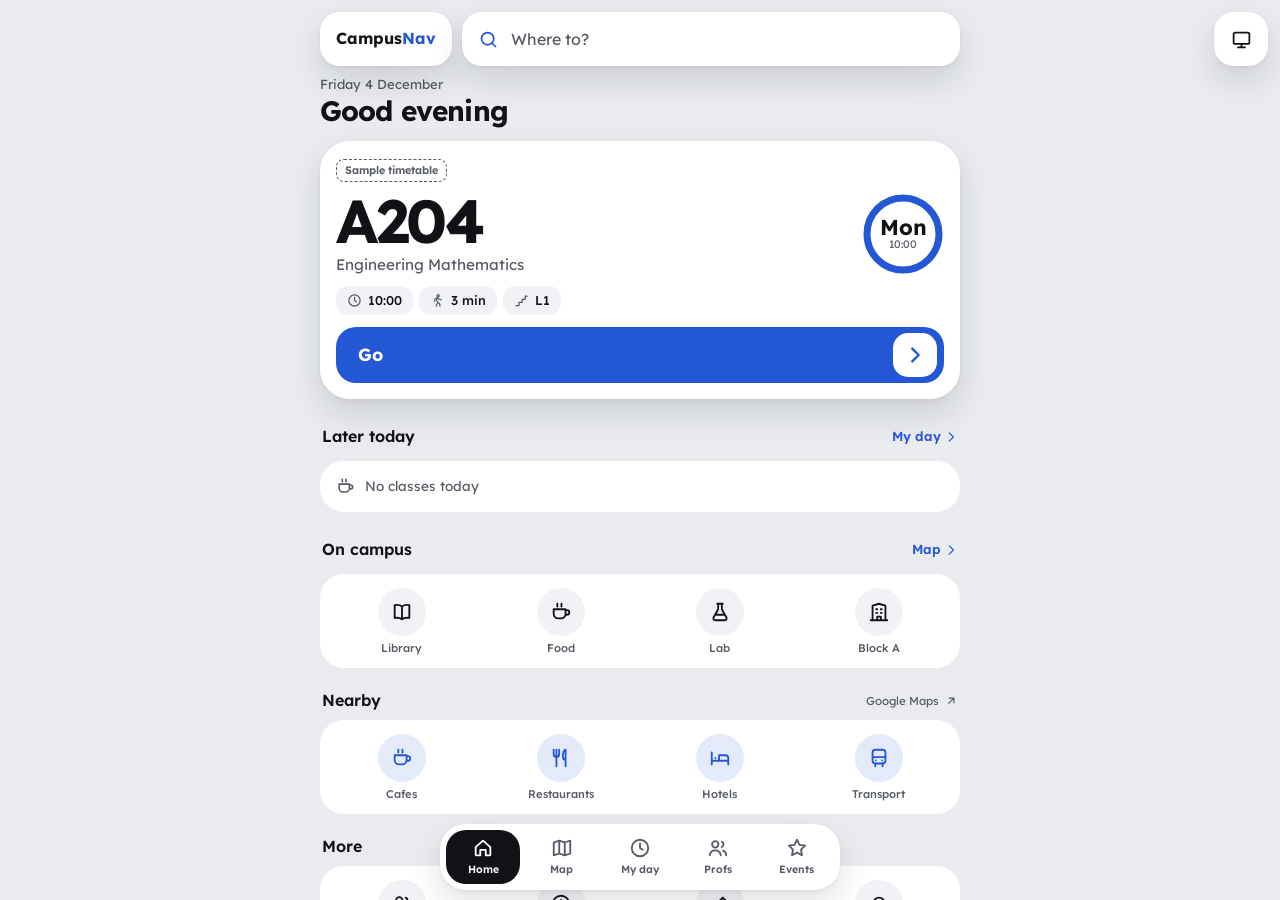
<file: index.html>
<!doctype html>
<html lang="en">
<head>
    <meta charset="utf-8">
    <meta name="viewport" content="width=device-width, initial-scale=1, viewport-fit=cover">
    <title>CampusNav</title>
    <meta name="description" content="Your next class, the way to it, your timetable and what is on at campus.">
    <meta name="theme-color" content="#ffffff">
    <script>
        /* Apply the theme before the first paint. No saved choice means "follow the phone".
           The storage key is the one the main app uses, so a choice carries across. */
        (function () {
            var saved = null;
            try { saved = localStorage.getItem("campusnav-theme"); } catch (e) {}
            if (saved === "light" || saved === "dark") document.documentElement.dataset.theme = saved;
        })();
    </script>
    <meta name="apple-mobile-web-app-capable" content="yes">
    <meta name="mobile-web-app-capable" content="yes">
    <meta name="apple-mobile-web-app-title" content="CampusNav">
    <link rel="manifest" href="manifest.webmanifest">
    <link rel="icon" href="icon.svg" type="image/svg+xml">
    <!-- To do before release: self-host this font and the photo reader in app/scan.js. -->
    <link rel="preconnect" href="https://fonts.googleapis.com">
    <link rel="preconnect" href="https://fonts.gstatic.com" crossorigin>
    <link rel="stylesheet" href="https://fonts.googleapis.com/css2?family=Lexend:wght@400;500;600;700&display=swap">
    <link rel="stylesheet" href="app/app.css?v=12">
</head>
<body>
    <noscript><p style="padding:24px">CampusNav needs JavaScript to show the map and your classes.</p></noscript>
    <div class="app" id="app">

        <!-- the map is always the ground of the app -->
        <div class="stage">
            <svg id="map" role="img" aria-label="Campus map"></svg>

            <header class="top">
                <a class="logo" href="#home" title="Home">Campus<span>Nav</span></a>
                <form class="search" id="search" role="search">
                    <svg aria-hidden="true"><use href="#i-search" /></svg>
                    <input id="q" type="search" placeholder="Where to?" aria-label="Find a room or place"
                        autocomplete="off" enterkeyhint="go">
                </form>
                <ul class="results" id="results" aria-label="Matching places" hidden></ul>
            </header>
        </div>

        <div class="banner" id="banner" aria-live="polite" hidden></div>

        <main class="sheet" id="sheet"></main>

        <button type="button" class="recenter" id="recenter" aria-label="Recentre the map" title="Recentre the map" hidden>
            <svg aria-hidden="true"><use href="#i-target" /></svg>
        </button>

        <div class="toast" id="toast" role="status" hidden></div>

        <div class="theme">
            <button type="button" class="theme-btn" id="themeBtn" title="Theme" aria-expanded="false" aria-controls="themeMenu">
                <svg aria-hidden="true"><use id="themeIcon" href="#i-auto" /></svg>
            </button>
            <div class="theme-menu" id="themeMenu" role="group" aria-label="Theme" hidden>
                <button type="button" data-theme-choice="system"><svg aria-hidden="true"><use href="#i-auto" /></svg>System</button>
                <button type="button" data-theme-choice="light"><svg aria-hidden="true"><use href="#i-sun" /></svg>Light</button>
                <button type="button" data-theme-choice="dark"><svg aria-hidden="true"><use href="#i-moon" /></svg>Dark</button>
            </div>
        </div>

        <nav class="tabs" aria-label="Main">
            <a href="#home" data-tab="home"><svg aria-hidden="true"><use href="#i-home" /></svg><span>Home</span></a>
            <a href="#map" data-tab="map"><svg aria-hidden="true"><use href="#i-map" /></svg><span>Map</span></a>
            <a href="#day" data-tab="day"><svg aria-hidden="true"><use href="#i-day" /></svg><span>My day</span></a>
            <a href="#profs" data-tab="profs"><svg aria-hidden="true"><use href="#i-people" /></svg><span>Profs</span></a>
            <a href="#events" data-tab="events"><svg aria-hidden="true"><use href="#i-star" /></svg><span>Events</span></a>
        </nav>
    </div>

    <svg width="0" height="0" style="position:absolute" aria-hidden="true">
        <symbol id="i-home" viewBox="0 0 24 24"><path d="M4 11 12 4l8 7v8a1 1 0 0 1-1 1h-4v-6H9v6H5a1 1 0 0 1-1-1z" /></symbol>
        <symbol id="i-target" viewBox="0 0 24 24"><circle cx="12" cy="12" r="6" /><circle cx="12" cy="12" r="1.500" /><path d="M12 2v4M12 18v4M2 12h4M18 12h4" /></symbol>
        <symbol id="i-info" viewBox="0 0 24 24"><circle cx="12" cy="12" r="9" /><path d="M12 11v6M12 7.500v.500" /></symbol>
        <symbol id="i-edit" viewBox="0 0 24 24"><path d="M4 20h4L19 9l-4-4L4 16zM13 7l4 4" /></symbol>
        <symbol id="i-bell" viewBox="0 0 24 24"><path d="M6 17v-6a6 6 0 0 1 12 0v6l2 2H4zM10 21h4" /></symbol>
        <symbol id="i-alert" viewBox="0 0 24 24"><path d="M12 4 21 20H3zM12 10v4M12 17v.500" /></symbol>
        <symbol id="i-search" viewBox="0 0 24 24"><circle cx="11" cy="11" r="7" /><path d="m20 20-4-4" /></symbol>
        <symbol id="i-map" viewBox="0 0 24 24"><path d="m9 4-6 2v14l6-2 6 2 6-2V4l-6 2zM9 4v14M15 6v14" /></symbol>
        <symbol id="i-day" viewBox="0 0 24 24"><circle cx="12" cy="12" r="9" /><path d="M12 7v5l3 2" /></symbol>
        <symbol id="i-star" viewBox="0 0 24 24"><path d="m12 3 2.700 5.600 6.100.900-4.400 4.300 1 6.100-5.400-2.900-5.400 2.900 1-6.100-4.400-4.300 6.100-.900z" /></symbol>
        <symbol id="i-book" viewBox="0 0 24 24"><path d="M12 6c-2-1.500-5-2-8-1.500v14c3-.500 6 0 8 1.500 2-1.500 5-2 8-1.500v-14c-3-.500-6 0-8 1.500zM12 6v14" /></symbol>
        <symbol id="i-cup" viewBox="0 0 24 24"><path d="M4 9h13v5a5 5 0 0 1-5 5H9a5 5 0 0 1-5-5zM17 10h1.500a2.500 2.500 0 0 1 0 5H17M8 3v3M12.500 3v3" /></symbol>
        <symbol id="i-flask" viewBox="0 0 24 24"><path d="M9 3h6M10 3v6l-5 9a2 2 0 0 0 1.800 3h10.400a2 2 0 0 0 1.800-3l-5-9V3M7.500 15h9" /></symbol>
        <symbol id="i-building" viewBox="0 0 24 24"><path d="M5 21V5l7-2 7 2v16M3 21h18M9 9h1M14 9h1M9 13h1M14 13h1M10 21v-4h4v4" /></symbol>
        <symbol id="i-gate" viewBox="0 0 24 24"><path d="M4 21V8l8-4 8 4v13M9 21v-9M15 21v-9M12 21v-9M4 12h16" /></symbol>
        <symbol id="i-door" viewBox="0 0 24 24"><path d="M5 21V4h14v17M3 21h18M14.500 12.500h.010" /></symbol>
        <symbol id="i-stairs" viewBox="0 0 24 24"><path d="M3 20h5v-5h5v-5h5V5h3" /></symbol>
        <symbol id="i-up" viewBox="0 0 24 24"><path d="M12 20V4M5 11l7-7 7 7" /></symbol>
        <symbol id="i-left" viewBox="0 0 24 24"><path d="M19 20v-7a4 4 0 0 0-4-4H5M10 4 5 9l5 5" /></symbol>
        <symbol id="i-right" viewBox="0 0 24 24"><path d="M5 20v-7a4 4 0 0 1 4-4h10M14 4l5 5-5 5" /></symbol>
        <symbol id="i-flag" viewBox="0 0 24 24"><path d="M5 21V4M5 4h13l-3 4.500 3 4.500H5" /></symbol>
        <symbol id="i-walk" viewBox="0 0 24 24"><circle cx="13" cy="4.500" r="1.800" /><path d="m10 21 2.500-6-2-3 1-4.500L8 9.500 7 13M11.500 7.500 15 10l3 1M12.500 15l3 2.500.500 3.500" /></symbol>
        <symbol id="i-pin" viewBox="0 0 24 24"><path d="M12 21s-6.500-5.600-6.500-11a6.500 6.500 0 0 1 13 0c0 5.400-6.500 11-6.500 11z" /><circle cx="12" cy="10" r="2.400" /></symbol>
        <symbol id="i-fork" viewBox="0 0 24 24"><path d="M7 3v18M4 3v5a3 3 0 0 0 6 0V3M17 21v-7M17 14c-2 0-3-1-3-4 0-4 1.500-7 3-7z" /></symbol>
        <symbol id="i-bed" viewBox="0 0 24 24"><path d="M3 19V6M3 15h18v4M21 15v-3a3 3 0 0 0-3-3h-7v6M7 12h.010" /></symbol>
        <symbol id="i-bus" viewBox="0 0 24 24"><rect x="5" y="3" width="14" height="15" rx="3" /><path d="M5 11h14M8 18v3M16 18v3M8.500 14.500h.010M15.500 14.500h.010" /></symbol>
        <symbol id="i-out" viewBox="0 0 24 24"><path d="M8 16 17 7M9 7h8v8" /></symbol>
        <symbol id="i-auto" viewBox="0 0 24 24"><rect x="3" y="4" width="18" height="13" rx="2" /><path d="M8 21h8M12 17v4" /></symbol>
        <symbol id="i-sun" viewBox="0 0 24 24"><circle cx="12" cy="12" r="4" /><path d="M12 2v2M12 20v2M2 12h2M20 12h2M5 5l1.500 1.500M17.500 17.500 19 19M5 19l1.500-1.500M17.500 6.500 19 5" /></symbol>
        <symbol id="i-moon" viewBox="0 0 24 24"><path d="M20 14.500A8.500 8.500 0 0 1 9.500 4 8.500 8.500 0 1 0 20 14.500z" /></symbol>
        <symbol id="i-people" viewBox="0 0 24 24"><circle cx="9" cy="8" r="3.500" /><path d="M3 20c.500-3.800 3-5.500 6-5.500s5.500 1.700 6 5.500M16 5a3.200 3.200 0 0 1 0 6M17.500 14.800c2 .600 3.200 2.300 3.500 5.200" /></symbol>
        <symbol id="i-camera" viewBox="0 0 24 24"><path d="M4 8h3l2-3h6l2 3h3a1 1 0 0 1 1 1v9a1 1 0 0 1-1 1H4a1 1 0 0 1-1-1V9a1 1 0 0 1 1-1z" /><circle cx="12" cy="13" r="3.500" /></symbol>
        <symbol id="i-check" viewBox="0 0 24 24"><path d="m5 12.500 4.500 4.500L19 7.500" /></symbol>
        <symbol id="i-mail" viewBox="0 0 24 24"><rect x="3" y="5" width="18" height="14" rx="2" /><path d="m4 7 8 6 8-6" /></symbol>
        <symbol id="i-back" viewBox="0 0 24 24"><path d="M15 5l-7 7 7 7" /></symbol>
        <symbol id="i-next" viewBox="0 0 24 24"><path d="m9 5 7 7-7 7" /></symbol>
        <symbol id="i-close" viewBox="0 0 24 24"><path d="M6 6l12 12M18 6 6 18" /></symbol>
    </svg>

    <script src="utils.js?v=2"></script>
    <script src="campusData.js?v=3"></script>
    <script src="timetableData.js?v=2"></script>
    <script src="eventsData.js?v=3"></script>
    <script src="app/routing.js?v=1"></script>
    <script src="app/parser.js?v=4"></script>
    <script src="app/scan.js?v=7"></script>
    <script src="app/professors.js?v=1"></script>
    <script src="app/profs.js?v=4"></script>
    <script src="app/map3d.js?v=5"></script>
    <script src="app/lists.js?v=2"></script>
    <script src="app/groups.js?v=2"></script>
    <script src="app/info.js?v=2"></script>
    <script src="app/admin.js?v=3"></script>
    <script src="app/theme.js?v=1"></script>
    <script src="app/app.js?v=14"></script>
</body>
</html>
</file>
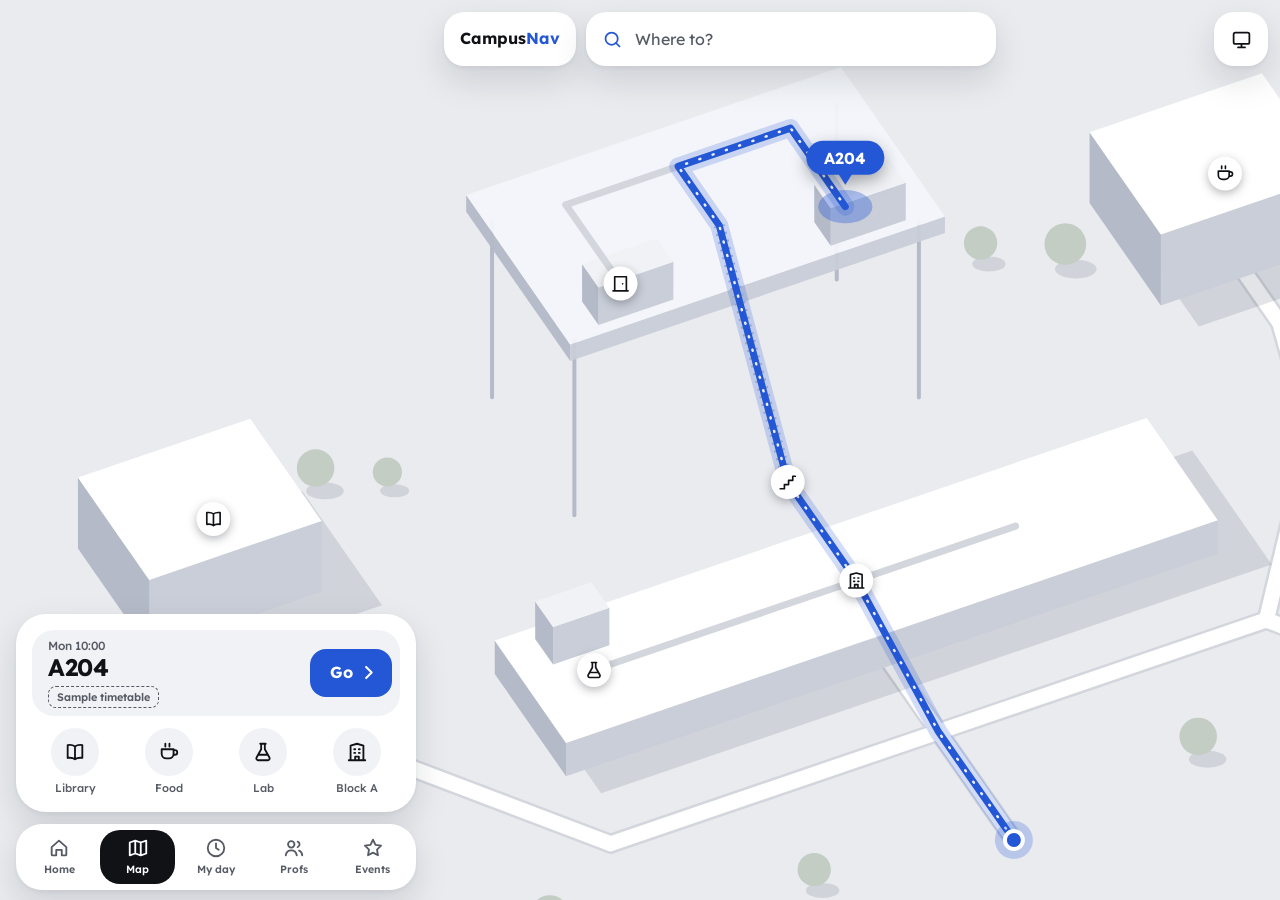
<file: v2/index.html>
<!DOCTYPE html>
<html lang="en">
<head>
    <meta charset="UTF-8">
    <meta name="viewport" content="width=device-width, initial-scale=1">
    <title>CampusNav | Map</title>
    <script src="../redirect.js" data-page="v2" data-base="../"></script>
</head>
<body>
    <p><a href="../index.html#map">Open Map in CampusNav</a></p>
</body>
</html>
</file>
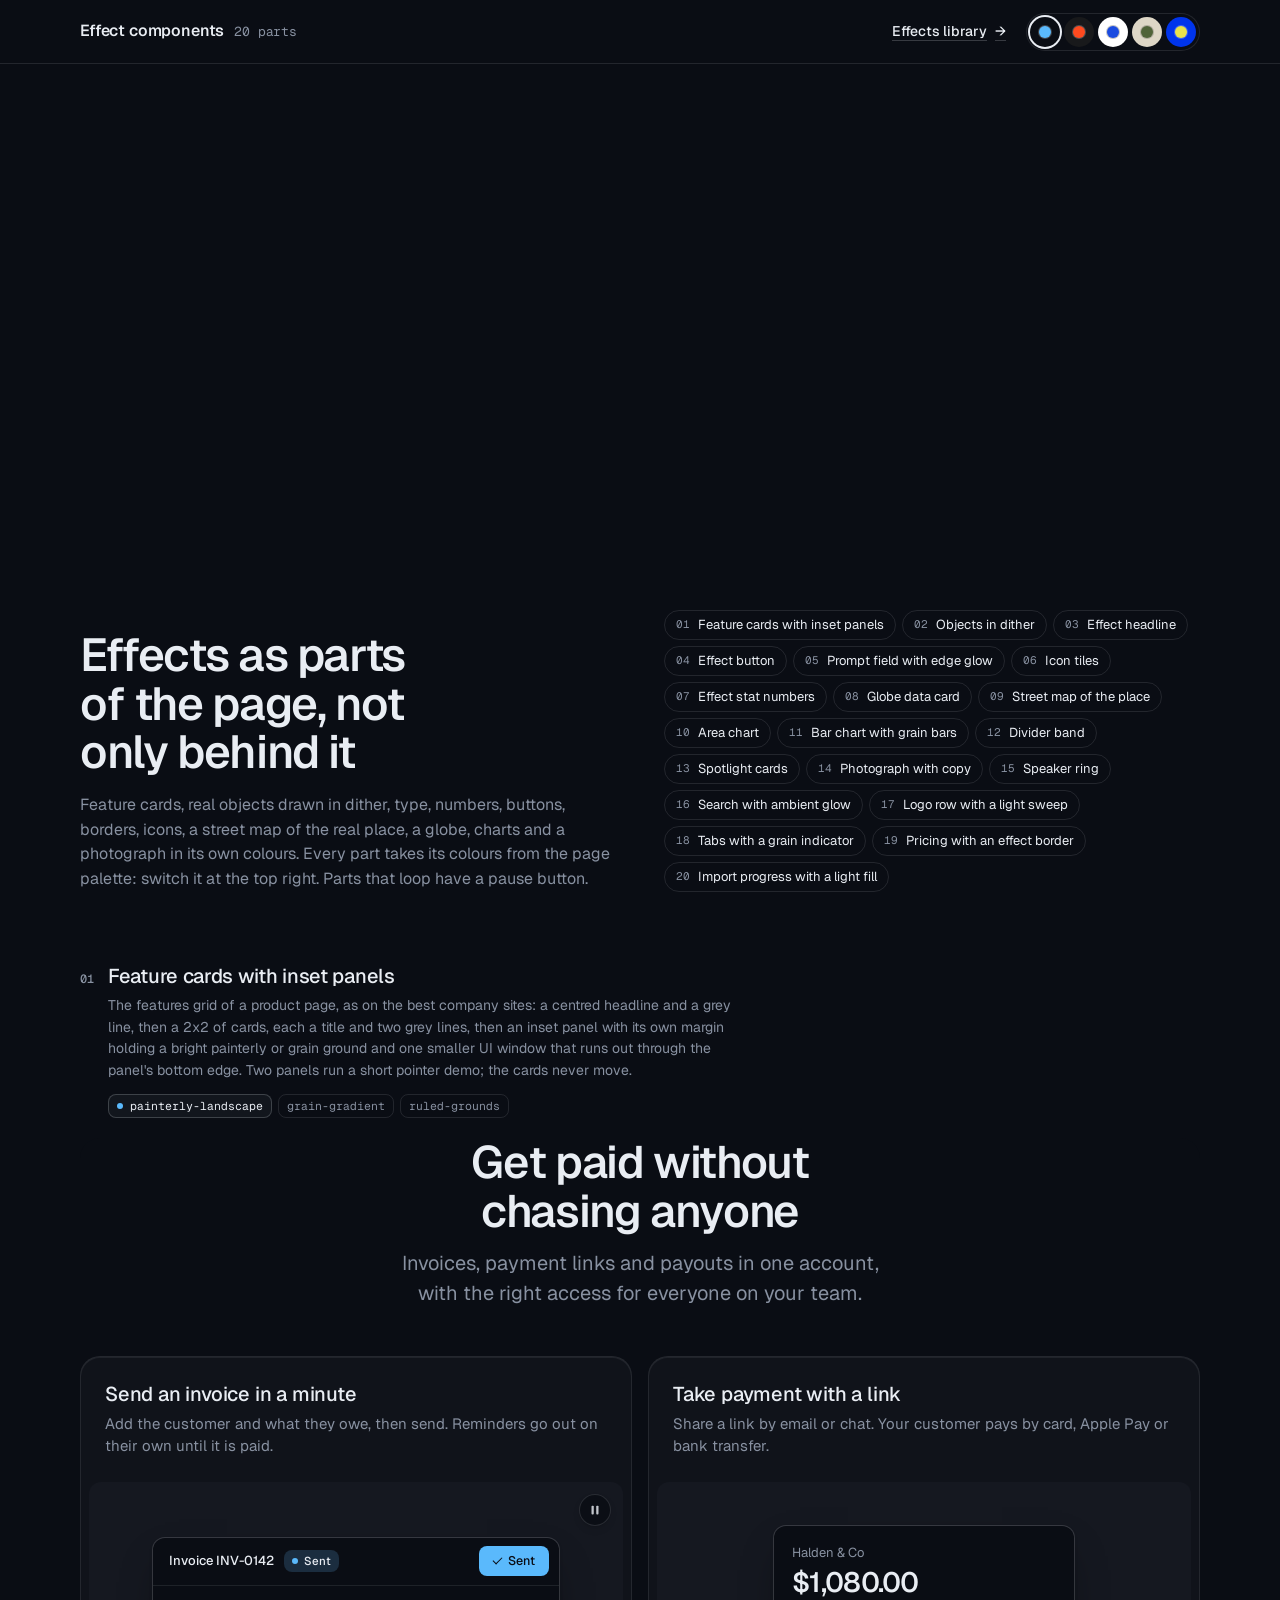
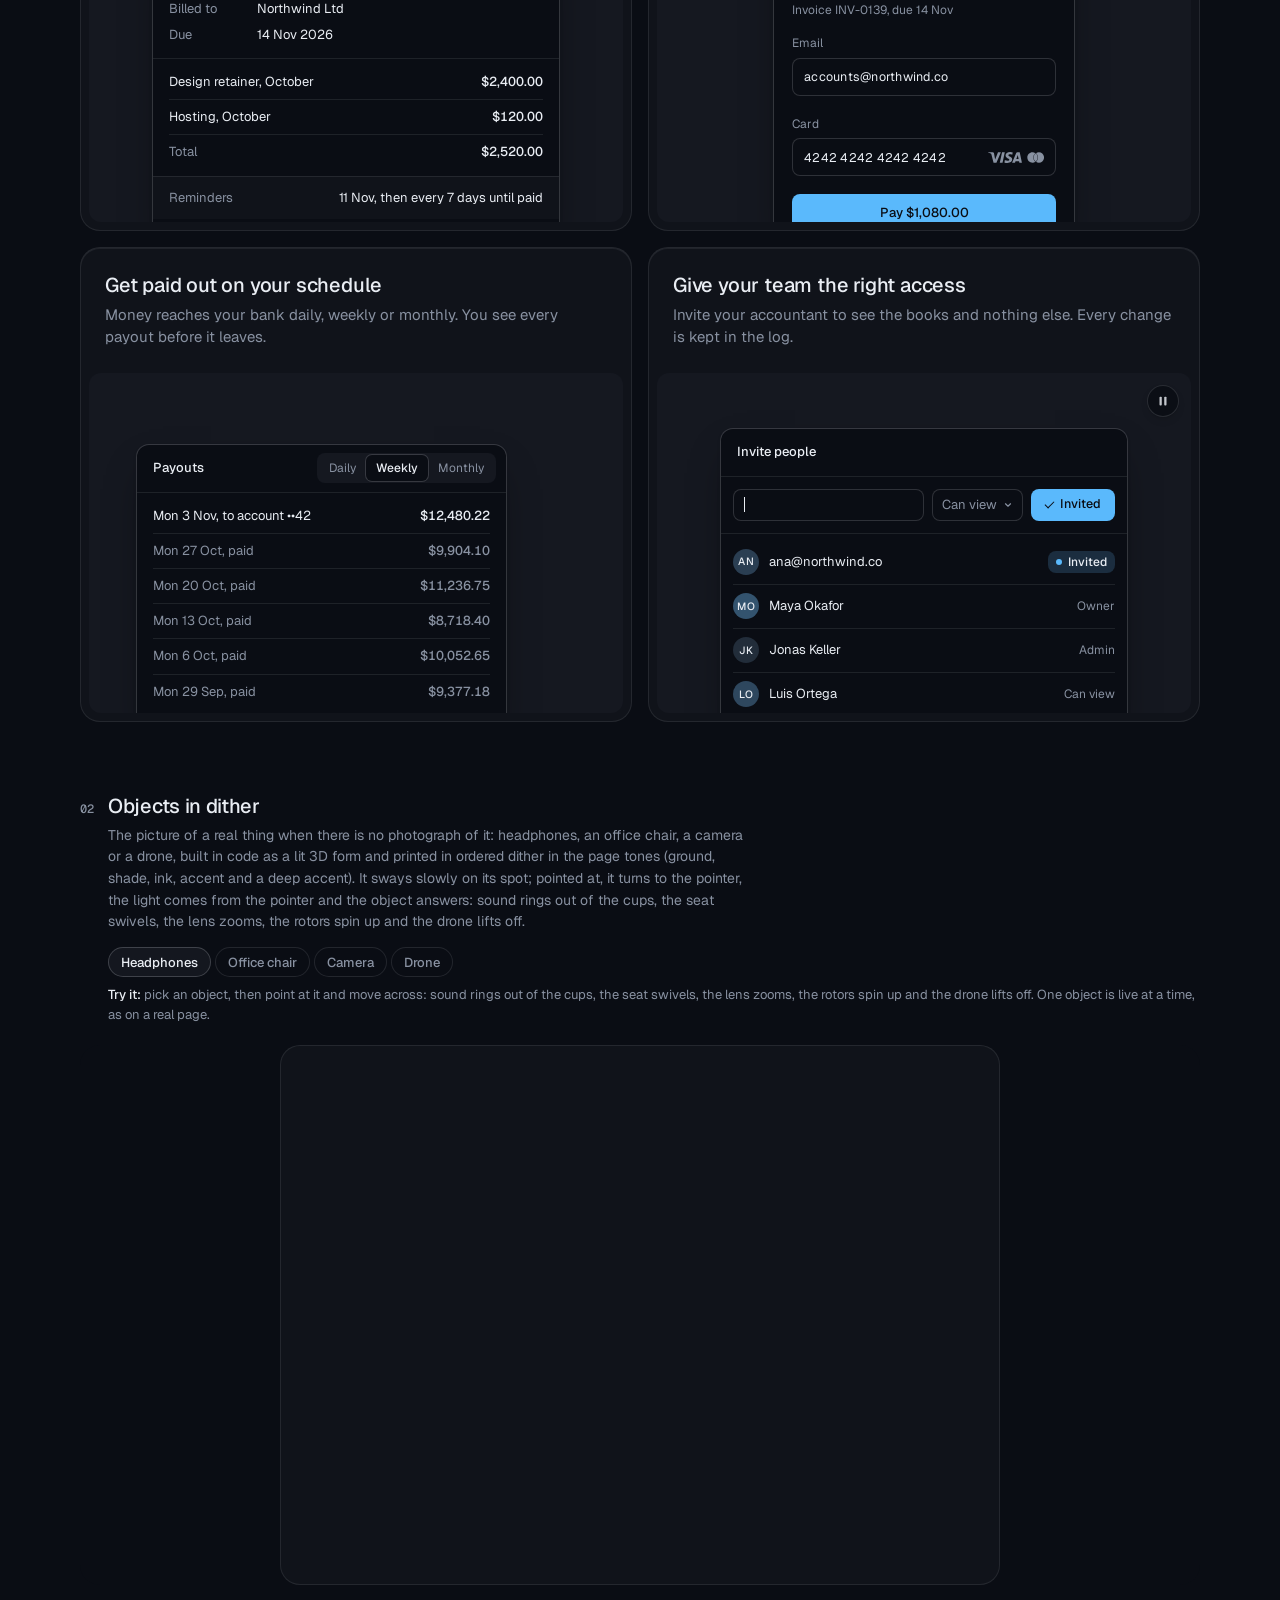
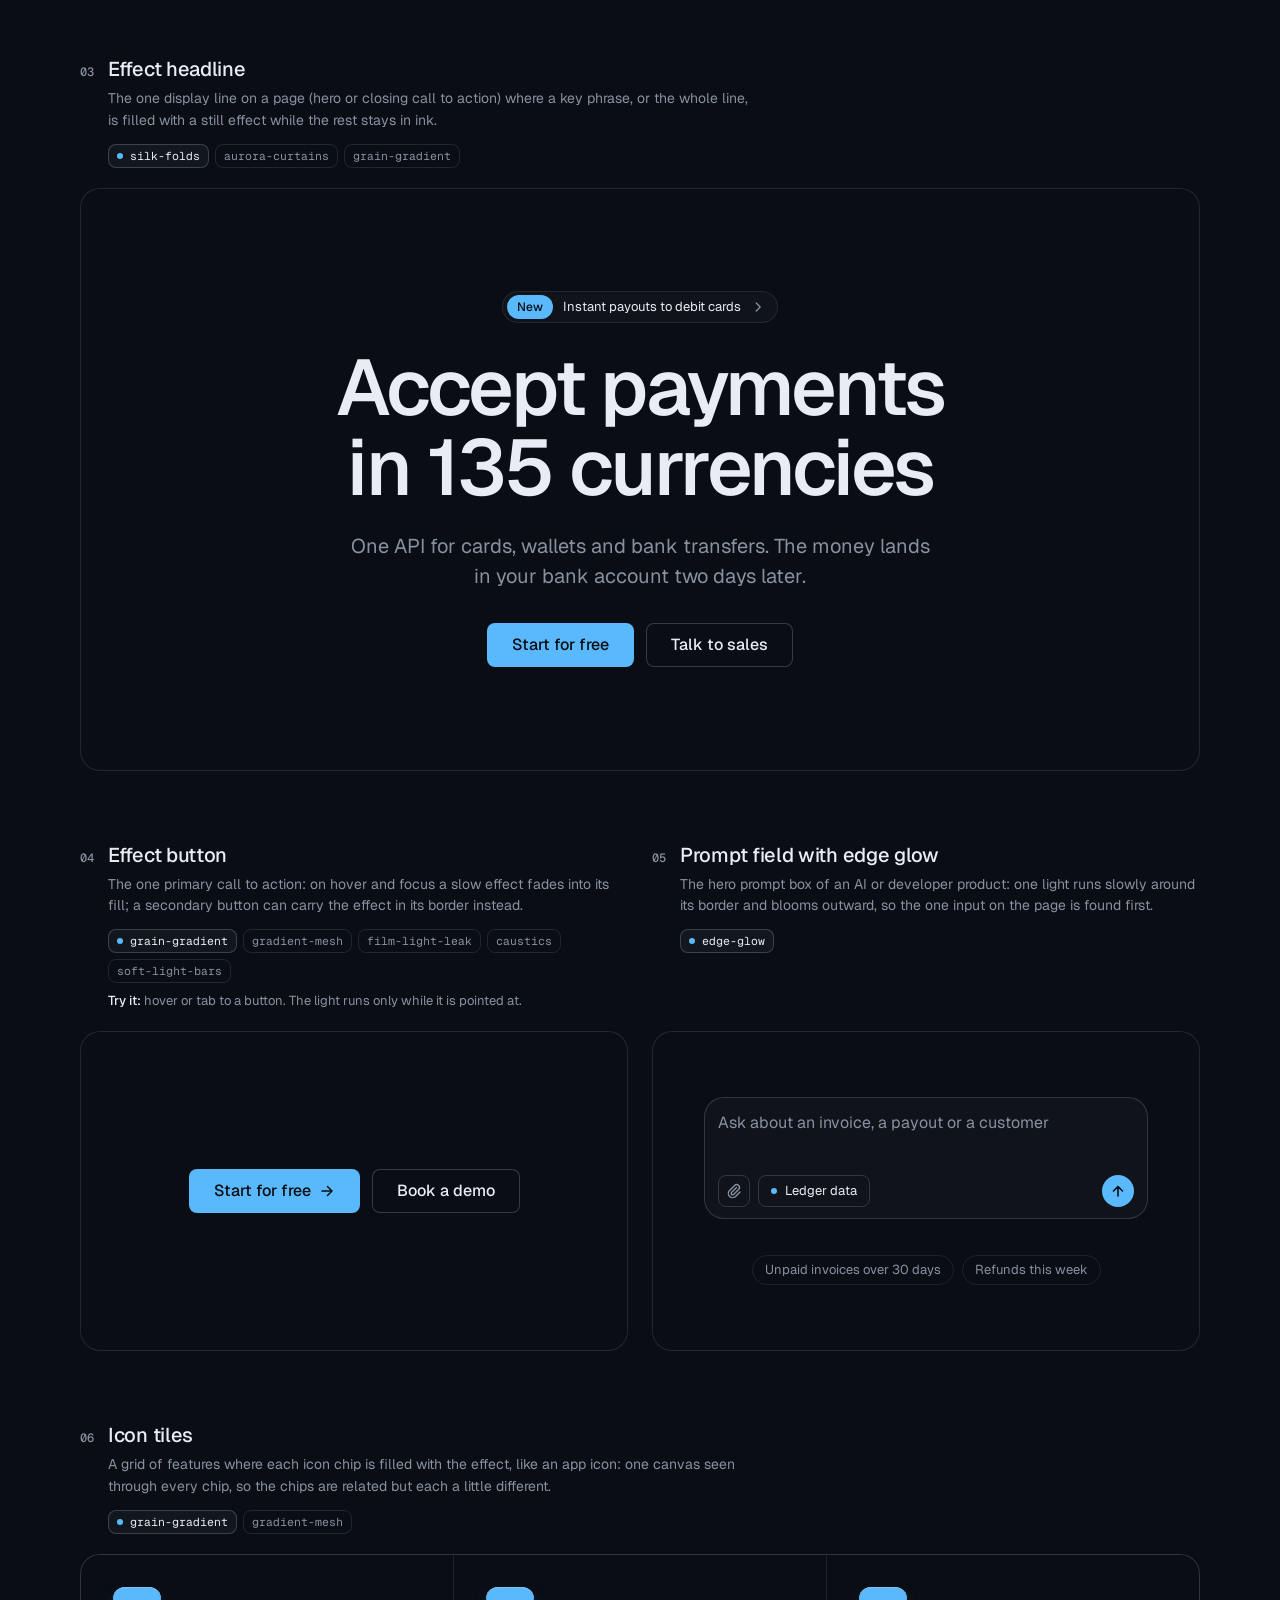
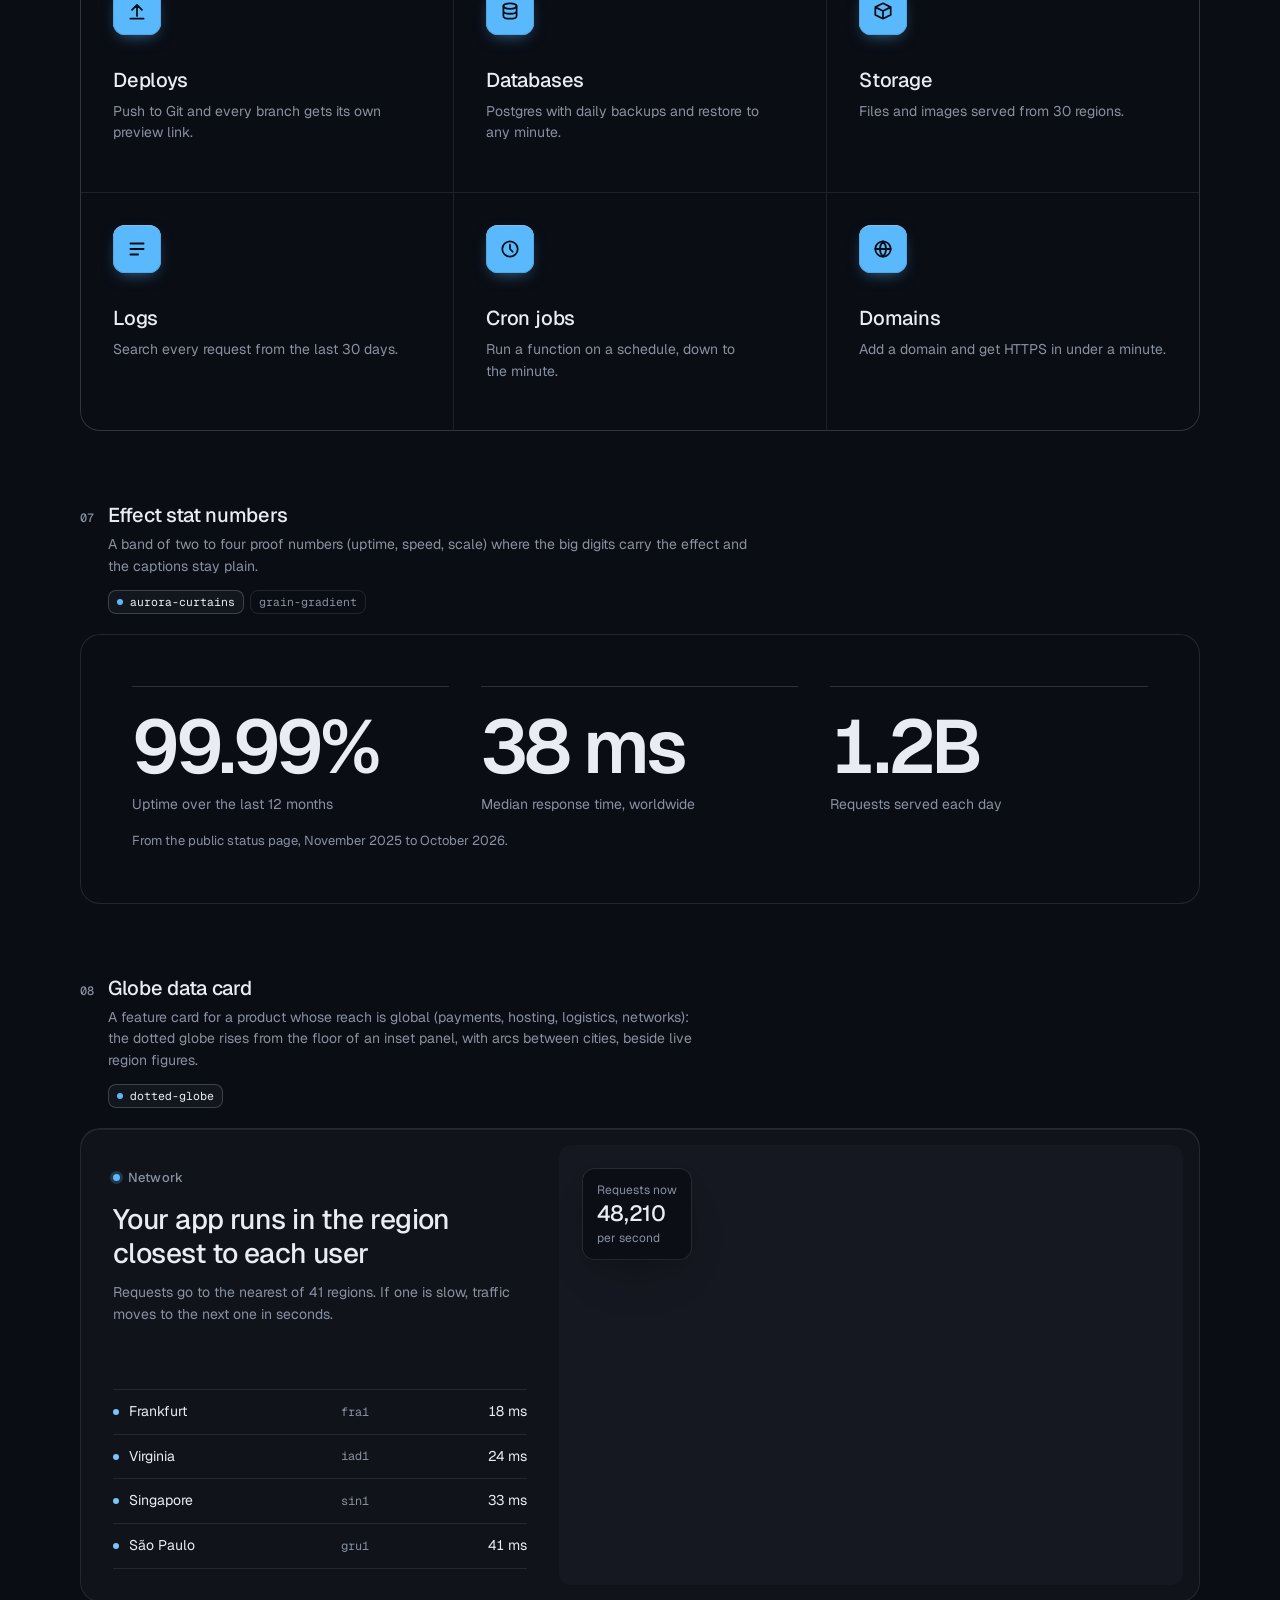
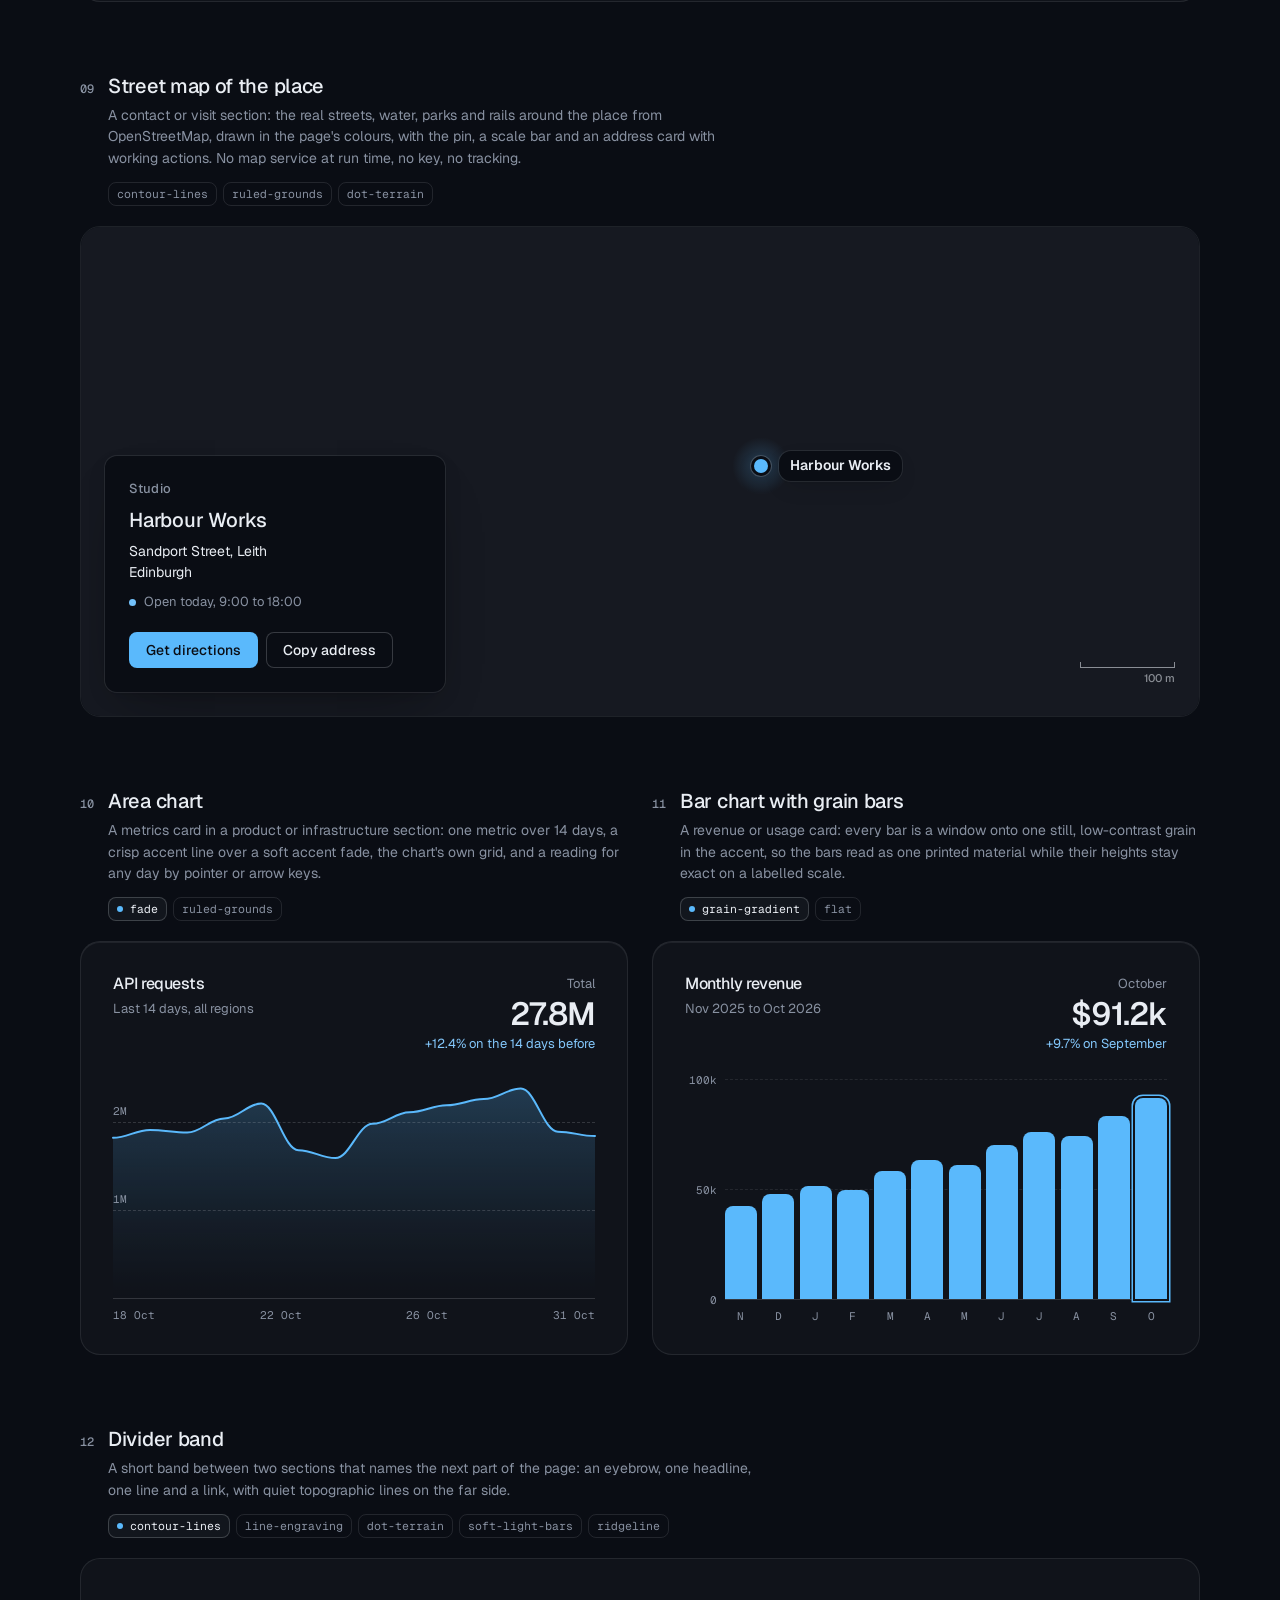
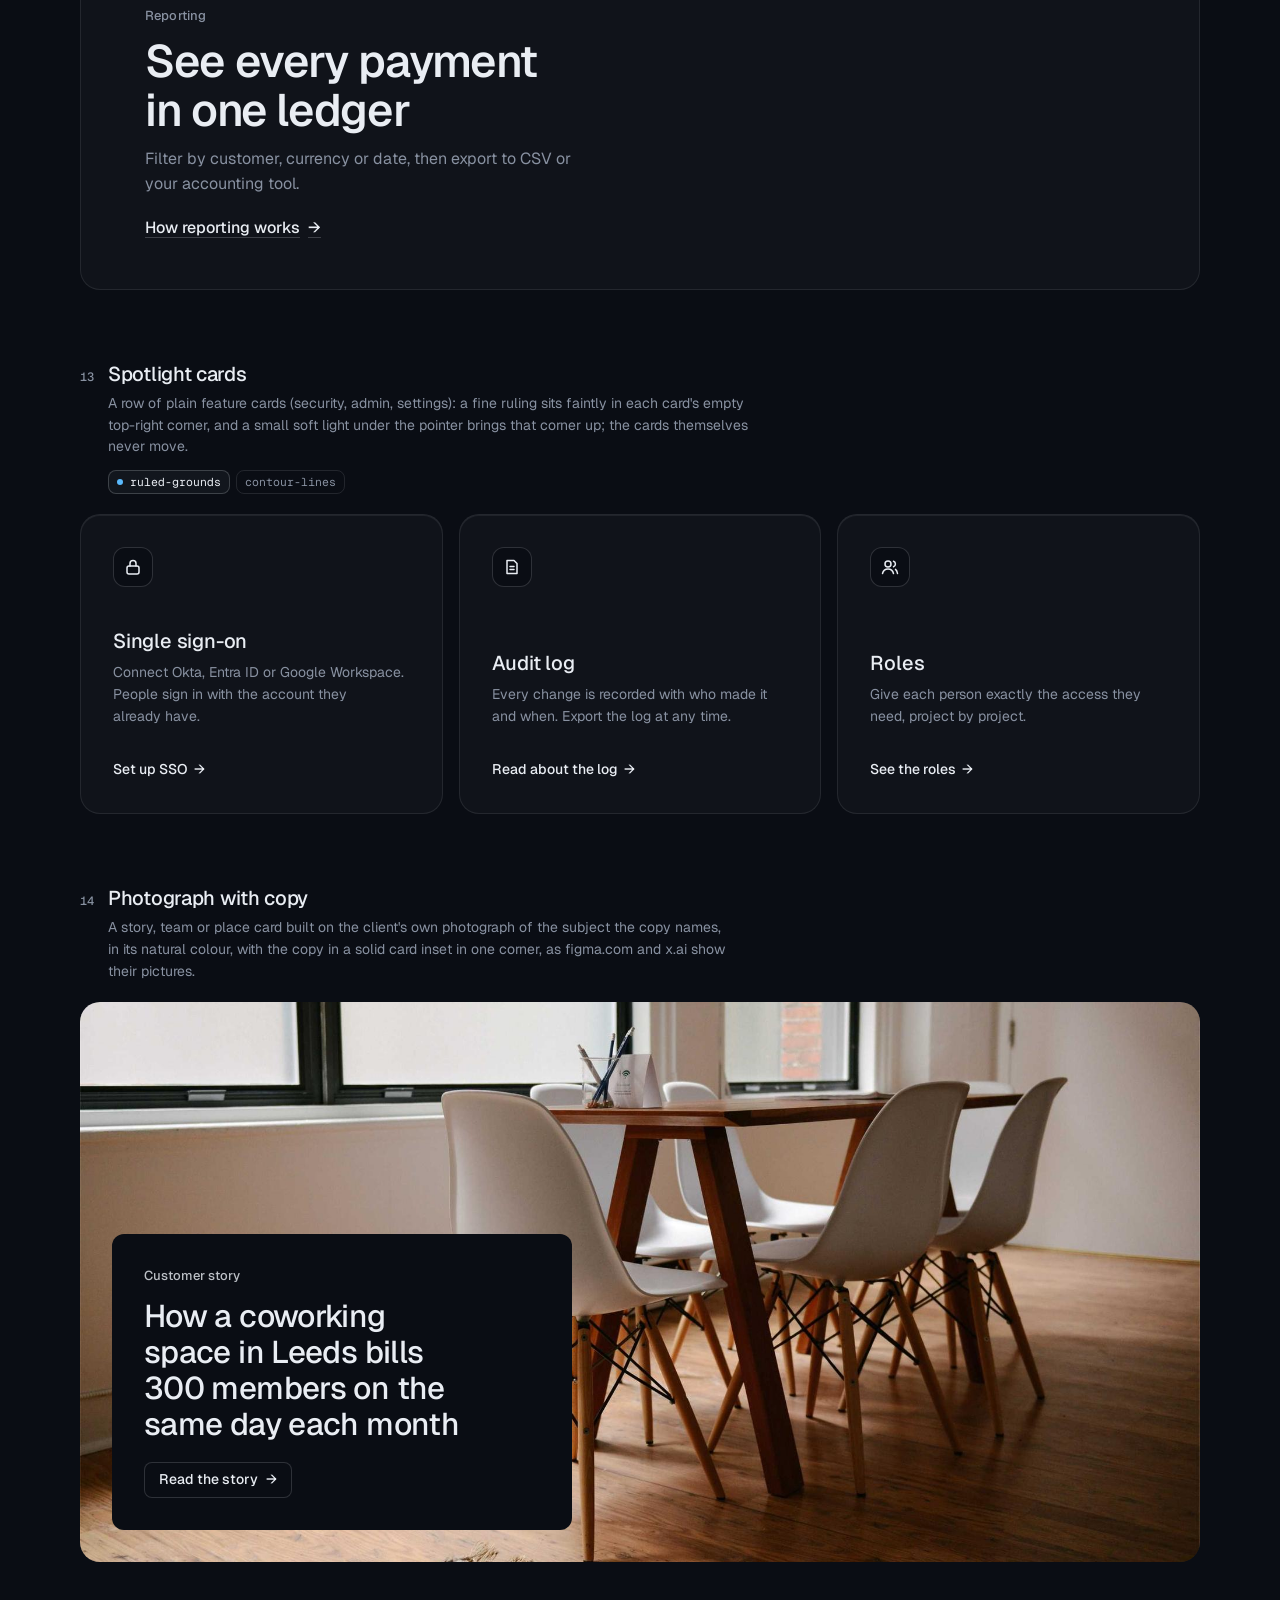
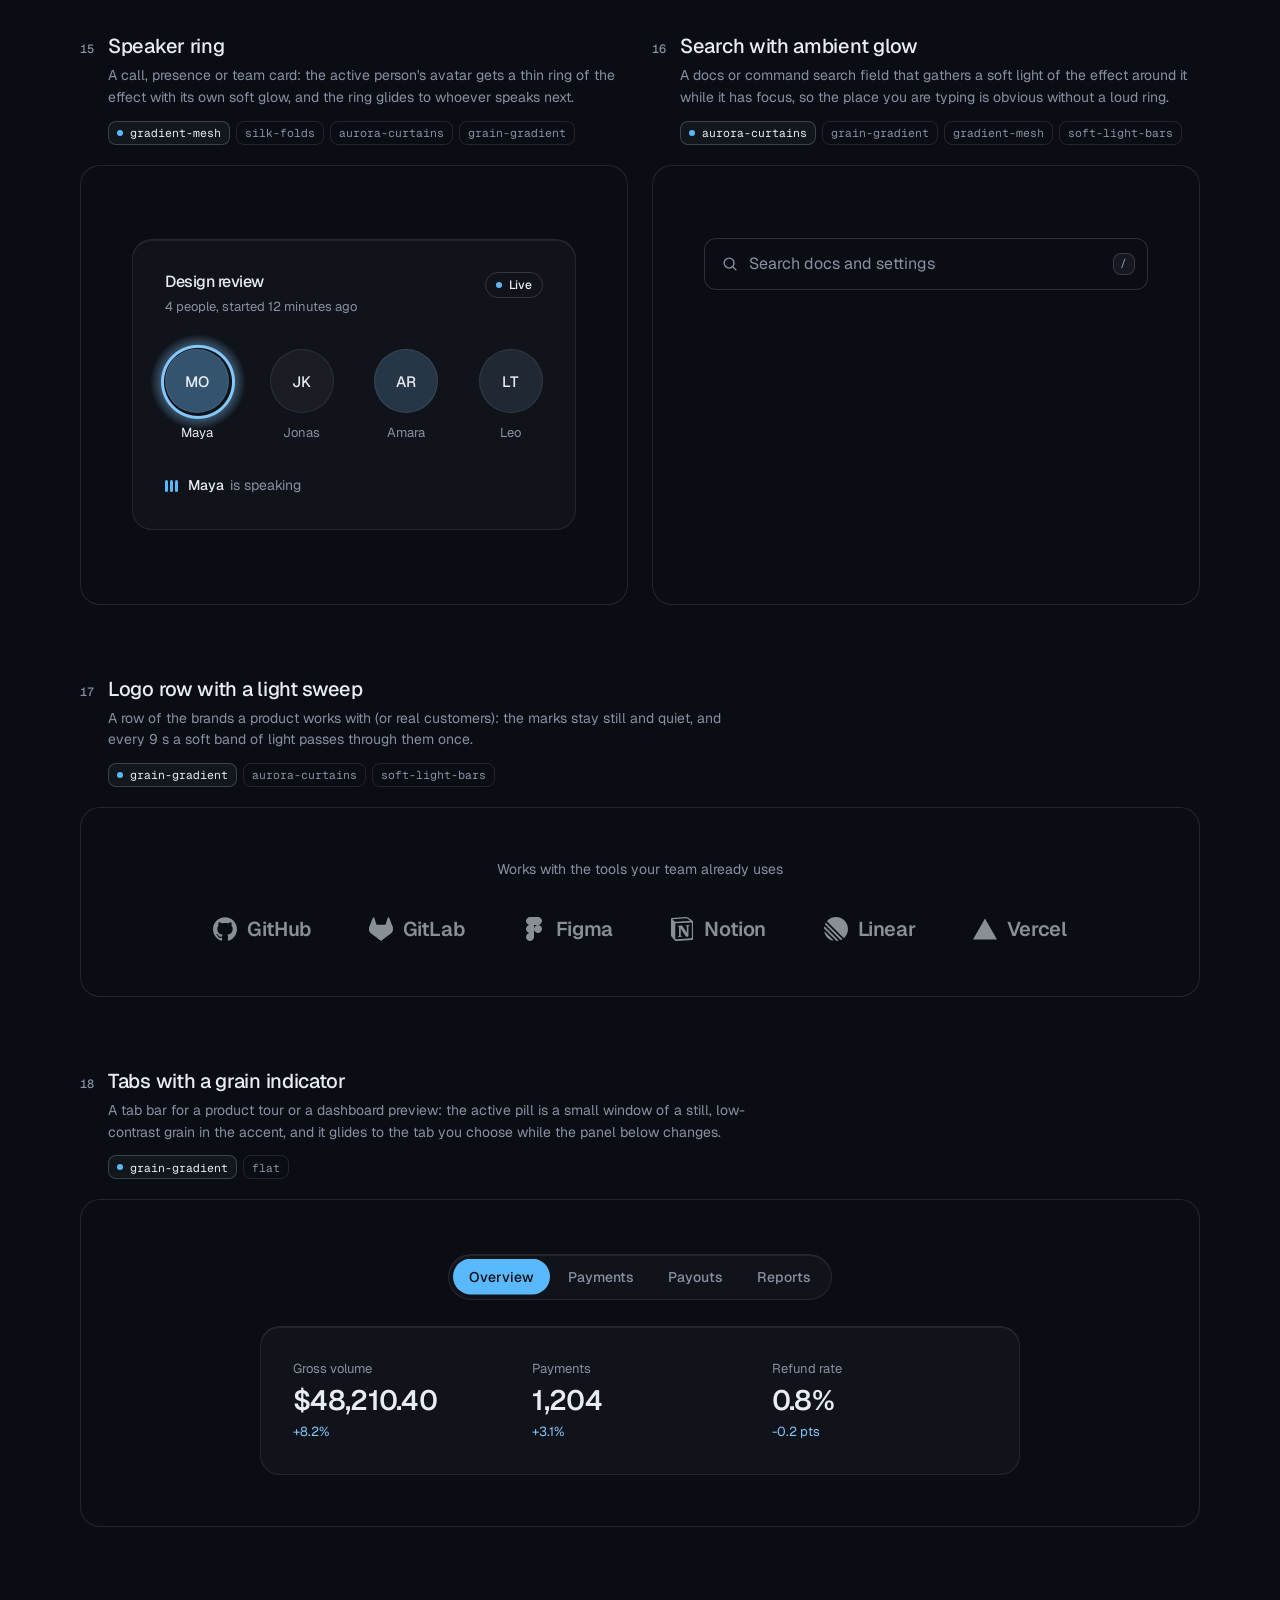
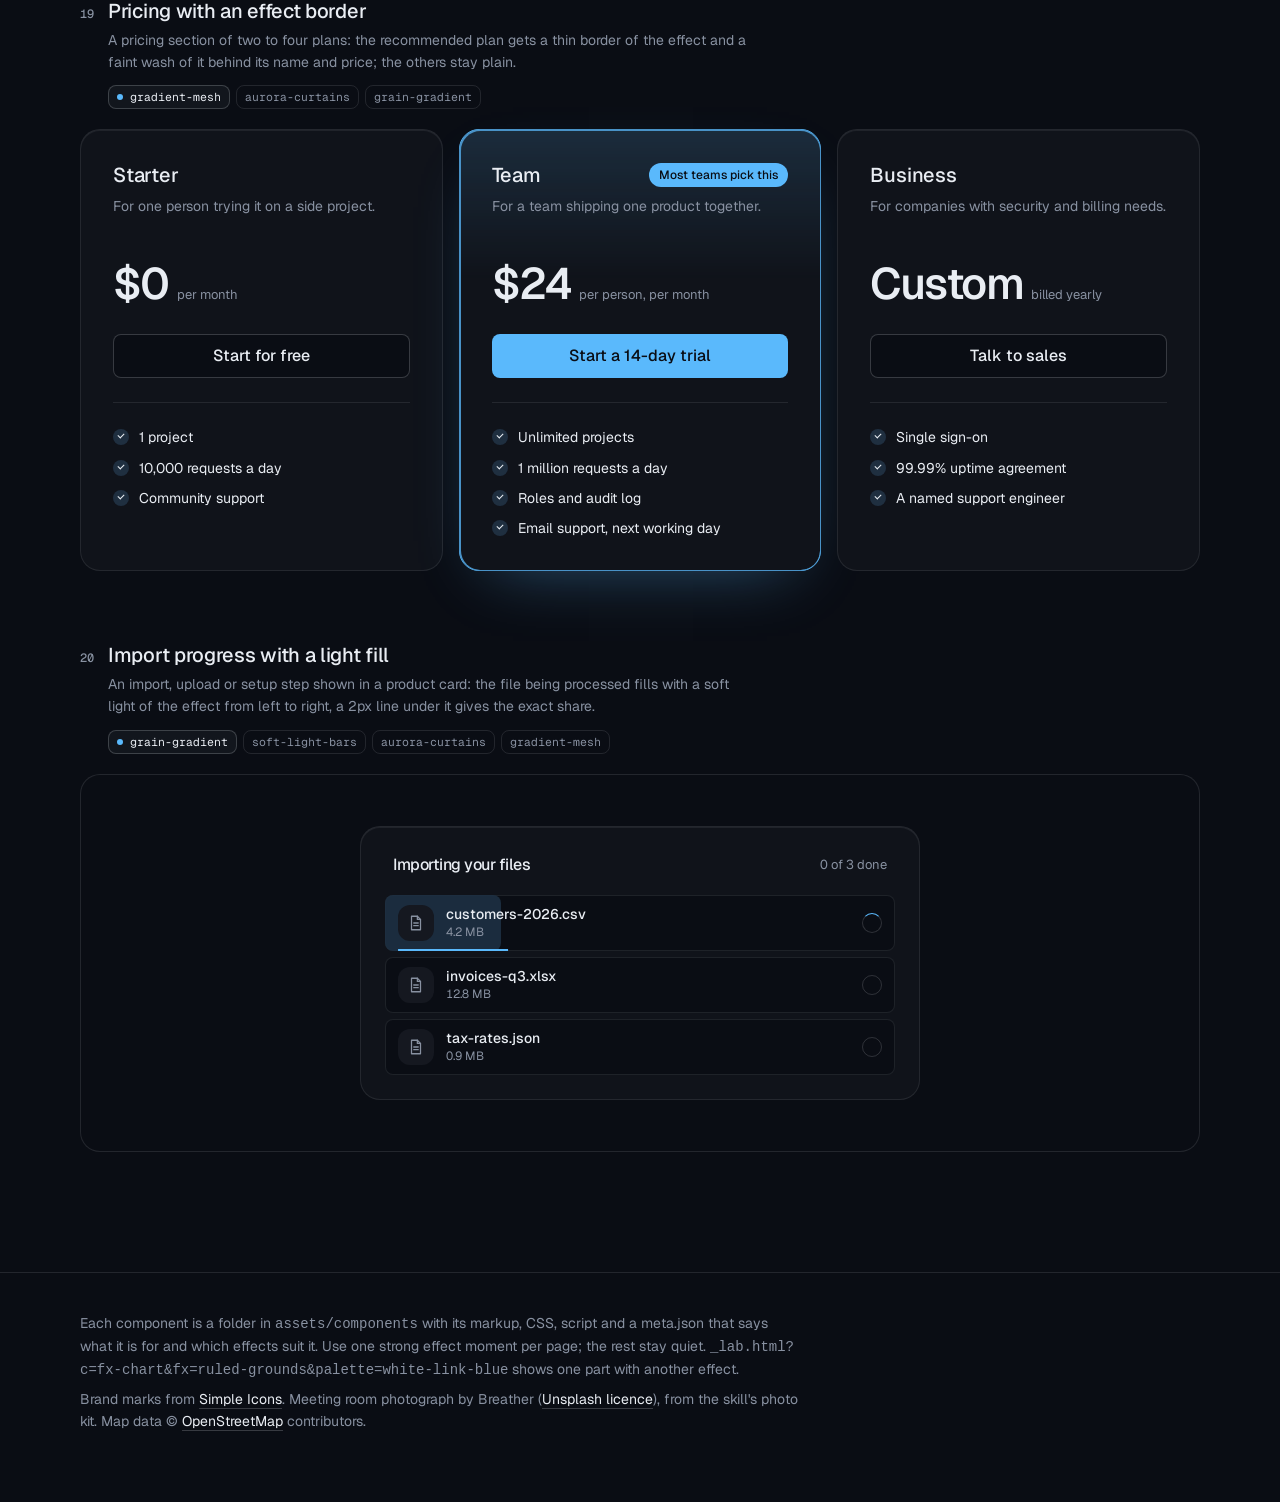
<file: .claude/skills/design-taste-frontend/assets/components/index.html>
<!doctype html>
<html lang="en" data-radius="soft">
<head>
<script>window.__tpGlMax = 16;   /* a gallery shows many live effects at once; a page of a site keeps the default 4 (fx.js) */</script>
<meta charset="utf-8">
<meta name="viewport" content="width=device-width, initial-scale=1">
<title>Effect components</title>
<link rel="preconnect" href="https://fonts.googleapis.com">
<link rel="preconnect" href="https://fonts.gstatic.com" crossorigin>
<link href="https://fonts.googleapis.com/css2?family=Geist:wght@100..900&family=Geist+Mono:wght@400..600&display=swap" rel="stylesheet">
<link rel="stylesheet" href="../system.css">
<link rel="stylesheet" href="./base.css">
<style>
  :root {
    --font-display: "Geist", system-ui, sans-serif;
    --font-text: "Geist", system-ui, sans-serif;
    --font-mono: "Geist Mono", ui-monospace, monospace;
    --display-weight: 560;
    --display-tracking: -0.03em;
    --container: 1200px;
  }
  body { min-height: 100vh; }
  .top {
    position: sticky; top: 0; z-index: 50; height: 64px; background: var(--bg);
    border-bottom: 1px solid var(--line);
  }
  .top .container { height: 100%; display: flex; align-items: center; justify-content: space-between; gap: 16px; }
  .brand { display: flex; align-items: center; gap: 10px; font-weight: 560; letter-spacing: -0.01em; }
  .brand small { font: 400 13px/1 var(--font-mono); color: var(--muted); }
  .top nav { display: flex; align-items: center; gap: 20px; }
  .top nav a.link { font-size: 14px; }
  .swatches { display: flex; gap: 4px; padding: 3px; border: 1px solid var(--line); border-radius: 999px; background: var(--bg); }
  .swatches button {
    width: 30px; height: 30px; border-radius: 999px; border: 0; padding: 0; cursor: pointer; position: relative;
    background: var(--sw-bg);
  }
  .swatches button::after {
    content: ""; position: absolute; inset: 9px; border-radius: 999px; background: var(--sw-accent);
    box-shadow: 0 0 0 1px color-mix(in oklab, var(--sw-ink) 25%, transparent);
  }
  .swatches button[aria-pressed="true"] { box-shadow: 0 0 0 2px var(--ink); }
  .swatches button:focus-visible { outline-offset: 3px; }

  .intro { padding-block: 64px 40px; display: grid; grid-template-columns: minmax(0, 6fr) minmax(0, 6fr); gap: 48px; align-items: end; }
  .intro h1 { font-size: clamp(34px, 2.2vw + 18px, 52px); line-height: 1.05; max-width: 15ch; }
  .intro p { margin-top: 16px; color: var(--muted); font-size: var(--t-body); line-height: 1.55; max-width: 52ch; }
  .index { display: flex; flex-wrap: wrap; gap: 6px; justify-content: flex-start; }
  @media (max-width: 1023px) { .intro { grid-template-columns: minmax(0, 1fr); gap: 28px; } }
  .index a {
    display: inline-flex; align-items: center; gap: 8px; height: 30px; padding: 0 11px; border-radius: 999px;
    border: 1px solid var(--line); font-size: 13px; color: var(--ink);
    transition: border-color var(--dur) var(--ease), background-color var(--dur) var(--ease);
  }
  .index a span { font-family: var(--font-mono); font-size: 11px; color: var(--muted); }
  .index a:hover { border-color: var(--line-strong); background: color-mix(in oklab, var(--ink) 4%, var(--bg)); }

  /* every part spans two rows of the list (its notes, its stage) as a subgrid, so the two parts of a
     half-width pair share one notes height and one stage height: their stages start and end level */
  .list { display: grid; grid-template-columns: repeat(2, minmax(0, 1fr)); column-gap: 24px; row-gap: 0; padding-bottom: 120px; }
  .sc { grid-column: 1 / -1; grid-row: span 2; display: grid; grid-template-rows: subgrid; row-gap: 20px; min-width: 0; scroll-margin-top: 88px; padding-top: 72px; }
  .sc:first-child { padding-top: 0; }
  .sc.is-half { grid-column: auto; }
  .sc.is-half .sc__stage:not(.is-center) { display: grid; }
  .sc__meta { display: grid; grid-template-columns: auto 1fr; column-gap: 14px; row-gap: 6px; align-items: baseline; align-content: start; }
  .sc__note { grid-column: 2; margin: 2px 0 0; font-size: 13px; color: var(--muted); }
  .sc__note::before { content: "Try it: "; color: var(--ink); font-weight: 500; }
  .sc__no { font: 500 12px/1 var(--font-mono); color: var(--muted); padding-top: 2px; }
  .sc__name { font: 500 20px/1.25 var(--font-text); letter-spacing: -0.015em; margin: 0; }
  .sc__for { grid-column: 2; color: var(--muted); font-size: 14px; line-height: 1.55; max-width: 72ch; margin: 0; }
  .sc__fx { grid-column: 2; display: flex; flex-wrap: wrap; gap: 6px; margin-top: 6px; }
  .sc__fx li {
    font: 400 11.5px/1 var(--font-mono); color: var(--muted); height: 24px; display: inline-flex; align-items: center;
    padding: 0 8px; border-radius: var(--r-sm); border: 1px solid var(--line);
  }
  .sc__fx li.is-on { color: var(--ink); border-color: var(--line-strong); background: color-mix(in oklab, var(--ink) 5%, var(--bg)); }
  .sc__fx li.is-on::before { content: ""; width: 6px; height: 6px; border-radius: 99px; background: var(--accent); margin-right: 7px; }
  .sc__stage {
    position: relative; min-width: 0; border: 1px solid var(--line); border-radius: var(--r-lg);
    padding: clamp(20px, 4vw, 56px); background: var(--bg);
  }
  .sc__stage.is-tall { padding-block: clamp(56px, 8vw, 120px); }
  .sc__stage.is-flush { padding: 0; border: 0; }
  .sc__stage.is-center { display: grid; place-items: center; min-height: 320px; }
  /* one object, at a size a page would give it */
  #fx-dither-object .sc__stage { display: grid; justify-items: center; }
  #fx-dither-object .cx-obj { width: min(100%, 720px); }
  .sc__pick { grid-column: 2; display: flex; flex-wrap: wrap; gap: 4px; margin-top: 8px; }
  .sc__pick button {
    height: 30px; padding: 0 12px; border-radius: 999px; border: 1px solid var(--line); background: var(--bg);
    font: 500 13px/1 var(--font-text); color: var(--muted); cursor: pointer;
  }
  .sc__pick button:hover { color: var(--ink); border-color: var(--line-strong); }
  .sc__pick button[aria-pressed="true"] { color: var(--ink); border-color: var(--line-strong); background: color-mix(in oklab, var(--ink) 6%, var(--bg)); }
  /* the search list opens below its field: leave it room inside the frame */
  #fx-search .sc__stage { min-height: 440px; place-items: start center; padding-top: 72px; }
  .sc__stage:empty::after { content: "Loading"; color: var(--muted); font-size: 13px; }

  .foot { border-top: 1px solid var(--line); padding: 40px 0 64px; color: var(--muted); font-size: 14px; }
  .foot p { max-width: 80ch; margin: 0 0 8px; }
  .foot a { color: var(--ink); text-decoration: underline; text-decoration-color: var(--line-strong); text-underline-offset: 4px; }

  @media (max-width: 899px) {
    .list { grid-template-columns: minmax(0, 1fr); }
    .sc.is-half { grid-column: 1 / -1; }
    .top nav a.link { display: none; }
  }
  @media (max-width: 639px) {
    .intro { padding-block: 48px 32px; }
    .sc { padding-top: 48px; }
    .sc__meta { grid-template-columns: 1fr; }
    .sc__no { display: none; }
    .sc__for, .sc__fx, .sc__note, .sc__pick { grid-column: 1; }
    .sc__stage.is-center { min-height: 240px; }
    .brand small { display: none; }
  }
</style>
</head>
<body>
<header class="top">
  <div class="container">
    <div class="brand">Effect components <small id="count"></small></div>
    <nav aria-label="Palette and links">
      <a class="link" href="../effects/gallery.html">Effects library</a>
      <div class="swatches" id="swatches" role="group" aria-label="Page palette"></div>
    </nav>
  </div>
</header>

<main>
  <section class="intro container">
    <div>
      <h1>Effects as parts of the page, not only behind it</h1>
      <p id="lede">Feature cards, real objects drawn in dither, type, numbers, buttons, borders, icons, a street map of the real place, a globe, charts and a photograph in its own colours. Every part takes its colours from the page palette: switch it at the top right. Parts that loop have a pause button.</p>
    </div>
    <nav class="index" id="index" aria-label="Components"></nav>
  </section>
  <div class="container list" id="list"></div>
</main>

<footer class="foot">
  <div class="container">
    <p>Each component is a folder in <code>assets/components</code> with its markup, CSS, script and a meta.json that says what it is for and which effects suit it. Use one strong effect moment per page; the rest stay quiet. <code>_lab.html?c=fx-chart&amp;fx=ruled-grounds&amp;palette=white-link-blue</code> shows one part with another effect.</p>
    <p>Brand marks from <a href="https://simpleicons.org/">Simple Icons</a>. Meeting room photograph by Breather (<a href="https://unsplash.com/photos/DEdM9Vs6s8w">Unsplash licence</a>), from the skill's photo kit. Map data © <a href="https://www.openstreetmap.org/copyright">OpenStreetMap</a> contributors.</p>
  </div>
</footer>

<script type="module">
  import fx from '../effects/fx.js';

  // component id, layout and stage style, in page order
  const COMPONENTS = [
    { id: 'fx-feature-card', stage: 'is-flush' },
    { id: 'fx-dither-object', stage: 'is-flush', note: 'pick an object, then point at it and move across: sound rings out of the cups, the seat swivels, the lens zooms, the rotors spin up and the drone lifts off. One object is live at a time, as on a real page.' },
    { id: 'fx-headline', stage: 'is-tall' },
    { id: 'fx-button', half: true, stage: 'is-center', note: 'hover or tab to a button. The light runs only while it is pointed at.' },
    { id: 'fx-prompt', half: true, stage: 'is-center' },
    { id: 'fx-icon-tiles', stage: 'is-flush' },
    { id: 'fx-stat' },
    { id: 'fx-globe', stage: 'is-flush' },
    { id: 'fx-map', stage: 'is-flush' },
    { id: 'fx-chart', half: true, stage: 'is-flush' },
    { id: 'fx-bars', half: true, stage: 'is-flush' },
    { id: 'fx-band', stage: 'is-flush' },
    { id: 'fx-spotlight', stage: 'is-flush' },
    { id: 'fx-photo', stage: 'is-flush' },
    { id: 'fx-avatar', half: true, stage: 'is-center' },
    { id: 'fx-search', half: true, stage: 'is-center' },
    { id: 'fx-logos' },
    { id: 'fx-tabs' },
    { id: 'fx-pricing', stage: 'is-flush' },
    { id: 'fx-progress', stage: 'is-center' },
  ];

  const PALETTES = [
    { id: 'blue-black-cornflower', name: 'Night, cornflower', bg: '#0a0d14', surface: '#131824', ink: '#e9edf3', muted: '#8891a1', accent: '#5ab9fc', accentInk: '#0a0d14' },
    { id: 'graphite-safety-orange', name: 'Graphite, orange', bg: '#18191b', surface: '#222427', ink: '#eff0f1', muted: '#9c9ea3', accent: '#ff4a1f', accentInk: '#18191b' },
    { id: 'white-link-blue', name: 'White, blue', bg: '#ffffff', surface: '#f4f4f4', ink: '#111111', muted: '#6b6b6b', accent: '#1a4be0', accentInk: '#ffffff' },
    { id: 'moss-sand', name: 'Sand, moss', bg: '#ddd6c6', surface: '#d2cab8', ink: '#2a2a26', muted: '#59574e', accent: '#4f6238', accentInk: '#ffffff' },
    { id: 'cobalt-field', name: 'Cobalt field', bg: '#0034eb', surface: '#002fd6', ink: '#ffffff', muted: '#dfe4f2', accent: '#e9e34a', accentInk: '#111111' },
  ];

  const q = new URLSearchParams(location.search);
  if (q.has('time')) fx.setClock(+q.get('time'));
  if (q.has('fallback')) fx.config.forceFallback = true;
  const only = q.get('only') ? q.get('only').split(',') : null;
  const list = document.getElementById('list');
  const index = document.getElementById('index');
  const swatches = document.getElementById('swatches');

  /*
    The budget: a laptop's integrated GPU shares its memory with everything else, so this page never
    holds more than 4 live WebGL contexts. A part is started when it comes near the viewport and
    destroyed when it leaves it; still parts draw once and free their context; fx.js frees any idle
    off-screen context past 4. liveGL() counts the contexts that are open right now.
  */
  fx.config.maxLive = 4;
  const contexts = new Set();
  let peakGL = 0;
  const getContext = HTMLCanvasElement.prototype.getContext;
  HTMLCanvasElement.prototype.getContext = function (type, ...rest) {
    const c = getContext.call(this, type, ...rest);
    if (c && /webgl/i.test(type) && !contexts.has(c)) { contexts.add(c); peakGL = Math.max(peakGL, liveGL()); }
    return c;
  };
  function liveGL() {
    for (const c of contexts) if (c.isContextLost()) contexts.delete(c);
    return contexts.size;
  }

  // the dither object: one live at a time, switched here (a real page shows one object)
  const OBJECTS = {
    headphones: ['Headphones', 'Over-ear, wireless'],
    chair: ['Office chair', 'Swivel seat on five castors'],
    camera: ['Camera', 'Mirrorless, with a zoom lens'],
    drone: ['Drone', 'Four rotors and a camera'],
  };
  let object = OBJECTS[q.get('object')] ? q.get('object') : 'headphones';
  // print (ordered dither, the default) or studio (a smooth shaded render: no picker until it is anti-aliased; ?render=studio)
  let render = q.get('render') === 'studio' ? 'studio' : 'print';

  function applyPalette(p) {
    const c = fx.color;
    const action = c.contrast(p.accent, p.bg) >= 2.2 ? p.accent : p.ink;
    const actionInk = action === p.accent ? p.accentInk : p.bg;
    const s = document.documentElement.style;
    const set = (k, v) => s.setProperty(k, v);
    set('--p-bg', p.bg); set('--p-surface', p.surface); set('--p-ink', p.ink); set('--p-muted', p.muted);
    set('--p-accent', p.accent); set('--p-accent-ink', p.accentInk); set('--p-action', action); set('--p-action-ink', actionInk);
    document.documentElement.style.colorScheme = c.isDark(p.bg) ? 'dark' : 'light';
    for (const b of swatches.children) b.setAttribute('aria-pressed', String(b.dataset.id === p.id));
  }

  async function load(entry) {
    const base = `./${entry.id}/`;
    const [meta, html, mod] = await Promise.all([
      fetch(base + 'meta.json').then(r => (r.ok ? r.json() : null)),
      fetch(base + 'component.html').then(r => (r.ok ? r.text() : null)),
      import(base + 'component.js').catch(err => { console.warn(entry.id, err); return null; }),
    ]).catch(() => [null, null, null]);
    if (!meta || !html || !mod) return null;
    const link = document.createElement('link');
    link.rel = 'stylesheet';
    link.href = base + 'component.css';
    document.head.append(link);
    await new Promise(r => { link.onload = link.onerror = r; });
    return { ...entry, meta, html, mod };
  }

  function section(e, n) {
    const s = document.createElement('section');
    s.className = 'sc' + (e.half ? ' is-half' : '');
    s.id = e.id;
    const fxList = (e.meta.effects || []).map(id => `<li class="${id === e.meta.default ? 'is-on' : ''}">${id}</li>`).join('');
    const pick = e.id === 'fx-dither-object'
      ? `<div class="sc__pick" role="group" aria-label="Object">${Object.keys(OBJECTS).map(k => `<button type="button" data-object="${k}" aria-pressed="${k === object}">${OBJECTS[k][0]}</button>`).join('')}</div>`
      : '';
    s.innerHTML = `
      <div class="sc__meta">
        <span class="sc__no">${String(n).padStart(2, '0')}</span>
        <h2 class="sc__name">${e.meta.name}</h2>
        <p class="sc__for">${e.meta.for}</p>
        ${fxList ? `<ul class="sc__fx" aria-label="Effects that suit it">${fxList}</ul>` : ''}
        ${pick}
        ${e.note ? `<p class="sc__note">${e.note}</p>` : ''}
      </div>
      <div class="sc__stage ${e.stage || ''}"></div>`;
    return s;
  }

  // the markup is placed at once (the page keeps its full height); the scripts run only near the viewport
  function markup(e) {
    const stage = e.section.querySelector('.sc__stage');
    stage.innerHTML = e.html;
    if (e.id === 'fx-dither-object') {
      const fig = stage.querySelector('.cx-obj');
      fig.dataset.cxObject = object;
      if (render === 'studio') fig.dataset.cxRender = 'studio'; else delete fig.dataset.cxRender;
      fig.querySelector('.cx-obj__stage').removeAttribute('aria-label');
    }
    return stage;
  }
  function start(e) {
    if (e.ctrl) return;
    const stage = markup(e);
    try { e.ctrl = e.mod.default(stage.firstElementChild || stage) || { destroy() {} }; } catch (err) { console.error(e.id, err); e.ctrl = { destroy() {} }; }
  }
  function stop(e) {
    if (!e.ctrl) return;
    try { e.ctrl.destroy?.(); } catch (err) { console.warn(e.id, err); }
    fx.unmountAll(e.section);
    e.ctrl = null;
  }

  function setPalette(p, entries) {
    entries.forEach(stop);
    applyPalette(p);
    try { localStorage.setItem('cx-palette', p.id); } catch (_) {}
    requestAnimationFrame(() => entries.forEach(e => (e.near ? start(e) : markup(e))));
  }

  let saved = null;
  try { saved = localStorage.getItem('cx-palette'); } catch (_) {}
  const first = PALETTES.find(p => p.id === q.get('palette')) || PALETTES.find(p => p.id === saved) || PALETTES[0];
  for (const p of PALETTES) {
    const b = document.createElement('button');
    b.type = 'button';
    b.dataset.id = p.id;
    b.title = p.name;
    b.setAttribute('aria-label', p.name);
    b.style.setProperty('--sw-bg', p.bg);
    b.style.setProperty('--sw-accent', p.accent);
    b.style.setProperty('--sw-ink', p.ink);
    swatches.append(b);
  }
  applyPalette(first);

  const wanted = COMPONENTS.filter(c => !only || only.includes(c.id));
  const entries = (await Promise.all(wanted.map(load))).filter(Boolean);
  document.getElementById('count').textContent = `${entries.length} parts`;
  entries.forEach((e, i) => {
    e.section = section(e, i + 1);
    list.append(e.section);
    markup(e);
    const a = document.createElement('a');
    a.href = '#' + e.id;
    a.innerHTML = `<span>${String(i + 1).padStart(2, '0')}</span>${e.meta.name}`;
    index.append(a);
  });
  await document.fonts.ready;
  const near = new IntersectionObserver(seen => {
    for (const en of seen) {
      const e = entries.find(x => x.section === en.target);
      if (!e) continue;
      e.near = en.isIntersecting;
      if (e.near) start(e); else stop(e);
    }
  }, { rootMargin: '10% 0px' });
  entries.forEach(e => near.observe(e.section));
  setTimeout(() => { document.documentElement.dataset.ready = '1'; }, 1500);

  swatches.addEventListener('click', ev => {
    const b = ev.target.closest('button');
    if (!b) return;
    const p = PALETTES.find(x => x.id === b.dataset.id);
    if (p) setPalette(p, entries);
  });
  list.addEventListener('click', ev => {
    const b = ev.target.closest('[data-object], [data-render]');
    if (!b || !(OBJECTS[b.dataset.object] || b.dataset.render)) return;
    if (b.dataset.render) render = b.dataset.render; else object = b.dataset.object;
    b.parentElement.querySelectorAll('button').forEach(x => x.setAttribute('aria-pressed', String(x === b)));
    const e = entries.find(x => x.id === 'fx-dither-object');
    stop(e);
    if (e.near) start(e); else markup(e);
  });
  window.__cx = {
    entries,
    setPalette: id => setPalette(PALETTES.find(p => p.id === id), entries),
    setObject: k => list.querySelector(`[data-object="${k}"]`)?.click(),
    gl: () => ({ live: liveGL(), peak: peakGL, started: entries.filter(e => e.ctrl).map(e => e.id) }),
  };
</script>

</body>
</html>
</file>
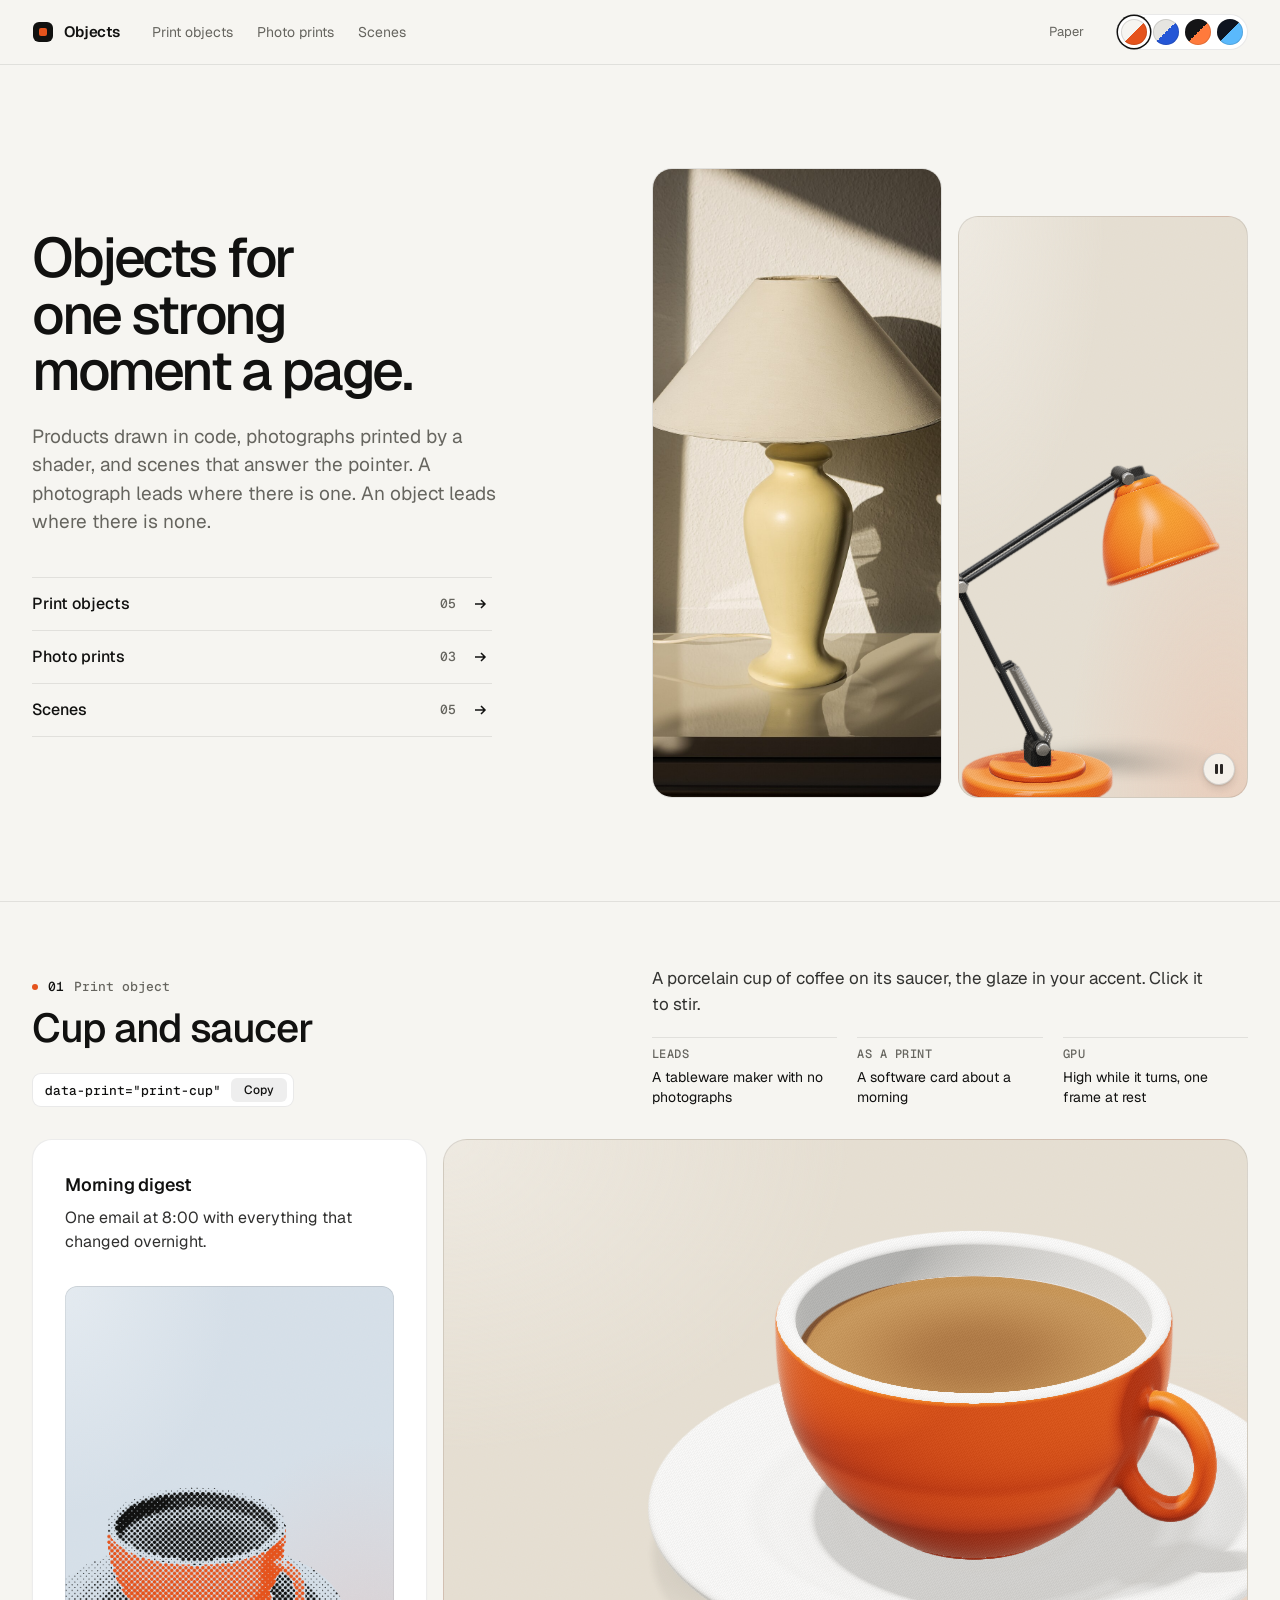
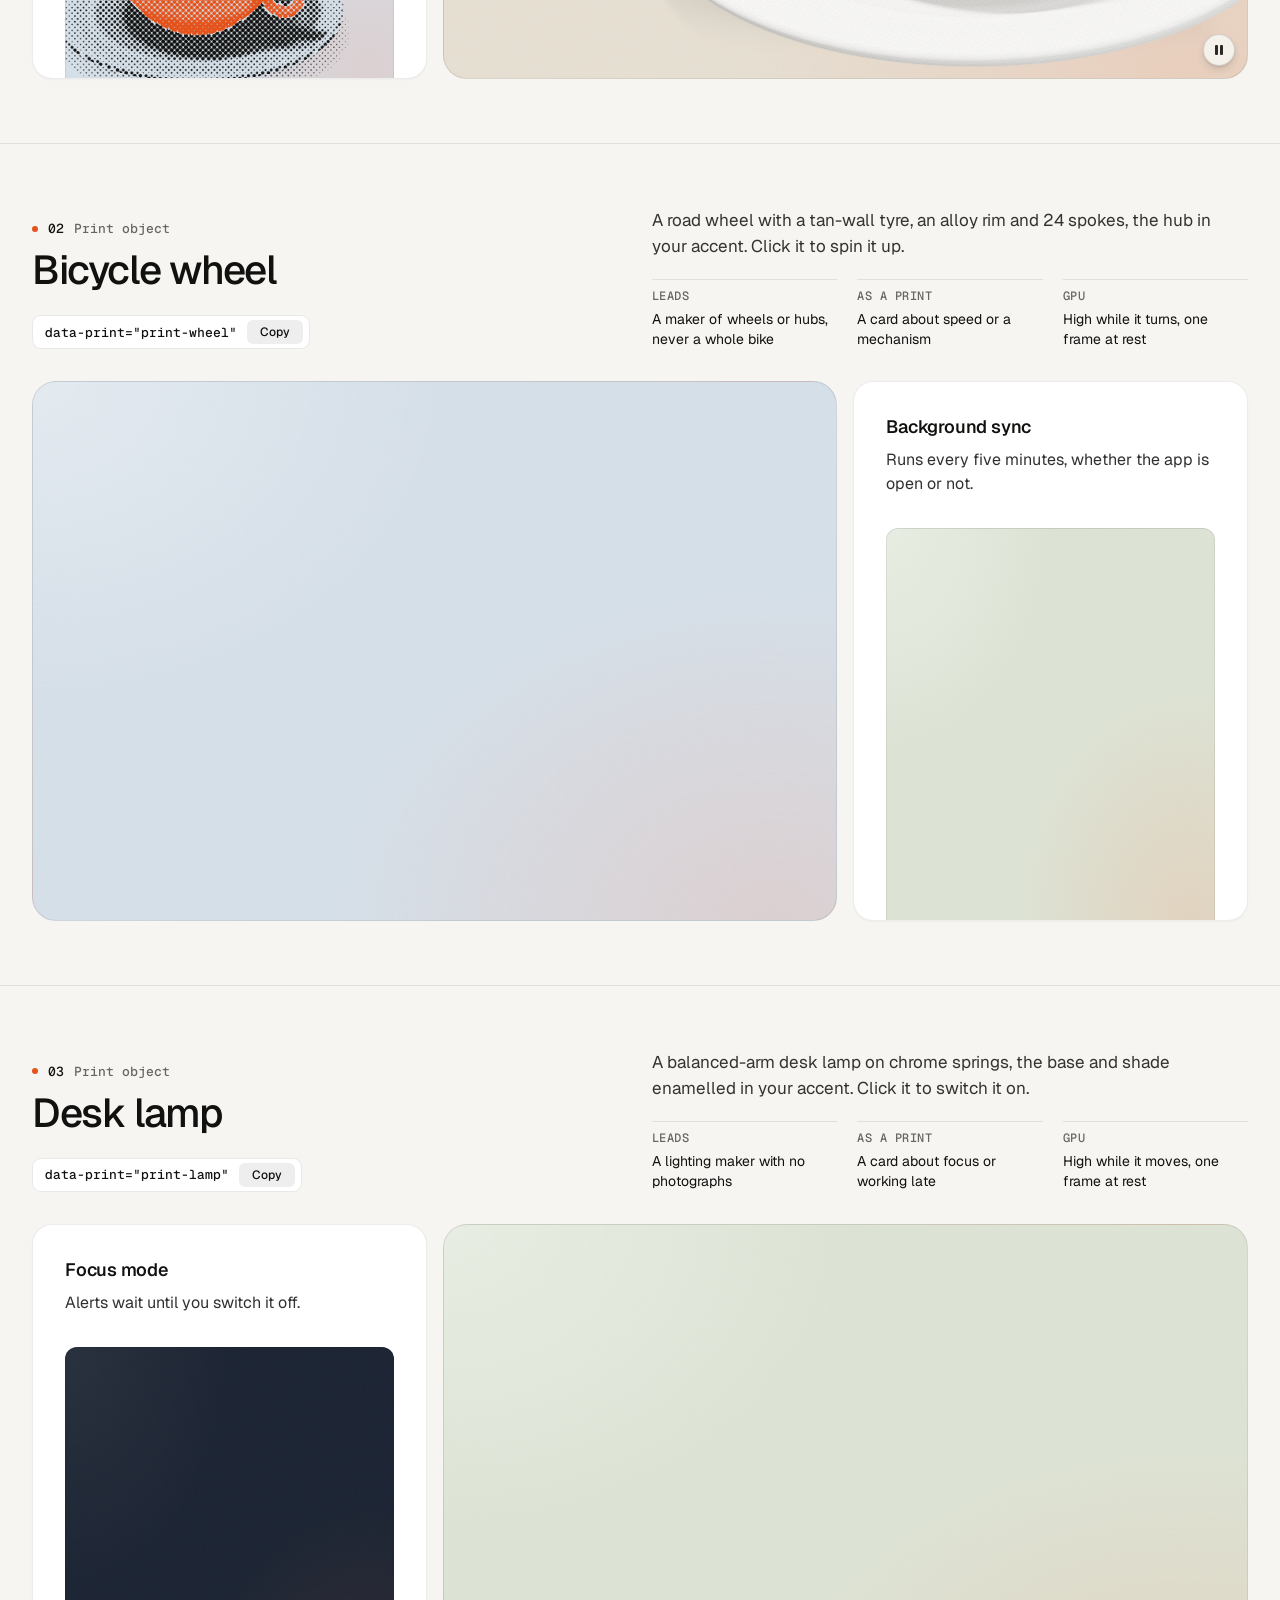
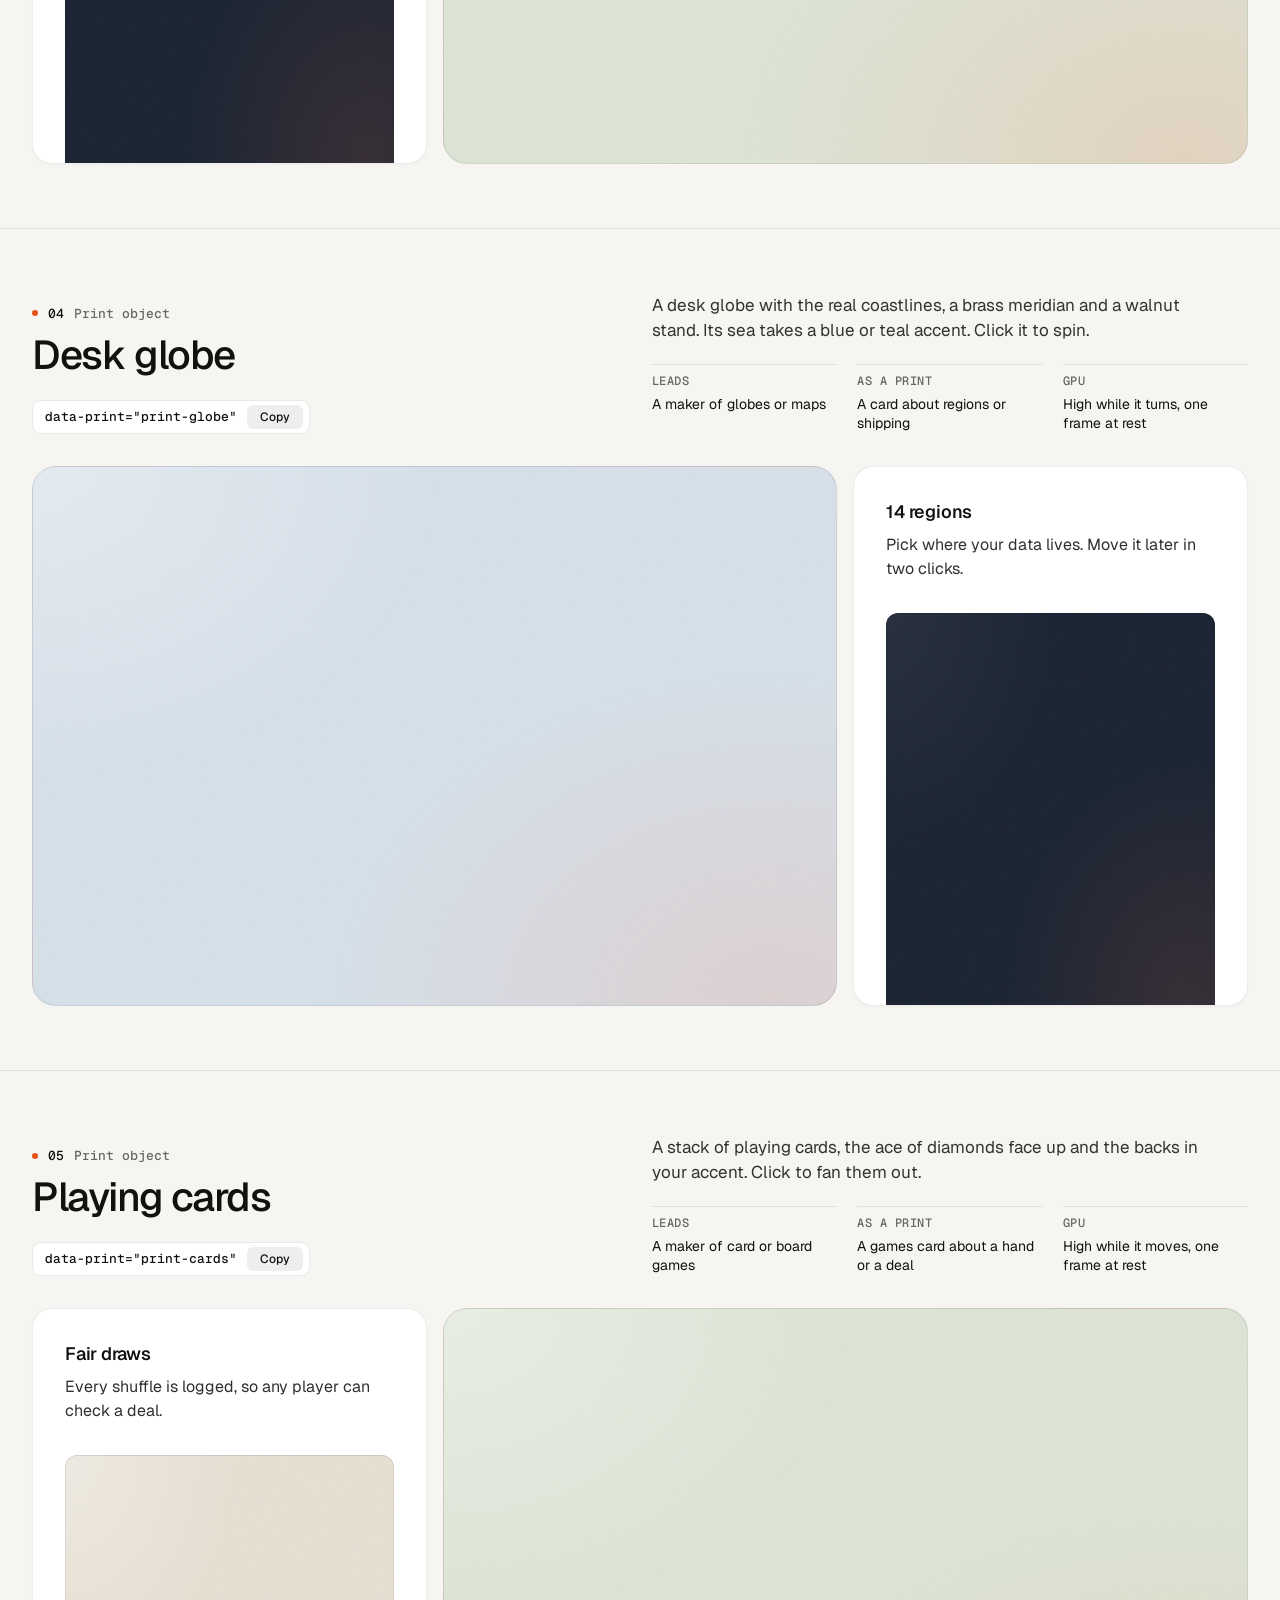
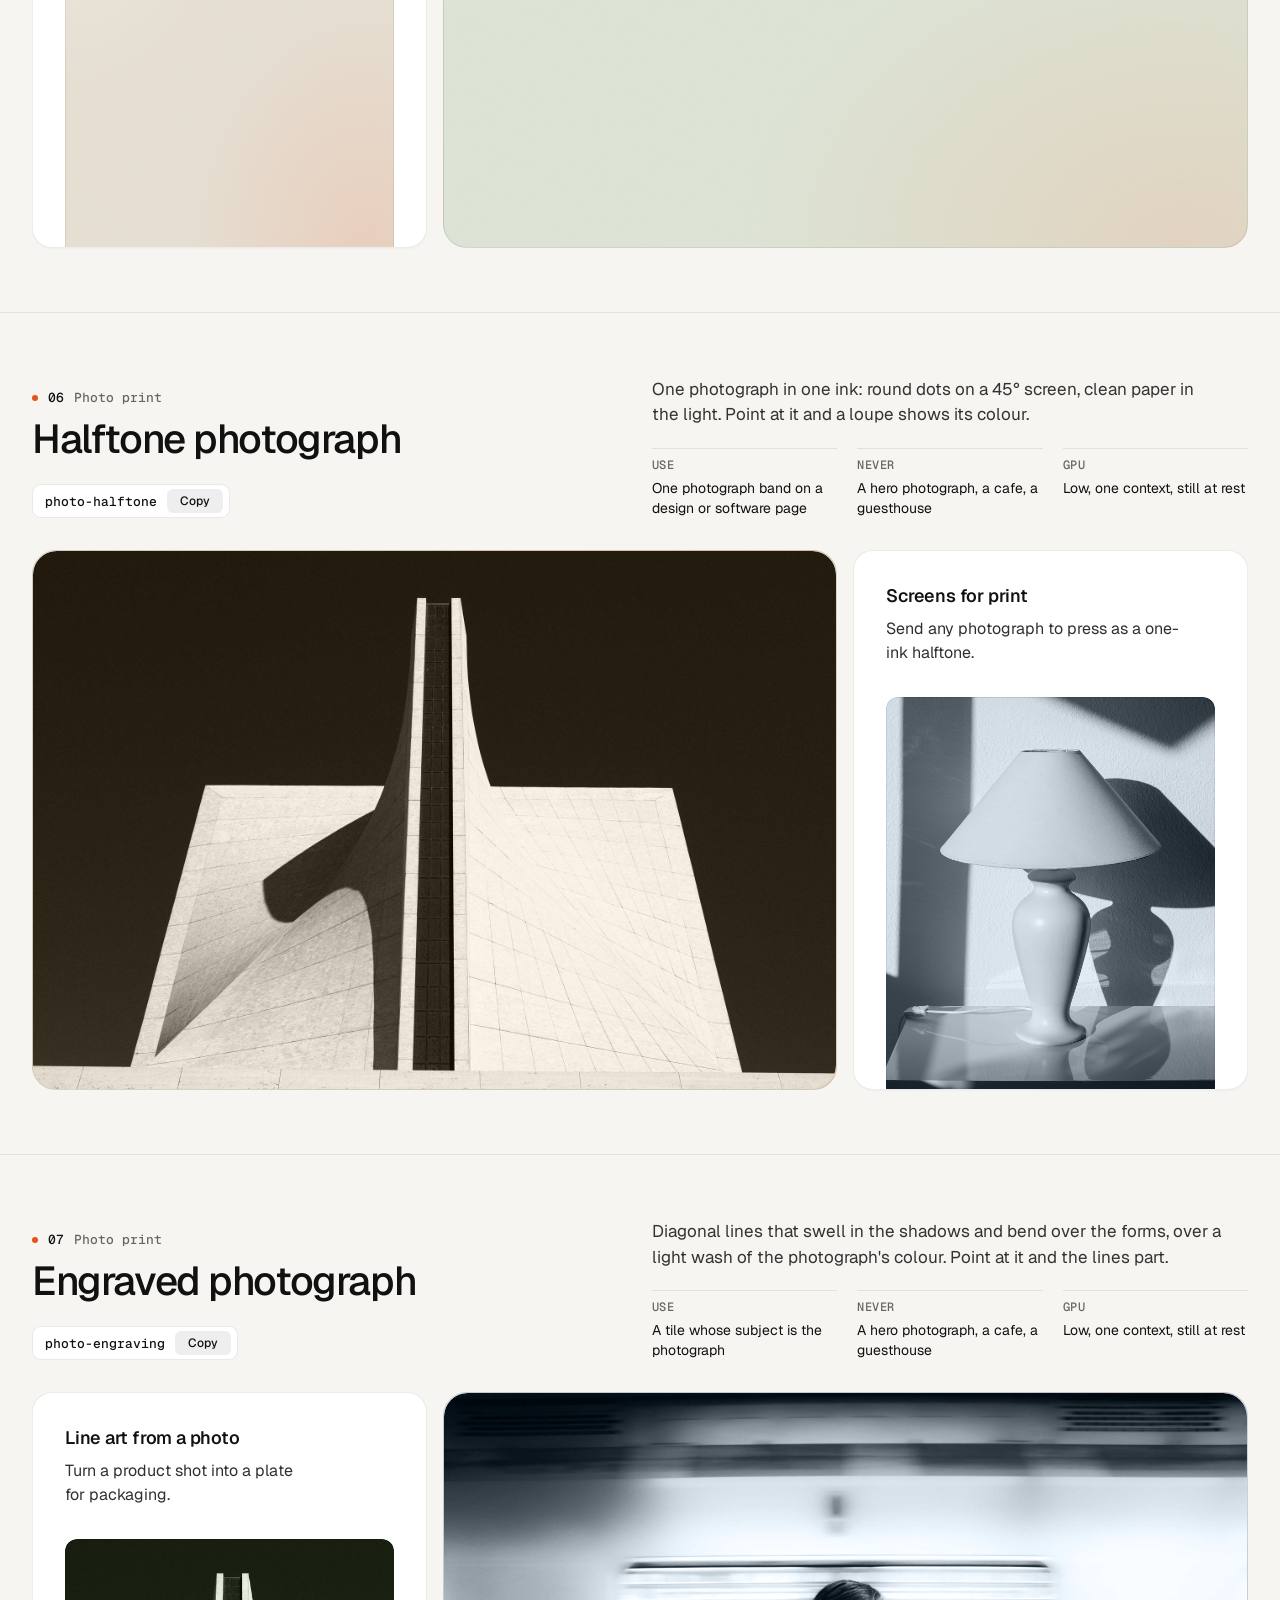
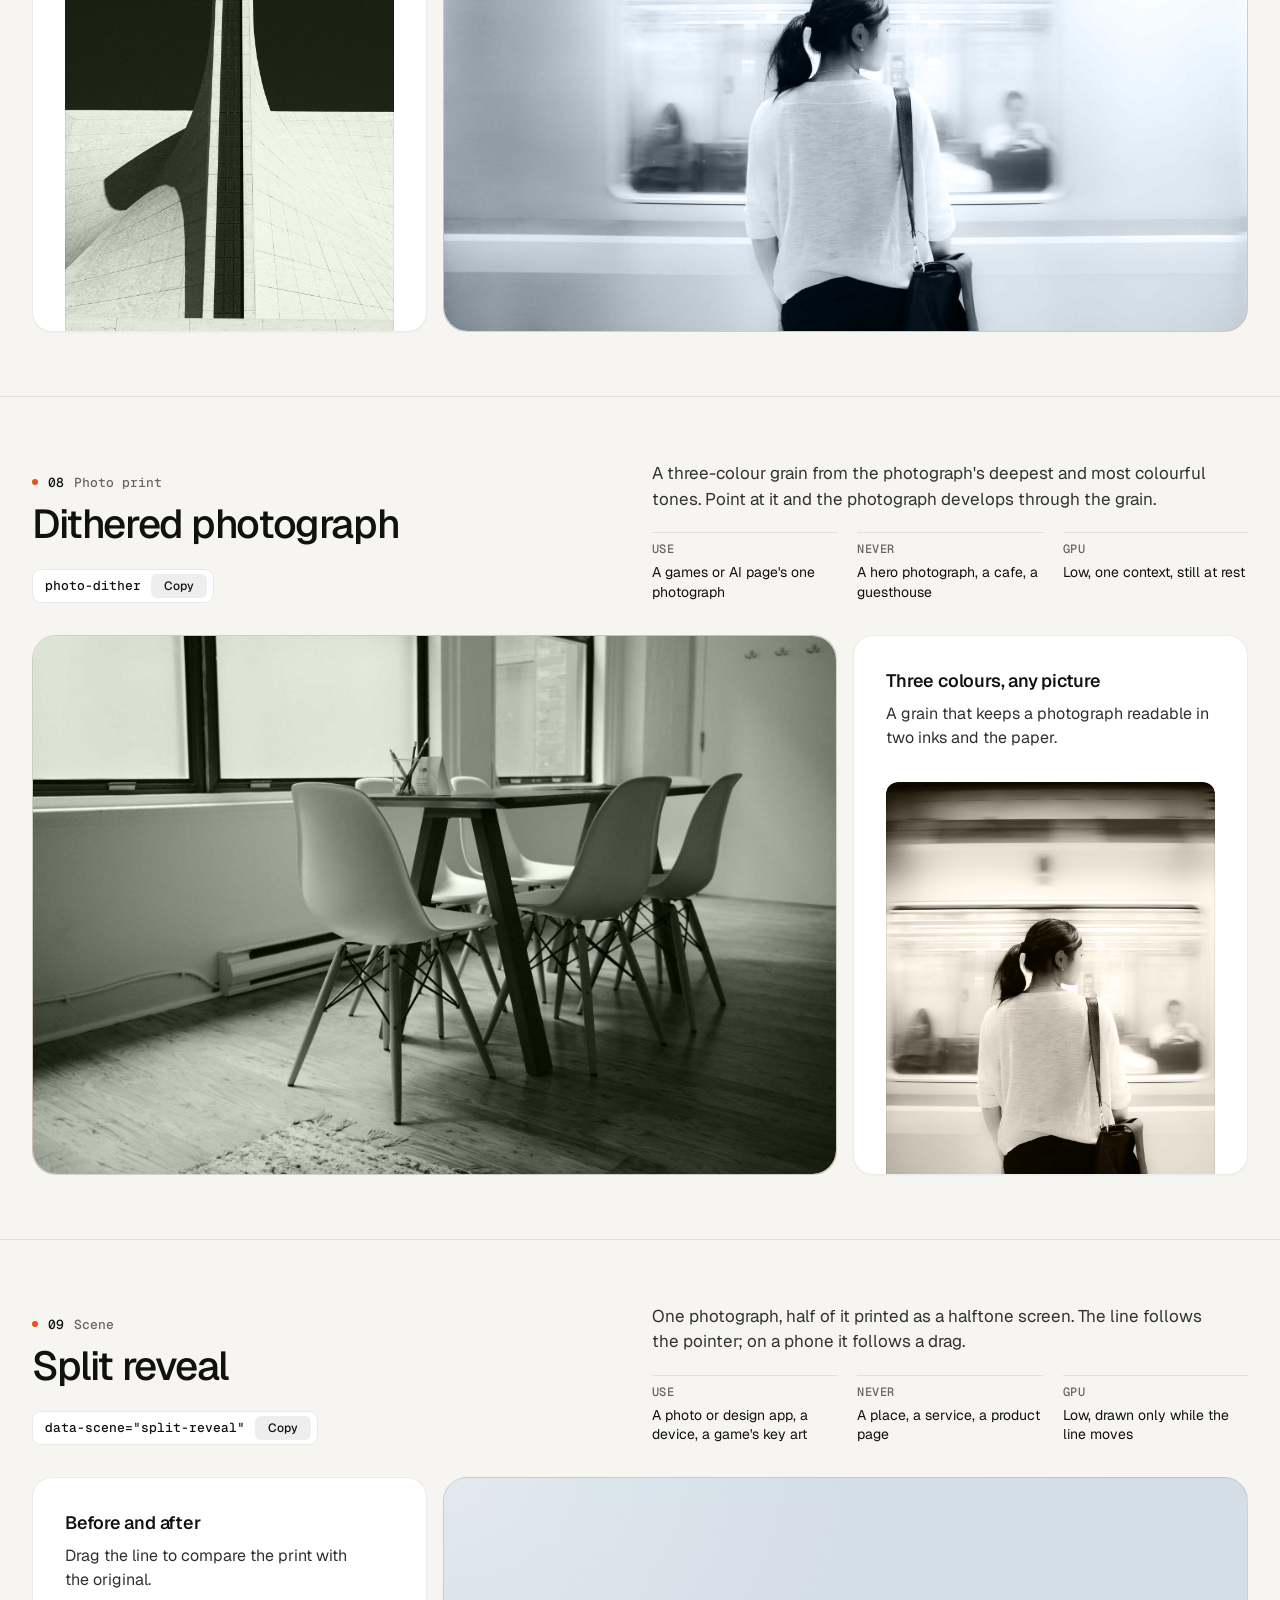
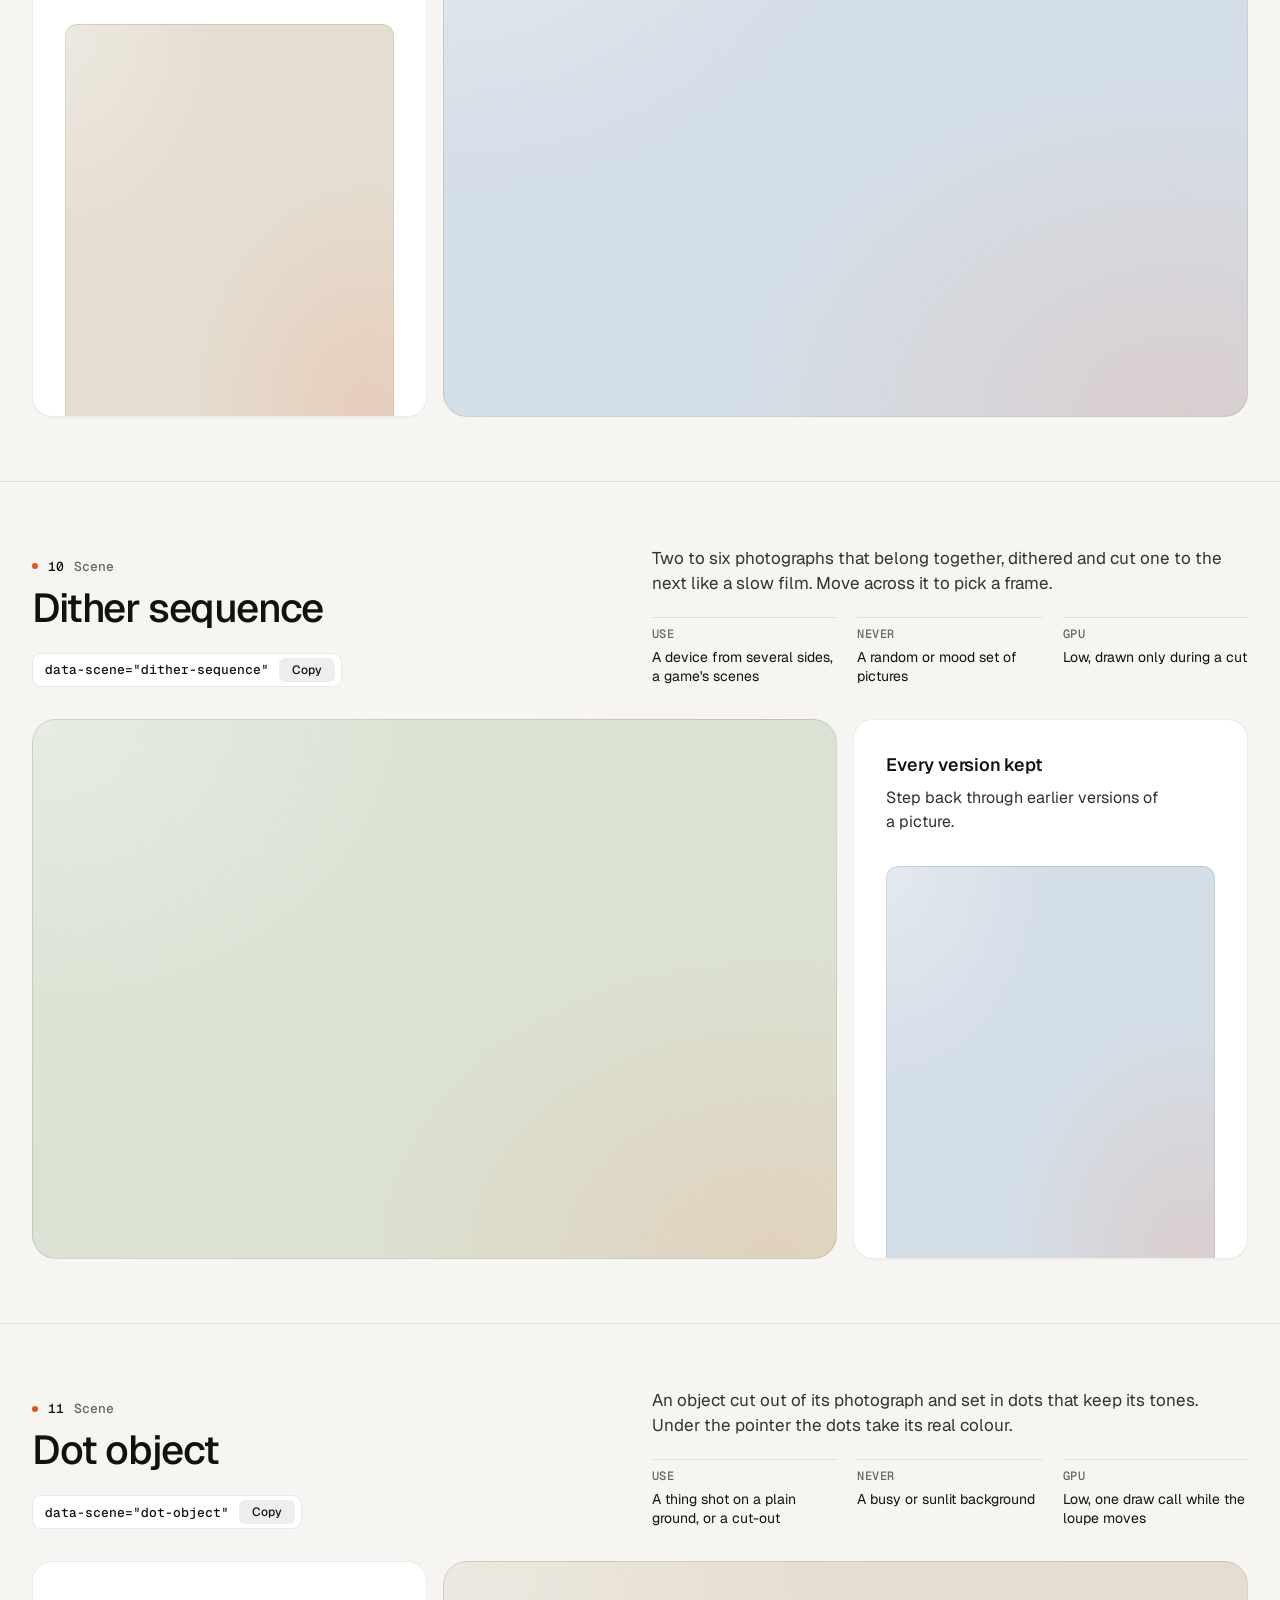
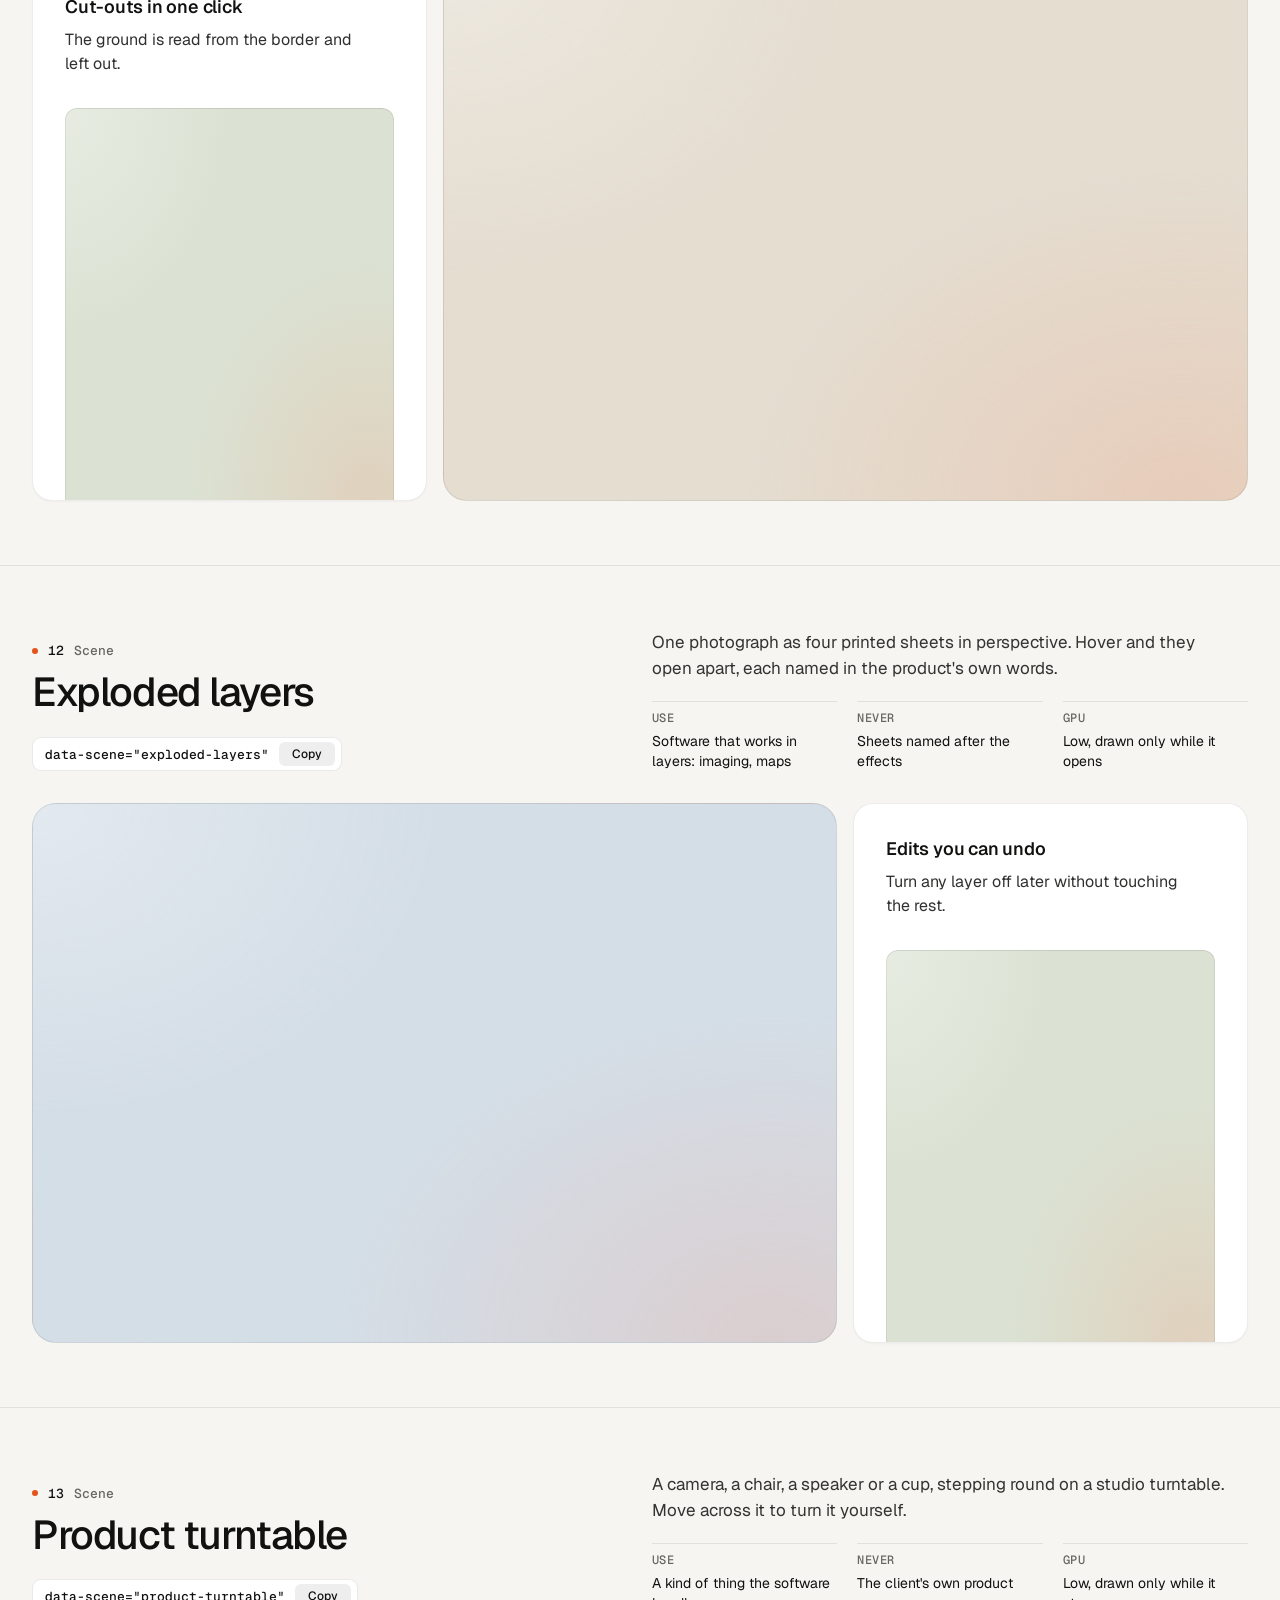
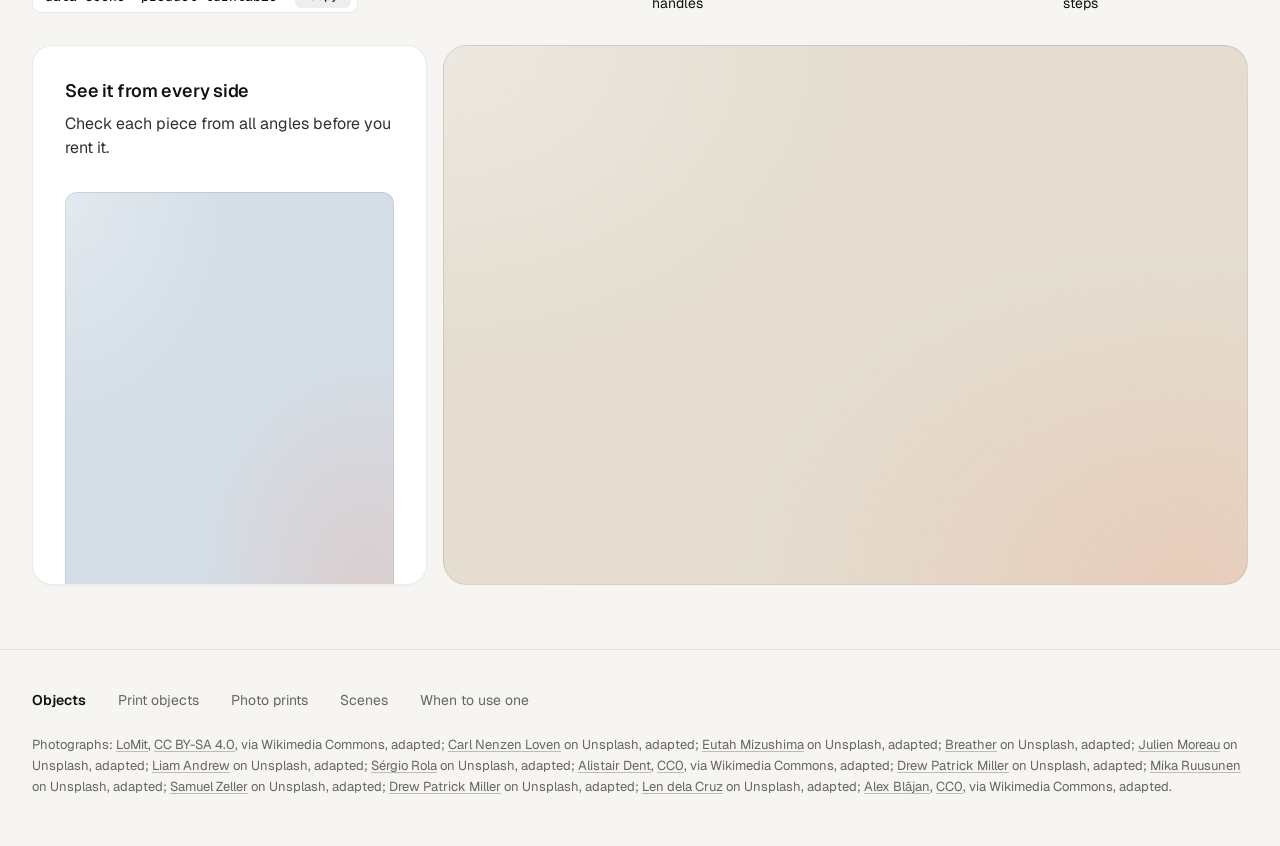
<file: .claude/skills/design-taste-frontend/assets/objects/index.html>
<!doctype html>
<html lang="en" data-palette="paper">
<head>
<script>window.__tpGlMax = 16;   /* a gallery shows many live effects at once; a page of a site keeps the default 4 (fx.js) */</script>
<meta charset="utf-8">
<meta name="viewport" content="width=device-width, initial-scale=1">
<title>Objects</title>
<meta name="description" content="Thirteen objects for one strong moment a page: products drawn in code, photographs printed by a shader, scenes that answer the pointer.">
<link rel="icon" href="data:,">
<link rel="preconnect" href="https://fonts.googleapis.com">
<link rel="preconnect" href="https://fonts.gstatic.com" crossorigin>
<link href="https://fonts.googleapis.com/css2?family=Geist:wght@300..700&family=Geist+Mono:wght@400;500&display=swap" rel="stylesheet">
<link rel="stylesheet" href="../ui/base.css">
<link rel="stylesheet" href="../ui/cards.css">
<style>
  /* palettes: page tokens, four grounds (--g1 sand, --g2 sky, --g3 sage, --g4 deep) and the globe's sea */
  :root {
    --font-text: "Geist", system-ui, sans-serif; --font-mono: "Geist Mono", ui-monospace, monospace;
    --ease: cubic-bezier(.2, .7, .2, 1);
    --gutter: 32px; --max: 1312px;
  }
  [data-palette="paper"] { --bg: #f6f5f1; --card: #ffffff; --surface: #ffffff; --ink: #111110; --muted: #66655f; --accent: #e5531c; --accent-ink: #ffffff;
    --g1: #e4ddd0; --g2: #d4dee7; --g3: #dbe2d3; --g4: #1a2230; --sea: #2f6aa8; --line: rgb(17 17 16 / 0.09); }
  [data-palette="stone"] { --bg: #e6e5e1; --card: #f3f2ef; --surface: #f3f2ef; --ink: #1a1b1d; --muted: #5d5e62; --accent: #2456d6; --accent-ink: #ffffff;
    --g1: #d6d5d0; --g2: #c9d4df; --g3: #dad3c6; --g4: #1d2633; --sea: #2456d6; --line: rgb(26 27 29 / 0.1); }
  [data-palette="graphite"] { --bg: #0b0b0c; --card: #141416; --surface: #141416; --ink: #f2f2ef; --muted: #96979c; --accent: #ff7a3c; --accent-ink: #120c08;
    --g1: #1e1d1b; --g2: #17202a; --g3: #1b201b; --g4: #23262c; --sea: #4f9be0; --line: rgb(242 242 239 / 0.09); }
  [data-palette="night"] { --bg: #070b14; --card: #0e1420; --surface: #0e1420; --ink: #e9edf3; --muted: #8b94a4; --accent: #5ab9fc; --accent-ink: #07101a;
    --g1: #121a29; --g2: #0f2231; --g3: #16202b; --g4: #1b2536; --sea: #5ab9fc; --line: rgb(233 237 243 / 0.09); }

  * { box-sizing: border-box; }
  html { scroll-padding-top: 64px; }
  html, body { margin: 0; }
  body { font-family: var(--font-text); background: var(--bg); color: var(--ink); -webkit-font-smoothing: antialiased; font-size: 16px; line-height: 1.5;
    transition: background-color 320ms var(--ease), color 320ms var(--ease); }
  a { color: inherit; }
  .wrap { max-width: var(--max); margin: 0 auto; padding: 0 var(--gutter); }

  /* ------------------------------------------------ the bar */
  .bar { position: sticky; top: 0; z-index: 30; background: color-mix(in oklab, var(--bg) 84%, transparent); backdrop-filter: blur(16px) saturate(1.2); border-bottom: 1px solid var(--line); }
  .bar__in { height: 64px; display: flex; align-items: center; gap: 32px; }
  .brand { display: inline-flex; align-items: center; gap: 10px; font-weight: 600; font-size: 15px; letter-spacing: -0.01em; text-decoration: none; }
  .brand svg { width: 22px; height: 22px; }
  .brand svg .a { fill: var(--accent); transition: transform 420ms var(--ease); transform-origin: 11px 11px; }
  .brand:hover svg .a { transform: rotate(90deg); }
  .nav { display: flex; gap: 24px; font-size: 14px; }
  .nav a { position: relative; text-decoration: none; color: var(--muted); transition: color 180ms ease; padding: 6px 0; }
  .nav a::after { content: ""; position: absolute; left: 0; right: 0; bottom: 0; height: 1px; background: currentColor; transform: scaleX(0); transform-origin: left; transition: transform 260ms var(--ease); }
  .nav a:hover { color: var(--ink); }
  .nav a:hover::after { transform: scaleX(1); }
  .sp { flex: 1; }
  .swatches { display: flex; align-items: center; gap: 6px; padding: 4px; border-radius: 999px; border: 1px solid var(--line); background: var(--card); }
  .sw { position: relative; width: 26px; height: 26px; border-radius: 50%; border: 0; padding: 0; cursor: pointer; background: linear-gradient(135deg, var(--s-bg) 0 50%, var(--s-ac) 50% 100%);
    box-shadow: inset 0 0 0 1px rgb(0 0 0 / 0.12); transition: transform 200ms var(--ease); }
  .sw::after { content: ""; position: absolute; inset: -3px; border-radius: 50%; box-shadow: 0 0 0 1.5px var(--ink); opacity: 0; transform: scale(0.8); transition: opacity 200ms ease, transform 260ms var(--ease); }
  .sw:hover { transform: scale(1.08); }
  .sw:active { transform: scale(0.94); }
  .sw[aria-pressed="true"]::after { opacity: 1; transform: scale(1); }
  .sw:focus-visible { outline: 2px solid var(--ink); outline-offset: 3px; }
  .sw-label { font-size: 13px; color: var(--muted); min-width: 60px; text-align: right; }

  /* ------------------------------------------------ grounds: a soft lit mesh of the ground's own tone, a fine grain */
  .gr, .card > .panel.gr { --calm-k: 0%; background-color: var(--pg);
    background-image:
      radial-gradient(80% 90% at 92% 100%, color-mix(in oklab, var(--accent) 13%, var(--pg)), transparent 68%),
      radial-gradient(70% 80% at 0% 0%, color-mix(in oklab, var(--lift, #ffffff) var(--lift-k, 34%), var(--pg)), transparent 72%); }
  .gr.dk, [data-palette="graphite"] .gr, [data-palette="night"] .gr { --lift: #ffffff; --lift-k: 6%; }
  .grain { position: absolute; inset: 0; z-index: 0; pointer-events: none; opacity: .32; mix-blend-mode: soft-light; border-radius: inherit;
    background-image: url("data:image/svg+xml;utf8,<svg xmlns='http://www.w3.org/2000/svg' width='160' height='160'><filter id='n'><feTurbulence type='fractalNoise' baseFrequency='.85' numOctaves='2' stitchTiles='stitch'/><feColorMatrix values='0 0 0 0 .5  0 0 0 0 .5  0 0 0 0 .5  0 0 0 .9 0'/></filter><rect width='100%' height='100%' filter='url(%23n)'/></svg>"); }
  .slot { position: absolute; inset: 0; z-index: 1; border-radius: inherit; }
  .slot > .host { position: absolute; inset: 0; border-radius: inherit; overflow: hidden; }

  /* ------------------------------------------------ hero */
  .hero { min-height: calc(100svh - 64px); display: grid; align-items: center; padding: 56px 0; }
  .hero__grid { display: grid; grid-template-columns: repeat(12, minmax(0, 1fr)); gap: 24px; align-items: center; }
  .hero__copy { grid-column: 1 / span 5; }
  .hero h1 { margin: 0; font-size: clamp(44px, 3.4vw + 12px, 72px); line-height: 1.02; letter-spacing: -0.045em; font-weight: 520; text-wrap: balance; }
  .hero__lede { margin: 24px 0 0; font-size: 19px; line-height: 1.5; color: var(--muted); max-width: 40ch; text-wrap: pretty; }
  .index { margin: 40px 0 0; padding: 0; list-style: none; border-top: 1px solid var(--line); max-width: 460px; }
  .index a { display: grid; grid-template-columns: 1fr auto 20px; align-items: center; gap: 16px; padding: 14px 0; border-bottom: 1px solid var(--line); text-decoration: none; font-size: 16px; font-weight: 500; }
  .index a span { font: 500 13px/1 var(--font-mono); color: var(--muted); }
  .index a svg { width: 16px; height: 16px; transition: transform 260ms var(--ease); }
  .index a:hover svg { transform: translateX(4px); }
  .hero__pics { grid-column: 7 / span 6; display: grid; grid-template-columns: 1fr 1fr; gap: 16px; height: min(70svh, 660px); min-height: 440px; }
  .pic { position: relative; overflow: clip; border-radius: 20px; border: 1px solid var(--line); isolation: isolate; }
  .pic img { position: absolute; inset: 0; width: 100%; height: 100%; object-fit: cover; object-position: 50% 42%; display: block; }
  .pic--down { margin-top: 48px; }

  /* ------------------------------------------------ an object, one screen */
  .obj { min-height: calc(100svh - 64px); display: grid; align-content: center; padding: 64px 0; border-top: 1px solid var(--line); }
  .obj__head { display: grid; grid-template-columns: repeat(12, minmax(0, 1fr)); gap: 24px; align-items: end; margin-bottom: 32px; }
  .obj__title { grid-column: 1 / span 5; }
  .obj__n { margin: 0 0 14px; font: 500 13px/1 var(--font-mono); color: var(--muted); display: flex; gap: 10px; align-items: center; }
  .obj__n b { color: var(--ink); font-weight: 500; }
  .obj__n i { width: 6px; height: 6px; border-radius: 50%; background: var(--accent); display: inline-block; }
  .obj h2 { margin: 0; font-size: clamp(34px, 1.9vw + 16px, 52px); line-height: 1.04; letter-spacing: -0.035em; font-weight: 520; text-wrap: balance; }
  .obj__about { grid-column: 7 / span 6; }
  .obj__line { margin: 0; font-size: 17px; line-height: 1.5; color: color-mix(in oklab, var(--ink) 82%, var(--bg)); max-width: 52ch; text-wrap: pretty; }
  .facts { display: grid; grid-template-columns: repeat(3, minmax(0, 1fr)); gap: 20px; margin: 20px 0 0; }
  .facts div { border-top: 1px solid var(--line); padding-top: 10px; }
  .facts dt { font: 500 12px/1 var(--font-mono); color: var(--muted); text-transform: uppercase; letter-spacing: .04em; }
  .facts dd { margin: 8px 0 0; font-size: 14px; line-height: 1.4; }
  .copy { margin-top: 24px; display: inline-flex; align-items: center; gap: 10px; height: 34px; padding: 0 6px 0 12px; border-radius: 9px; border: 1px solid var(--line);
    background: var(--card); color: var(--ink); font: 500 13px/1 var(--font-mono); cursor: pointer; transition: border-color 180ms ease, transform 160ms var(--ease); }
  .copy:hover { border-color: color-mix(in oklab, var(--ink) 24%, transparent); }
  .copy:active { transform: scale(0.97); }
  .copy:focus-visible { outline: 2px solid var(--ink); outline-offset: 2px; }
  .copy em { font-style: normal; display: inline-grid; place-items: center; height: 24px; padding: 0 8px; border-radius: 6px; background: color-mix(in oklab, var(--ink) 7%, transparent); font-family: var(--font-text); font-size: 12px; overflow: hidden; }
  .copy em span { grid-area: 1 / 1; transition: transform 260ms var(--ease), opacity 200ms ease; }
  .copy em span + span { transform: translateY(110%); opacity: 0; }
  .copy.done em span:first-child { transform: translateY(-110%); opacity: 0; }
  .copy.done em span + span { transform: none; opacity: 1; }

  .duo { display: grid; grid-template-columns: repeat(12, minmax(0, 1fr)); gap: 16px; height: clamp(400px, calc(100svh - 360px), 600px); }
  .big { grid-column: 1 / span 8; position: relative; overflow: clip; isolation: isolate; border-radius: 24px; border: 1px solid var(--line); }
  .duo .card { grid-column: 9 / span 4; }
  .obj:nth-of-type(even) .big { grid-column: 5 / span 8; grid-row: 1; }
  .obj:nth-of-type(even) .duo .card { grid-column: 1 / span 4; grid-row: 1; }
  .duo .card > .panel { flex: 1 1 auto; min-height: 0; }

  /* ------------------------------------------------ footer */
  .foot { border-top: 1px solid var(--line); padding: 40px 0 48px; font-size: 14px; color: var(--muted); }
  .foot__row { display: flex; flex-wrap: wrap; gap: 12px 32px; align-items: baseline; }
  .foot__row b { color: var(--ink); font-weight: 600; }
  .foot__row a { text-decoration: none; }
  .foot__row a:hover { color: var(--ink); }
  .credits { margin: 24px 0 0; font-size: 13px; line-height: 1.6; color: var(--muted); }
  .credits a { text-decoration: underline; text-decoration-color: color-mix(in oklab, currentColor 40%, transparent); text-underline-offset: 2px; }

  @media (max-width: 1023px) {
    .hero__copy, .hero__pics { grid-column: 1 / -1; }
    .hero__pics { height: auto; min-height: 0; }
    .pic { aspect-ratio: 3 / 4; }
    .obj__title, .obj__about { grid-column: 1 / -1; }
    .duo { height: auto; grid-template-columns: minmax(0, 1fr); }
    .big, .duo .card, .obj:nth-of-type(even) .big, .obj:nth-of-type(even) .duo .card { grid-column: 1 / -1; grid-row: auto; }
    .big { aspect-ratio: 4 / 3; }
    .duo .card > .panel { flex: none; height: 320px; }
  }
  @media (max-width: 760px) {
    :root { --gutter: 16px; }
    .nav, .sw-label { display: none; }
    .hero { padding: 32px 0 40px; }
    .hero__lede { font-size: 17px; }
    .hero__pics { gap: 10px; }
    .pic { border-radius: 16px; }
    .pic--down { margin-top: 28px; }
    .obj { padding: 72px 0; min-height: 0; }
    .obj .wrap { display: flex; flex-direction: column; }
    .obj__head, .obj__about { display: contents; }
    .obj__title { order: 1; margin-bottom: 16px; }
    .obj__line { order: 2; margin-bottom: 28px; }
    .duo { order: 3; }
    .facts { order: 4; margin-top: 28px; }
    .copy, .index { display: none; }
    .facts { grid-template-columns: minmax(0, 1fr); gap: 0; }
    .facts div { display: grid; grid-template-columns: 96px 1fr; gap: 12px; padding: 10px 0; }
    .facts dd { margin: 0; }
    .big { aspect-ratio: 4 / 5; border-radius: 18px; }
    .duo .card > .panel { height: 300px; }
  }
  @media (prefers-reduced-motion: reduce) { *, *::before, *::after { transition-duration: 0ms !important; } }
</style>
</head>
<body>
<header class="bar">
  <div class="wrap bar__in">
    <a class="brand" href="#top" aria-label="Objects, back to the top">
      <svg viewBox="0 0 22 22" aria-hidden="true"><rect x="1" y="1" width="20" height="20" rx="6" fill="currentColor"/><rect class="a" x="7" y="7" width="8" height="8" rx="2"/></svg>
      Objects
    </a>
    <nav class="nav" aria-label="Families">
      <a href="#print-cup">Print objects</a>
      <a href="#photo-halftone">Photo prints</a>
      <a href="#split-reveal">Scenes</a>
    </nav>
    <span class="sp"></span>
    <span class="sw-label" id="sw-label">Paper</span>
    <div class="swatches" role="group" aria-label="Palette">
      <button type="button" class="sw" data-pal="paper" aria-label="Paper" aria-pressed="true" style="--s-bg:#f6f5f1;--s-ac:#e5531c"></button>
      <button type="button" class="sw" data-pal="stone" aria-label="Stone" aria-pressed="false" style="--s-bg:#e6e5e1;--s-ac:#2456d6"></button>
      <button type="button" class="sw" data-pal="graphite" aria-label="Graphite" aria-pressed="false" style="--s-bg:#141416;--s-ac:#ff7a3c"></button>
      <button type="button" class="sw" data-pal="night" aria-label="Night" aria-pressed="false" style="--s-bg:#0e1420;--s-ac:#5ab9fc"></button>
    </div>
  </div>
</header>

<main id="top">
  <section class="hero">
    <div class="wrap hero__grid">
      <div class="hero__copy">
        <h1>Objects for one strong moment a page.</h1>
        <p class="hero__lede">Products drawn in code, photographs printed by a shader, and scenes that answer the pointer. A photograph leads where there is one. An object leads where there is none.</p>
        <ul class="index">
          <li><a href="#print-cup">Print objects <span>05</span><svg viewBox="0 0 16 16" fill="none" stroke="currentColor" stroke-width="1.5" aria-hidden="true"><path d="M3 8h10M9 4l4 4-4 4"/></svg></a></li>
          <li><a href="#photo-halftone">Photo prints <span>03</span><svg viewBox="0 0 16 16" fill="none" stroke="currentColor" stroke-width="1.5" aria-hidden="true"><path d="M3 8h10M9 4l4 4-4 4"/></svg></a></li>
          <li><a href="#split-reveal">Scenes <span>05</span><svg viewBox="0 0 16 16" fill="none" stroke="currentColor" stroke-width="1.5" aria-hidden="true"><path d="M3 8h10M9 4l4 4-4 4"/></svg></a></li>
        </ul>
      </div>
      <div class="hero__pics">
        <div class="pic"><img src="photo-kit/photos/lamp.jpg" width="1280" height="1757" alt="Cream ceramic table lamp on a glossy side table in low sun" decoding="async"></div>
        <article class="pic pic--down gr" style="--pg: var(--g1)" aria-label="A balanced-arm desk lamp">
          <div class="grain"></div>
          <div class="slot" data-slot='{"kind":"print","id":"print-lamp","place":"card","ground":"g1","params":{"size":1.06,"x":-0.08,"y":-0.2}}'></div>
        </article>
      </div>
    </div>
  </section>

  <!-- ===================================================== print objects -->
  <section class="obj" id="print-cup">
    <div class="wrap">
      <div class="obj__head">
        <div class="obj__title"><p class="obj__n"><i></i><b>01</b> Print object</p><h2>Cup and saucer</h2>
          <button type="button" class="copy" data-copy='<div data-print="print-cup" data-print-place="card"></div>'>data-print="print-cup"<em><span>Copy</span><span>Copied</span></em></button></div>
        <div class="obj__about">
          <p class="obj__line">A porcelain cup of coffee on its saucer, the glaze in your accent. Click it to stir.</p>
          <dl class="facts"><div><dt>Leads</dt><dd>A tableware maker with no photographs</dd></div><div><dt>As a print</dt><dd>A software card about a morning</dd></div><div><dt>GPU</dt><dd>High while it turns, one frame at rest</dd></div></dl>
        </div>
      </div>
      <div class="duo">
        <article class="big gr" style="--pg: var(--g1)"><div class="grain"></div>
          <div class="slot" data-slot='{"kind":"print","id":"print-cup","place":"hero","ground":"g1","params":{"size":0.96,"x":0.16,"y":-0.04}}'></div></article>
        <article class="card"><h3>Morning digest</h3><p>One email at 8:00 with everything that changed overnight.</p>
          <div class="panel gr" style="--pg: var(--g2)"><div class="grain"></div>
            <div class="slot" data-slot='{"kind":"print","id":"print-cup","place":"card","ground":"g2","params":{"effect":"halftone","turn":0}}'></div></div></article>
      </div>
    </div>
  </section>

  <section class="obj" id="print-wheel">
    <div class="wrap">
      <div class="obj__head">
        <div class="obj__title"><p class="obj__n"><i></i><b>02</b> Print object</p><h2>Bicycle wheel</h2>
          <button type="button" class="copy" data-copy='<div data-print="print-wheel" data-print-place="card"></div>'>data-print="print-wheel"<em><span>Copy</span><span>Copied</span></em></button></div>
        <div class="obj__about">
          <p class="obj__line">A road wheel with a tan-wall tyre, an alloy rim and 24 spokes, the hub in your accent. Click it to spin it up.</p>
          <dl class="facts"><div><dt>Leads</dt><dd>A maker of wheels or hubs, never a whole bike</dd></div><div><dt>As a print</dt><dd>A card about speed or a mechanism</dd></div><div><dt>GPU</dt><dd>High while it turns, one frame at rest</dd></div></dl>
        </div>
      </div>
      <div class="duo">
        <article class="big gr" style="--pg: var(--g2)"><div class="grain"></div>
          <div class="slot" data-slot='{"kind":"print","id":"print-wheel","place":"card","ground":"g2","params":{"size":1.34,"x":-0.08,"y":-0.3}}'></div></article>
        <article class="card"><h3>Background sync</h3><p>Runs every five minutes, whether the app is open or not.</p>
          <div class="panel gr" style="--pg: var(--g3)"><div class="grain"></div>
            <div class="slot" data-slot='{"kind":"print","id":"print-wheel","place":"card","ground":"g3","params":{"effect":"halftone","turn":0}}'></div></div></article>
      </div>
    </div>
  </section>

  <section class="obj" id="print-lamp">
    <div class="wrap">
      <div class="obj__head">
        <div class="obj__title"><p class="obj__n"><i></i><b>03</b> Print object</p><h2>Desk lamp</h2>
          <button type="button" class="copy" data-copy='<div data-print="print-lamp" data-print-place="card"></div>'>data-print="print-lamp"<em><span>Copy</span><span>Copied</span></em></button></div>
        <div class="obj__about">
          <p class="obj__line">A balanced-arm desk lamp on chrome springs, the base and shade enamelled in your accent. Click it to switch it on.</p>
          <dl class="facts"><div><dt>Leads</dt><dd>A lighting maker with no photographs</dd></div><div><dt>As a print</dt><dd>A card about focus or working late</dd></div><div><dt>GPU</dt><dd>High while it moves, one frame at rest</dd></div></dl>
        </div>
      </div>
      <div class="duo">
        <article class="big gr" style="--pg: var(--g3)"><div class="grain"></div>
          <div class="slot" data-slot='{"kind":"print","id":"print-lamp","place":"hero","ground":"g3","params":{"size":0.98,"x":0.14,"y":-0.06,"angle":-24}}'></div></article>
        <article class="card"><h3>Focus mode</h3><p>Alerts wait until you switch it off.</p>
          <div class="panel gr dk" style="--pg: var(--g4)"><div class="grain"></div>
            <div class="slot" data-slot='{"kind":"print","id":"print-lamp","place":"card","ground":"g4","params":{"effect":"dither","step":1,"turn":0}}' aria-label="A desk lamp, switched on"></div></div></article>
      </div>
    </div>
  </section>

  <section class="obj" id="print-globe">
    <div class="wrap">
      <div class="obj__head">
        <div class="obj__title"><p class="obj__n"><i></i><b>04</b> Print object</p><h2>Desk globe</h2>
          <button type="button" class="copy" data-copy='<div data-print="print-globe" data-print-place="card" data-print-params=&apos;{"effect":"engrave"}&apos;></div>'>data-print="print-globe"<em><span>Copy</span><span>Copied</span></em></button></div>
        <div class="obj__about">
          <p class="obj__line">A desk globe with the real coastlines, a brass meridian and a walnut stand. Its sea takes a blue or teal accent. Click it to spin.</p>
          <dl class="facts"><div><dt>Leads</dt><dd>A maker of globes or maps</dd></div><div><dt>As a print</dt><dd>A card about regions or shipping</dd></div><div><dt>GPU</dt><dd>High while it turns, one frame at rest</dd></div></dl>
        </div>
      </div>
      <div class="duo">
        <article class="big gr" style="--pg: var(--g2)"><div class="grain"></div>
          <div class="slot" data-slot='{"kind":"print","id":"print-globe","place":"card","ground":"g2","sea":true,"params":{"size":1.3,"x":-0.1,"y":-0.3}}'></div></article>
        <article class="card"><h3>14 regions</h3><p>Pick where your data lives. Move it later in two clicks.</p>
          <div class="panel gr dk" style="--pg: var(--g4)"><div class="grain"></div>
            <div class="slot" data-slot='{"kind":"print","id":"print-globe","place":"card","ground":"g4","sea":true,"params":{"effect":"engrave","turn":0}}'></div></div></article>
      </div>
    </div>
  </section>

  <section class="obj" id="print-cards">
    <div class="wrap">
      <div class="obj__head">
        <div class="obj__title"><p class="obj__n"><i></i><b>05</b> Print object</p><h2>Playing cards</h2>
          <button type="button" class="copy" data-copy='<div data-print="print-cards" data-print-place="card"></div>'>data-print="print-cards"<em><span>Copy</span><span>Copied</span></em></button></div>
        <div class="obj__about">
          <p class="obj__line">A stack of playing cards, the ace of diamonds face up and the backs in your accent. Click to fan them out.</p>
          <dl class="facts"><div><dt>Leads</dt><dd>A maker of card or board games</dd></div><div><dt>As a print</dt><dd>A games card about a hand or a deal</dd></div><div><dt>GPU</dt><dd>High while it moves, one frame at rest</dd></div></dl>
        </div>
      </div>
      <div class="duo">
        <article class="big gr" style="--pg: var(--g3)"><div class="grain"></div>
          <div class="slot" data-slot='{"kind":"print","id":"print-cards","place":"hero","ground":"g3","params":{"size":0.98,"x":0.16,"y":-0.04}}'></div></article>
        <article class="card"><h3>Fair draws</h3><p>Every shuffle is logged, so any player can check a deal.</p>
          <div class="panel gr" style="--pg: var(--g1)"><div class="grain"></div>
            <div class="slot" data-slot='{"kind":"print","id":"print-cards","place":"card","ground":"g1","params":{"effect":"halftone","turn":0}}'></div></div></article>
      </div>
    </div>
  </section>

  <!-- ===================================================== photo prints -->
  <section class="obj" id="photo-halftone">
    <div class="wrap">
      <div class="obj__head">
        <div class="obj__title"><p class="obj__n"><i></i><b>06</b> Photo print</p><h2>Halftone photograph</h2>
          <button type="button" class="copy" data-copy="import print from './assets/objects/photo-halftone/object.js'; print.mount(frame, { palette: fx.readPalette(frame) });">photo-halftone<em><span>Copy</span><span>Copied</span></em></button></div>
        <div class="obj__about">
          <p class="obj__line">One photograph in one ink: round dots on a 45° screen, clean paper in the light. Point at it and a loupe shows its colour.</p>
          <dl class="facts"><div><dt>Use</dt><dd>One photograph band on a design or software page</dd></div><div><dt>Never</dt><dd>A hero photograph, a cafe, a guesthouse</dd></div><div><dt>GPU</dt><dd>Low, one context, still at rest</dd></div></dl>
        </div>
      </div>
      <div class="duo">
        <article class="big gr" style="--pg: var(--g1)">
          <div class="slot" data-slot='{"kind":"photo","id":"photo-halftone","ground":"g1","photo":"concrete"}'></div></article>
        <article class="card"><h3>Screens for print</h3><p>Send any photograph to press as a one-ink halftone.</p>
          <div class="panel gr" style="--pg: var(--g2)">
            <div class="slot" data-slot='{"kind":"photo","id":"photo-halftone","ground":"g2","photo":"lamp","params":{"tint":1}}'></div></div></article>
      </div>
    </div>
  </section>

  <section class="obj" id="photo-engraving">
    <div class="wrap">
      <div class="obj__head">
        <div class="obj__title"><p class="obj__n"><i></i><b>07</b> Photo print</p><h2>Engraved photograph</h2>
          <button type="button" class="copy" data-copy="import print from './assets/objects/photo-engraving/object.js'; print.mount(frame, { palette: fx.readPalette(frame) });">photo-engraving<em><span>Copy</span><span>Copied</span></em></button></div>
        <div class="obj__about">
          <p class="obj__line">Diagonal lines that swell in the shadows and bend over the forms, over a light wash of the photograph's colour. Point at it and the lines part.</p>
          <dl class="facts"><div><dt>Use</dt><dd>A tile whose subject is the photograph</dd></div><div><dt>Never</dt><dd>A hero photograph, a cafe, a guesthouse</dd></div><div><dt>GPU</dt><dd>Low, one context, still at rest</dd></div></dl>
        </div>
      </div>
      <div class="duo">
        <article class="big gr" style="--pg: var(--g2)">
          <div class="slot" data-slot='{"kind":"photo","id":"photo-engraving","ground":"g2","photo":"platform","photoDark":"concrete"}'></div></article>
        <article class="card"><h3>Line art from a photo</h3><p>Turn a product shot into a plate for packaging.</p>
          <div class="panel gr" style="--pg: var(--g3)">
            <div class="slot" data-slot='{"kind":"photo","id":"photo-engraving","ground":"g3","photo":"concrete","photoDark":"room"}'></div></div></article>
      </div>
    </div>
  </section>

  <section class="obj" id="photo-dither">
    <div class="wrap">
      <div class="obj__head">
        <div class="obj__title"><p class="obj__n"><i></i><b>08</b> Photo print</p><h2>Dithered photograph</h2>
          <button type="button" class="copy" data-copy="import print from './assets/objects/photo-dither/object.js'; print.mount(frame, { palette: fx.readPalette(frame) });">photo-dither<em><span>Copy</span><span>Copied</span></em></button></div>
        <div class="obj__about">
          <p class="obj__line">A three-colour grain from the photograph's deepest and most colourful tones. Point at it and the photograph develops through the grain.</p>
          <dl class="facts"><div><dt>Use</dt><dd>A games or AI page's one photograph</dd></div><div><dt>Never</dt><dd>A hero photograph, a cafe, a guesthouse</dd></div><div><dt>GPU</dt><dd>Low, one context, still at rest</dd></div></dl>
        </div>
      </div>
      <div class="duo">
        <article class="big gr" style="--pg: var(--g3)">
          <div class="slot" data-slot='{"kind":"photo","id":"photo-dither","ground":"g3","photo":"room"}'></div></article>
        <article class="card"><h3>Three colours, any picture</h3><p>A grain that keeps a photograph readable in two inks and the paper.</p>
          <div class="panel gr" style="--pg: var(--g1)">
            <div class="slot" data-slot='{"kind":"photo","id":"photo-dither","ground":"g1","photo":"platform"}'></div></div></article>
      </div>
    </div>
  </section>

  <!-- ===================================================== scenes -->
  <section class="obj" id="split-reveal">
    <div class="wrap">
      <div class="obj__head">
        <div class="obj__title"><p class="obj__n"><i></i><b>09</b> Scene</p><h2>Split reveal</h2>
          <button type="button" class="copy" data-copy='<div data-scene="split-reveal" data-scene-src="assets/img/photo.jpg"></div>'>data-scene="split-reveal"<em><span>Copy</span><span>Copied</span></em></button></div>
        <div class="obj__about">
          <p class="obj__line">One photograph, half of it printed as a halftone screen. The line follows the pointer; on a phone it follows a drag.</p>
          <dl class="facts"><div><dt>Use</dt><dd>A photo or design app, a device, a game's key art</dd></div><div><dt>Never</dt><dd>A place, a service, a product page</dd></div><div><dt>GPU</dt><dd>Low, drawn only while the line moves</dd></div></dl>
        </div>
      </div>
      <div class="duo">
        <article class="big gr" style="--pg: var(--g2)">
          <div class="slot" data-slot='{"kind":"scene","id":"split-reveal","ground":"g2","src":"default"}'></div></article>
        <article class="card"><h3>Before and after</h3><p>Drag the line to compare the print with the original.</p>
          <div class="panel gr" style="--pg: var(--g1)">
            <div class="slot" data-slot='{"kind":"scene","id":"split-reveal","ground":"g1","src":"roof","params":{"side":"right","split":0.42}}'></div></div></article>
      </div>
    </div>
  </section>

  <section class="obj" id="dither-sequence">
    <div class="wrap">
      <div class="obj__head">
        <div class="obj__title"><p class="obj__n"><i></i><b>10</b> Scene</p><h2>Dither sequence</h2>
          <button type="button" class="copy" data-copy='<div data-scene="dither-sequence" data-scene-src=&apos;[{"src":"a.jpg"},{"src":"b.jpg"}]&apos;></div>'>data-scene="dither-sequence"<em><span>Copy</span><span>Copied</span></em></button></div>
        <div class="obj__about">
          <p class="obj__line">Two to six photographs that belong together, dithered and cut one to the next like a slow film. Move across it to pick a frame.</p>
          <dl class="facts"><div><dt>Use</dt><dd>A device from several sides, a game's scenes</dd></div><div><dt>Never</dt><dd>A random or mood set of pictures</dd></div><div><dt>GPU</dt><dd>Low, drawn only during a cut</dd></div></dl>
        </div>
      </div>
      <div class="duo">
        <article class="big gr" style="--pg: var(--g3)">
          <div class="slot" data-slot='{"kind":"scene","id":"dither-sequence","ground":"g3","src":"default"}'></div></article>
        <article class="card"><h3>Every version kept</h3><p>Step back through earlier versions of a picture.</p>
          <div class="panel gr" style="--pg: var(--g2)">
            <div class="slot" data-slot='{"kind":"scene","id":"dither-sequence","ground":"g2","src":"spirals","params":{"fit":"contain","autoplay":0}}'></div></div></article>
      </div>
    </div>
  </section>

  <section class="obj" id="dot-object">
    <div class="wrap">
      <div class="obj__head">
        <div class="obj__title"><p class="obj__n"><i></i><b>11</b> Scene</p><h2>Dot object</h2>
          <button type="button" class="copy" data-copy='<div data-scene="dot-object" data-scene-src="assets/img/object-on-white.jpg"></div>'>data-scene="dot-object"<em><span>Copy</span><span>Copied</span></em></button></div>
        <div class="obj__about">
          <p class="obj__line">An object cut out of its photograph and set in dots that keep its tones. Under the pointer the dots take its real colour.</p>
          <dl class="facts"><div><dt>Use</dt><dd>A thing shot on a plain ground, or a cut-out</dd></div><div><dt>Never</dt><dd>A busy or sunlit background</dd></div><div><dt>GPU</dt><dd>Low, one draw call while the loupe moves</dd></div></dl>
        </div>
      </div>
      <div class="duo">
        <article class="big gr" style="--pg: var(--g1)">
          <div class="slot" data-slot='{"kind":"scene","id":"dot-object","ground":"g1","src":"default"}'></div></article>
        <article class="card"><h3>Cut-outs in one click</h3><p>The ground is read from the border and left out.</p>
          <div class="panel gr" style="--pg: var(--g3)">
            <div class="slot" data-slot='{"kind":"scene","id":"dot-object","ground":"g3","src":"dahlia"}'></div></div></article>
      </div>
    </div>
  </section>

  <section class="obj" id="exploded-layers">
    <div class="wrap">
      <div class="obj__head">
        <div class="obj__title"><p class="obj__n"><i></i><b>12</b> Scene</p><h2>Exploded layers</h2>
          <button type="button" class="copy" data-copy='<div data-scene="exploded-layers" data-scene-src="assets/img/photo.jpg" data-scene-params=&apos;{"names":["Photo","Colour","Light","Depth"]}&apos;></div>'>data-scene="exploded-layers"<em><span>Copy</span><span>Copied</span></em></button></div>
        <div class="obj__about">
          <p class="obj__line">One photograph as four printed sheets in perspective. Hover and they open apart, each named in the product's own words.</p>
          <dl class="facts"><div><dt>Use</dt><dd>Software that works in layers: imaging, maps</dd></div><div><dt>Never</dt><dd>Sheets named after the effects</dd></div><div><dt>GPU</dt><dd>Low, drawn only while it opens</dd></div></dl>
        </div>
      </div>
      <div class="duo">
        <article class="big gr" style="--pg: var(--g2)">
          <div class="slot" data-slot='{"kind":"scene","id":"exploded-layers","ground":"g2","src":"default","params":{"names":["Photo","Colour","Light","Depth"]}}'></div></article>
        <article class="card"><h3>Edits you can undo</h3><p>Turn any layer off later without touching the rest.</p>
          <div class="panel gr" style="--pg: var(--g3)">
            <div class="slot" data-slot='{"kind":"scene","id":"exploded-layers","ground":"g3","src":"lattice"}'></div></div></article>
      </div>
    </div>
  </section>

  <section class="obj" id="product-turntable">
    <div class="wrap">
      <div class="obj__head">
        <div class="obj__title"><p class="obj__n"><i></i><b>13</b> Scene</p><h2>Product turntable</h2>
          <button type="button" class="copy" data-copy='<div data-scene="product-turntable" data-scene-params=&apos;{"form":"chair"}&apos;></div>'>data-scene="product-turntable"<em><span>Copy</span><span>Copied</span></em></button></div>
        <div class="obj__about">
          <p class="obj__line">A camera, a chair, a speaker or a cup, stepping round on a studio turntable. Move across it to turn it yourself.</p>
          <dl class="facts"><div><dt>Use</dt><dd>A kind of thing the software handles</dd></div><div><dt>Never</dt><dd>The client's own product</dd></div><div><dt>GPU</dt><dd>Low, drawn only while it steps</dd></div></dl>
        </div>
      </div>
      <div class="duo">
        <article class="big gr" style="--pg: var(--g1)">
          <div class="slot" data-slot='{"kind":"scene","id":"product-turntable","ground":"g1","params":{"form":"camera"}}' aria-label="A camera on a turntable"></div></article>
        <article class="card"><h3>See it from every side</h3><p>Check each piece from all angles before you rent it.</p>
          <div class="panel gr" style="--pg: var(--g2)">
            <div class="slot" data-slot='{"kind":"scene","id":"product-turntable","ground":"g2","params":{"form":"chair","start":-40,"autoplay":0}}' aria-label="A side chair"></div></div></article>
      </div>
    </div>
  </section>
</main>

<footer class="foot">
  <div class="wrap">
    <div class="foot__row">
      <b>Objects</b>
      <a href="_print-core/README.md">Print objects</a>
      <a href="photo-kit/README.md">Photo prints</a>
      <a href="_scenes/README.md">Scenes</a>
      <a href="../../references/effects-objects.md">When to use one</a>
    </div>
    <p class="credits" id="credits"></p>
  </div>
</footer>

<script type="module">
  /*
    The showcase's own mounting: every [data-slot] mounts when it comes near the screen and is destroyed
    when it leaves, and never more than MAX are mounted at once, so the page holds at most 4 live WebGL
    contexts (each mounted object holds one at most; still print objects hold none).
  */
  import fx from '../effects/fx.js';
  import { creditsLine } from './photo-kit/photo.js';
  import { DEFAULT_PHOTO as SPLIT } from './split-reveal/object.js';
  import { DEFAULT_SEQUENCE } from './dither-sequence/object.js';
  import { DEFAULT_PHOTO as TULIP } from './dot-object/object.js';
  import { DEFAULT_PHOTO as MIXER } from './exploded-layers/object.js';

  const MAX = 4, CAP = { print: 4, photo: 3, scene: 4 };
  const root = document.documentElement;
  const q = new URLSearchParams(location.search);
  const U = 'https://unsplash.com/license', CC0 = 'https://creativecommons.org/publicdomain/zero/1.0/';
  const SRC = {
    roof: { id: 618, ratio: 1.5, alt: 'Curving glass and steel lattice roof in black and white', by: 'Mika Ruusunen', licence: 'Unsplash licence', licenceUrl: U, page: 'https://unsplash.com/photos/ypVM8PnygUo' },
    lattice: { id: 893, ratio: 1.5, alt: 'Curved latticed building facade forming sweeping lines', by: 'Samuel Zeller', licence: 'Unsplash licence', licenceUrl: U, page: 'https://unsplash.com/photos/j0g8taxHZa0' },
    spirals: [
      { id: 949, ratio: 0.66, alt: 'A white spiral atrium under a glass dome, seen from below', by: 'Drew Patrick Miller', licence: 'Unsplash licence', licenceUrl: U, page: 'https://unsplash.com/photos/VLT62-JzddA' },
      { id: 679, ratio: 1, alt: 'Spiralling concrete curves around a small round window', by: 'Len dela Cruz', licence: 'Unsplash licence', licenceUrl: U, page: 'https://unsplash.com/photos/ScEKf8u7y-c' },
    ],
    dahlia: { id: 'commons-minimal-orange-dahlia', source: 'commons', ratio: 1.523, width: 5830, focus: [0.5, 0.5], alt: 'An orange dahlia on a black ground', by: 'Alex Blăjan', licence: 'CC0', licenceUrl: CC0,
      url: 'https://upload.wikimedia.org/wikipedia/commons/5/5e/Minimal_orange_dahlia_%28Unsplash%29.jpg', page: 'https://commons.wikimedia.org/wiki/File:Minimal_orange_dahlia_(Unsplash).jpg' },
  };
  const DEFAULTS = { 'split-reveal': SPLIT, 'dither-sequence': DEFAULT_SEQUENCE, 'dot-object': TULIP, 'exploded-layers': MIXER };
  const lib = await fetch(new URL('./photo-kit/photos.json', import.meta.url)).then(r => r.json()).catch(() => ({ photos: [] }));
  const PHOTOS = Object.fromEntries(lib.photos.map(p => [p.key, p]));

  // ---- palette: the page tokens, a ground's paper and an ink that reads on it
  const tok = n => getComputedStyle(root).getPropertyValue(n).trim();
  const lum = hex => { const h = hex.replace('#', ''); const c = [0, 2, 4].map(i => parseInt(h.slice(i, i + 2), 16) / 255); return 0.2126 * c[0] + 0.7152 * c[1] + 0.0722 * c[2]; };
  function paletteFor(cfg) {
    const bg = tok('--' + (cfg.ground || 'g1')), ink = tok('--ink');
    const light = lum(bg) > 0.4, pageLight = lum(ink) < 0.4;
    const gInk = light ? (pageLight ? ink : '#17181b') : (pageLight ? '#eef0f2' : ink);
    return fx.normalizePalette({ bg, surface: bg, ink: gInk, accent: cfg.sea ? tok('--sea') : tok('--accent'), accentInk: tok('--accent-ink') });
  }

  // ---- mounting
  const slots = [...document.querySelectorAll('[data-slot]')];
  const st = new Map(slots.map(el => [el, { cfg: JSON.parse(el.dataset.slot), near: false, ctrl: null, host: null, busy: false }]));
  const mods = new Map();
  const load = id => { if (!mods.has(id)) mods.set(id, import(`./${id}/object.js`).then(m => m.default)); return mods.get(id); };
  // a photo print may name a darker photograph for the dark palettes (a pale one prints as a light plate there)
  const isDark = () => lum(tok('--bg')) < 0.4;
  const photoKey = cfg => (cfg.photoDark && isDark() ? cfg.photoDark : cfg.photo);
  const srcOf = cfg => {
    if (cfg.kind === 'photo') return new URL('./photo-kit/' + PHOTOS[photoKey(cfg)].file, import.meta.url).href;
    if (!cfg.src) return undefined;
    return cfg.src === 'default' ? DEFAULTS[cfg.id] : SRC[cfg.src];
  };
  // a photo print's slot shows its photograph toned into the ground until the print draws, before it
  // mounts too: never an empty panel, even on a slow device
  function underlay(box, cfg) {
    if (cfg.kind !== 'photo') return;
    const p = PHOTOS[photoKey(cfg)];
    Object.assign(box.style, { backgroundColor: 'var(--pg)', backgroundImage: 'url(' + srcOf(cfg) + ')', backgroundSize: 'cover',
      backgroundPosition: (p.focus[0] * 100) + '% ' + (p.focus[1] * 100) + '%', backgroundBlendMode: 'luminosity' });
  }
  async function mount(el) {
    const s = st.get(el);
    s.busy = true;
    try {
      const obj = await load(s.cfg.id);
      if (!s.want) return;
      const host = document.createElement('div');
      host.className = 'host';
      if (el.hasAttribute('aria-label')) host.setAttribute('aria-label', el.getAttribute('aria-label'));
      el.appendChild(host);
      const cfg = s.cfg, palette = paletteFor(cfg);
      let ctrl;
      if (cfg.kind === 'print') ctrl = obj.mount(host, { place: cfg.place, params: cfg.params || {}, palette });
      else if (cfg.kind === 'photo') {
        const p = PHOTOS[photoKey(cfg)];
        s.photo = photoKey(cfg);
        underlay(host, cfg);
        ctrl = obj.mount(host, { palette, src: srcOf(cfg), params: { focusX: p.focus[0], focusY: p.focus[1], ...(cfg.params || {}) } });
      } else ctrl = obj.mount(host, { palette, src: srcOf(cfg), params: cfg.params || {} });
      s.ctrl = ctrl; s.host = host;
    } catch (e) { console.warn('objects:', s.cfg.id, e); }
    finally { s.busy = false; if (!s.want && s.ctrl) unmount(el); schedule(); }
  }
  function unmount(el) {
    const s = st.get(el);
    if (!s.ctrl) return;
    try { s.ctrl.destroy(); } catch (e) { console.warn(e); }
    s.host?.remove();
    s.ctrl = null; s.host = null;
  }
  let queued = 0;
  function reconcile() {
    queued = 0;
    const mid = innerHeight / 2;
    const dist = el => { const r = el.getBoundingClientRect(); return Math.abs((r.top + r.bottom) / 2 - mid); };
    // the nearest first, at most MAX, and at most CAP of one family (photo-kit warns past 3)
    const near = [], kinds = {};
    for (const el of slots.filter(e => st.get(e).near).sort((a, b) => dist(a) - dist(b))) {
      const k = st.get(el).cfg.kind;
      if (near.length < MAX && (kinds[k] || 0) < CAP[k]) { near.push(el); kinds[k] = (kinds[k] || 0) + 1; }
    }
    const want = new Set(near);
    for (const el of slots) { const s = st.get(el); s.want = want.has(el); if (!s.want && s.ctrl && !s.busy) unmount(el); }
    // never more than MAX mounted (or mounting) at once
    let count = slots.filter(el => { const s = st.get(el); return s.ctrl || s.busy; }).length;
    for (const el of near) { const s = st.get(el); if (!s.ctrl && !s.busy && count < MAX) { count++; mount(el); } }
  }
  const schedule = () => { if (!queued) queued = requestAnimationFrame(reconcile); };
  const io = new IntersectionObserver(es => { for (const e of es) st.get(e.target).near = e.isIntersecting; schedule(); }, { rootMargin: '60% 0px' });
  slots.forEach(el => io.observe(el));
  addEventListener('scroll', schedule, { passive: true });
  addEventListener('resize', schedule, { passive: true });

  // ---- palette switch
  const PAL = ['paper', 'stone', 'graphite', 'night'];
  const label = document.getElementById('sw-label');
  function setPalette(name, save) {
    if (!PAL.includes(name)) name = 'paper';
    root.dataset.palette = name;
    for (const b of document.querySelectorAll('[data-pal]')) b.setAttribute('aria-pressed', String(b.dataset.pal === name));
    label.textContent = name[0].toUpperCase() + name.slice(1);
    for (const [el, s] of st) {
      if (s.ctrl && s.cfg.kind === 'photo' && s.photo !== photoKey(s.cfg)) unmount(el);   // its photograph changes: mount it again
      else if (s.ctrl?.setPalette) s.ctrl.setPalette(paletteFor(s.cfg));
    }
    for (const [el, s] of st) underlay(el, s.cfg);
    schedule();
    if (save) try { localStorage.setItem('objects-palette', name); } catch (_) { /* private window */ }
  }
  let saved = null;
  try { saved = localStorage.getItem('objects-palette'); } catch (_) { /* private window */ }
  setPalette(q.get('palette') || saved || 'paper');
  document.querySelector('.swatches').addEventListener('click', e => { const b = e.target.closest('[data-pal]'); if (b) setPalette(b.dataset.pal, true); });

  // ---- copy a mount snippet
  document.addEventListener('click', async e => {
    const b = e.target.closest('.copy');
    if (!b) return;
    try { await navigator.clipboard.writeText(b.dataset.copy); } catch (_) { /* no clipboard: the button still answers */ }
    b.classList.add('done');
    clearTimeout(b._t); b._t = setTimeout(() => b.classList.remove('done'), 1400);
  });

  // ---- the one credit line
  const pk = ['lamp', 'concrete', 'platform', 'room'].map(k => PHOTOS[k]).filter(Boolean).map(p => ({ ...p, adapted: true }));
  const sc = [SPLIT, ...DEFAULT_SEQUENCE, TULIP, MIXER, SRC.roof, SRC.lattice, ...SRC.spirals, SRC.dahlia]
    .map(p => ({ ...p, source: p.source === 'commons' ? 'Wikimedia Commons' : (p.source || 'Unsplash'), adapted: true }));
  const seen = new Set();
  document.getElementById('credits').innerHTML = creditsLine([...pk, ...sc].filter(p => { const k = p.page || p.by; if (seen.has(k)) return false; seen.add(k); return true; }));

  // fetch every object's module and the photographs while the page is idle, so a panel mounts at once
  const prefetch = () => {
    const ids = [...new Set([...st.values()].map(s => s.cfg.id))];
    let i = 0;
    const next = () => { if (i < ids.length) load(ids[i++]).catch(() => {}).finally(() => setTimeout(next, 80)); };
    next();
    for (const p of Object.values(PHOTOS)) { const im = new Image(); im.decoding = 'async'; im.src = new URL('./photo-kit/' + p.file, import.meta.url).href; }
  };
  (window.requestIdleCallback || ((f) => setTimeout(f, 600)))(prefetch, { timeout: 1500 });

  window.__objects = { st, live: () => [...st.values()].filter(s => s.ctrl).length };
  if (document.fonts) await document.fonts.ready;
  root.dataset.ready = '1';
</script>
</body>
</html>
</file>
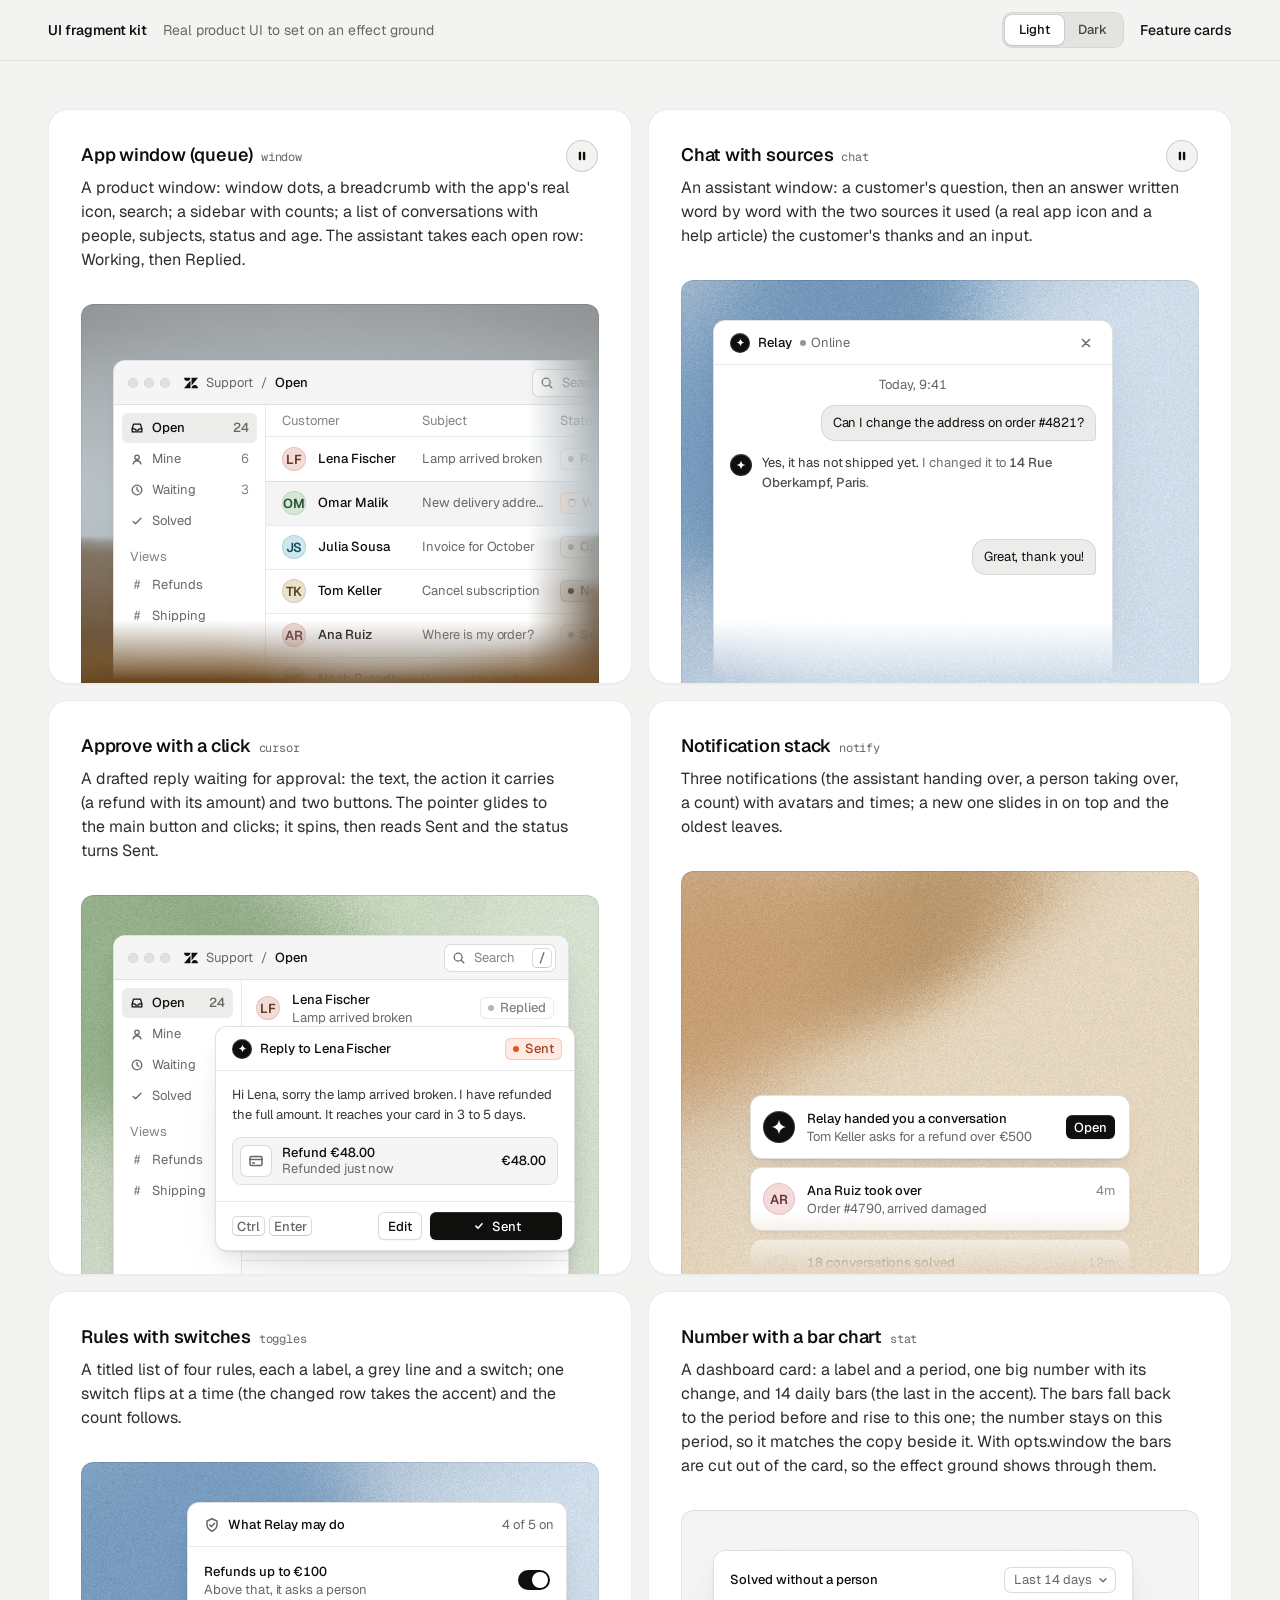
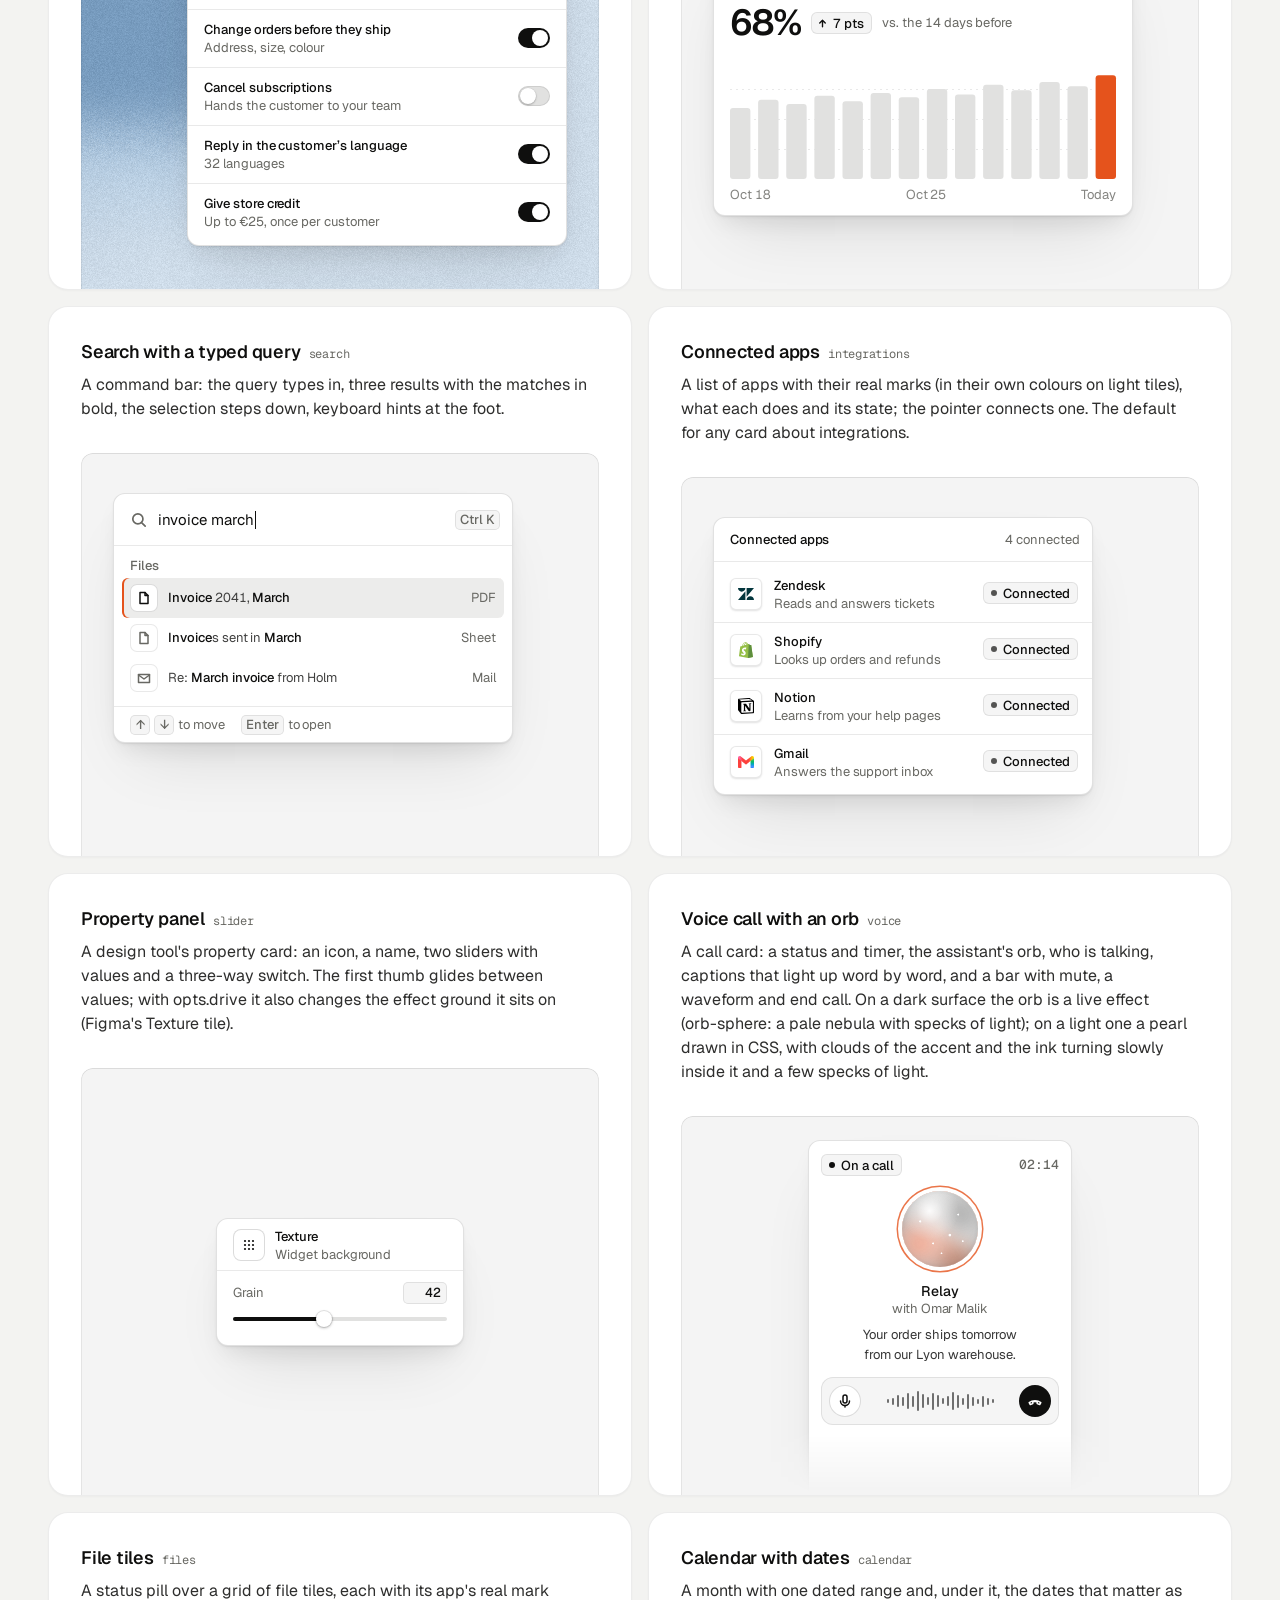
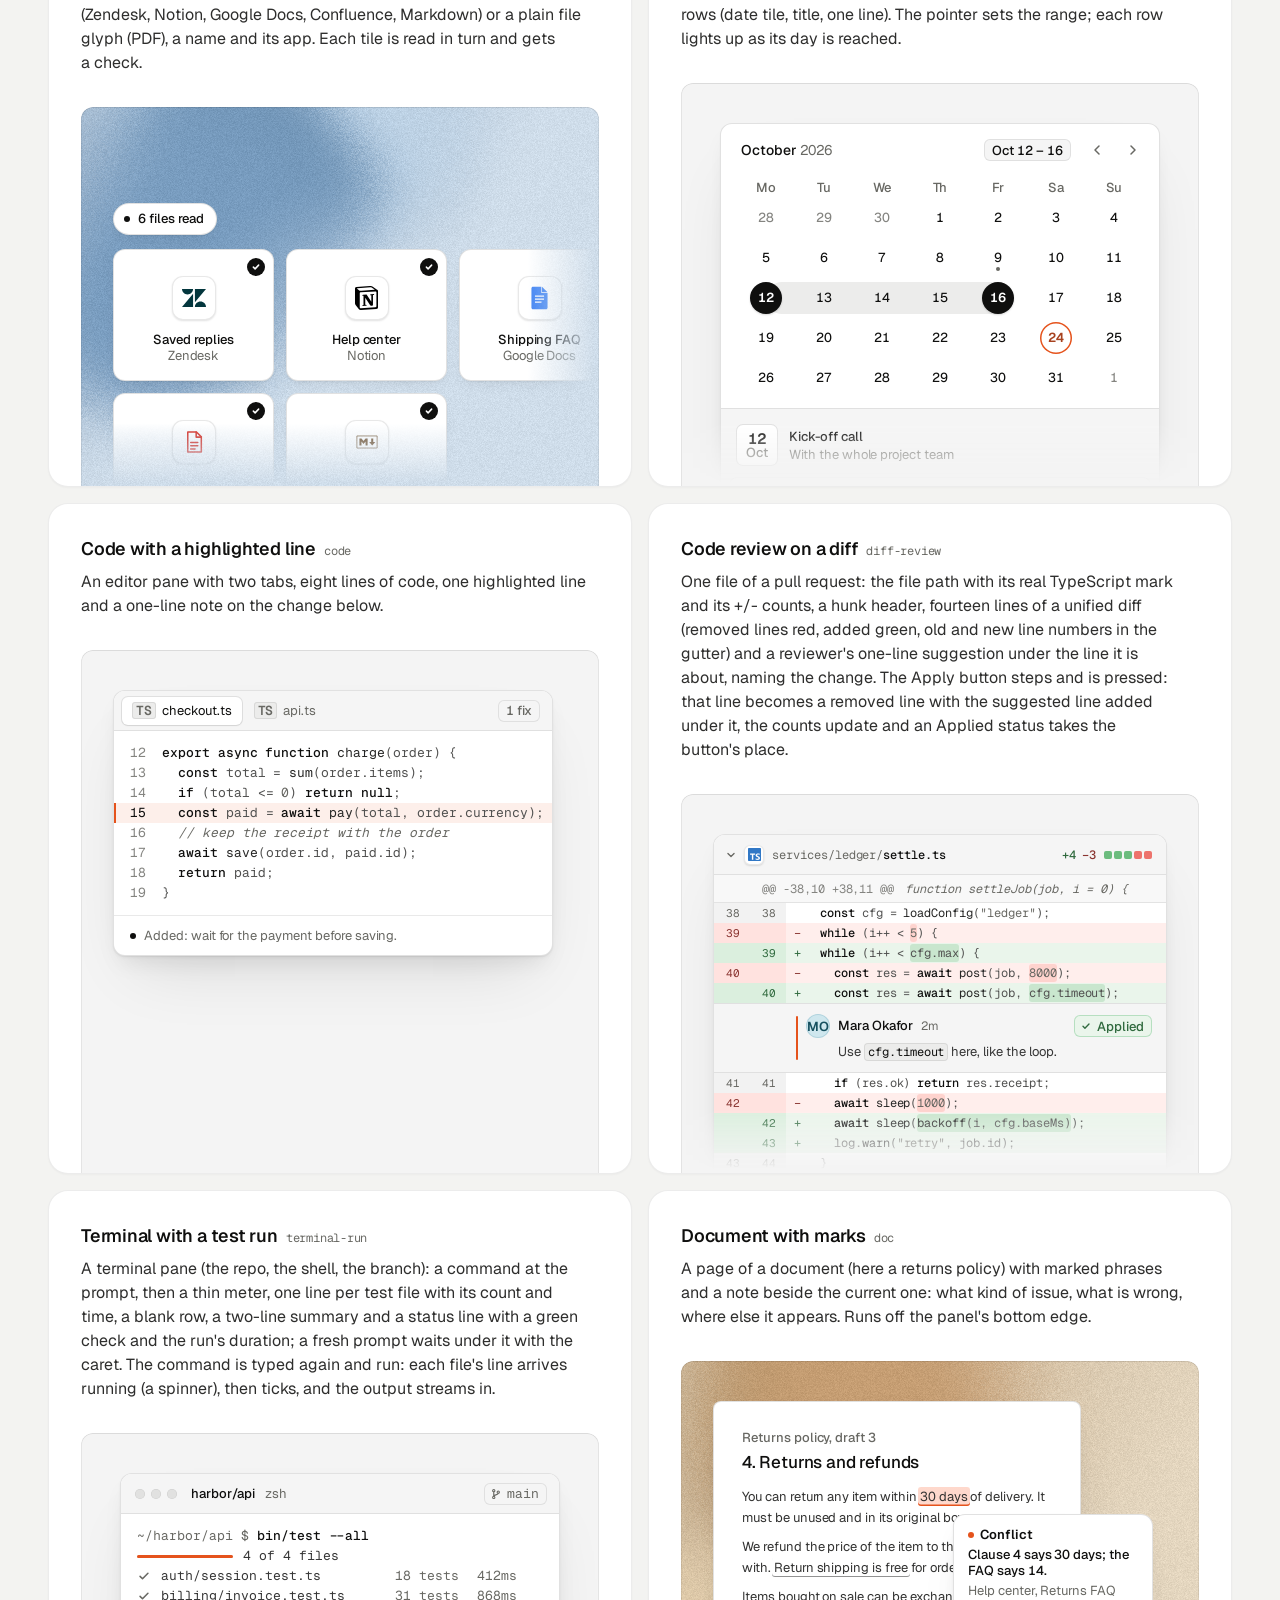
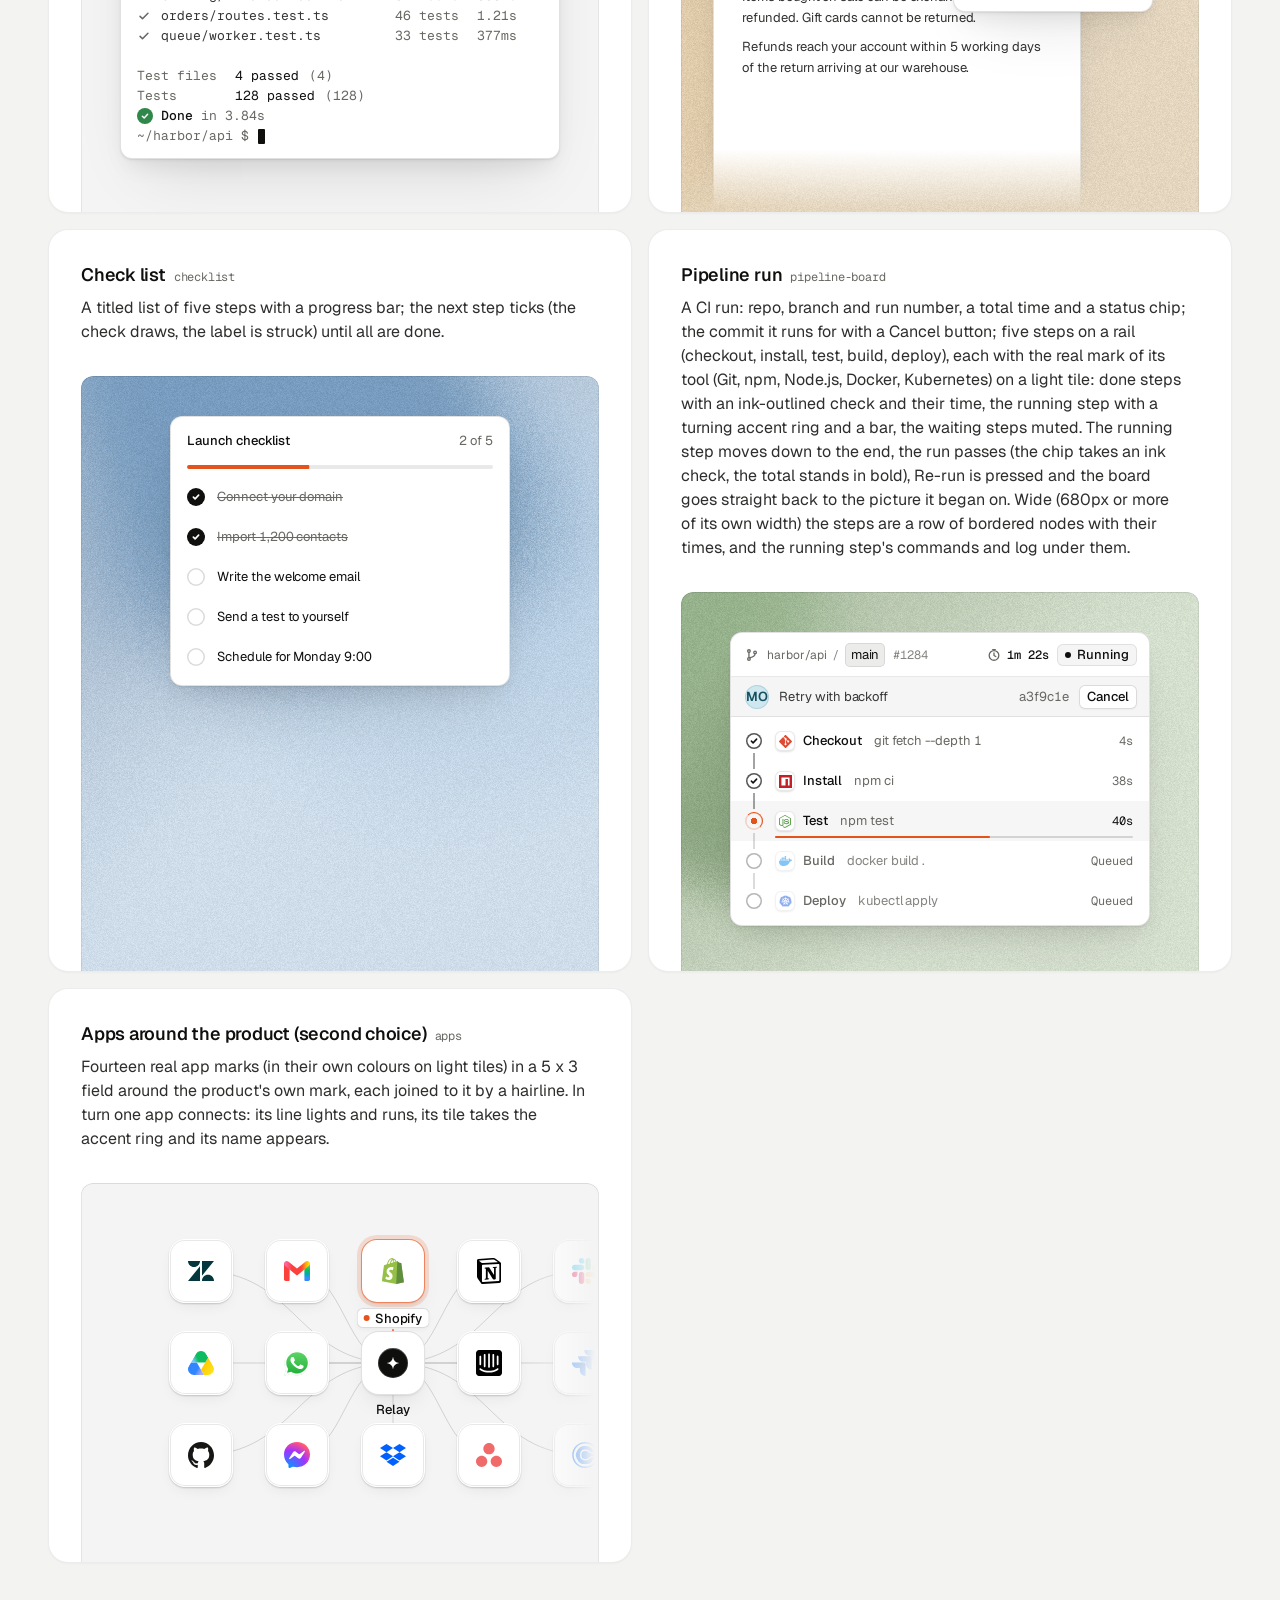
<file: .claude/skills/design-taste-frontend/assets/ui/index.html>
<!doctype html>
<html lang="en" data-theme="light">
<head>
<script>window.__tpGlMax = 16;   /* a gallery shows many live effects at once; a page of a site keeps the default 4 (fx.js) */</script>
<meta charset="utf-8">
<meta name="viewport" content="width=device-width, initial-scale=1">
<title>UI fragment kit</title>
<meta name="description" content="Nineteen pieces of real product UI from the taste-skill kit, each on an effect ground in a feature card.">
<link rel="preconnect" href="https://fonts.googleapis.com">
<link rel="preconnect" href="https://fonts.gstatic.com" crossorigin>
<link href="https://fonts.googleapis.com/css2?family=Geist:wght@300..700&family=Geist+Mono:wght@400;500&display=swap" rel="stylesheet">
<link rel="stylesheet" href="base.css">
<link rel="stylesheet" href="cards.css">
<style>
  :root { --font-text: "Geist", system-ui, sans-serif; --font-display: "Geist", system-ui, sans-serif; --font-mono: "Geist Mono", ui-monospace, monospace; }
  [data-theme="light"] { --bg: #f3f3f1; --card: #ffffff; --ink: #0f0f0e; --muted: #686863; --accent: #e5531c; --accent-ink: #ffffff; --g-bg: #e9e8e4; --g-surface: #f6f5f2; --frag: #ffffff; --warm: #c9a679; }
  [data-theme="dark"] { --bg: #070708; --card: #151517; --ink: #f2f2ef; --muted: #8f9094; --accent: #ff7a3c; --accent-ink: #120c08; --g-bg: #0e0e10; --g-surface: #1b1c1f; --frag: #1c1d20; --warm: #9c9689; }
  * { box-sizing: border-box; }
  html, body { margin: 0; }
  body { font-family: var(--font-text); background: var(--bg); color: var(--ink); -webkit-font-smoothing: antialiased; }
  .panel { --fx-bg: var(--g-bg); --fx-surface: var(--g-surface); --fx-ink: var(--ink); --fx-muted: var(--muted); --fx-accent: var(--hue, var(--warm)); --fx-accent-ink: var(--accent-ink); --calm: var(--g-bg); --p-h: 380px; }
  .top { position: sticky; top: 0; z-index: 20; background: color-mix(in oklab, var(--bg) 86%, transparent); backdrop-filter: blur(14px); -webkit-backdrop-filter: blur(14px); border-bottom: 1px solid color-mix(in oklab, var(--ink) 8%, transparent); }
  .top__in { max-width: 1232px; margin: 0 auto; padding: 0 24px; height: 60px; display: flex; align-items: center; gap: 16px; font-size: 14px; line-height: 20px; }
  .top__in strong { font-weight: 560; }
  .top__in > span { color: var(--muted); }
  .sp { flex: 1; }
  .seg { display: inline-flex; padding: 3px; border-radius: 10px; background: color-mix(in oklab, var(--ink) 6%, var(--bg)); box-shadow: inset 0 0 0 1px color-mix(in oklab, var(--ink) 6%, transparent); }
  .seg button { font: inherit; font-size: 13px; font-weight: 500; border: 0; background: none; color: color-mix(in oklab, var(--ink) 72%, var(--bg)); height: 30px; padding: 0 14px; border-radius: 7px; cursor: pointer; }
  .seg button[aria-pressed="true"] { background: var(--card); color: var(--ink); box-shadow: 0 0 0 1px color-mix(in oklab, var(--ink) 8%, transparent), 0 1px 2px rgb(0 0 0 / .1); }
  .top__in a { color: var(--ink); text-decoration: none; font-weight: 500; }
  main { max-width: 1232px; margin: 0 auto; padding: 48px 24px 96px; }
  .grid { display: grid; grid-template-columns: repeat(2, minmax(0, 1fr)); gap: 16px; }
  .card > h3 code { font: 400 12px/16px var(--font-mono); color: var(--muted); margin-left: 8px; }
  @media (max-width: 860px) { .grid { grid-template-columns: minmax(0, 1fr); } }
  @media (max-width: 600px) { main { padding: 24px 16px 64px; } .top__in { padding: 0 16px; } .top__in > span { display: none; } .panel { --p-h: 340px; } }
</style>
</head>
<body>
<header class="top">
  <div class="top__in">
    <strong>UI fragment kit</strong><span>Real product UI to set on an effect ground</span>
    <span class="sp"></span>
    <div class="seg" role="group" aria-label="Theme"><button type="button" data-mode="light" aria-pressed="true">Light</button><button type="button" data-mode="dark" aria-pressed="false">Dark</button></div>
    <a href="cards.html">Feature cards</a>
  </div>
</header>
<main><div class="grid" id="grid"></div></main>

<script type="module">
  import fx from '../effects/fx.js';
  import ui from './ui.js';
  const index = await fetch('index.json').then(r => r.json());
  // where each one sits, as its meta.json says: anchored at a corner or rising from the bottom and cut by
  // the panel's edge, or whole with 24px or more of ground round it; a fade only where an edge cuts it.
  // Only the compact slider sits in the calm middle (Figma's Texture tile); the cursor dialog is shown
  // where it belongs, over the lower-right edge of a window. [class, fade, style, opts]
  const PLACE = {
    window: ['at-corner', 'stage--fade-br', '--ay:56px'],
    chat: ['at-rise to-edge', 'stage--fade-b'],
    cursor: ['at-over', '', '--bx:24px;--by:24px'],
    notify: ['at-rise fit', 'stage--fade-b', '--ay:calc(100% - 180px);--ay-sm:calc(100% - 180px);--fit-max:380px'],
    toggles: ['at-right', ''],
    stat: ['at-corner', ''],
    search: ['at-corner', ''],
    integrations: ['at-corner', ''],
    slider: ['at-center', '', '', '{"compact":true,"drive":{"param":"grain","min":0.15,"max":0.95}}'],
    voice: ['at-rise to-edge fit', 'stage--fade-b', '--ax:max(24px, 50% - 132px);--ay:24px;--fit-max:264px'],
    files: ['at-corner wide', 'stage--fade-br', '--w:680px;--ay:96px'],
    calendar: ['at-rise fit', 'stage--fade-b', '--fit-max:440px'],
    code: ['at-corner', ''],
    'diff-review': ['at-corner fit', 'stage--fade-b', '--fit-max:480px'],
    'terminal-run': ['at-rise fit', '', '--fit-max:440px'],
    'pipeline-board': ['at-rise fit', '', '--fit-max:420px'],
    doc: ['at-corner to-edge', 'stage--fade-b'],
    checklist: ['at-rise fit', '', '--fit-max:340px'],
    apps: ['at-corner wide', 'stage--fade-br', '--w:560px;--ay:48px'],
  };
  // grounds behind UI are soft lit fields (never a line or dot pattern), on both themes: the bright
  // picture behind dark UI on the dark page, a clear step darker than white UI on the light page
  // the painting stays abstract (a mist over warm sand, level, fully soft) and shows once on the page
  const PAINT = ['painterly-landscape', { blur: 1, brush: 0.35, slope: 0, hillY: 0.3, horizon: 0.62, calm: 0.2, calmX: 0.6, calmY: 0.8, drift: 0, side: 1 }, '{"bg":"#a3b0b6","accent":"#c49a6c"}'];
  const GRAIN = ['grain-gradient', { speed: 0, grainMotion: 0, calm: 0.2, calmX: 0.5, calmY: 0.6, tint: 0.6, contrast: 0.6 }, '{"bg":"#d9ccb7","surface":"#e9e0d2","ink":"#2a2622","muted":"#6f675c","accent":"#a8794a"}'];
  const SKY = [GRAIN[0], GRAIN[1], '{"bg":"#c6d3df","surface":"#d6e0e9","ink":"#25303a","muted":"#5d6873","accent":"#3f6a92"}'];
  const SAGE = [GRAIN[0], GRAIN[1], '{"bg":"#cdd6c6","surface":"#dce3d6","ink":"#262d24","muted":"#5f6a5a","accent":"#6c8e63"}'];
  const GROUND = (m, i) => (m.name === 'slider' ? GRAIN : i === 0 ? PAINT : [GRAIN, SKY, SAGE][i % 3]);
  const q = new URLSearchParams(location.search);
  const grid = document.getElementById('grid');
  grid.innerHTML = index.fragments.map((m, i) => {
    const [at, fade, extra = '', opts = ''] = PLACE[m.name] || ['at-corner', 'stage--fade-br'];
    const [id, params, pal] = GROUND(m, i);
    const w = at === 'at-center' ? '' : ` style="--ax:32px;--ay:40px;${extra}"`;
    const o = opts ? ` data-ui-opts='${opts}'` : '';
    // the cursor is a dialog over a window's edge: the window under it holds still
    const under = m.name === 'cursor' ? `<div class="at-corner" style="--ax:32px;--ay:40px" data-ui-load="window" data-ui-opts='{"compact":true}' data-ui-still></div>` : '';
    return `<article class="card card--row"><h3>${m.title}<code>${m.name}</code></h3><p>${m.shows}</p>
      <div class="panel" data-fx="${id}" data-fx-seed="${(i + 1) * 17}" data-fx-params='${JSON.stringify(params)}' data-fx-palette='${pal}' style="--calm-k:0%">
        <div class="stage ${fade}">${under}<div class="${at}"${w}${o} data-ui-load="${m.name}"></div></div></div></article>`;
  }).join('');
  function setMode(mode) {
    document.documentElement.dataset.theme = mode;
    document.querySelectorAll('.seg button').forEach(b => b.setAttribute('aria-pressed', String(b.dataset.mode === mode)));
  }
  setMode(q.get('mode') === 'dark' ? 'dark' : 'light');
  if (q.has('t')) fx.setClock(+q.get('t'));
  // each ground is drawn once near the screen and kept as a picture (its WebGL context freed), so nineteen
  // panels need one or two contexts, not nineteen
  await Promise.all([ui.loadAll(grid), ui.grounds(grid, fx)]);
  document.documentElement.dataset.ready = '1';
  document.querySelectorAll('.seg button').forEach(b => b.addEventListener('click', async () => {
    setMode(b.dataset.mode);
    for (const el of grid.querySelectorAll('[data-ui]')) el.__ui?.repaint?.();
    await ui.grounds(grid, fx);
  }));
</script>
</body>
</html>
</file>
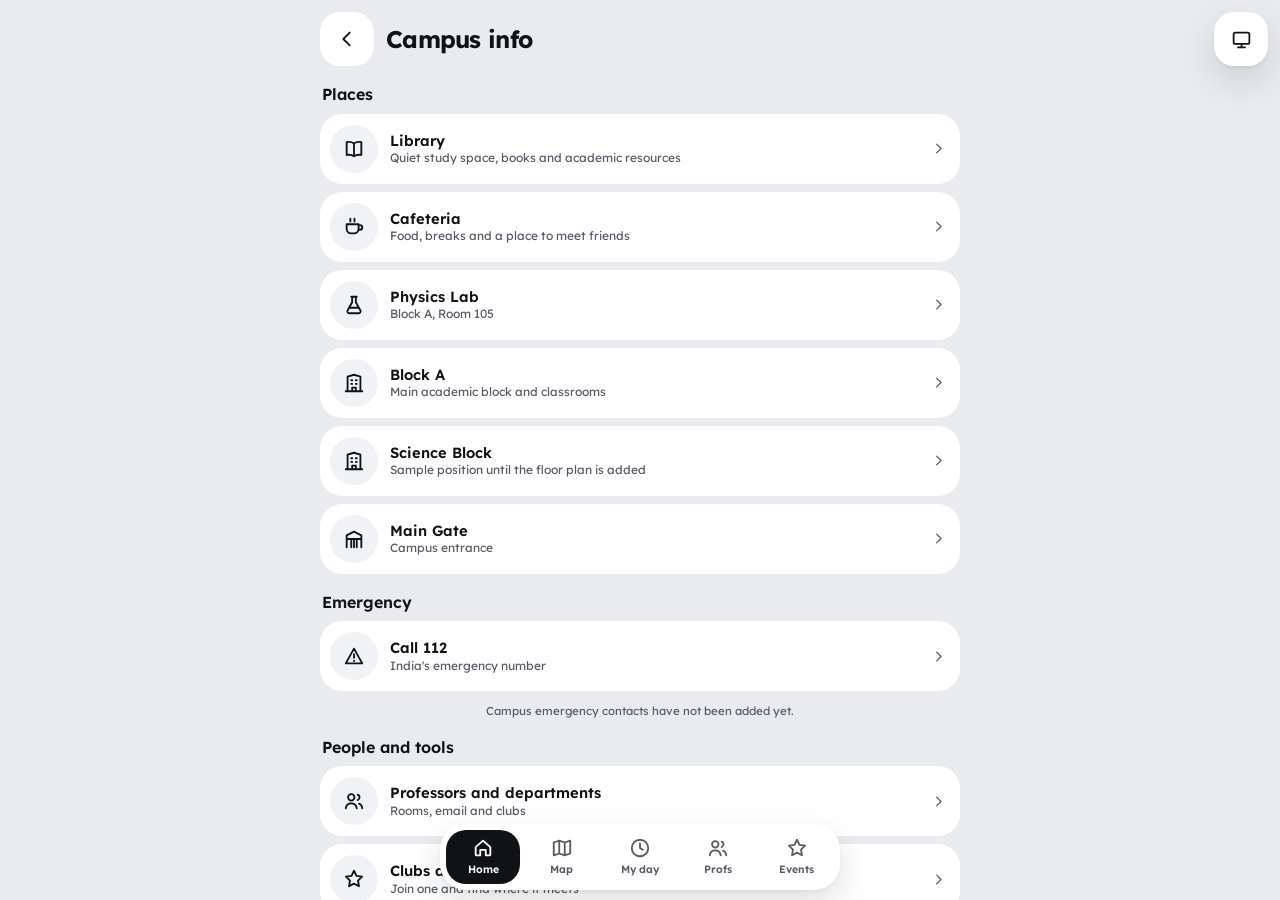
<file: campus-info.html>
<!DOCTYPE html>
<html lang="en">
<head>
    <meta charset="UTF-8">
    <meta name="viewport" content="width=device-width, initial-scale=1">
    <title>CampusNav | Campus info</title>
    <script src="redirect.js" data-page="info" data-base=""></script>
</head>
<body>
    <p><a href="index.html#info">Open Campus info in CampusNav</a></p>
</body>
</html>
</file>
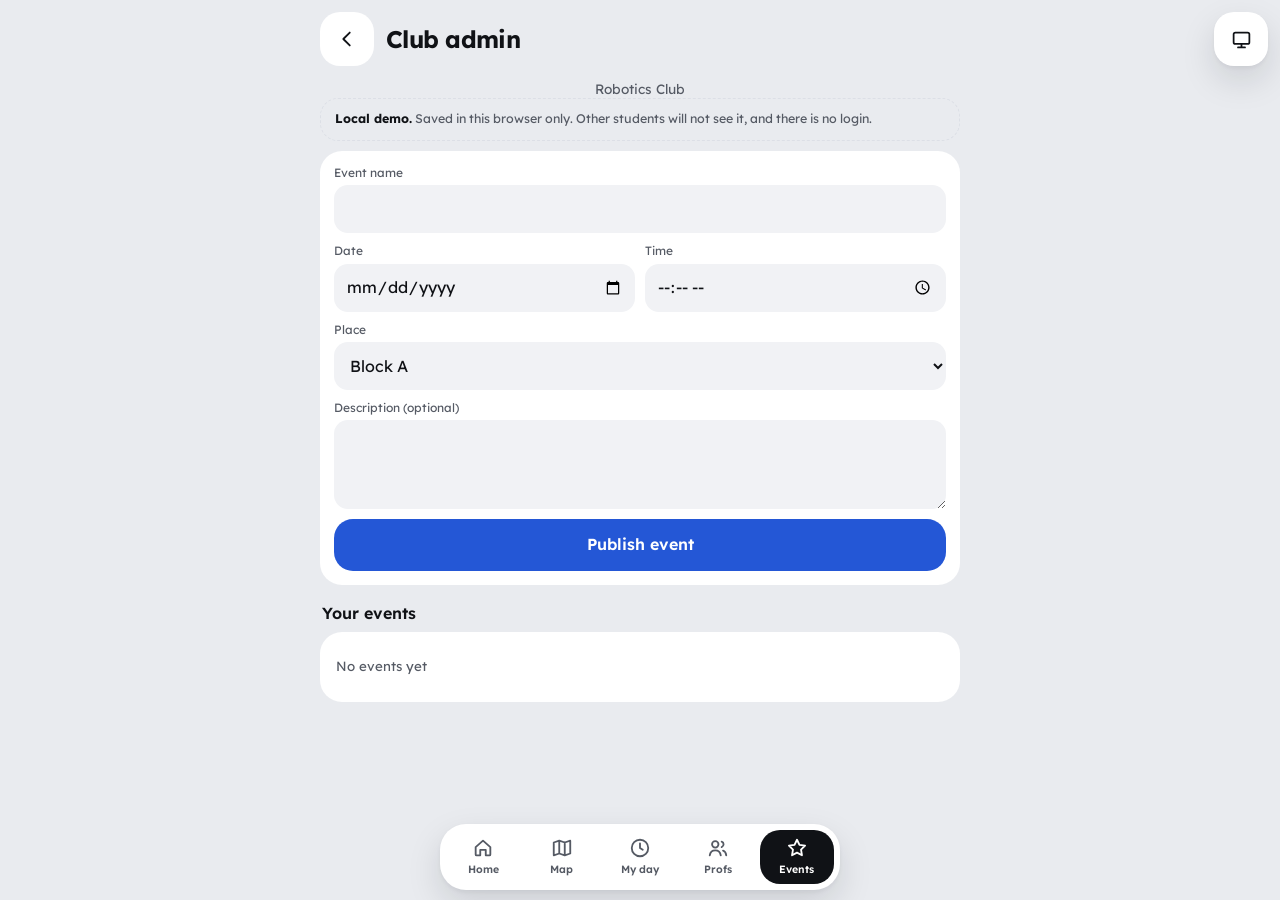
<file: club-admin.html>
<!DOCTYPE html>
<html lang="en">
<head>
    <meta charset="UTF-8">
    <meta name="viewport" content="width=device-width, initial-scale=1">
    <title>CampusNav | Club admin</title>
    <script src="redirect.js" data-page="club-admin" data-base=""></script>
</head>
<body>
    <p><a href="index.html#club-admin">Open Club admin in CampusNav</a></p>
</body>
</html>
</file>
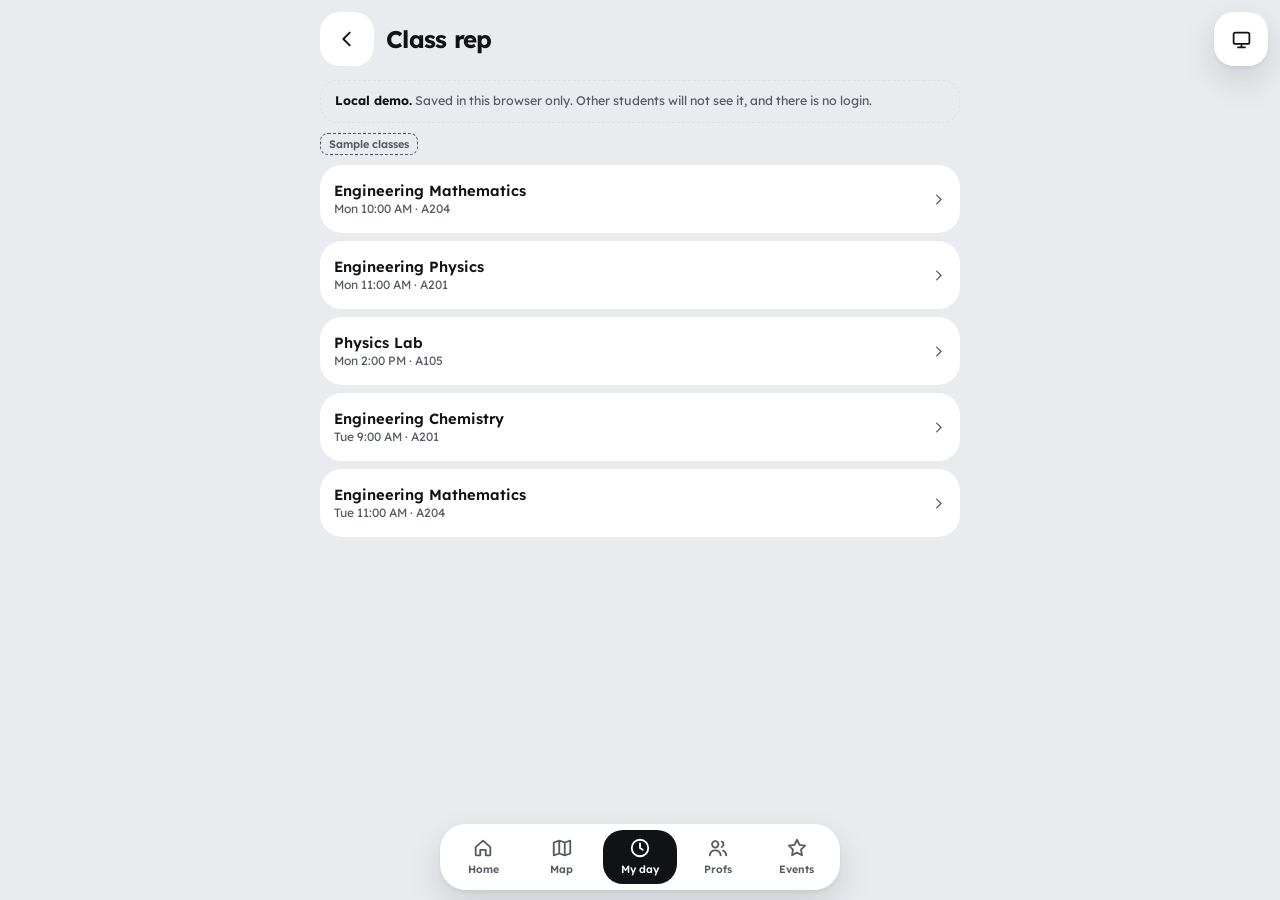
<file: cr.html>
<!DOCTYPE html>
<html lang="en">
<head>
    <meta charset="UTF-8">
    <meta name="viewport" content="width=device-width, initial-scale=1">
    <title>CampusNav | Class rep</title>
    <script src="redirect.js" data-page="cr" data-base=""></script>
</head>
<body>
    <p><a href="index.html#cr">Open Class rep in CampusNav</a></p>
</body>
</html>
</file>
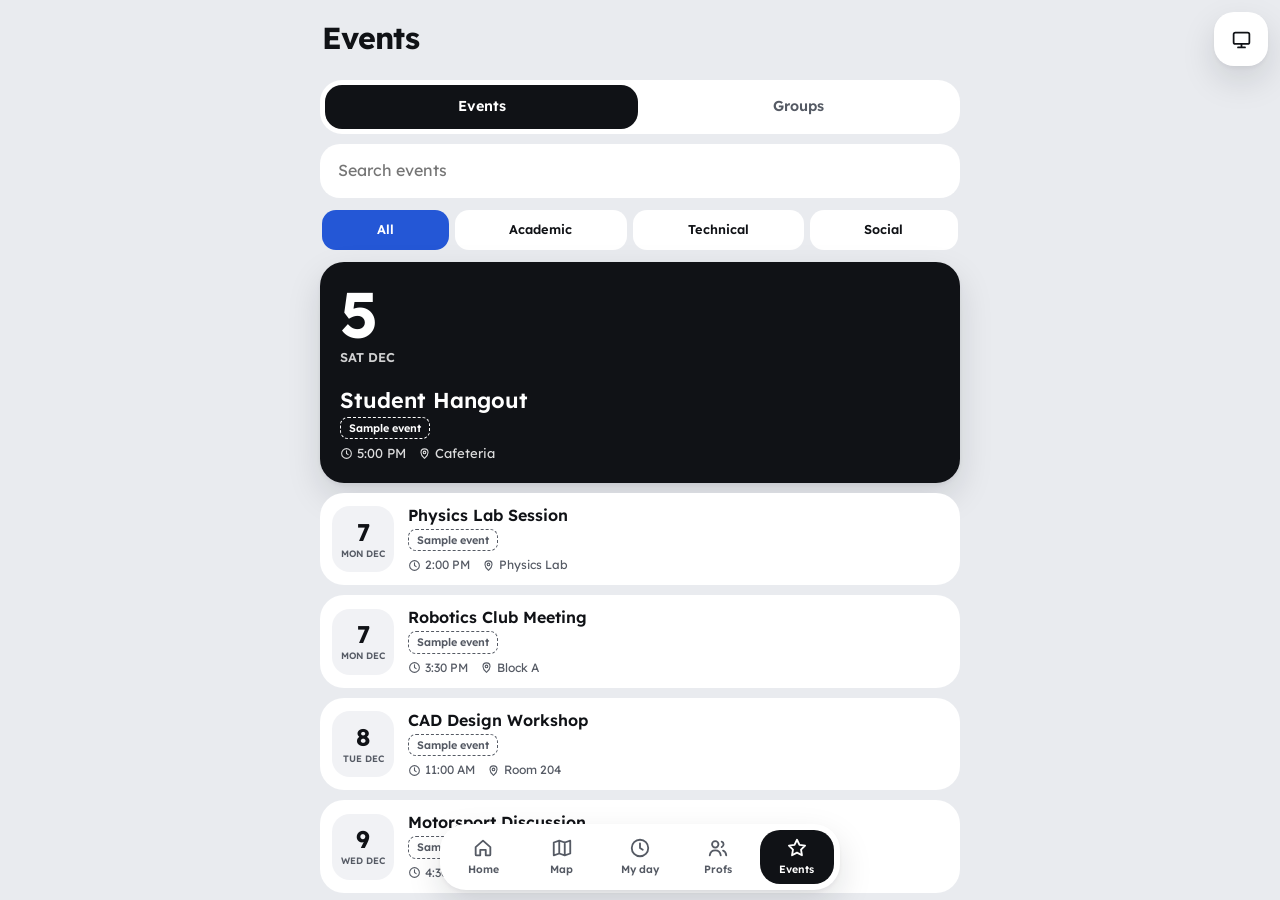
<file: events.html>
<!DOCTYPE html>
<html lang="en">
<head>
    <meta charset="UTF-8">
    <meta name="viewport" content="width=device-width, initial-scale=1">
    <title>CampusNav | Events</title>
    <script src="redirect.js" data-page="events" data-base=""></script>
</head>
<body>
    <p><a href="index.html#events">Open Events in CampusNav</a></p>
</body>
</html>
</file>
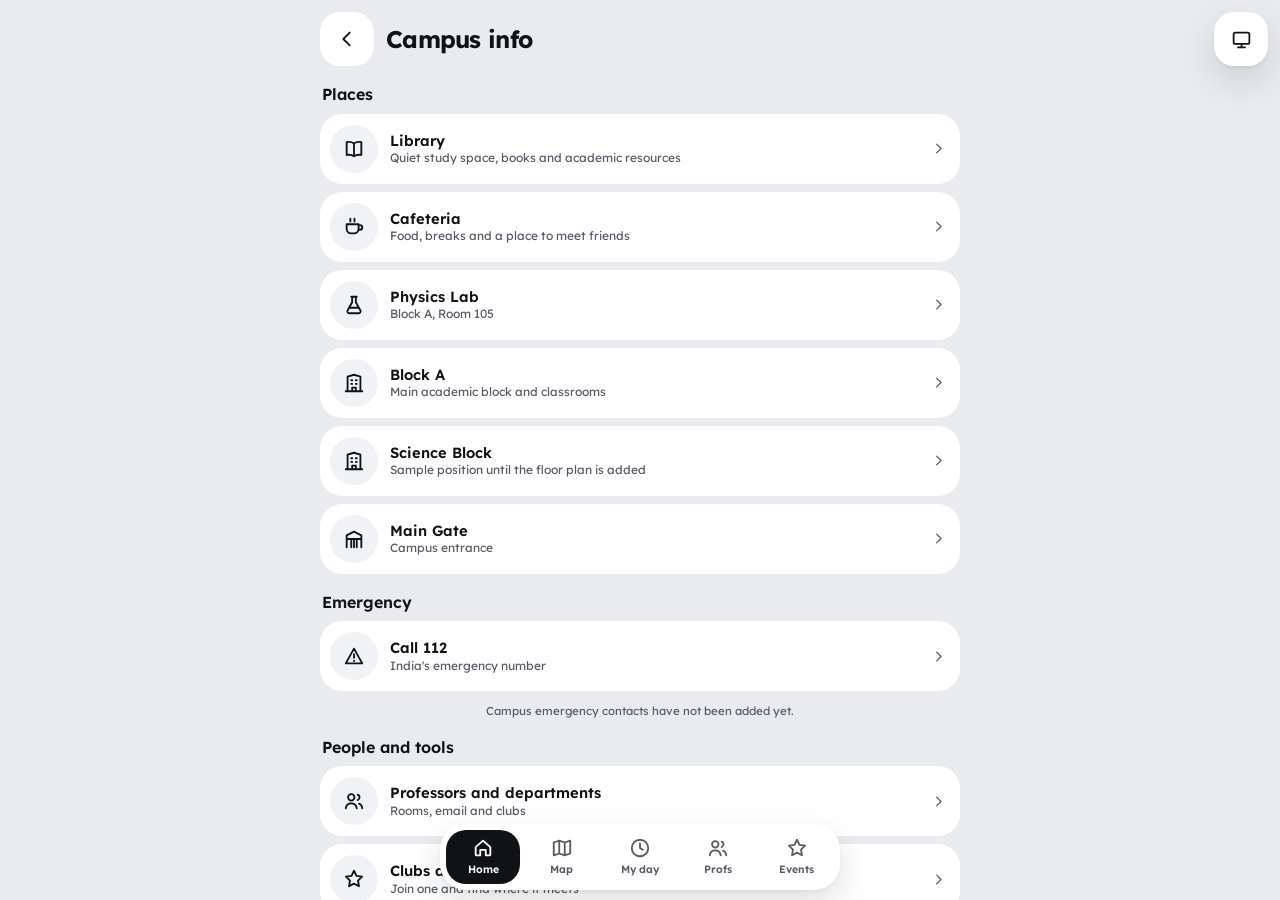
<file: explore.html>
<!DOCTYPE html>
<html lang="en">
<head>
    <meta charset="UTF-8">
    <meta name="viewport" content="width=device-width, initial-scale=1">
    <title>CampusNav | Explore</title>
    <script src="redirect.js" data-page="info" data-base=""></script>
</head>
<body>
    <p><a href="index.html#info">Open Explore in CampusNav</a></p>
</body>
</html>
</file>
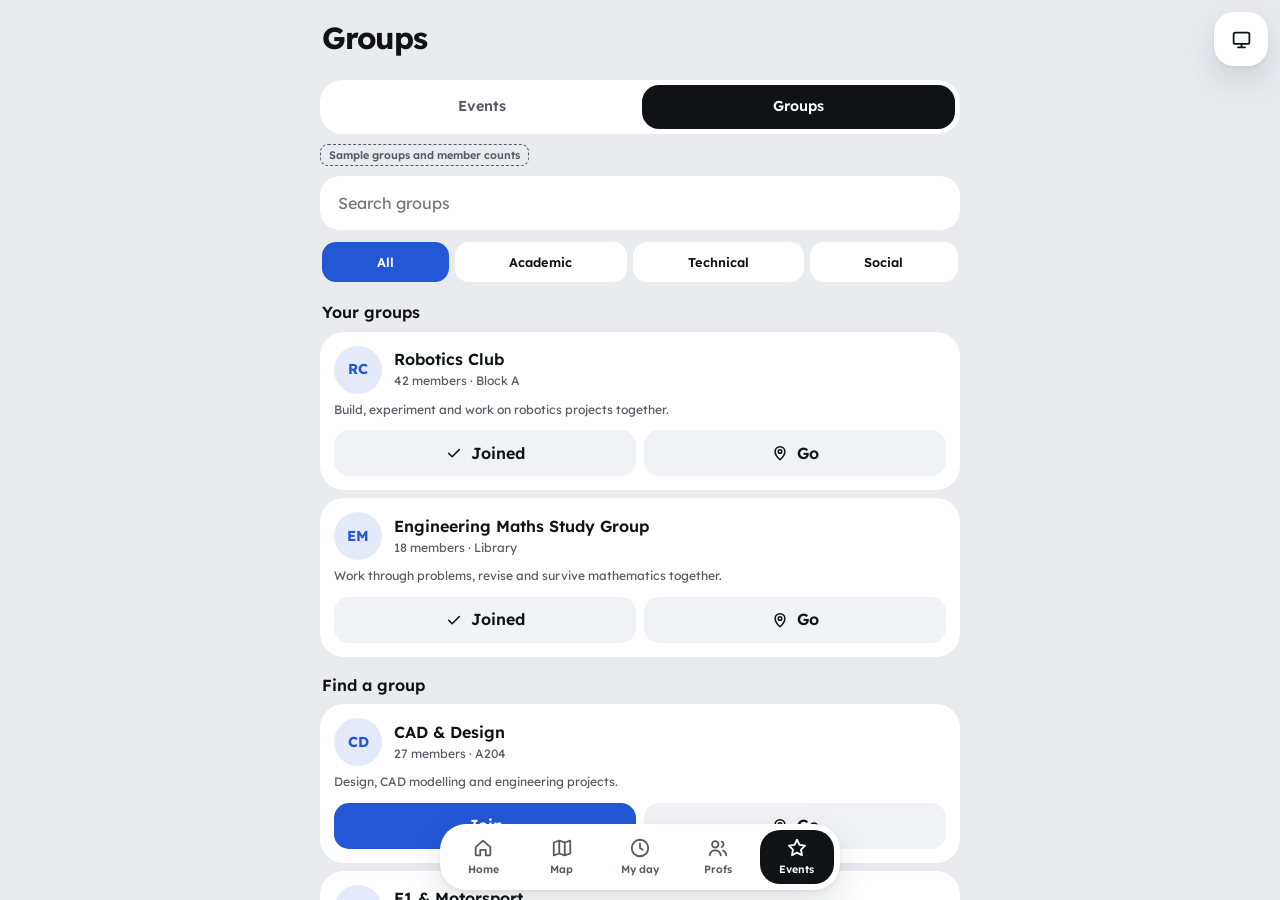
<file: groups.html>
<!DOCTYPE html>
<html lang="en">
<head>
    <meta charset="UTF-8">
    <meta name="viewport" content="width=device-width, initial-scale=1">
    <title>CampusNav | Groups</title>
    <script src="redirect.js" data-page="groups" data-base=""></script>
</head>
<body>
    <p><a href="index.html#groups">Open Groups in CampusNav</a></p>
</body>
</html>
</file>
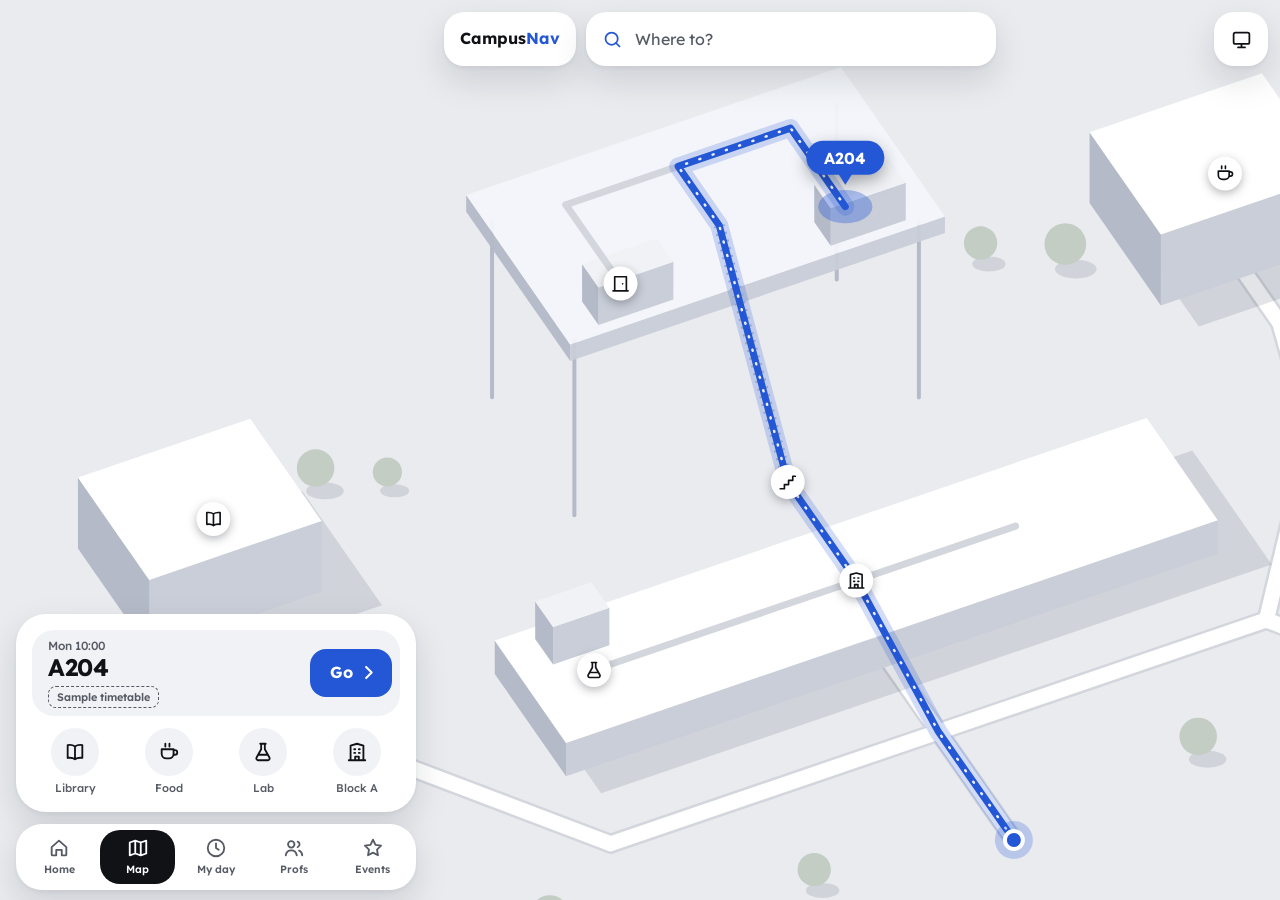
<file: map.html>
<!DOCTYPE html>
<html lang="en">
<head>
    <meta charset="UTF-8">
    <meta name="viewport" content="width=device-width, initial-scale=1">
    <title>CampusNav | Map</title>
    <script src="redirect.js" data-page="map" data-base=""></script>
</head>
<body>
    <p><a href="index.html#map">Open Map in CampusNav</a></p>
</body>
</html>
</file>
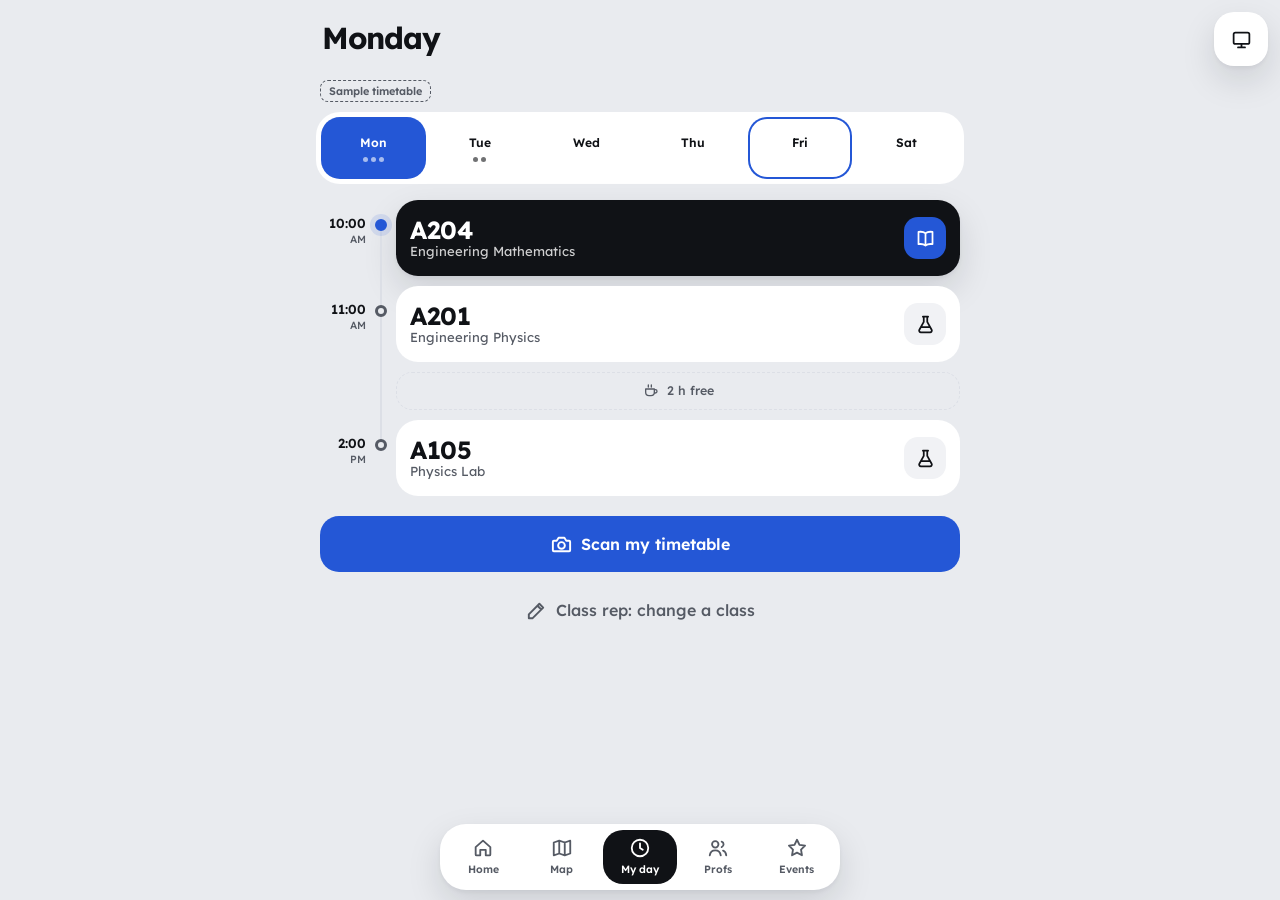
<file: timetable.html>
<!DOCTYPE html>
<html lang="en">
<head>
    <meta charset="UTF-8">
    <meta name="viewport" content="width=device-width, initial-scale=1">
    <title>CampusNav | My day</title>
    <script src="redirect.js" data-page="day" data-base=""></script>
</head>
<body>
    <p><a href="index.html#day">Open My day in CampusNav</a></p>
</body>
</html>
</file>
<file: app/app.css>
/* CampusNav.
   A tilted campus map fills the screen; solid panels float on it.
   Neutral surfaces, one blue. Depth does the work that colour and text did. */

:root {
    --sky: #e9ebef;
    --road: #ffffff;
    --kerb: #d3d6dd;
    --roof: #ffffff;
    --front: #c9ced8;
    --flank: #b4bac7;
    --deck: #f4f6fb;
    --tree: #c3cdc4;
    --shade: rgb(30 38 60 / 0.12);
    --panel: #ffffff;
    --panel-2: #f1f2f5;
    --line: #dcdfe6;
    --ink: #101216;
    --ink-2: #555a64;
    --blue: #2457d6;
    --on-blue: #ffffff;
    --blue-soft: rgb(36 87 214 / 0.12);
    --lift: 0 2px 4px rgb(16 20 32 / 0.05), 0 14px 34px rgb(16 20 32 / 0.13);
    --ease-out: cubic-bezier(0.23, 1, 0.32, 1);
    --font: "Lexend", system-ui, -apple-system, "Segoe UI", sans-serif;
    --dock: calc(88px + env(safe-area-inset-bottom));
    color-scheme: light;
}

/* the dark values appear twice: once for "System", once for a chosen "Dark" */
@media (prefers-color-scheme: dark) {
    :root:not([data-theme="light"]) {
        --sky: #0e1014;
        --road: #3b414e;
        --kerb: #262a34;
        --roof: #434a5a;
        --front: #2c313d;
        --flank: #222631;
        --deck: #566074;
        --tree: #33493c;
        --shade: rgb(0 0 0 / 0.4);
        --panel: #17191e;
        --panel-2: #22252d;
        --line: #2e323b;
        --ink: #f3f4f6;
        --ink-2: #a8adb8;
        --blue: #8fadff;
        --on-blue: #0a1230;
        --blue-soft: rgb(143 173 255 / 0.17);
        --lift: 0 2px 4px rgb(0 0 0 / 0.3), 0 16px 38px rgb(0 0 0 / 0.5);
        color-scheme: dark;
    }
}

:root[data-theme="dark"] {
    --sky: #0e1014;
    --road: #3b414e;
    --kerb: #262a34;
    --roof: #434a5a;
    --front: #2c313d;
    --flank: #222631;
    --deck: #566074;
    --tree: #33493c;
    --shade: rgb(0 0 0 / 0.4);
    --panel: #17191e;
    --panel-2: #22252d;
    --line: #2e323b;
    --ink: #f3f4f6;
    --ink-2: #a8adb8;
    --blue: #8fadff;
    --on-blue: #0a1230;
    --blue-soft: rgb(143 173 255 / 0.17);
    --lift: 0 2px 4px rgb(0 0 0 / 0.3), 0 16px 38px rgb(0 0 0 / 0.5);
    color-scheme: dark;
}

* { box-sizing: border-box; }

body { margin: 0; background: var(--sky); color: var(--ink); font: 400 16px/1.35 var(--font); -webkit-tap-highlight-color: transparent; }
h1, h2, p { margin: 0; }
a { color: inherit; text-decoration: none; }
button, input, select { font: inherit; color: inherit; }
button { cursor: pointer; border: 0; background: none; padding: 0; }
:focus-visible { outline: 3px solid var(--blue); outline-offset: 2px; }

svg { fill: none; stroke: currentColor; stroke-width: 2; stroke-linecap: round; stroke-linejoin: round; }

.sr-only { position: absolute; width: 1px; height: 1px; overflow: hidden; clip: rect(0 0 0 0); white-space: nowrap; }

/* ---------- frame ---------- */

.app { position: relative; height: 100vh; height: 100dvh; overflow: hidden; }
.stage { position: absolute; inset: 0; }
#map { position: absolute; inset: 0; width: 100%; height: 100%; display: block; }

.top { position: absolute; inset: 0 0 auto 0; z-index: 5; display: flex; flex-wrap: wrap; align-items: center; gap: 10px; padding: calc(12px + env(safe-area-inset-top)) 76px 0 12px; }
.logo { display: flex; align-items: center; height: 54px; padding: 0 16px; background: var(--panel); border-radius: 20px; box-shadow: var(--lift); font-weight: 700; }
.logo span { color: var(--blue); }
.search { flex: 1; min-width: 0; display: flex; align-items: center; gap: 10px; height: 54px; padding: 0 16px; background: var(--panel); border-radius: 20px; box-shadow: var(--lift); }
.search svg { width: 21px; height: 21px; flex: none; color: var(--blue); }
.search input { flex: 1; min-width: 0; height: 100%; border: 0; background: none; outline: 0; }
.search input::placeholder { color: var(--ink-2); }
.search:focus-within { outline: 3px solid var(--blue); }
.results { width: 100%; margin: 0; padding: 6px; list-style: none; background: var(--panel); border-radius: 22px; box-shadow: var(--lift); }
.results a { display: flex; align-items: center; gap: 12px; min-height: 52px; padding: 0 12px; border-radius: 16px; font-weight: 500; }
.results a:active { background: var(--panel-2); }
.results svg { width: 21px; height: 21px; }
.results .none { padding: 14px 12px; color: var(--ink-2); }

/* ---------- theme switch ---------- */

.theme { position: fixed; z-index: 8; top: calc(12px + env(safe-area-inset-top)); right: calc(12px + env(safe-area-inset-right)); }
.theme-btn { display: grid; place-items: center; width: 54px; height: 54px; background: var(--panel); border-radius: 20px; box-shadow: var(--lift); }
.theme-btn svg { width: 21px; height: 21px; }
.theme-menu { position: absolute; top: 62px; right: 0; display: grid; gap: 2px; width: 164px; padding: 6px; background: var(--panel); border-radius: 20px; box-shadow: var(--lift); transform-origin: top right; transition: opacity 150ms var(--ease-out), transform 150ms var(--ease-out); }
@starting-style { .theme-menu { opacity: 0; transform: scale(0.96); } }
.theme-menu[hidden] { display: none; }
.theme-menu button { display: flex; align-items: center; gap: 12px; min-height: 48px; padding: 0 12px; border-radius: 14px; font-weight: 500; }
.theme-menu svg { width: 20px; height: 20px; }
.theme-menu button[aria-pressed="true"] { background: var(--blue-soft); color: var(--blue); }

@media (max-width: 379px) { .logo { display: none; } }

/* ---------- the tilted map ---------- */

#map polyline { fill: none; stroke-linecap: round; stroke-linejoin: round; }
#map polygon, #map circle, #map ellipse, #map rect, #map path { stroke: none; }
.m-kerb, .m-road, .m-path, .m-stair, .m-route, .m-glow, .m-flow, .m-pillar { vector-effect: non-scaling-stroke; }
#map .m-kerb { stroke: var(--kerb); stroke-width: 20px; }
#map .m-road { stroke: var(--road); stroke-width: 15px; }
#map .m-path { stroke: var(--kerb); stroke-width: 7px; }
#map .m-stair { stroke: var(--flank); stroke-width: 11px; stroke-dasharray: 2 6; stroke-linecap: butt; }
#map .m-pillar { stroke: var(--flank); stroke-width: 4px; }
#map .m-shade { fill: var(--shade); }
#map .m-tree circle { fill: var(--tree); }
#map .m-front { fill: var(--front); }
#map .m-flank { fill: var(--flank); }
#map .m-roof { fill: var(--roof); }
#map .m-deck .m-roof { fill: var(--deck); }
.m-deck { opacity: 0.95; }
#map .m-room .m-roof { fill: var(--panel-2); }

#map .m-glow { stroke: var(--blue); stroke-width: 18px; opacity: 0.2; }
#map .m-route { stroke: var(--blue); stroke-width: 7px; }
#map .m-ahead { opacity: 0.35; }
#map .m-flow { stroke: var(--on-blue); stroke-width: 2.5px; stroke-dasharray: 1 13; opacity: 0.9; animation: flow 0.9s linear infinite; }
@keyframes flow { to { stroke-dashoffset: -14; } }
#map .m-target { fill: var(--blue); opacity: 0.35; }

/* the map is dragged and pinched by hand, so the browser must not scroll or zoom it */
#map { touch-action: none; cursor: grab; }
#map:active { cursor: grabbing; }
.m-mark { cursor: pointer; }
#map .m-mark circle { fill: var(--panel); filter: drop-shadow(0 3px 5px rgb(10 14 26 / 0.3)); }
.m-mark use { stroke: var(--ink); }
#map .m-flag rect, #map .m-flag path { fill: var(--blue); }
#map .m-flag .bob { filter: drop-shadow(0 6px 8px rgb(10 14 26 / 0.35)); animation: bob 2.4s ease-in-out infinite; }
.m-flag text { fill: var(--on-blue); stroke: none; font: 700 16px var(--font); text-anchor: middle; }
@keyframes bob { 50% { transform: translateY(-5px); } }
#map .m-you .dot { fill: var(--blue); stroke: #fff; stroke-width: 4px; }
#map .m-you .pulse { fill: var(--blue); opacity: 0.25; transform-box: fill-box; transform-origin: center; animation: pulse 2s var(--ease-out) infinite; }
@keyframes pulse { from { transform: scale(0.6); opacity: 0.45; } to { transform: scale(1.5); opacity: 0; } }

/* ---------- the floating sheet ---------- */

.sheet { position: absolute; z-index: 4; left: 10px; right: 10px; bottom: var(--dock); max-height: calc(100% - var(--dock) - 90px); overflow-y: auto; padding: 16px; background: var(--panel); border-radius: 30px; box-shadow: var(--lift); transition: opacity 220ms var(--ease-out), transform 260ms var(--ease-out); }
.sheet.enter { opacity: 0; transform: translateY(14px); transition: none; }

.app.full .stage { visibility: hidden; }
.app.full .sheet { inset: 0; max-height: none; padding: calc(12px + env(safe-area-inset-top)) 14px calc(var(--dock) + 8px); background: var(--sky); border-radius: 0; box-shadow: none; }

/* ---------- home: room, countdown ring, go ---------- */

.next { display: flex; align-items: center; justify-content: space-between; gap: 12px; }
.next-info { min-width: 0; }
.room { font-size: clamp(2.8rem, 15vw, 3.8rem); font-weight: 700; line-height: 0.95; letter-spacing: -0.04em; }
.room.word { font-size: clamp(1.9rem, 10vw, 2.8rem); }
.subject { margin-top: 6px; overflow: hidden; color: var(--ink-2); font-size: 0.95rem; white-space: nowrap; text-overflow: ellipsis; }

.ring { position: relative; flex: none; display: grid; place-items: center; width: 82px; height: 82px; text-align: center; }
.ring svg { position: absolute; inset: 0; width: 100%; height: 100%; transform: rotate(-90deg); stroke-width: 7; }
.ring .track { stroke: var(--panel-2); }
.ring .value { stroke: var(--blue); }
.ring b { display: block; font-size: 1.35rem; line-height: 1; font-variant-numeric: tabular-nums; }
.ring small { display: block; color: var(--ink-2); font-size: 0.68rem; }

.facts { display: flex; flex-wrap: wrap; gap: 6px; margin: 10px 0 12px; padding: 0; list-style: none; }
.facts li { display: flex; align-items: center; gap: 6px; min-width: 0; padding: 6px 11px; border-radius: 12px; background: var(--panel-2); font-size: 0.8rem; font-weight: 500; font-variant-numeric: tabular-nums; overflow-wrap: anywhere; }
.facts svg { flex: none; width: 15px; height: 15px; color: var(--ink-2); }
.facts li.chip.live { background: var(--blue-soft); color: var(--blue); }
.facts li.live svg { color: var(--blue); }

.go { display: flex; align-items: center; justify-content: space-between; height: 56px; padding: 0 7px 0 22px; border-radius: 20px; background: var(--blue); color: var(--on-blue); font-weight: 700; font-size: 1.1rem; }
.go i { display: grid; place-items: center; width: 44px; height: 44px; border-radius: 15px; background: var(--on-blue); color: var(--blue); }
.go svg { width: 22px; height: 22px; stroke-width: 2.6; }
.unmapped { display: flex; align-items: center; justify-content: center; height: 48px; border-radius: 16px; background: var(--panel-2); color: var(--ink-2); font-size: 0.85rem; }

.places { display: grid; grid-template-columns: repeat(4, minmax(0, 1fr)); gap: 8px; margin-top: 12px; }
.place { display: grid; justify-items: center; gap: 5px; color: var(--ink-2); font-size: 0.7rem; font-weight: 500; text-align: center; }
.tile { display: grid; place-items: center; width: 48px; height: 48px; border-radius: 50%; background: var(--panel-2); color: var(--ink); }
.tile svg { width: 22px; height: 22px; }

/* map screen: the next class in one line */
.next-row { display: flex; align-items: center; justify-content: space-between; gap: 12px; padding: 8px 8px 8px 16px; border-radius: 22px; background: var(--panel-2); }
.next-row span { min-width: 0; }
.next-row small { display: block; color: var(--ink-2); font-size: 0.74rem; font-weight: 500; }
.next-row b { display: block; overflow: hidden; font-size: 1.5rem; line-height: 1.15; letter-spacing: -0.02em; white-space: nowrap; text-overflow: ellipsis; }
.next-row i { flex: none; display: flex; align-items: center; gap: 6px; height: 48px; padding: 0 14px 0 20px; border-radius: 16px; background: var(--blue); color: var(--on-blue); font-style: normal; font-weight: 700; }
.next-row svg { width: 19px; height: 19px; stroke-width: 2.6; }

/* short phones: leave the map some room */
@media (max-height: 720px) {
    .app:not(.full) .places { display: none; }
    .app:not(.full) .sheet { padding: 14px; }
}

/* ---------- home ---------- */

/* the search bar lives with the map, so it is shown on its own here */
.app.home .top { visibility: visible; padding-bottom: 10px; background: var(--sky); }
.app.home .sheet { padding-top: calc(76px + env(safe-area-inset-top)); }
.home-screen { display: grid; grid-template-columns: minmax(0, 1fr); gap: 22px; }
.home-screen .btn.wide { margin-top: -6px; }
.home-screen .note { margin-top: -14px; }
.hello p { color: var(--ink-2); font-size: 0.82rem; }
.hello h1 { font-size: 1.75rem; line-height: 1.2; letter-spacing: -0.03em; }
.hero-card { margin-top: -8px; padding: 18px 16px 16px; background: var(--panel); border-radius: 30px; box-shadow: var(--lift); }
.section-head { display: flex; align-items: center; justify-content: space-between; gap: 12px; margin-bottom: 8px; padding: 0 2px; }
.section-head h2 { font-size: 1rem; font-weight: 600; }
.section-head a { display: flex; align-items: center; gap: 3px; min-height: 44px; margin: -6px 0; padding-left: 12px; color: var(--blue); font-size: 0.82rem; font-weight: 600; }
.section-head small { display: flex; align-items: center; gap: 5px; color: var(--ink-2); font-size: 0.72rem; }
.section-head svg { width: 14px; height: 14px; }
.home-screen .places { margin: 0; padding: 14px 6px 12px; background: var(--panel); border-radius: 24px; }
.tile.soft { background: var(--blue-soft); color: var(--blue); }
.later { margin: 0; padding: 4px 16px; list-style: none; background: var(--panel); border-radius: 24px; }
.later li > * { display: grid; grid-template-columns: 44px auto minmax(0, 1fr) 14px; align-items: center; gap: 12px; min-height: 52px; }
.later svg { width: 14px; height: 14px; color: var(--ink-2); }
.later li + li { border-top: 1px solid var(--line); }
.later time { color: var(--ink-2); font-size: 0.82rem; font-weight: 500; font-variant-numeric: tabular-nums; }
.later b { max-width: 130px; overflow: hidden; font-size: 1.05rem; white-space: nowrap; text-overflow: ellipsis; }
.later span { overflow: hidden; color: var(--ink-2); font-size: 0.8rem; text-align: right; white-space: nowrap; text-overflow: ellipsis; }
.more { display: flex; align-items: center; justify-content: center; min-height: 44px; color: var(--blue); font-size: 0.8rem; font-weight: 600; }
.quiet { display: flex; align-items: center; gap: 10px; padding: 16px; background: var(--panel); border-radius: 24px; color: var(--ink-2); font-size: 0.85rem; }
.quiet svg { flex: none; width: 19px; height: 19px; }
/* on home the event is a small card, not the large feature of the events screen */
.cards.plain li:first-child .card { flex-direction: row; align-items: center; gap: 14px; padding: 12px; background: var(--panel); color: var(--ink); box-shadow: none; }
.cards.plain li:first-child .date { display: grid; justify-items: center; width: 62px; height: 66px; background: var(--panel-2); text-align: center; }
.cards.plain li:first-child .date b { font-size: 1.5rem; letter-spacing: 0; }
.cards.plain li:first-child .date span { color: var(--ink-2); font-size: 0.58rem; }
.cards.plain li:first-child .card-text strong { font-size: 1rem; }
.cards.plain li:first-child .card-text > span { color: var(--ink-2); opacity: 1; font-size: 0.75rem; }

/* ---------- directions: banner on top, slim controls below ---------- */

.banner { position: absolute; z-index: 6; top: calc(12px + env(safe-area-inset-top)); left: 12px; right: 76px; display: flex; align-items: center; gap: 14px; min-height: 88px; padding: 12px; background: var(--ink); color: var(--panel); border-radius: 26px; box-shadow: var(--lift); }
.banner[hidden] { display: none; }
.app.nav .top { display: none; }
.app.nav .theme { top: calc(29px + env(safe-area-inset-top)); }
.step-icon { flex: none; display: grid; place-items: center; width: 64px; height: 64px; border-radius: 20px; background: var(--blue); color: var(--on-blue); }
.step-icon svg { width: 40px; height: 40px; stroke-width: 2.6; }
.step-text { min-width: 0; }
.step-text strong { display: block; font-size: 2rem; line-height: 1; letter-spacing: -0.02em; font-variant-numeric: tabular-nums; }
.step-text strong em { margin-left: 3px; font-size: 1rem; font-style: normal; font-weight: 500; }
.step-text span { display: block; margin-top: 4px; font-size: 0.85rem; line-height: 1.25; opacity: 0.85; }

.progress-row { display: flex; align-items: center; gap: 12px; margin-bottom: 12px; }
.dots { flex: 1; display: flex; gap: 5px; }
.dots i { flex: 1; height: 6px; border-radius: 3px; background: var(--panel-2); }
.dots i.done { background: var(--blue); }
.left { flex: none; font-size: 0.8rem; font-weight: 600; font-variant-numeric: tabular-nums; }
.controls { display: grid; grid-template-columns: 56px 56px minmax(0, 1fr); gap: 8px; }
.controls.two { grid-template-columns: 56px minmax(0, 1fr); }

.btn { display: flex; align-items: center; justify-content: center; gap: 8px; height: 56px; border-radius: 19px; background: var(--panel-2); font-weight: 600; }
.btn.primary { background: var(--blue); color: var(--on-blue); }
.btn svg { width: 23px; height: 23px; }
.btn[disabled] { opacity: 0.35; cursor: default; }
.btn.wide { width: 100%; margin-top: 10px; }
.btn.wide input { position: absolute; width: 1px; height: 1px; opacity: 0; }
label.btn { cursor: pointer; }
label.btn:focus-within { outline: 3px solid var(--blue); outline-offset: 2px; }
.btn.plain { background: none; color: var(--ink-2); font-weight: 500; }
.app.full .btn:not(.primary):not(.plain) { background: var(--panel); }
.app.full .club .btn:not(.primary), .app.full .edit .btn:not(.primary), .app.full .change .btn:not(.primary) { background: var(--panel-2); }

.arrived { display: grid; justify-items: center; gap: 2px; margin-bottom: 16px; text-align: center; }
.tick { display: grid; place-items: center; width: 72px; height: 72px; margin: 6px 0 8px; border-radius: 50%; background: var(--blue); color: var(--on-blue); box-shadow: 0 0 0 10px var(--blue-soft); }
.tick svg { width: 38px; height: 38px; stroke-width: 3; }
.arrived h1 { margin-top: 8px; color: var(--ink-2); font-size: 0.95rem; font-weight: 500; }
.arrived .arrived-room { font-size: 3.4rem; font-weight: 700; line-height: 1.05; letter-spacing: -0.03em; }
.arrived p { color: var(--ink-2); font-size: 0.9rem; }

/* ---------- full screens ---------- */

.title { display: flex; align-items: center; min-height: 54px; margin: 0 66px 14px 2px; font-size: 1.9rem; font-weight: 700; letter-spacing: -0.03em; }
.empty { display: grid; justify-items: center; gap: 10px; padding: 40px 0; color: var(--ink-2); text-align: center; list-style: none; }
.empty svg { width: 40px; height: 40px; }
.note { margin-top: 12px; font-size: 0.72rem; color: var(--ink-2); text-align: center; }

/* my day: a week strip and a time line */
.days { display: grid; grid-template-columns: repeat(6, minmax(0, 1fr)); gap: 2px; margin: 0 -4px 16px; padding: 5px; background: var(--panel); border-radius: 24px; }
.days button { display: grid; align-content: center; justify-items: center; gap: 6px; height: 62px; border-radius: 19px; font-size: 0.76rem; font-weight: 600; }
.days button[aria-pressed="true"] { background: var(--blue); color: var(--on-blue); }
.days button.today:not([aria-pressed="true"]) { box-shadow: inset 0 0 0 2px var(--blue); }
.days span { display: flex; gap: 3px; height: 5px; }
.days i { width: 5px; height: 5px; border-radius: 50%; background: currentColor; opacity: 0.6; }

.rail { margin: 0; padding: 0; list-style: none; }
.rail li { position: relative; display: grid; grid-template-columns: 46px 18px minmax(0, 1fr); gap: 6px; padding-bottom: 10px; }
.rail li::before { content: ""; position: absolute; left: 60px; top: 0; bottom: 0; width: 2px; background: var(--line); }
.rail li:first-child::before { top: 24px; }
.rail li:last-child::before { bottom: auto; height: 24px; }
.rail time { padding-top: 15px; font-size: 0.82rem; font-weight: 600; text-align: right; font-variant-numeric: tabular-nums; }
.rail time small { display: block; color: var(--ink-2); font-size: 0.65rem; font-weight: 500; }
.node { position: relative; z-index: 1; width: 12px; height: 12px; margin: 19px 0 0 3px; border: 3px solid var(--ink-2); border-radius: 50%; background: var(--sky); }
.rail li.up .node { border-color: var(--blue); background: var(--blue); box-shadow: 0 0 0 5px var(--blue-soft); }
.block { display: flex; align-items: center; gap: 12px; min-height: 76px; padding: 12px 14px; background: var(--panel); border-radius: 22px; }
.block div { flex: 1; min-width: 0; }
.block b { display: block; font-size: 1.55rem; line-height: 1.1; letter-spacing: -0.02em; }
.block span { display: block; overflow: hidden; color: var(--ink-2); font-size: 0.82rem; white-space: nowrap; text-overflow: ellipsis; }
.block > i { flex: none; display: grid; place-items: center; width: 42px; height: 42px; border-radius: 14px; background: var(--panel-2); }
.block svg { width: 21px; height: 21px; }
.rail li.up .block { background: var(--ink); color: var(--panel); box-shadow: var(--lift); }
.rail li.up .block span { color: inherit; opacity: 0.8; }
.rail li.up .block > i { background: var(--blue); color: var(--on-blue); }
.block.off { opacity: 0.45; text-decoration: line-through; }
.rail .gap div { grid-column: 3; display: flex; align-items: center; justify-content: center; gap: 8px; height: 38px; border: 1.5px dashed var(--line); border-radius: 16px; color: var(--ink-2); font-size: 0.78rem; font-weight: 500; }
.rail .gap svg { width: 16px; height: 16px; }

/* events: one feature, then cards */
.cards { display: grid; gap: 10px; margin: 0; padding: 0; list-style: none; }
.card { display: flex; align-items: center; gap: 14px; padding: 12px; background: var(--panel); border-radius: 24px; }
.date { flex: none; display: grid; place-items: center; align-content: center; width: 62px; height: 66px; border-radius: 18px; background: var(--panel-2); line-height: 1; text-align: center; }
.date b { font-size: 1.5rem; }
.date span { margin-top: 5px; color: var(--ink-2); font-size: 0.58rem; font-weight: 600; text-transform: uppercase; }
.card-text { flex: 1; min-width: 0; }
.card-text strong { display: block; font-weight: 600; line-height: 1.25; overflow-wrap: anywhere; }
.card-text > span { display: flex; flex-wrap: wrap; gap: 4px 12px; margin-top: 6px; color: var(--ink-2); font-size: 0.75rem; }
.card-text span span { display: inline-flex; align-items: center; gap: 4px; }
.card-text svg { width: 13px; height: 13px; }
.cards li:first-child .card { flex-direction: column; align-items: stretch; gap: 22px; padding: 20px; background: var(--ink); color: var(--panel); box-shadow: var(--lift); }
.cards li:first-child .date { width: auto; height: auto; justify-items: start; background: none; text-align: left; }
.cards li:first-child .date b { font-size: 4rem; letter-spacing: -0.04em; }
.cards li:first-child .date span { color: inherit; opacity: 0.8; font-size: 0.8rem; }
.cards li:first-child .card-text strong { font-size: 1.35rem; }
.cards li:first-child .card-text > span { color: inherit; opacity: 0.85; font-size: 0.82rem; }

/* professors: the address copies with a tap */
.prof .copy { display: flex; flex-wrap: wrap; justify-content: center; align-items: center; gap: 6px; min-height: 32px; font: inherit; overflow-wrap: anywhere; -webkit-user-select: text; user-select: text; }
.prof .copy small { color: var(--blue); font-weight: 700; }

input.filter { width: 100%; min-height: 54px; padding: 0 18px; background: var(--panel); border: 0; border-radius: 20px; }
.people { display: grid; grid-template-columns: repeat(2, minmax(0, 1fr)); gap: 10px; align-items: start; margin: 12px 0 0; padding: 0; list-style: none; }
.people .empty { grid-column: 1 / -1; }
.prof { min-width: 0; }
.prof:has(details[open]) { grid-column: 1 / -1; }
.prof details { background: var(--panel); border-radius: 28px; }
.prof summary { display: grid; justify-items: center; align-content: start; gap: 8px; min-height: 164px; padding: 18px 10px 14px; border-radius: 28px; text-align: center; cursor: pointer; list-style: none; }
.prof summary::-webkit-details-marker { display: none; }
.avatar { display: grid; place-items: center; width: 68px; height: 68px; border-radius: 50%; background: var(--blue-soft); color: var(--blue); font-weight: 700; font-size: 1.15rem; }
.prof summary strong { display: block; font-size: 0.9rem; font-weight: 600; line-height: 1.25; overflow-wrap: anywhere; }
.prof summary small { display: block; margin-top: 2px; color: var(--ink-2); font-size: 0.74rem; }
.prof details[open] summary { min-height: 0; }
.prof-body { padding: 0 16px 16px; }
.prof .facts { justify-content: center; margin: 0 0 12px; }
.prof-actions { display: grid; grid-auto-flow: column; grid-auto-columns: minmax(0, 1fr); gap: 8px; }
.prof-actions .btn { height: 50px; border-radius: 16px; }
.prof-actions .btn svg { width: 20px; height: 20px; }
.app.full .prof-actions .btn:not(.primary) { background: var(--panel-2); }

/* scan: a viewfinder says what to do */
.finder { position: relative; display: grid; place-items: center; aspect-ratio: 4 / 3; max-height: 40vh; width: 100%; background: var(--panel); border-radius: 30px; }
.finder b { position: absolute; width: 34px; height: 34px; border: 4px solid var(--blue); }
.finder b:nth-of-type(1) { top: 22px; left: 22px; border-width: 4px 0 0 4px; border-radius: 14px 0 0 0; }
.finder b:nth-of-type(2) { top: 22px; right: 22px; border-width: 4px 4px 0 0; border-radius: 0 14px 0 0; }
.finder b:nth-of-type(3) { bottom: 22px; left: 22px; border-width: 0 0 4px 4px; border-radius: 0 0 0 14px; }
.finder b:nth-of-type(4) { bottom: 22px; right: 22px; border-width: 0 4px 4px 0; border-radius: 0 0 14px 0; }
.sample { display: grid; grid-template-columns: repeat(4, 1fr); gap: 6px; width: 58%; }
.sample i { height: 24px; border-radius: 7px; background: var(--panel-2); }
.sample i.on { background: var(--blue); opacity: 0.55; }
.lead { margin: 12px 0 0; color: var(--ink-2); font-size: 0.85rem; text-align: center; }
progress { width: 100%; height: 8px; margin-top: 14px; accent-color: var(--blue); }
.field { display: grid; gap: 4px; min-width: 0; font-size: 0.75rem; color: var(--ink-2); }
.field input, .field select { width: 100%; min-width: 0; min-height: 48px; padding: 0 12px; background: var(--panel-2); border: 0; border-radius: 14px; font-size: 1rem; color: var(--ink); }
.rows-edit { margin: 12px 0 0; padding: 0; list-style: none; }
.edit { display: grid; grid-template-columns: minmax(0, 1fr) minmax(0, 1fr); gap: 10px; margin-bottom: 10px; padding: 14px; background: var(--panel); border-radius: 22px; }
.edit .full-row { grid-column: 1 / -1; }
.edit .remove { grid-column: 1 / -1; min-height: 44px; border-radius: 12px; font-size: 0.82rem; color: var(--ink-2); }
.edit.bad { box-shadow: inset 0 0 0 2px var(--blue); }
.problem { margin-top: 10px; font-weight: 600; text-align: center; }
.problem:empty { display: none; }
.preview { display: block; width: 100%; max-height: 180px; margin-top: 12px; object-fit: contain; border-radius: 16px; background: var(--panel); }

/* ---------- floating tab bar ---------- */

.tabs { position: absolute; z-index: 6; left: 10px; right: 10px; bottom: calc(10px + env(safe-area-inset-bottom)); display: flex; gap: 4px; padding: 6px; background: var(--panel); border-radius: 26px; box-shadow: var(--lift); }
.tabs a { flex: 1; display: flex; flex-direction: column; align-items: center; justify-content: center; gap: 3px; min-width: 0; height: 54px; border-radius: 20px; color: var(--ink-2); font-size: 0.66rem; font-weight: 600; white-space: nowrap; }
.tabs svg { flex: none; width: 22px; height: 22px; }
.tabs a[aria-current="page"] { background: var(--ink); color: var(--panel); }

/* ---------- directions options ---------- */

.route-opts { display: flex; gap: 8px; margin-bottom: 12px; }
.route-opts label { flex: 1; min-width: 0; display: flex; align-items: center; gap: 8px; padding-left: 14px; background: var(--panel-2); border-radius: 16px; color: var(--ink-2); font-size: 0.78rem; }
.route-opts select { flex: 1; min-width: 0; height: 46px; border: 0; border-radius: 16px; background: var(--panel-2); color: var(--ink); font-size: 0.95rem; font-weight: 600; }
.route-opts button { flex: none; display: flex; align-items: center; gap: 6px; height: 46px; padding: 0 14px; border-radius: 16px; background: var(--panel-2); font-size: 0.8rem; font-weight: 600; }
.route-opts button[aria-pressed="true"] { background: var(--blue); color: var(--on-blue); }
.route-opts svg { width: 18px; height: 18px; }

/* ---------- groups, info, class rep and club admin ---------- */

.page-head { display: flex; align-items: center; gap: 12px; margin: 0 66px 14px 0; }
.page-head .title { margin: 0; font-size: 1.5rem; }
.back { flex: none; display: grid; place-items: center; width: 54px; height: 54px; background: var(--panel); border-radius: 20px; }
.back svg { width: 22px; height: 22px; }
.segment { display: grid; grid-template-columns: 1fr 1fr; gap: 4px; margin-bottom: 10px; padding: 5px; background: var(--panel); border-radius: 22px; }
.segment a { display: grid; place-items: center; min-height: 44px; border-radius: 17px; color: var(--ink-2); font-size: 0.9rem; font-weight: 600; }
.segment a[aria-current="page"] { background: var(--ink); color: var(--panel); }
.chips { display: flex; gap: 6px; margin: 10px 0; overflow-x: auto; padding: 2px; }
.chips button { flex: 1 0 auto; min-height: 40px; padding: 0 14px; background: var(--panel); border-radius: 14px; font-size: 0.8rem; font-weight: 600; }
.chips button[aria-pressed="true"] { background: var(--blue); color: var(--on-blue); }
.section-head.spaced { margin-top: 18px; }
.card-text .about { margin-top: 4px; color: var(--ink-2); font-size: 0.8rem; overflow-wrap: anywhere; }
.cards li:first-child .card-text .about { color: inherit; opacity: 0.85; }

.clubs, .lines, .changes { display: grid; grid-template-columns: minmax(0, 1fr); gap: 8px; margin: 0; padding: 0; list-style: none; }
.club { display: grid; grid-template-columns: auto minmax(0, 1fr); gap: 4px 12px; align-items: center; padding: 14px; background: var(--panel); border-radius: 24px; }
.club .avatar { width: 48px; height: 48px; font-size: 0.9rem; }
.club-text strong { display: block; font-weight: 600; line-height: 1.25; }
.club-text span, .club-about { color: var(--ink-2); font-size: 0.76rem; }
.club-about, .club-actions { grid-column: 1 / -1; }
.club-about { margin-top: 4px; }
.club-actions { display: grid; grid-template-columns: 1fr 1fr; gap: 8px; margin-top: 8px; }
.club-actions .btn { height: 46px; border-radius: 15px; }
.club-actions svg { width: 18px; height: 18px; }

.line { display: grid; grid-template-columns: auto minmax(0, 1fr) auto; align-items: center; gap: 12px; min-height: 70px; padding: 10px 14px 10px 10px; background: var(--panel); border-radius: 22px; }
.line.still { list-style: none; }
.line > small { grid-column: 1 / -1; padding-left: 6px; color: var(--ink-2); }
.line strong { display: block; font-size: 0.92rem; font-weight: 600; overflow-wrap: anywhere; }
.line span small { display: block; color: var(--ink-2); font-size: 0.75rem; }
.line > svg { width: 15px; height: 15px; color: var(--ink-2); }
.drop { min-height: 44px; padding: 0 12px; border-radius: 12px; background: var(--panel-2); font-size: 0.78rem; font-weight: 600; }

.demo { margin-bottom: 10px; padding: 12px 14px; border: 1.5px dashed var(--line); border-radius: 18px; color: var(--ink-2); font-size: 0.78rem; }
.demo strong { color: var(--ink); }
.change { background: var(--panel); border-radius: 22px; }
.change summary { display: flex; align-items: center; justify-content: space-between; gap: 10px; min-height: 68px; padding: 10px 14px; border-radius: 22px; list-style: none; cursor: pointer; }
.change summary::-webkit-details-marker { display: none; }
.change summary strong { display: block; font-size: 0.92rem; font-weight: 600; }
.change summary small { display: block; color: var(--ink-2); font-size: 0.75rem; }
.change summary svg { flex: none; width: 15px; height: 15px; color: var(--ink-2); }
.change[open] summary svg { transform: rotate(90deg); }
.struck { text-decoration: line-through; }
.tag { flex: none; padding: 5px 10px; border-radius: 10px; background: var(--blue-soft); color: var(--blue); font-size: 0.7rem; font-style: normal; font-weight: 700; }
.change-form { display: grid; grid-template-columns: minmax(0, 1fr) minmax(0, 1fr); gap: 10px; padding: 0 14px 14px; }
.change-form .full-row { grid-column: 1 / -1; }
.change-form .btn { height: 50px; font-size: 0.9rem; }
#newEvent .btn { height: 52px; }
.field textarea { width: 100%; min-width: 0; padding: 12px; background: var(--panel-2); border: 0; border-radius: 14px; font: inherit; font-size: 1rem; color: var(--ink); resize: vertical; }

/* ---------- marks on made-up information: dashed, so it never looks official ---------- */

.sample-row { display: flex; flex-wrap: wrap; gap: 6px; margin: 0 0 10px; }
.sample-tag { display: inline-block; padding: 2px 8px; border: 1.5px dashed var(--ink-2); border-radius: 8px; color: var(--ink-2); font-size: 0.68rem; font-weight: 600; line-height: 1.5; letter-spacing: 0; vertical-align: middle; }
.card-text .sample-row, .next-row .sample-row { margin: 4px 0 0; }
.card-text > .sample-row span { display: inline-block; }
.next-row span.sample-tag { display: inline-block; }
.arrived .sample-row { justify-content: center; margin: 8px 0 0; }
.rail li.up .sample-tag, .cards:not(.plain) li:first-child .sample-tag { border-color: currentColor; color: inherit; }
.prof summary .sample-tag { margin-top: 6px; }

/* ---------- recentre and short messages ---------- */

.recenter { position: absolute; z-index: 3; top: calc(76px + env(safe-area-inset-top)); right: calc(12px + env(safe-area-inset-right)); display: grid; place-items: center; width: 54px; height: 54px; background: var(--panel); border-radius: 20px; box-shadow: var(--lift); color: var(--blue); }
.recenter[hidden] { display: none; }
.recenter svg { width: 23px; height: 23px; }
.app.nav .recenter { top: calc(112px + env(safe-area-inset-top)); }

.toast { position: absolute; z-index: 9; left: 14px; right: 14px; bottom: calc(var(--dock) + 8px); display: flex; align-items: center; justify-content: space-between; gap: 12px; max-width: 420px; min-height: 52px; margin: 0 auto; padding: 4px 6px 4px 18px; background: var(--ink); color: var(--panel); border-radius: 18px; box-shadow: var(--lift); font-size: 0.86rem; font-weight: 500; transition: opacity 180ms var(--ease-out), transform 180ms var(--ease-out); }
@starting-style { .toast { opacity: 0; transform: translateY(8px); } }
.toast[hidden] { display: none; }
.toast button { flex: none; min-width: 64px; height: 44px; padding: 0 14px; border-radius: 14px; background: var(--panel); color: var(--ink); font-weight: 700; }

/* ---------- touch manners ---------- */

a, button, label, summary { touch-action: manipulation; }
.tabs, .btn, .go, .place, .days, .controls, .theme, .recenter, .banner { -webkit-user-select: none; user-select: none; }
.sheet { overscroll-behavior: contain; }

/* ---------- press and hover ---------- */

.go, .btn, .tile, .card, a.block, .next-row, .days button, .tabs a, .recenter, .theme-btn, .later a { transition: transform 140ms var(--ease-out); }
.go:active, .btn:not([disabled]):active, .place:active .tile, .card:active, .next-row:active, .recenter:active, .theme-btn:active, .later a:active, a.block:active, .days button:active, .tabs a:active { transform: scale(0.97); }

@media (hover: hover) and (pointer: fine) {
    .place:hover .tile, .card:hover, a.block:hover { transform: translateY(-2px); }
}

/* ---------- desktop: panels float on the left ---------- */

@media (min-width: 860px) {
    .sheet { left: 16px; right: auto; width: 400px; }
    .app.full .sheet { width: 100%; padding-left: calc(50% - 320px); padding-right: calc(50% - 320px); }
    .tabs { left: 16px; right: auto; width: 400px; }
    .app.full .tabs { left: calc(50% - 200px); }
    .top { left: 432px; right: auto; width: 640px; max-width: calc(100% - 432px); }
    .banner { left: 432px; right: auto; width: 440px; }
    .app.home .top { left: 0; width: 100%; max-width: none; padding-left: calc(50% - 320px); padding-right: calc(50% - 320px); }
}

@media (prefers-reduced-motion: reduce) {
    *, *::before, *::after { transition: none !important; animation: none !important; }
}
</file>
<file: .claude/skills/design-taste-frontend/assets/system.css>
/*
  taste-skill system.css - the one system for the page. Link it first, then assets/ui/cards.css (the
  feature card, its panel and the fragment placements), then set the palette (--p-*), the fonts and
  the radius set on :root in the page (node scripts/start.mjs prints that block).
  Do not add a second grid, spacing scale, type scale, radius scale, button or card style.
*/

/* ---------------------------------------------------------------- tokens */
:root {
  /* palette (hex only; fx.js reads --bg --surface --ink --muted --accent --accent-ink) */
  --p-bg: #ffffff;
  --p-surface: #f4f4f4;
  --p-ink: #111111;
  --p-muted: #6b6b6b;
  --p-accent: #1a4be0;
  --p-accent-ink: #ffffff;
  --p-action: #1a4be0;      /* buttons, links, focus: the accent, or the ink when the accent is too pale */
  --p-action-ink: #ffffff;
  --p-inv-bg: #111111;
  --p-inv-surface: #1c1c1c;
  --p-inv-ink: #f4f4f4;
  --p-inv-muted: #a3a3a3;
  --p-inv-accent: #ffffff;
  --p-inv-accent-ink: #111111;
  --p-inv-action: #ffffff;
  --p-inv-action-ink: #111111;
  /* the lit ground behind UI and in the closing band (references/cards.md), one per page, tech pages only
     (none on kind other, which is flat): <html data-ground="sand|sky|sage|painting">. system.js gives it to every ground
     that holds UI, on light and dark pages alike; --hue on one panel changes only its accent */
  --ground-bg: #d9ccb7; --ground-surface: #e9e0d2; --ground-ink: #2a2622; --ground-muted: #5a534a; --ground-accent: #a8794a;

  /* fonts */
  --font-display: system-ui, -apple-system, "Segoe UI", sans-serif;
  --font-text: system-ui, -apple-system, "Segoe UI", sans-serif;
  --font-mono: ui-monospace, "SFMono-Regular", Menlo, Consolas, monospace;
  --display-weight: 400;    /* headlines 400; 500 on a tech page (software, gaming, hardware) */
  --display-tracking: -0.025em;

  /* the page rhythm (references/layout-v4.md): one section per screen. The header is fixed and
     --nav tall; every section is padded --padt above and --padb (plus the phone action bar, --bar)
     below, and is exactly one or two screens tall (--h: 1 or 2; --hm on a phone). The hero's words
     start --hgap under the header and its content ends --hpadb above the fold. */
  --nav: 72px;
  --padt: 120px;
  --padb: 72px;
  --hgap: 48px;
  --hpadb: 64px;
  --bar: 0px;
  /* grid: one .wrap (alias .container) for the header, every section and the footer, the same
     --gut on both sides: 1280 wide at x 80-1360 at 1440, 342 at x 24-366 at 390 */
  --container: 1280px;
  --gut: 80px;
  --pad: var(--gut);
  --gutter: 24px;

  /* spacing: 4/8 scale */
  --s-1: 4px;  --s-2: 8px;  --s-3: 12px; --s-4: 16px; --s-5: 24px;
  --s-6: 32px; --s-7: 48px; --s-8: 64px; --s-9: 96px; --s-10: 128px;
  --section: 40px;      /* only a .section outside main (the kit's demo pages); every main > section and
                           footer.closing take --padt and --padb */
  --section-band: 56px; /* the same for an older footer outside footer.closing */
  --head-gap: 48px;     /* the one heading-to-content gap, 32 on a phone (layout.css reads it as --ly-head-gap) */
  --card-pad: 16px;     /* card padding (cards.css sets its own for cards with a panel) */
  --card-gap: 16px;     /* gap between cards */

  /* type scale (the only sizes on the page) */
  --t-label: 13px;
  --t-small: 14px;
  --t-body: 16px;
  --t-lead: 18px;
  --t-card: 18px;
  --t-h3: 24px;
  /* straight lines from the phone size at 390 to the desktop size at 1440 (system.md's table) */
  --t-h2: clamp(30px, 1.72vw + 23.3px, 48px);
  --t-h1: clamp(38px, 3.24vw + 25.4px, 72px);
  /* a big number stays a step under the h2 (VI-11): 38 at 1440, 28 at 390, so it never reads as a
     section heading; a stats row and a price set their own, smaller still */
  --t-stat: clamp(28px, .952vw + 24.29px, 38px);

  /* radius: one scale (soft by default; data-radius on <html> switches it) */
  --r-sm: 8px;  --r-md: 12px; --r-lg: 20px; --r-btn: 8px;

  /* controls (fixed here; a page never adds its own) */
  --btn-h: 44px;
  --btn-h-sm: 36px;
  --nav-h: var(--nav);  /* the older name, kept for the kit's files */
  --icon: 16px;         /* small icons: socials, menu chevrons, mono brand marks */

  /* motion: the one UI ease-out (motion.css --m-ease and ui/base.css --u-ease read it; references/motion.md) */
  --ease: cubic-bezier(.2, .8, .2, 1);
  --dur: 180ms;
}
html[data-radius="sharp"] { --r-sm: 4px; --r-md: 6px;  --r-lg: 8px;  --r-btn: 4px; }
html[data-radius="soft"]  { --r-sm: 8px; --r-md: 12px; --r-lg: 20px; --r-btn: 8px; }
html[data-radius="round"] { --r-sm: 10px; --r-md: 16px; --r-lg: 24px; --r-btn: 999px; }
/* the four lit grounds (references/cards.md); sand is the default above. painting goes with
   painterly-landscape (x.ai's daylight sky over olive hills) */
html[data-ground="sky"]      { --ground-bg: #c6d3df; --ground-surface: #d6e0e9; --ground-ink: #25303a; --ground-muted: #4d5964; --ground-accent: #3f6a92; }
html[data-ground="sage"]     { --ground-bg: #cdd6c6; --ground-surface: #dce3d6; --ground-ink: #262d24; --ground-muted: #535b51; --ground-accent: #6c8e63; }
html[data-ground="painting"] { --ground-bg: #79a8d6; --ground-surface: #a6c4e2; --ground-ink: #16212c; --ground-muted: #273949; --ground-accent: #9c9b3c; }
/* cards.css takes its card and panel radii from this scale */
html[data-radius] .card { --c-r: var(--r-lg); }
html[data-radius] .panel { --p-r: var(--r-md); }

/* a phone: the header 56, the sections padded 96 / 48, the hero's words 40 under the header and its
   content ending 24 above the fold, 24 at both sides, 12 between columns */
@media (max-width: 639px) {
  :root { --nav: 56px; --padt: 96px; --padb: 48px; --hgap: 40px; --hpadb: 24px; --gut: 24px; --gutter: 12px; --card-gap: 12px; --head-gap: 32px; }
}
@media (min-width: 640px) {
  :root { --gut: 48px; --section: 48px; --section-band: 72px; --card-pad: 24px; }
}
@media (min-width: 1024px) {
  :root { --gut: 80px; --section: 56px; --section-band: 96px; --card-gap: 24px;
          --t-lead: 20px; --t-card: 20px; --t-h3: 28px; }
  /* a place (and a local service): the 1200 column at x 120-1320 */
  html[data-type="place"] { --gut: 120px; --container: 1200px; }
}
/* a place (VI-06, ST-96, PH-23): its own smaller type (h1 48/53 and 32/37, h2 32/40 and 24/30, titles
   and the sub-line 20 and 18), the Recipe 3 hero's gap under its photograph (40, 24 on a phone),
   square photographs and cards and 2px buttons, whatever data-radius and data-buttons say */
:root[data-type="place"] {
  --hgap: 40px;
  --t-h1: clamp(32px, 1.524vw + 26.06px, 48px);
  --t-h2: clamp(24px, .762vw + 21px, 32px);
  --t-h3: clamp(20px, .381vw + 18.51px, 24px);
  --r-sm: 2px; --r-md: 0px; --r-lg: 0px; --r-btn: 2px;
}
:root[data-type="place"] :is(h1, .t-h1) { line-height: 1.104; }
:root[data-type="place"] :is(h2, .t-h2) { line-height: 1.25; }
@media (max-width: 639px) {
  :root[data-type="place"] { --hgap: 24px; }
  :root[data-type="place"] :is(h1, .t-h1) { line-height: 1.156; }
}

/* ---------------------------------------------------------------- grounds (at most three) */
:root, .ground-base {
  --bg: var(--p-bg); --surface: var(--p-surface); --ink: var(--p-ink); --muted: var(--p-muted);
  --accent: var(--p-accent); --accent-ink: var(--p-accent-ink); --card: var(--p-surface);
  --action: var(--p-action); --action-ink: var(--p-action-ink);
}
.ground-surface {
  --bg: var(--p-surface); --surface: var(--p-bg); --ink: var(--p-ink); --muted: var(--p-muted);
  --accent: var(--p-accent); --accent-ink: var(--p-accent-ink); --card: var(--p-bg);
  --action: var(--p-action); --action-ink: var(--p-action-ink);
}
.ground-inverse {
  --bg: var(--p-inv-bg); --surface: var(--p-inv-surface); --ink: var(--p-inv-ink); --muted: var(--p-inv-muted);
  --accent: var(--p-inv-accent); --accent-ink: var(--p-inv-accent-ink); --card: var(--p-inv-surface);
  --action: var(--p-inv-action); --action-ink: var(--p-inv-action-ink);
}
:root, .ground-base, .ground-surface, .ground-inverse {
  --line: color-mix(in oklab, var(--ink) 11%, transparent);
  --line-strong: color-mix(in oklab, var(--ink) 20%, transparent);
  /* effects (fx.js) and UI fragments (assets/ui) take the colours of the ground they sit on */
  --fx-bg: var(--bg); --fx-surface: var(--surface); --fx-ink: var(--ink); --fx-muted: var(--muted);
  --fx-accent: var(--accent); --fx-accent-ink: var(--accent-ink);
  --ui-font: var(--font-text); --ui-mono: var(--font-mono); --ui-radius: var(--r-md);
}
.ground-base, .ground-surface, .ground-inverse { background: var(--bg); color: var(--ink); }

/* ---------------------------------------------------------------- base */
*, *::before, *::after { box-sizing: border-box; }
/* an anchor lands on the section's top (the judge's frame): the fixed header covers --nav of its --padt */
html { -webkit-text-size-adjust: 100%; scroll-padding-top: 0; scroll-behavior: auto; margin: 0; }
body {
  margin: 0; background: var(--bg); color: var(--ink);
  font: 400 var(--t-body)/1.55 var(--font-text);
  -webkit-font-smoothing: antialiased; text-rendering: optimizeLegibility; overflow-x: clip;
}
img, svg, video, canvas { display: block; max-width: 100%; }
/* hidden means hidden, also on an img the line above makes a block (a menu tab's photograph, a peek photograph) */
[hidden] { display: none !important; }
img, video { height: auto; }
a { color: inherit; text-decoration: none; }
button { font: inherit; color: inherit; }
h1, h2, h3, h4, p, ul, ol, figure, blockquote { margin: 0; }
ul, ol { padding: 0; list-style: none; }
h1, h2, h3, h4 {
  font-family: var(--font-display); font-weight: var(--display-weight);
  letter-spacing: var(--display-tracking); text-wrap: balance; overflow-wrap: break-word;
  /* a long word (a German compound at 390) breaks at a syllable with a hyphen, in the language of <html lang>;
     only words of 10 letters or more, 4 at least on each side, so a short English heading never breaks */
  hyphens: auto; -webkit-hyphens: auto; hyphenate-limit-chars: 10 4 4;
}
h1, .t-h1 { font-size: var(--t-h1); line-height: 1.04; }
h2, .t-h2 { font-size: var(--t-h2); line-height: 1.1; }
h3, .t-h3 { font-size: var(--t-h3); line-height: 1.2; }
h4, .t-card { font-family: var(--font-text); font-weight: 500; font-size: var(--t-card); line-height: 1.3; letter-spacing: -0.01em; }
p { text-wrap: pretty; }
.t-lead  { font-size: var(--t-lead); line-height: 1.5; }
.t-body  { font-size: var(--t-body); line-height: 1.55; }
.t-small { font-size: var(--t-small); line-height: 1.5; }
.t-label { font-size: var(--t-label); font-weight: 500; line-height: 1.4; letter-spacing: 0.01em; }
.t-stat  { font-family: var(--font-display); font-weight: var(--display-weight); font-size: var(--t-stat);
           line-height: 1; letter-spacing: var(--display-tracking); font-variant-numeric: tabular-nums; }
.muted { color: var(--muted); }
.mono  { font-family: var(--font-mono); }
.measure { max-width: 62ch; }
:focus-visible { outline: 2px solid var(--action); outline-offset: 2px; border-radius: 2px; }
::selection { background: color-mix(in oklab, var(--accent) 30%, transparent); }

/* ---------------------------------------------------------------- grid */
.wrap, .container { width: min(100% - 2 * var(--gut), var(--container)); margin-inline: auto; padding-inline: 0; }
.grid { display: grid; grid-template-columns: repeat(12, minmax(0, 1fr)); column-gap: var(--gutter); row-gap: var(--card-gap); }
.grid > * { min-width: 0; grid-column: 1 / -1; }
.section { padding-block: var(--section); }

/* ---------------------------------------------------------------- one section per screen
   The page is a stack of screens. Framed at scrollY = k x the screen height, a shot shows exactly one
   section: the hero alone on the first screen, every other section (and footer.closing, the close and
   the footer in one) exactly one or two screens tall, its h2 first, --padt under its top. Heights
   and padding do it: no pinning, snapping or script.
     <section class="section" id=".." style="--h: 2">     (2 screens; --hm sets a phone's count alone)
       <div class="wrap"> the h2 first, then the content </div>     (the one in-flow child)
     </section>
   A layer (a full-bleed photograph or ground behind the words) is an <img class="layer" aria-hidden="true">
   beside the .wrap. Content must fit: one screen holds 708px of content at 1440x900 (900 - 120 - 72),
   two hold 1,608 (the second screen's part starts --padt under its top with .g2). From 640 to 1279 a
   section keeps at least its screens and grows past them rather than overlap the next. */
main > :is(section, .section), footer.closing {
  position: relative; box-sizing: border-box;
  height: calc(var(--h, 1) * 100vh); height: calc(var(--h, 1) * 100svh);
  padding: var(--padt) 0 calc(var(--padb) + var(--bar));
}
main > :is(section, .section) > :is(.wrap, .container), footer.closing > .wrap { position: relative; z-index: 1; height: 100%; }
main > :is(section, .section) > :is(.wrap, .container):not(.grid) { display: flex; flex-direction: column; }
/* a .wrap that is the section's grid too (class="wrap grid"): its rows start at the top */
main > :is(section, .section) > :is(.wrap, .container).grid { align-content: start; }
/* .fill: the block that takes what the screen leaves under the heading (a photograph, a frame) */
main > :is(section, .section) > .wrap > .fill { flex: 1 1 0; min-height: 0; }
/* two screens as two groups: row 1 the h2 and the first group, row 2 the rest (no second h2), starting
   --padt under the second screen's top, so the second shot looks like any other section */
main > :is(section, .section).g2, footer.closing.g2 { --h: 2; }
main > :is(section, .section).g2 > :is(.wrap, .container), footer.closing.g2 > .wrap { display: grid; grid-template-rows: minmax(0, 1fr) minmax(0, 1fr); row-gap: calc(var(--padt) + var(--padb) + var(--bar)); }
main > :is(section, .section).g2 > :is(.wrap, .container) > *, footer.closing.g2 > .wrap > * { min-height: 0; align-self: start; }
main > :is(section, .section).g2 > :is(.wrap, .container) > :is(.group, .fill) { align-self: stretch; }
/* a group: one screen's part of a .g2 section (its h2 and first rows, or the rest) */
.group { display: flex; flex-direction: column; min-height: 0; }
/* each screen's card row runs down to that screen's foot (the cards stretch, their panels grow), so
   the second screen of a .g2 is never a short row over an empty ground; both rows end on the same line */
@media (min-width: 1024px) {
  main > :is(section, .section).g2 > .wrap > .grid:last-child,
  main > :is(section, .section).g2 > .wrap > .group > .grid:last-child { align-self: stretch; flex: 1 1 auto; min-height: 0; }
}
.group > .fill { flex: 1 1 0; min-height: 0; }
@media (min-width: 640px) and (max-width: 1279px) {
  main > :is(section, .section):not(.hero, .section--hero), footer.closing {
    height: auto; min-height: calc(var(--h, 1) * 100vh); min-height: calc(var(--h, 1) * 100svh);
  }
  /* the section is a column and its .wrap takes all of it, so a .fill (a photograph, a frame) still
     grows to the section's foot (a min-height percentage would not resolve, leaving it at its least) */
  /* :where() keeps it at no weight, so a page's own phone- or tablet-only hiding (section.desk-only { display: none }) wins */
  :where(main > :is(section, .section):not(.hero, .section--hero), footer.closing) { display: flex; flex-direction: column; }
  main > :is(section, .section):not(.hero, .section--hero) > :is(.wrap, .container), footer.closing > .wrap { flex: 1 0 auto; height: auto; min-height: 0; }
}
/* a phone: lvh (the screen with its bars hidden) for every section but the hero; --hm when stacking
   makes the content taller than the desktop count */
@media (max-width: 639px) {
  /* at least its screens, never less: content a screen cannot hold makes the section taller (the rhythm
     check then asks for --hm: 2 or less content); a fixed height would lay its last rows over the next
     section, the fault the phone shots showed most (a list under the closing heading and its button) */
  main > :is(section, .section):not(.hero, .section--hero), footer.closing {
    height: auto; min-height: calc(var(--hm, var(--h, 1)) * 100vh); min-height: calc(var(--hm, var(--h, 1)) * 100lvh);
  }
  /* one grid row at least the screens tall that grows with the .wrap's content: the .wrap is stretched to
     it, so its .fill and its two groups still share a definite height */
  /* (at no weight, as on the tablet: a page's own section.desk-only { display: none } still hides it) */
  :where(main > :is(section, .section):not(.hero, .section--hero):has(> :is(.wrap, .container)), footer.closing) {
    display: grid; grid-template-columns: minmax(0, 1fr); grid-template-rows: 1fr; grid-auto-rows: auto;
  }
  main > :is(section, .section):not(.hero, .section--hero) > :is(.wrap, .container), footer.closing > .wrap { height: auto; }
  main > :is(section, .section).g2m, footer.closing.g2m { --hm: 2; }
  main > :is(section, .section).g2m > :is(.wrap, .container), footer.closing.g2m > .wrap { display: grid; grid-template-rows: minmax(0, 1fr) minmax(0, 1fr); row-gap: calc(var(--padt) + var(--padb) + var(--bar)); }
  /* stacked in one, the two groups keep the open cards' 32px, so the first group's last panel never meets
     the next card's title */
  main > :is(section, .section).g2:not(.g2m) > :is(.wrap, .container) { display: flex; row-gap: var(--s-6); }
  /* what the two screens leave goes around the second group, so it opens below the header, not on the fold */
  main > :is(section, .section).g2:not(.g2m) > :is(.wrap, .container) > :last-child { margin-block: auto; }
  main > :is(section, .section).g2:not(.g2m) > :is(.wrap, .container) > * { align-self: stretch; }
}
/* a layer: the photograph or ground of a whole section, under its words, edge to edge */
main > :is(section, .section) > :is(img, video, canvas, picture).layer,
footer.closing > :is(img, video, canvas, picture).layer {
  position: absolute; inset: 0; z-index: 0; width: 100%; height: 100%; max-width: none; object-fit: cover; object-position: var(--pos, 50% 50%);
}
main > :is(section, .section) > picture.layer > img { width: 100%; height: 100%; object-fit: cover; }

/* the hero: exactly the first screen, the fixed header over its top. Its words start --hgap under the
   header (--photo adds a full-bleed photograph's height above them on a place); its content ends
   --hpadb above the fold, and nothing of the next section shows, at 1440, 1024, 820 and 390.
     <section class="hero hero--<type>"><div class="wrap"><div class="hero-text"> .. </div>[one strip]</div></section>
   .hero-text holds the whole composition (the words, and the picture or window beside or under them);
   one docked strip (logos, three facts) may follow it, at most 96px, desktop only. */
main > :is(.hero, .section--hero) {
  height: 100vh; height: 100svh; min-height: 0;
  padding: calc(var(--nav) + var(--photo, 0px) + var(--hgap)) 0 calc(var(--hpadb) + var(--bar));
}
:is(.hero, .section--hero) > .wrap { height: 100%; display: grid; grid-template-rows: minmax(0, 1fr) auto; row-gap: var(--s-7); }
:is(.hero, .section--hero) > .wrap > .hero-text { min-height: 0; }
/* a phone: the hero is at least the first screen and grows when a short phone (320x640) cannot hold its
   words, buttons and picture, so nothing of it lies over the next section or under the header */
@media (max-width: 639px) {
  main > :is(.hero, .section--hero) { height: auto; min-height: 100vh; min-height: 100svh; }
  main > :is(.hero, .section--hero):has(> :is(.wrap, .container)) { display: grid; grid-template-columns: minmax(0, 1fr); grid-template-rows: 1fr; grid-auto-rows: auto; }
  main > :is(.hero, .section--hero) > :is(.wrap, .container) { height: auto; }
}
:is(.hero, .section--hero) > .wrap > .hero-strip { grid-row: 2; max-height: 96px; }
@media (max-width: 639px) { :is(.hero, .section--hero) > .wrap > .hero-strip { display: none; } }
.section--hero .section-head { max-width: 860px; }
/* the starter's own hero (hero-split): the words on span-5 top-aligned, the picture on span-6 start-7
   as tall as the hero's content box (at most 716 at 1440x900); a phone stacks words, then the picture
   in what is left */
.hero-text.hero-split { height: 100%; align-items: stretch; }
.hero-split > .hero-copy { align-self: start; }
.hero-split > .hero-visual { position: relative; min-height: 0; height: 100%; }
@media (max-width: 1023px) {
  .hero-text.hero-split { display: flex; flex-direction: column; gap: var(--s-6); }
  .hero-split > .hero-visual { flex: 1 1 0; min-height: 200px; height: auto; }
}
.hero-copy > * + * { margin-top: var(--s-5); }
/* the h1 first in the words' column: its capitals start on the picture's top line, not the line box's
   (the leading above the capitals would put the words about 12px under the photograph's top) */
.hero-copy > h1:first-child { text-box: trim-start cap alphabetic; }
.hero-copy > .btn-row { margin-top: var(--s-6); }
/* three short facts at the foot of the words' column, on the picture's bottom line (no dead space
   under the buttons): <dl class="hero-facts"><div><dt>..</dt><dd>..</dd></div> x3</dl> */
@media (min-width: 1024px) {
  .hero-split > .hero-copy { height: 100%; display: flex; flex-direction: column; }
  .hero-split > .hero-copy > .hero-facts { margin-top: auto; }
}
.hero-facts { display: grid; grid-template-columns: repeat(3, minmax(0, 1fr)); gap: var(--s-5) var(--gutter); margin: 0; }
.hero-facts > div { display: grid; gap: var(--s-1); align-content: start; }
.hero-facts dt { font-size: var(--t-small); color: var(--muted); }
.hero-facts dd { margin: 0; font-weight: 500; }
@media (max-width: 1023px) { .hero-facts { display: none; } }
/* a notice line above the h1 (changed hours, a delivery cut-off): one line with a number, static,
   starting on the left line like the h1 under it */
.hero-notice { font-size: var(--t-small); font-weight: 500; color: var(--ink); }
.hero-notice b, .hero-notice strong { font-weight: 500; color: var(--accent); }
.hero-copy > .hero-notice + h1 { margin-top: var(--s-5); }

/* a phone: open tiles from a row of three or four (rooms, goods, beans) go two-up, an odd last one
   across the row, so a row of three fits one 844px screen (stacked one under another they need two) */
@media (max-width: 639px) {
  .grid > .tile:is(.span-3, .span-4) { grid-column: auto / span 6; }
  .grid > .tile:is(.span-3, .span-4):nth-child(odd of .tile):nth-last-child(1 of .tile) { grid-column: 1 / -1; }
  .grid > .tile:is(.span-3, .span-4) .tile__head { flex-wrap: wrap; gap: 0 var(--s-2); }
}
/* a phone: open cards (words on the ground, the panel under them) stacked one under another keep 32px
   between a panel's foot and the next card's title, so a title never reads as the panel's caption */
@media (max-width: 639px) { .grid:has(> .card--open) { row-gap: var(--s-6); } }
/* a phone stacks a two-screen section's four open tiles into its two screens: their panels take 180px (a wide
   crop), so the h2 and the first two tiles of two lines each end on the first screen and the four inside both,
   not a third of a screen past. A page that sets its group's own --p-h (#features .panel) sets its phone value
   too, as the starter does */
@media (max-width: 639px) { main > :is(section, .section).g2 .card--open > .panel { --p-h: 180px; } }
/* spans: desktop >= 1024. Tablet 640-1023: text cards on span-3 and span-6 go two-up; cards with a
   panel (a visual needs the width; the one exception is a span-6 pair, below)
   and everything else (split text and visuals, span-4 cards, span-5/7/8 blocks) take the full row, so a split stacks and no row is left half empty. Phone < 640: one column. */
@media (min-width: 640px) and (max-width: 1023px) {
  .grid > .card.span-3:not(:has(> .panel)), .grid > .card.span-6:not(:has(> .panel)) { grid-column: auto / span 6; }
  /* the one exception with a panel: a 2x2 (or a pair) of span-6 cards stays two-up from 720px (a panel
     of about 310px and more, wide enough for a kit fragment), so four cards take one or two screens
     at 768-820 instead of a card per row (four stacked panels run past two screens). Split cards and
     every other span keep the full row. Under 720 a card per row. */
  @media (min-width: 720px) {
    .grid > .card.span-6:has(> .panel):not(.card--split) { grid-column: auto / span 6; }
    .grid > .card.span-6:has(> .panel):not(.card--split):nth-child(odd of .card.span-6):nth-last-child(1 of .card.span-6) { grid-column: 1 / -1; }
  }
  /* open tiles (rooms, models, people, a photo pair) go two-up; an odd last one takes the row */
  .grid > .tile:is(.span-3, .span-4, .span-6) { grid-column: auto / span 6; }
  .grid > .tile:is(.span-3, .span-4, .span-6):nth-child(odd of .tile):nth-last-child(1 of .tile) { grid-column: 1 / -1; }
}
@media (min-width: 1024px) {
  .span-2  { grid-column: auto / span 2; }
  .span-3  { grid-column: auto / span 3; }
  .span-4  { grid-column: auto / span 4; }
  .span-5  { grid-column: auto / span 5; }
  .span-6  { grid-column: auto / span 6; }
  .span-7  { grid-column: auto / span 7; }
  .span-8  { grid-column: auto / span 8; }
  .span-9  { grid-column: auto / span 9; }
  .span-10 { grid-column: auto / span 10; }
  .span-12 { grid-column: auto / span 12; }
  .start-1 { grid-column-start: 1; } .start-2 { grid-column-start: 2; } .start-3 { grid-column-start: 3; }
  .start-5 { grid-column-start: 5; } .start-6 { grid-column-start: 6; } .start-7 { grid-column-start: 7; }
  .start-4 { grid-column-start: 4; } .start-8 { grid-column-start: 8; } .start-9 { grid-column-start: 9; }
  .start-10 { grid-column-start: 10; }
  /* a split is top-aligned: the words' first line and the picture's top on one line (never centred
     against each other, never mirrored: text left, the visual right, on every split of the page) */
  .grid--middle, .grid--top { align-items: start; }
}
/* card rows: every card in a row the same height (a plain .grid stretches them) */
.grid:is(.grid--middle, .grid--top) > .card { align-self: stretch; }
/* 1024-1279: a span-4 card's panel would be about 220px wide, too narrow for real UI. Cards with a
   panel on span-4 go two-up, a span-8 one takes the row, and an odd last one takes the row too
   (steps, proof row: two, then one wide; bento: the wide card, then the four small ones two by two) */
@media (min-width: 1024px) and (max-width: 1279px) {
  .grid > .card.span-4:has(> .panel) { grid-column: auto / span 6; }
  .grid > .card.span-8:has(> .panel),
  .grid > .card.span-4:has(> .panel):nth-child(odd of .card.span-4):nth-last-child(1 of .card.span-4) { grid-column: 1 / -1; }
}

/* ---------------------------------------------------------------- section heading */
.section-head { max-width: 760px; margin-bottom: var(--head-gap); display: grid; gap: var(--s-4); }
/* every heading starts on the left line (a centred head among left ones reads as a mistake): the
   old centred head is left-aligned too */
.section-head--center { text-align: left; justify-items: start; }
/* a head row: the h2 (and its line) left, one link or the section's button at the right line */
.section-head--split { max-width: none; display: flex; align-items: end; justify-content: space-between; gap: var(--s-5); flex-wrap: wrap; }
.section-head--split > div { display: grid; gap: var(--s-4); max-width: 760px; }
.section-head p { color: var(--ink); font-size: var(--t-lead); line-height: 1.5; max-width: 60ch; }
.section-head--row { max-width: none; display: flex; align-items: end; justify-content: space-between; gap: var(--s-5); flex-wrap: wrap; }
.section-head--row > div { display: grid; gap: var(--s-4); max-width: 760px; }
/* the hero row (hero-product, hero-cycle): the h1 and its line left, the buttons right, across 1280 */
.section--hero .section-head--row { max-width: none; }

/* ---------------------------------------------------------------- buttons (one pair, a dealt look)
   One pair a page, .btn--primary and .btn--secondary, in the look dealt with the page (sections.md)
   and set once on <html data-buttons>; the markup never changes:
     solid  filled primary, outlined secondary, the radius scale (Figma; the default)
     pill   pills, a chevron after the primary's label, a tinted secondary (x.ai)
     tonal  the radius scale, a tinted secondary with no outline (Linear, Vercel)
     arrow  an arrow after the primary's label; the secondary is a text link with an arrow (Stripe)
     block  near-square corners, 48px tall; the secondary is an underlined text link (shops, hotels) */
.btn {
  display: inline-flex; align-items: center; justify-content: center; gap: var(--s-2);
  height: var(--btn-h); padding: 0 var(--s-5); border-radius: var(--r-btn); border: 1px solid transparent;
  font: 500 var(--t-body)/1 var(--font-text); letter-spacing: 0; white-space: nowrap; cursor: pointer;
  transition: background-color var(--dur) var(--ease), color var(--dur) var(--ease), border-color var(--dur) var(--ease), text-decoration-color var(--dur) var(--ease);
}
.btn--primary { background: var(--action); color: var(--action-ink); }
.btn--primary:hover { background: color-mix(in oklab, var(--action) 86%, var(--ink)); }
/* an inverted primary (the action is the ground's ink: a brand band, a lit ground): its hover steps toward the ground, as the filled one steps toward the ink */
.ground-brand .btn--primary:hover { background: color-mix(in oklab, var(--action) 88%, var(--bg)); }
/* the ground's own colour with a clear border: never grey on grey, readable on an effect too */
.btn--secondary { background: var(--bg); color: var(--ink); border-color: var(--line-strong); }
.btn--secondary:hover { background: color-mix(in oklab, var(--bg) 94%, var(--ink)); border-color: color-mix(in oklab, var(--ink) 35%, transparent); }
.btn--sm { height: var(--btn-h-sm); padding: 0 var(--s-4); font-size: var(--t-small); }
html[data-buttons="pill"] { --r-btn: 999px; }
html[data-buttons="block"] { --r-btn: 2px; --btn-h: 48px; }
html:is([data-buttons="pill"], [data-buttons="tonal"]) .btn--secondary { background: color-mix(in oklab, var(--ink) 8%, var(--bg)); border-color: transparent; }
html:is([data-buttons="pill"], [data-buttons="tonal"]) .btn--secondary:hover { background: color-mix(in oklab, var(--ink) 14%, var(--bg)); border-color: transparent; }
/* arrow and block: the secondary is a text link at the button's height (no box: one button look) */
html:is([data-buttons="arrow"], [data-buttons="block"]) .btn--secondary {
  background: none; border-color: transparent; padding-inline: var(--s-2);
  text-decoration: underline; text-underline-offset: 4px; text-decoration-color: var(--line-strong);   /* the .link look */
}
html:is([data-buttons="arrow"], [data-buttons="block"]) .btn--secondary:hover { background: none; border-color: transparent; text-decoration-color: currentColor; }
/* the glyph after a label: a chevron (pill) or an arrow (arrow), drawn so every font shows the same */
html[data-buttons="pill"] .btn--primary::after,
html[data-buttons="arrow"] :is(.btn--primary, .btn--secondary)::after {
  content: ""; flex: none; width: 12px; height: 12px; margin-right: -2px; background: currentColor;
  -webkit-mask: var(--btn-glyph) center / contain no-repeat; mask: var(--btn-glyph) center / contain no-repeat;
  transition: transform var(--dur) var(--ease);
}
html[data-buttons="pill"] { --btn-glyph: url("data:image/svg+xml,%3Csvg xmlns='http://www.w3.org/2000/svg' viewBox='0 0 12 12'%3E%3Cpath d='M4.5 2.5 8 6l-3.5 3.5' fill='none' stroke='black' stroke-width='1.6' stroke-linecap='round' stroke-linejoin='round'/%3E%3C/svg%3E"); }
html[data-buttons="arrow"] { --btn-glyph: url("data:image/svg+xml,%3Csvg xmlns='http://www.w3.org/2000/svg' viewBox='0 0 12 12'%3E%3Cpath d='M1.5 6h8.5M6.5 2.5 10 6l-3.5 3.5' fill='none' stroke='black' stroke-width='1.5' stroke-linecap='round' stroke-linejoin='round'/%3E%3C/svg%3E"); }
@media (hover: hover) and (pointer: fine) { html:is([data-buttons="pill"], [data-buttons="arrow"]) .btn:hover::after { transform: translateX(3px); } }
.btn:active { transform: translateY(1px) scale(.985); }
.btn--arrow::after { content: "\2192"; transition: transform var(--dur) var(--ease); }
@media (hover: hover) and (pointer: fine) { .btn--arrow:hover::after { transform: translateX(3px); } }
/* the drawn arrow (assets/motion: its stem grows and its head moves 3px on hover), the last child of
   a primary button, a pill or a link: <svg class="m-arrow" viewBox="0 0 12 12" aria-hidden="true">
   <path class="m-arrow__stem" d="M1 6h8"/><path class="m-arrow__head" d="M4.5 2.5 8 6l-3.5 3.5"/></svg>.
   It replaces the dealt glyph, so a button never shows two */
.m-arrow { flex: none; width: 12px; height: 12px; margin-right: -2px; overflow: visible;
           fill: none; stroke: currentColor; stroke-width: 1.6; stroke-linecap: round; stroke-linejoin: round; }
.btn--xl .m-arrow { width: 0.62em; height: 0.62em; stroke-width: 1.4; }
:is(.btn, .link, .pill):has(> .m-arrow)::after { content: none; display: none; }
.btn-row { display: flex; flex-wrap: wrap; gap: var(--s-3); align-items: center; }
.section-head--center .btn-row { justify-content: center; }
/* on the phone every button row stacks full width */
@media (max-width: 639px) {
  .btn-row { flex-direction: column; align-items: stretch; width: 100%; justify-self: stretch; }
  /* full width, the second action is a text link at the button's height under the filled one (an
     outline across the whole screen reads as a rule, a pale fill as a switched-off button) */
  .btn-row > .btn--secondary { background: none; border-color: transparent; text-decoration: underline; text-underline-offset: 4px; text-decoration-color: var(--line-strong); }
  .section-head--split > .btn { width: 100%; }
}
.link { display: inline-flex; align-items: center; gap: var(--s-2); font-weight: 500; color: var(--ink);
        text-decoration: underline; text-decoration-color: var(--line-strong); text-underline-offset: 4px;
        transition: text-decoration-color var(--dur) var(--ease); }
.link:hover { text-decoration-color: currentColor; }
.link::after { content: "\2192"; display: inline-block; text-decoration: none; transition: transform var(--dur) var(--ease); }
@media (hover: hover) and (pointer: fine) { .link:hover::after { transform: translateX(3px); } }
.pill { display: inline-flex; align-items: center; gap: var(--s-2); height: 32px; padding: 0 var(--s-3);
        border-radius: 999px; border: 1px solid var(--line); background: var(--card);
        font-size: var(--t-label); color: var(--ink); }
.pill .muted { color: var(--muted); }

/* ---------------------------------------------------------------- card (one style) */
.card {
  display: flex; flex-direction: column; gap: var(--s-2); min-width: 0;
  background: var(--card); border: 1px solid var(--line); border-radius: var(--r-lg); padding: var(--card-pad);
}
/* small titles in the text face: a display face at 20px (a condensed or hairline serif) reads smaller than the body */
.card > h3, .card > h4, .card--plan h3 { font-family: var(--font-text); font-weight: 500; font-size: var(--t-card); line-height: 1.3; letter-spacing: -0.01em; }
/* the type floor (system.md): text people read is 16px or more in ink; cards.css sets it for its
   card text, this for a plain card's lines */
.card > p { color: var(--ink); font-size: var(--t-body); max-width: 52ch; }
/* at most two boxes one inside the other (sections.md): a card whose panel holds UI drops its own
   box, so its title and lines sit on the page ground over the panel (Figma's tiles), or runs the
   panel flush to its sides and bottom (cards.css .panel--flush) */
.card.card--open { --c-pad: 0px; background: none; border: 0; box-shadow: none; padding: 0; overflow: visible; }
.card.card--open > .panel { margin: var(--s-5) 0 0; border-radius: var(--r-lg); }
.card.card--open > .panel--top { margin: 0 0 var(--s-5); }
.card--plan.is-featured { border-color: var(--action); box-shadow: inset 0 0 0 1px var(--action); }
/* cards.css (linked after this file) sets .card { gap: 0 } for feature cards; a plan keeps its 16px rows */
.card.card--plan { gap: var(--s-4); }

/* ---------------------------------------------------------------- visuals: panels and frames
   A card's .panel (the inset visual), .stage and the placements (.at-corner, .at-rise, .at-over,
   .at-right, .at-center, .stage--fade-*) come from assets/ui/cards.css (references/cards.md).
   This file adds the frames (hero, split, square, closing band) and lets a .stage work inside them.
   The grounds' colours: system.js lights every ground that holds UI (see there). */
:not(.card) > .panel { border-radius: var(--p-r, var(--r-md)); }   /* a panel on its own: four round corners */
.menu-card .panel { --p-h: 160px; }
.frame {
  position: relative; isolation: isolate; overflow: clip; display: flex; align-items: center; justify-content: center;
  background: var(--surface); border-radius: var(--r-lg); border: 1px solid var(--line);
  padding: clamp(var(--s-4), 4vw, var(--s-7));
}
/* a zero-width spacer keeps --ratio (height / width) as the frame's minimum height */
.frame::before { content: ""; flex: none; width: 0; padding-top: var(--ratio, 0px); }
/* an object or scene (assets/objects) and a photograph (.frame__img) fill the frame themselves */
.frame > :not(canvas, .stage, .loop-pause, .frame__fx, .frame__img, [data-print], [data-scene], .print3d) { position: relative; max-width: 100%; min-width: 0; }
/* a photograph is a plain rectangle in its frame: no border, no print, no filter */
.frame--photo { padding: 0; border: 0; }
/* .frame--fill: as tall as its row (a split's picture beside the words, down to the section's foot);
   stacked on a tablet or a phone it takes what the screen leaves, at least 200px */
.frame--fill { height: 100%; }
@media (max-width: 1023px) {
  .grid.fill:has(> .frame--fill) { display: flex; flex-direction: column; gap: var(--s-6); }
  .grid.fill > .frame--fill { flex: 1 1 0; height: auto; min-height: 200px; }
}
/* a split's words as a column: the last block (stats, a link) on the picture's bottom line */
.split-col { display: flex; flex-direction: column; gap: var(--s-5); }
@media (min-width: 1024px) { .split-col { height: 100%; } .split-col > .split-col__end { margin-top: auto; } }
:is(.frame, .panel) > .frame__img { position: absolute; inset: 0; z-index: 0; width: 100%; height: 100%; max-width: none; object-fit: cover; }
.frame--portrait { --ratio: 125%; }
/* the product stage (hero-product): wide, the product whole on it; a phone gets a tall stage */
.frame--stage { --ratio: 50%; }
@media (max-width: 639px) { .frame--stage, .frame--portrait { --ratio: 120%; } }
.frame--hero { padding: clamp(24px, 5vw, 64px); }
.frame--split { --ratio: 80%; }
.frame--square { --ratio: 100%; }
/* the closing band: the hero's echo, lit with the page's ground (sand, sky, sage or painting) on light
   and dark pages alike, so its text and buttons take that ground's ink. Its effect sits on a layer of
   its own, <div class="frame__fx" data-fx="..">, held still and calm where the text sits (system.js) */
.frame--cta { min-height: 420px; }
/* .frame--lit: the same for an object's frame that holds a few words in its clear half (the
   product statement's facts in a .frame__text, lower left; the object stands right of centre) */
.frame--cta, .frame--lit {
  border-color: transparent; background: var(--ground-bg); color: var(--ground-ink);
  --bg: var(--ground-surface); --surface: var(--ground-surface); --ink: var(--ground-ink); --muted: var(--ground-muted);
  --action: var(--ground-ink); --action-ink: var(--ground-surface);
  --line: color-mix(in oklab, var(--ground-ink) 12%, transparent); --line-strong: color-mix(in oklab, var(--ground-ink) 24%, transparent);
}
.frame > .frame__fx { position: absolute; inset: 0; z-index: 0; }
/* on a light page the buttons on a lit ground keep the page's own action colour: one action, one look
   (a dark page keeps the lit ground's ink, which reads on the bright ground) */
html:not([data-tone="dark"]) :is(.frame--cta, .frame--lit, .footer--statement) { --action: var(--p-action); --action-ink: var(--p-action-ink); }
/* a card on a photograph (a booking form over the room): the card holds the page's colours */
.frame--photo:has(> .card) { padding: clamp(var(--s-5), 5vw, var(--s-8)) clamp(var(--s-4), 4vw, var(--s-7)); }
.frame--photo > .card { position: relative; z-index: 1; width: min(100%, 480px); }   /* flat: no shadow at rest (ST-97) */
.frame--cta > .frame__fx { opacity: .85; }
.frame--lit > .frame__text { z-index: 2; align-self: flex-end; margin-right: auto; width: min(100%, 360px); display: grid; gap: var(--s-5); }
/* 2:1 on a desktop; a phone gets 2:3, the words at the top and the object smaller and low under
   them (its hero preset), so the facts never touch the object */
.frame--lit { --ratio: 50%; }
@media (max-width: 639px) { .frame--lit { --ratio: 150%; } .frame--lit > .frame__text { align-self: flex-start; } }
@media (max-width: 639px) { .frame--split { --ratio: 100%; } }
/* A hero, wide or split frame (x.ai's hero window): --w on the rising fragment's slot (its true width)
   centres it while it fits; anchored 24px in and cut by the right edge once the frame is narrower.
   --pair on the .stage (the main fragment's width plus the part of the second that sticks out)
   centres the pair; below 1024 the main one alone. In a card's panel cards.css places it (.at-corner,
   .at-rise, .at-right; a centred .at-rise.fit narrows with the panel), as its recipe says. */
.frame > .stage > .at-rise { --ax: max(24px, calc(50% - var(--w, 64%) / 2)); }
.frame--hero > .stage > .at-rise { --ax: max(24px, calc(50% - var(--pair, var(--w, 64%)) / 2)); }
.frame--hero > .stage > .at-over { --bx: max(24px, calc(50% - var(--pair, 800px) / 2)); }
@media (max-width: 1023px) { .frame--hero > .stage > .at-rise { --ax: max(24px, calc(50% - var(--w, 64%) / 2)); } }
/* a frame holding a cards.css .stage: the stage fills it and places the fragments (references/cards.md);
   the hero and wide frames are 16:7 and square on a phone; below 1024 only the main fragment shows */
.frame:has(> .stage) { padding: 0; }
.frame--hero:has(> .stage) { aspect-ratio: 16 / 7; }
@media (max-width: 1023px) {
  .frame--hero:has(> .stage) { aspect-ratio: 3 / 2; }   /* a tablet: room for the main fragment's rows */
}
/* a tablet held upright (820x1180): a taller frame, so the hero fills the screen without a gap */
@media (min-width: 640px) and (max-width: 1023px) and (orientation: portrait) {
  .frame--hero:has(> .stage) { aspect-ratio: 4 / 3; }
}
@media (max-width: 1023px) {
  .frame--hero > .stage > :is(.at-over, .at-over-l) { display: none; }
}
/* a split frame is about 440-560px wide from 1024 to 1279: the main piece alone there */
@media (min-width: 1024px) and (max-width: 1279px) {
  .frame--split > .stage > :is(.at-over, .at-over-l) { display: none; }
}
@media (max-width: 639px) {
  .frame--hero:has(> .stage) { aspect-ratio: 1; }
  .frame > .stage > :is(.at-over, .at-over-l) { display: none; }
  /* phone: cards.css sets a fragment 16px in on both sides, and system.js holds every loop on its
     finished picture, so no pause button lands on the UI */
}
/* a small object on a focal tile (.at-center): its true width (--w, 288px for the slider), narrowed
   on a small panel so 24px of ground always shows on both sides (a span-4 panel is 304px at 1280) */
.stage > .at-center { width: calc(100% - 48px); max-width: var(--w, 288px); }
.stage > .at-center > :is([data-ui], .ui) { width: 100%; max-width: none; }
/* .to-edge stretches a fragment's surface past the bottom (cards.css); doc's surface is its page */
.stage > .to-edge > .ui-doc > .ui-doc__page { min-height: 100%; }
/* .hero-stage: whole fragments side by side in a frame, never overlapping or cut (a row of app
   screens); the first is the main one, and the ones that no longer fit drop out from the end */
.hero-stage { container: hero-stage / inline-size; width: 100%; }
.hero-stage__row { display: flex; align-items: center; justify-content: center; gap: var(--s-5); }
.hero-stage__row > * { flex: none; max-width: 100%; }
@container hero-stage (max-width: 1060px) { .hero-stage__row > :nth-child(n + 3) { display: none; } }
@container hero-stage (max-width: 740px)  { .hero-stage__row > :nth-child(n + 2) { display: none; } }
/* the pause button on every visual that moves by itself for more than 5 s (WCAG 2.2.2): ui.js adds it
   to a loop when it starts to move, system.js to the hero's ground. Write a button.loop-pause into
   the frame only for a loop of your own (hero-cycle). The same solid 32px disc in the page colours as
   assets/ui/base.css's, 12px in from the bottom-right corner, with a 44px hit area. */
.loop-pause {
  position: absolute; right: 12px; bottom: 12px; z-index: 6; display: grid; place-items: center;
  width: 32px; height: 32px; margin: 0; padding: 0; border-radius: 50%; cursor: pointer;
  border: 1px solid color-mix(in oklab, var(--ink) 16%, transparent); background: var(--bg); color: var(--ink);
  box-shadow: 0 1px 2px rgb(0 0 0 / .12), 0 4px 12px -4px rgb(0 0 0 / .28);
}
.loop-pause::before { content: ""; position: absolute; inset: -6px; border-radius: 50%; }
.loop-pause svg { width: 14px; height: 14px; fill: currentColor; }
@media (prefers-reduced-motion: reduce) { .loop-pause { display: none; } }

/* ---------------------------------------------------------------- navigation */
/* The header: fixed, opaque, one hairline under it, the same at every depth (no blur, no shadow, no
   floating pill, never hidden on scroll). Its .wrap is the page's, so the logo starts on the left line
   and the main button ends on the right one. Plain words, 15px, sentence case; one filled button. */
.nav {
  position: fixed; inset: 0 0 auto 0; z-index: 50; height: var(--nav);
  background: var(--bg); color: var(--ink); border-bottom: 1px solid var(--line);
}
.nav__bar { height: 100%; display: flex; align-items: center; gap: var(--s-8); }
/* a text logo: the display face at 500, 22px (the client's SVG logo replaces it when there is one) */
.nav__logo { display: inline-flex; align-items: center; gap: var(--s-2); font: 500 22px/1 var(--font-display); letter-spacing: -0.02em; flex: none; }
@media (max-width: 639px) { .nav__logo { font-size: 20px; } }
.nav__logo svg, .nav__logo img { height: 24px; width: auto; }
/* the brand's mark beside its name, in the accent (the client's logo replaces both). Dealt shapes:
   <span class="mark" data-mark="dots|arc|ring|petal|leaf|stack" aria-hidden="true"></span> */
.mark { display: inline-block; flex: none; width: 22px; height: 22px; background: var(--accent);
        -webkit-mask: var(--mark) center / contain no-repeat; mask: var(--mark) center / contain no-repeat; }
.mark[data-mark="dots"]  { --mark: url("data:image/svg+xml,%3Csvg xmlns='http://www.w3.org/2000/svg' viewBox='0 0 24 24'%3E%3Ccircle cx='6.5' cy='6.5' r='4.5'/%3E%3Ccircle cx='17.5' cy='6.5' r='4.5'/%3E%3Ccircle cx='6.5' cy='17.5' r='4.5'/%3E%3Crect x='13' y='13' width='9' height='9' rx='1.5'/%3E%3C/svg%3E"); }
.mark[data-mark="arc"]   { --mark: url("data:image/svg+xml,%3Csvg xmlns='http://www.w3.org/2000/svg' viewBox='0 0 24 24'%3E%3Cpath d='M2.5 21.5V12a9.5 9.5 0 0 1 19 0v9.5h-6V12a3.5 3.5 0 0 0-7 0v9.5z'/%3E%3C/svg%3E"); }
.mark[data-mark="ring"]  { --mark: url("data:image/svg+xml,%3Csvg xmlns='http://www.w3.org/2000/svg' viewBox='0 0 24 24'%3E%3Cpath fill-rule='evenodd' d='M12 2a10 10 0 1 1 0 20 10 10 0 0 1 0-20zm0 5.5a4.5 4.5 0 1 0 0 9 4.5 4.5 0 0 0 0-9z'/%3E%3C/svg%3E"); }
.mark[data-mark="petal"] { --mark: url("data:image/svg+xml,%3Csvg xmlns='http://www.w3.org/2000/svg' viewBox='0 0 24 24'%3E%3Ccircle cx='12' cy='6.6' r='5'/%3E%3Ccircle cx='17.4' cy='12' r='5'/%3E%3Ccircle cx='12' cy='17.4' r='5'/%3E%3Ccircle cx='6.6' cy='12' r='5'/%3E%3Ccircle cx='12' cy='12' r='4'/%3E%3C/svg%3E"); }
.mark[data-mark="leaf"]  { --mark: url("data:image/svg+xml,%3Csvg xmlns='http://www.w3.org/2000/svg' viewBox='0 0 24 24'%3E%3Cpath d='M3 21C3 10 10 3 21 3c0 11-7 18-18 18z'/%3E%3C/svg%3E"); }
.mark[data-mark="stack"] { --mark: url("data:image/svg+xml,%3Csvg xmlns='http://www.w3.org/2000/svg' viewBox='0 0 24 24'%3E%3Crect x='2' y='2.5' width='20' height='5.5' rx='2.75'/%3E%3Crect x='2' y='9.25' width='14' height='5.5' rx='2.75'/%3E%3Crect x='2' y='16' width='8' height='5.5' rx='2.75'/%3E%3C/svg%3E"); }
/* initial: the name's first letter on a small accent tile (<span class="mark mark--initial" aria-hidden="true">K</span>);
   wordmark: no mark, the name alone */
.mark.mark--initial { -webkit-mask: none; mask: none; display: inline-grid; place-items: center; border-radius: calc(var(--r-sm) * 0.75);
  color: var(--accent-ink); font: var(--display-weight, 400) 13px/1 var(--font-display); letter-spacing: 0; }
.footer__mark .mark, .footer .nav__logo .mark { width: 0.8em; height: 0.8em; margin-right: 0.18em; vertical-align: -0.04em; }
.footer__mark .mark--initial, .footer .nav__logo .mark--initial { width: 1em; height: 1em; font-size: 0.6em; }
.nav--split .nav__logo .mark--initial { width: 26px; height: 26px; font-size: 15px; }
.nav__links { display: flex; align-self: stretch; gap: var(--s-1); flex: 1; min-width: 0; }
.nav__item { display: flex; align-items: center; height: 100%; }
.nav__link {
  position: relative; display: inline-flex; align-items: center; gap: var(--s-1); height: 36px; padding: 0 var(--s-3); border-radius: var(--r-sm);
  font-size: 15px; font-weight: 500; color: var(--ink); white-space: nowrap; transition: background-color var(--dur) var(--ease), color var(--dur) var(--ease);
}
/* a small laptop (1024-1279): the words sit closer, so a bar of four words never wraps or reaches the logo */
@media (min-width: 1024px) and (max-width: 1279px) {
  .nav__bar { gap: var(--s-6); }
  .nav__link { padding: 0 var(--s-2); }
  .nav__link::before, .nav__link[aria-current="page"]::after { left: var(--s-2); right: var(--s-2); }
  .nav__links { gap: 0; }
}
/* the words take no pill or fill (ST-08, ST-11): a 2px line draws under the word from the left on hover and focus and leaves to the right */
.nav__link::before { content: ""; position: absolute; left: var(--s-3); right: var(--s-3); bottom: -2px; height: 2px; border-radius: 2px; background: currentColor;
  transform: scaleX(0); transform-origin: right; transition: transform var(--dur) var(--ease); pointer-events: none; }
.nav__link:hover::before, .nav__link:focus-visible::before, .nav__item:hover > .nav__link::before, .nav__item:focus-within > .nav__link::before { transform: scaleX(1); transform-origin: left; }
.nav__actions > .nav__link::before { left: var(--s-2); right: var(--s-2); }
.nav__link .chev { width: 12px; height: 12px; opacity: .6; transition: transform var(--dur) var(--ease); }
/* the page you are on: a 2px bar under its word (still, the same inset as the hover line) */
.nav__link[aria-current="page"]::after { content: ""; position: absolute; left: var(--s-3); right: var(--s-3); bottom: -2px; height: 2px; border-radius: 2px; background: currentColor; }
.nav__expand { display: none; }
.nav__actions { display: flex; align-items: center; gap: var(--s-4); flex: none; }
/* the bar's button: the page's primary at the one button height (44, 48 with data-buttons="block"; ST-09) */
.nav__actions .btn { height: var(--btn-h); padding-inline: var(--s-5); font-size: 15px; }
.nav__actions > .nav__link { padding-inline: var(--s-2); }
.nav__toggle { display: none; }

.nav__menu {
  position: absolute; left: 0; right: 0; top: 100%; background: var(--bg); color: var(--ink);
  border-top: 1px solid var(--line); border-bottom: 1px solid var(--line);
  padding: var(--s-7) 0 var(--s-8); opacity: 0; visibility: hidden; transform: translateY(-6px);
  transition: opacity 120ms var(--ease), transform 120ms var(--ease), visibility 0s linear 120ms;
}
@media (min-width: 1024px) {
  /* hover opens the full-width panel after 150ms of intent; a click on the word goes to its page */
  .nav__item:hover > .nav__menu, .nav__item:focus-within > .nav__menu {
    opacity: 1; visibility: visible; transform: none; transition-duration: 200ms, 200ms, 0s; transition-delay: 150ms, 150ms, 150ms;
  }
  .nav__item:hover > .nav__link .chev, .nav__item:focus-within > .nav__link .chev { transform: rotate(180deg); }
}
.menu-col { display: grid; gap: var(--s-2); align-content: start; }
.menu-col > .t-label { color: var(--muted); margin-bottom: var(--s-2); }
.menu-col a { display: grid; gap: var(--s-1); padding: var(--s-2) 0; font-weight: 500; }
.menu-col a span { font-weight: 400; color: var(--muted); font-size: var(--t-small); }
.menu-col a:hover { color: var(--action); }
.menu-card { display: grid; gap: var(--s-3); }
.menu-card .panel { --ratio: 56.25%; }

@media (max-width: 1023px) {
  .nav__links, .nav__actions { display: none; }
  /* the menu button takes the secondary button's look on a 44px tap area */
  .nav__toggle {
    display: inline-grid; place-items: center; margin-left: auto; width: 44px; height: 44px; border-radius: var(--r-btn);
    border: 1px solid var(--line-strong); background: transparent; color: var(--ink); cursor: pointer; flex: none;
  }
  .nav.is-open .nav__links {
    display: flex; flex-direction: column; position: fixed; top: var(--nav); left: 0; right: 0; bottom: 0;
    padding: var(--s-4) var(--gut) calc(var(--btn-h) * 2 + 56px); background: var(--bg); overflow-y: auto; gap: 0;
  }
  .nav.is-open .nav__item { display: grid; grid-template-columns: 1fr auto; height: auto; border-bottom: 1px solid var(--line); }
  .nav.is-open .nav__link { height: 56px; padding: 0; font-size: 20px; background: none; }
  .nav.is-open .nav__link[aria-current="page"]::after { left: 0; right: auto; width: 24px; bottom: 10px; }
  .nav.is-open .nav__link::before { display: none; }
  .nav.is-open .nav__link .chev { display: none; }
  .nav.is-open .nav__expand {
    display: inline-grid; place-items: center; width: 44px; height: 56px; border: 0; background: none; color: var(--ink); cursor: pointer;
  }
  .nav__expand svg { width: 16px; height: 16px; transition: transform var(--dur) var(--ease); }
  .nav__item.is-expanded .nav__expand svg { transform: rotate(180deg); }
  .nav.is-open .nav__menu {
    position: static; grid-column: 1 / -1; display: none; opacity: 1; visibility: visible; transform: none;
    box-shadow: none; border: 0; padding: 0 0 var(--s-4);
  }
  .nav.is-open .nav__item.is-expanded .nav__menu { display: block; }
  .nav.is-open .nav__menu :is(.container, .wrap) { width: 100%; }
  .nav.is-open .nav__menu .grid { row-gap: var(--s-4); }
  /* menu cards become plain rows in the sheet (their title and line), the picture panel hidden */
  .nav.is-open .menu-card { display: grid; gap: var(--s-1); padding: var(--s-2) 0; }
  .nav.is-open .menu-card .panel { display: none; }
  .nav.is-open .nav__actions {
    display: grid; gap: var(--s-2); position: fixed; left: 0; right: 0; bottom: 0; z-index: 51;
    padding: var(--s-4) var(--gut) calc(var(--s-4) + env(safe-area-inset-bottom)); background: var(--bg); border-top: 1px solid var(--line);
  }
  .nav.is-open .nav__actions .btn { width: 100%; height: 48px; font-size: var(--t-body); }
  /* a text action (Sign in, a phone line) under the buttons, centred at their height */
  .nav.is-open .nav__actions .nav__link { display: inline-flex; order: 2; justify-content: center; height: var(--btn-h); font-size: var(--t-body); }
  body.nav-locked { overflow: hidden; }
}
/* a tablet and a phone (1023 and below, ST-15): the main button stays in the bar, at the right line
   with the menu button 12px after it; the plain words go to the sheet */
@media (max-width: 1023px) {
  .nav__bar { gap: var(--s-3); }
  .nav:not(.is-open) .nav__actions { display: flex; margin-left: auto; }
  .nav:not(.is-open) .nav__actions > :not(.btn--primary) { display: none; }
  .nav:not(.is-open) .nav__actions + .nav__toggle { margin-left: 0; }
}
@media (max-width: 639px) {
  /* a long name (15 characters, "Verdigris Works"), the main button and the menu button fit 342px (390 wide) on
     one line each, with no page CSS: the name steps down with the screen (18px at 390), the button is the small
     size, and the three sit 8px apart. A name of 17 characters or more is the client's to shorten to its mark. */
  .nav__bar { gap: var(--s-2); }
  .nav__logo { font-size: clamp(16px, 4.6vw, 20px); gap: 6px; white-space: nowrap; }
  .nav__logo .mark:not(.mark--initial) { width: 20px; height: 20px; }
  .nav:not(.is-open) .nav__actions .btn { height: 44px; padding-inline: var(--s-3); font-size: var(--t-small); }
  /* with the phone action bar the bar's button is the action's copy at the foot: the nav's goes into the sheet, so
     the first screen shows it once, the hero's (the bar waits until that has scrolled away; without script, twice
     at most, the hero's and the bar's; copy.md rule 5, action-repeat) */
  :root:has(> body > nav.actionbar) .nav:not(.is-open) .nav__actions { display: none; }
  :root:has(> body > nav.actionbar) .nav:not(.is-open) .nav__toggle { margin-left: auto; }
}
/* no script: the sheet cannot open, so the words stay in the bar (it scrolls sideways) and the dead menu button goes */
@media (scripting: none) and (max-width: 1023px) {
  .nav__links { display: flex; overflow-x: auto; scrollbar-width: none; margin-right: var(--s-3); padding-right: var(--s-2); border-right: 1px solid var(--line); }   /* stops short of the button, and a hairline marks where the row is cut (it scrolls) */
  .nav__toggle { display: none; }
}
/* a phone leaves the words under 80px of bar ("Bre" at 320): they stay in the footer's columns, the bar keeps the name
   and the main button */
@media (scripting: none) and (max-width: 639px) { .nav__links { display: none; } }

/* nav types (dealt, sections.md). Every one is the same fixed bar on the page's .wrap; the full-width
   hover panel on a desktop and the full-screen sheet on a phone are shared, so only the bar's order
   and its panel's contents differ.
   (default) nav-mega: the logo, the words 64px right of it, the actions at the right line; the panel
              holds two or three link columns and one picture card (Figma)
   nav-cards: the same bar; its panel holds three or four picture cards (a.menu-card, span-4 or span-3)
   .nav--centre: the words in the middle of the bar (Linear, Vercel)
   .nav--split: the words left, the name in the middle, the actions right (shops, hotels, restaurants)
   .nav--tone: the bar on the page's inverse ground, a band of colour over a light page (x.ai's black
              bar); the panel under it stays on the page ground */
@media (min-width: 1024px) {
  .nav--split .nav__bar, .nav--centre .nav__bar { display: grid; grid-template-columns: minmax(0, 1fr) auto minmax(0, 1fr); }
  .nav--split .nav__logo { grid-column: 2; grid-row: 1; font-size: 26px; }
  .nav--split .nav__links { grid-column: 1; grid-row: 1; }
  /* the first word starts on the left line (its box, its letters and its underline) */
  .nav--split .nav__links > .nav__item:nth-child(1 of .nav__item) > .nav__link { padding-left: 0; }
  .nav--split .nav__links > .nav__item:nth-child(1 of .nav__item) > .nav__link::before,
  .nav--split .nav__links > .nav__item:nth-child(1 of .nav__item) > .nav__link[aria-current="page"]::after { left: 0; }
  .nav--split .nav__actions, .nav--centre .nav__actions { grid-column: 3; grid-row: 1; justify-self: end; }
  .nav--centre .nav__logo { grid-column: 1; grid-row: 1; justify-self: start; }
  .nav--centre .nav__links { grid-column: 2; grid-row: 1; justify-content: center; flex: none; }
}
.nav--tone { --bg: var(--p-inv-bg); --ink: var(--p-inv-ink); --muted: var(--p-inv-muted); --accent: var(--p-inv-accent); --accent-ink: var(--p-inv-accent-ink);
             --action: var(--p-inv-action); --action-ink: var(--p-inv-action-ink); --card: var(--p-inv-surface);
             --line: color-mix(in oklab, var(--p-inv-ink) 14%, transparent); --line-strong: color-mix(in oklab, var(--p-inv-ink) 26%, transparent); }
.nav--tone .nav__menu { --bg: var(--p-bg); --ink: var(--p-ink); --muted: var(--p-muted); --action: var(--p-action); --line: color-mix(in oklab, var(--p-ink) 11%, transparent); }
/* the older float type is the plain bar now (a floating, frosted pill is not a header) */

/* ---------------------------------------------------------------- logo row */
.logos { display: flex; flex-wrap: wrap; justify-content: space-between; align-items: center; gap: var(--s-5) var(--s-6); }
.logos > * { height: 28px; width: auto; max-width: 100%; color: var(--ink); }
.logos .wordmark { height: auto; font: 500 var(--t-card)/1 var(--font-display); letter-spacing: -0.02em; white-space: nowrap; }
/* --mono marks in a logo row: 28px tall, each in the same box (the mask keeps its shape) */
.logos .icon-mono { width: 120px; height: 28px; }
/* tablet and phone: a grid, so a wrapped row never leaves one logo on its own */
@media (max-width: 1023px) { .logos { display: grid; grid-template-columns: repeat(3, minmax(0, 1fr)); justify-items: center; } }
@media (max-width: 639px)  { .logos { grid-template-columns: repeat(2, minmax(0, 1fr)); } }

/* ---------------------------------------------------------------- lists, quote, steps */
.checks { display: grid; gap: var(--s-3); }
.checks li { display: grid; grid-template-columns: 20px 1fr; gap: var(--s-3); align-items: start; }
.checks li::before {
  content: ""; width: 20px; height: 20px; margin-top: 2px; background: var(--action);
  -webkit-mask: url("data:image/svg+xml,%3Csvg xmlns='http://www.w3.org/2000/svg' viewBox='0 0 20 20'%3E%3Cmask id='m'%3E%3Crect width='20' height='20' fill='white'/%3E%3Cpath d='M6 10.2l2.6 2.6L14 7.4' fill='none' stroke='black' stroke-width='1.8' stroke-linecap='round' stroke-linejoin='round'/%3E%3C/mask%3E%3Ccircle cx='10' cy='10' r='10' mask='url(%23m)'/%3E%3C/svg%3E") center / 20px no-repeat;
          mask: url("data:image/svg+xml,%3Csvg xmlns='http://www.w3.org/2000/svg' viewBox='0 0 20 20'%3E%3Cmask id='m'%3E%3Crect width='20' height='20' fill='white'/%3E%3Cpath d='M6 10.2l2.6 2.6L14 7.4' fill='none' stroke='black' stroke-width='1.8' stroke-linecap='round' stroke-linejoin='round'/%3E%3C/mask%3E%3Ccircle cx='10' cy='10' r='10' mask='url(%23m)'/%3E%3C/svg%3E") center / 20px no-repeat;
}
.quote blockquote { font-family: var(--font-display); font-weight: var(--display-weight); font-size: var(--t-h3);
                    line-height: 1.3; letter-spacing: var(--display-tracking); text-wrap: pretty; }
/* cards.css styles .quote as quote text; who said it stays in the text face */
.quote figcaption, .quote .person { font: 400 var(--t-small)/1.45 var(--font-text); letter-spacing: 0; color: var(--ink); }
.person { display: flex; align-items: center; gap: var(--s-3); }
.person img, .person .avatar { width: 40px; height: 40px; border-radius: 999px; object-fit: cover; background: var(--surface); flex: none; }
.person .avatar { display: grid; place-items: center; font: 500 var(--t-small)/1 var(--font-text); color: var(--muted); }
/* the number beside a quote (quote-stat): below 1024 it sits under the quote, by space alone (ST-43) */
@media (max-width: 1023px) { .stat-aside { margin-top: var(--s-7); } }
/* a stats row: two to four short facts, the number above its label (data-m-count on a count) */
.stats { display: grid; grid-template-columns: repeat(auto-fit, minmax(140px, 1fr)); gap: var(--s-5) var(--gutter); margin: 0; }
.stats > div { display: flex; flex-direction: column-reverse; justify-content: flex-end; gap: var(--s-2); }
.stats dd { margin: 0; }
.stats .t-stat { font-size: clamp(26px, 1vw + 22px, 36px); }
@media (max-width: 639px) { .stats .t-stat { font-size: 26px; } }
.step-num { display: inline-grid; place-items: center; width: 32px; height: 32px; border-radius: 999px;
            border: 1px solid var(--line-strong); font: 500 var(--t-small)/1 var(--font-text); font-variant-numeric: tabular-nums; }

/* ---------------------------------------------------------------- tabs */
.tabs { display: flex; flex-wrap: wrap; gap: var(--s-2); }
.tab {
  height: var(--btn-h-sm); padding: 0 var(--s-4); border-radius: var(--r-btn); border: 1px solid var(--line);
  background: transparent; color: var(--muted); font-size: var(--t-small); font-weight: 500; cursor: pointer;
  transition: background-color var(--dur) var(--ease), color var(--dur) var(--ease), border-color var(--dur) var(--ease);
}
.tab:hover { color: var(--ink); border-color: var(--line-strong); }
.tab[aria-selected="true"] { background: var(--ink); color: var(--bg); border-color: var(--ink); }
/* the panel shown at load is there on the first frame (MO-62); system.js fades a chosen one in */
[role="tabpanel"][hidden] { display: none; }

/* ---------------------------------------------------------------- pricing */
.price { display: flex; align-items: baseline; gap: var(--s-2); }
.price .t-stat { font-size: var(--t-stat); }
.card--plan { gap: var(--s-4); }
.card--plan .btn { width: 100%; }
.card--plan .checks { margin-top: var(--s-2); }
.badge { display: inline-flex; align-items: center; height: 24px; padding: 0 var(--s-3); border-radius: 999px; vertical-align: middle;
         background: var(--action); color: var(--action-ink); font: 500 var(--t-label)/1 var(--font-text); letter-spacing: 0; }
.card--plan h3 .badge { margin-left: var(--s-2); }

/* ---------------------------------------------------------------- FAQ
   Every answer is open, always (ST-47, MO-70): no accordion, no +/- marker, nothing changes height.
     <div class="faq"><div class="faq__item"><h3>[Question]</h3><p>[Answer]</p></div> ...</div>
   Older <details> markup shows its answer open too (system.js also sets [open]). */
.faq > :is(.faq__item, details) { display: grid; gap: var(--s-2); padding: var(--s-5) 0; border-bottom: 1px solid var(--line); }   /* each row closes with its rule (ST-43) */
.faq > :is(.faq__item, details):first-child { padding-top: 0; }
.faq :is(.faq__item > h3, summary) { display: block; font: 500 var(--t-lead)/1.4 var(--font-text); letter-spacing: 0; list-style: none; cursor: text; }
.faq summary { pointer-events: none; }
.faq summary::-webkit-details-marker { display: none; }
.faq details::details-content { content-visibility: visible; }
.faq :is(.faq__item, details) p { color: var(--ink); max-width: 64ch; }
@media (max-width: 639px) { .faq > :is(.faq__item, details) { padding: var(--s-4) 0; } }

/* ---------------------------------------------------------------- footer */
.footer { padding-block: var(--section) var(--s-6); border-top: 1px solid var(--line); }   /* an older footer after the last section; footer.closing (below) replaces it */
.footer .grid { row-gap: var(--s-7); }
.footer :is(h3, h4):not(.closing__cta *) { font: 500 var(--t-small)/1.4 var(--font-text); letter-spacing: 0; color: var(--muted); margin-bottom: var(--s-4); }
.footer ul { display: grid; gap: var(--s-3); font-size: var(--t-small); }
.footer ul a:hover { color: var(--action); }
.footer__legal { display: flex; flex-wrap: wrap; gap: var(--s-4) var(--s-6); justify-content: space-between;
                 margin-top: var(--s-8); padding-top: var(--s-5); border-top: 1px solid var(--line);
                 font-size: var(--t-label); color: var(--muted); }
.socials { display: flex; gap: var(--s-2); }
.socials a { display: inline-grid; place-items: center; width: 36px; height: 36px; border-radius: 999px; border: 1px solid var(--line); color: var(--ink); }
.socials a:hover { border-color: var(--line-strong); }
.socials svg, .socials img, .socials .icon-mono { width: var(--icon); height: var(--icon); }
/* a brand mark in the text colour (icons.mjs --mono prints these): the SVG is a mask, so it
   follows currentColor on every ground. The mask image is set in the tag's style attribute. */
.icon-mono { display: inline-block; flex: none; width: var(--icon); height: var(--icon); background: currentColor;
             -webkit-mask: center / contain no-repeat; mask: center / contain no-repeat; }
@media (max-width: 1023px) { .footer .footer__col { grid-column: auto / span 6; } .footer .grid > .span-4 { grid-column: 1 / -1; } }
@media (min-width: 640px) and (max-width: 1023px) { .footer .footer__col { grid-column: auto / span 3; } }

/* the company block's one line, set in the display face (footer-columns) */
.footer__lede { font: var(--display-weight) var(--t-h3)/1.25 var(--font-display); letter-spacing: var(--display-tracking); max-width: 22ch; }
/* the legal row's end: the socials sit right of the copyright line */
.footer__legal .socials a { width: 32px; height: 32px; }

/* footer types (dealt, sections.md).
   .footer--dark (Figma, x.ai): a dark ground (with .ground-inverse), the name set large top left, the
   link columns on the right. On a dark page it stays dark: a step darker than the page, a hairline
   on top (system.js sets <html data-tone="dark">), never a light slab under a dark page. */
.footer--dark { border-top: 0; padding-block: var(--section-band) var(--s-6); }   /* a change of ground: the gap a band gets */
html[data-tone="dark"] .footer--dark {
  --bg: color-mix(in oklab, var(--p-bg) 72%, #000); --surface: var(--p-surface); --ink: var(--p-ink); --muted: var(--p-muted);
  --accent: var(--p-accent); --accent-ink: var(--p-accent-ink); --action: var(--p-action); --action-ink: var(--p-action-ink);
  border-top: 1px solid var(--line);
}
.footer__mark { display: inline-flex; align-items: center; font: var(--display-weight) var(--t-h2)/1 var(--font-display); letter-spacing: var(--display-tracking); }
/* .footer--visit (a place): the address set large with the way there, the hours beside it, then
   one row of the nav's words; no third ask for the main action */
.footer__address { font: var(--display-weight) var(--t-h2)/1.1 var(--font-display); letter-spacing: var(--display-tracking); font-style: normal; }
.footer__nav { display: flex; flex-wrap: wrap; align-items: center; gap: var(--s-3) var(--s-6); margin-top: var(--s-8); padding-top: var(--s-5); border-top: 1px solid var(--line); font-weight: 500; }
.footer__nav a:hover { color: var(--action); }
.footer__nav .socials { margin-left: auto; }
.footer--visit .footer__legal { margin-top: var(--s-5); border-top: 0; padding-top: 0; }
/* .footer--statement: the close and the footer in one inset slab on the page's lit ground (sand,
   sky, sage or painting): one big line, one full-width button, then the columns */
.footer--statement {
  margin: 0; border: 0; border-radius: 0; padding-block: var(--s-10) var(--s-6);
  background: var(--ground-bg); color: var(--ground-ink);
  --bg: var(--ground-bg); --surface: var(--ground-surface); --ink: var(--ground-ink); --muted: var(--ground-muted);
  --action: var(--ground-ink); --action-ink: var(--ground-surface); --accent: var(--ground-accent);
  --line: color-mix(in oklab, var(--ground-ink) 14%, transparent); --line-strong: color-mix(in oklab, var(--ground-ink) 28%, transparent);
}
.footer--statement .cta-type { padding-bottom: var(--s-9); margin-bottom: var(--s-8); border-bottom: 1px solid var(--line); }
@media (max-width: 639px) { .footer--statement:not(.closing) { padding-top: var(--s-9); } }
/* opening hours: <dl class="hours" data-tz="Europe/Berlin">, one dt (its days: "Mon to Fri", "Sat and
   Sun", or data-days="mon-fri") and one dd a row. system.js marks today's row .is-today in the venue's
   time zone (never the visitor's clock); the labels are read, so they stay in ink */
.hours { display: grid; grid-template-columns: auto 1fr; gap: var(--s-2) var(--s-5); font-variant-numeric: tabular-nums; }
.hours dt { color: var(--ink); } .hours dd { margin: 0; }
.hours .is-today { font-weight: 500; }
.hours dt.is-today::after { content: ""; display: inline-block; width: 6px; height: 6px; margin-left: var(--s-2); border-radius: 999px; background: var(--accent); vertical-align: 0.2em; }
/* the visit block (a place, sections.md), on the container's lines. Open by default: the words on the page ground,
   no box (a box as wide as the section on a ground of its own reads as a band to the rhythm check, and a phone's
   padding moves its words off the left line). .visit--card is the panel on --g-alt for the full page, where it
   stands in a split column beside the client's photograph: from 1024px up only, at most half the container,
   48px inside; under 1024 it is open type again. .visit--cols is the short page's: address, hours and access as
   three columns, then the menu as .rows under it in the same section.
   Its head is the label "Visit" left and the open-now line right; under it the address column and the hours column 24
   apart; under both at most two 44px rows (access, a guesthouse's check-in, "By appointment").
   <section class="section" data-place="visit" aria-label="Visit"><div class="wrap"><div class="visit">
     <div class="visit__head"><p class="t-label muted">Visit</p><p class="t-small" data-open-now></p></div>
     <div class="visit__cols">
       <div class="visit__col stack-4"><address class="visit__address">Street<br>District</address>
         <a class="link" href="https://www.openstreetmap.org/search?query=..">Get directions</a></div>
       <div class="visit__col"><dl class="hours" data-tz="Europe/Berlin"><dt>Mon to Fri</dt><dd>8 to 18</dd></dl></div>
     </div>
     <ul class="visit__rows"><li><span>Access</span><span>Step-free at the front door</span></li></ul>
   </div></div></section> */
.visit { display: grid; gap: var(--s-5); color: var(--ink); }
.visit__head { display: flex; align-items: baseline; justify-content: space-between; gap: var(--s-4); flex-wrap: wrap; }
.visit__head > * { margin: 0; }
.visit__cols { display: grid; grid-template-columns: repeat(2, minmax(0, 1fr)); column-gap: var(--s-5); row-gap: var(--s-5); }   /* the columns stretch to one height (row-lines) */
.visit--cols .visit__cols { grid-template-columns: repeat(3, minmax(0, 1fr)); }
.visit__col { min-width: 0; }
.visit__col > .t-label { margin-bottom: var(--s-3); color: var(--muted); }
.visit__address { font: 400 20px/30px var(--font-text); font-style: normal; }
.visit__rows { display: grid; margin: 0; padding: 0; list-style: none; }
.visit__rows > li { display: flex; align-items: center; justify-content: space-between; gap: var(--s-5); min-height: 44px; border-top: 1px solid var(--line); }
.visit__rows > li > :first-child { color: var(--muted); }
.visit__rows > li > :last-child { text-align: right; }
@media (min-width: 1024px) {
  .visit--card { --bg: var(--p-surface); --surface: var(--p-bg); --card: var(--p-bg); background: var(--bg); border-radius: var(--r-lg); padding: var(--s-7); }
}
@media (max-width: 1023px) { .visit--cols .visit__cols { grid-template-columns: repeat(2, minmax(0, 1fr)); } }
@media (max-width: 639px) {
  .visit__cols, .visit--cols .visit__cols { grid-template-columns: minmax(0, 1fr); }
  .visit__address { font-size: 18px; line-height: 28px; }
  .visit__rows > li { align-items: flex-start; flex-direction: column; justify-content: center; gap: 0; padding-block: var(--s-2); }
  .visit__rows > li > :last-child { text-align: left; }
}
/* photo credits: one short line that opens the full list (copy.md), at the end of the legal row:
   <details class="credits"><summary>Photographs via Unsplash and Wikimedia Commons</summary>
   <p>one line a photograph, as photos.mjs credits prints them</p></details> */
.credits { flex-basis: 100%; font-size: var(--t-label); color: var(--muted); }
.credits > summary { display: inline; cursor: pointer; list-style: none; }
.credits > summary::-webkit-details-marker { display: none; }
.credits > summary::after { content: "Credits"; margin-left: var(--s-2); color: var(--ink); text-decoration: underline; text-decoration-color: var(--line-strong); text-underline-offset: 3px; }
.credits[open] > summary::after { content: "Hide"; }
.credits > :not(summary) { margin-top: var(--s-2); max-width: 110ch; }
.credits a { text-decoration: underline; text-decoration-color: var(--line-strong); text-underline-offset: 3px; }

/* ---------------------------------------------------------------- footer.closing: the close and the footer, one screen
   The page ends on one more section: <footer class="footer closing [footer--dark | footer--statement |
   footer--visit]"> whose .wrap holds exactly two children, the close (.closing__cta, row 1, the
   rest of the screen) and the links (.closing__links, row 2: the columns, then the legal row). The
   close sits on the footer's own ground, so it is never a slab flush on a footer under it. Its three
   looks (dealt, sections.md):
     .close--photo  the h2 and the button on one head row, then the client's photograph across the
                    .wrap down to the links (never the hero's photograph)
     .close--type   the h2 and a line, then the big button across the .wrap (Figma's close)
     .close--word   the name set across the .wrap in the display face under the h2 and the button
   A phone stacks it in one screen; add .g2m when the links need a screen of their own. */
footer.closing { border-top: 0; }
footer.closing > .wrap { display: grid; grid-template-rows: minmax(0, 1fr) auto; row-gap: var(--s-8); }
footer.closing.g2 > .wrap { grid-template-rows: minmax(0, 1fr) minmax(0, 1fr); }
.closing__cta { min-height: 0; display: flex; flex-direction: column; gap: var(--s-6); }
.closing__cta > .section-head--split, .closing__cta > .section-head { margin-bottom: 0; }
.closing__cta h2 { max-width: 20ch; }
.closing__cta > .close__media { flex: 1 1 0; min-height: clamp(120px, 18svh, 160px); position: relative; overflow: clip; border-radius: var(--r-lg); background: var(--surface); }
.close__media > img { position: absolute; inset: 0; width: 100%; height: 100%; max-width: none; object-fit: cover; object-position: var(--pos, 50% 50%); }
.closing__cta.close--type > .btn--xl { align-self: stretch; }
/* the 640px button (product, service, place) stays within half the .wrap, so it never stands over half of it off its
   right line: on a place's 1200px column it is 600 (SR-6) */
@media (min-width: 640px) { .closing__cta.close--type > .btn--xl:not(.btn--wide) { width: min(50%, 640px); } }
/* the name across the .wrap: sized in layout.js-free CSS from the container (8 letters fill 1280) */
.close__word { margin-top: auto; font: var(--display-weight) clamp(64px, 14.5vw, 216px)/.86 var(--font-display); letter-spacing: -0.045em;
               white-space: nowrap; overflow: clip; color: var(--ink); }
.closing__links { display: grid; gap: var(--s-7); }
.closing__links > .footer__legal { margin-top: 0; }
.closing__links .footer__lede { font-size: var(--t-lead); max-width: 30ch; }
/* a phone: a close with a photograph takes a screen of its own (the photograph fills what the words
   leave) and the links the next; a close in type stays one screen with its links */
@media (max-width: 639px) {
  footer.closing:has(> .wrap > .closing__cta > .close__media) { --hm: 2; }
  footer.closing:has(> .wrap > .closing__cta > .close__media) > .wrap { grid-template-rows: minmax(0, 1fr) minmax(0, 1fr); row-gap: calc(var(--padt) + var(--padb) + var(--bar)); }
  footer.closing:has(> .wrap > .closing__cta > .close__media) .closing__links { align-self: start; }
}
@media (max-width: 639px) {
  footer.closing > .wrap { row-gap: var(--s-7); }
  .closing__links { gap: var(--s-5); }
  .closing__links > .grid { row-gap: var(--s-5); }
  .closing__links .footer__col { grid-column: auto / span 6; }
  .closing__cta > .close__media { min-height: 140px; }
  .close__word { font-size: clamp(56px, 19vw, 96px); }
}
/* a phone: every link and control outside a line of running text is a 44px target (the bar's name, the
   footer's links, its legal row and credits line, a text link, the pill, a small button, the socials);
   a footer list of links loses its gap, since each row is now its own 44px (a plain row in it, "Two days'
   notice", is 44px too, so the rows keep one rhythm); a pill that is only a label keeps its 32px */
@media (max-width: 639px) {
  :root { --btn-h-sm: 44px; }
  .nav__logo, .footer__mark, .link, :is(a, button).pill { min-height: 44px; }
  :is(a, button).pill { height: auto; }
  .footer ul:has(> li > a) { gap: 0; }
  .footer ul:has(> li > a) > li:not(:has(> a)) { display: flex; align-items: center; min-height: 44px; }
  :is(.footer ul, .footer__legal, .footer__nav) a:not(.btn) { display: inline-flex; align-items: center; min-height: 44px; min-width: 44px; }
  /* a block, not a flex row: "Credits" stays on the line after the sources instead of wrapping alone */
  .credits > summary { display: block; min-height: 44px; padding-block: 12px; line-height: 20px; }
  .socials a, .footer__legal .socials a { width: 44px; height: 44px; }
}

/* ---------------------------------------------------------------- the big close (closing-type) */
/* the close starts on the left line like every other heading; the big button runs across the .wrap */
.cta-type { display: grid; justify-items: start; gap: var(--s-6); text-align: left; }
.cta-type h2 { max-width: 22ch; }
/* the primary button at its one large size, once a page: 640px wide and centred; .btn--wide runs it
   across the container (Figma's close), on a software page only (system.md) */
.btn--xl { width: min(100%, 640px); height: clamp(64px, 1.4vw + 48px, 72px); font: var(--display-weight) clamp(20px, 0.6vw + 16px, 26px)/1 var(--font-display); letter-spacing: var(--display-tracking); }
.btn--xl.btn--wide { width: 100%; height: clamp(64px, 3vw + 40px, 88px); font-size: clamp(22px, 0.95vw + 18px, 32px); justify-content: space-between; padding-inline: var(--s-7); }
html[data-buttons] .btn--xl::after { width: 0.6em; height: 0.6em; }
/* on a phone it is the page's own button at full width, one step taller, so the pair stays one look */
@media (max-width: 639px) { .btn--xl, .btn--xl.btn--wide { width: 100%; height: 48px; font: 500 18px/1 var(--font-text); letter-spacing: 0; } }

/* ---------------------------------------------------------------- photographs
   .photo-band: one photograph (or film) and a few words. Three uses: the older photo hero
   (.photo-band--hero.photo-band--bleed), one media band mid-page (rhythm media-band) and the close
   (closing-photo). Nothing is laid over the photograph to make words readable: no scrim, gradient,
   veil or blurred panel (PH-31, VI-49). From 640 the words stand in a solid box in the section's own
   colours, lower left on the photograph (.photo-band--left: centred on the left side; --light is the
   same box, kept for old markup). On a phone, and on a place at every width (a place photograph
   carries no words), the photograph stands alone and the words go under it on the ground. */
.photo-band { position: relative; isolation: isolate; overflow: clip; display: grid; align-items: end;
              min-height: clamp(440px, 46vw, 720px); border-radius: var(--r-lg); background: var(--surface); }
.photo-band--bleed { border-radius: 0; }
.photo-band--hero { min-height: calc(100svh - var(--nav-h)); }
/* the older photo hero first in main (layout/hero-photo.html replaces it): the first screen, under the fixed header */
main > .photo-band--hero:first-child { height: 100svh; min-height: 0; }
main > .photo-band--hero:first-child > .photo-band__text { padding-top: calc(var(--nav) + var(--hgap)); }
.photo-band > :is(img, video, picture) { position: absolute; inset: 0; z-index: -2; width: 100%; height: 100%; max-width: none; object-fit: cover; }
.photo-band > picture > img { width: 100%; height: 100%; object-fit: cover; }
.photo-band__text { position: relative; display: grid; gap: var(--s-4); justify-items: start; color: var(--ink); }
.photo-band__text > :is(h1, h2, p) { max-width: 18ch; }
.photo-band__text > p { max-width: 44ch; font-size: var(--t-lead); }
/* from 640: a solid box in the section's colours, 32px in from the photograph's lower-left corner;
   on a full-bleed band it starts on the page's left line */
@media (min-width: 640px) {
  :root:not([data-type="place"]) .photo-band__text {
    width: fit-content; max-width: min(560px, calc(100% - 2 * var(--s-6))); margin: var(--s-6);
    padding: var(--s-6); background: var(--bg); border-radius: var(--r-md);
  }
  :root:not([data-type="place"]) .photo-band--bleed > .photo-band__text { margin: var(--s-8) max(var(--gut), (100% - var(--container)) / 2); }
  :root:not([data-type="place"]) main > .photo-band--hero:first-child > .photo-band__text { margin-top: calc(var(--nav) + var(--hgap)); padding-top: var(--s-6); }
  .photo-band--left { align-items: center; }
}
@media (max-width: 639px) {
  .photo-band { display: block; min-height: 0; overflow: visible; background: none; border-radius: 0; }
  .photo-band > :is(img, video, picture) { position: relative; inset: auto; height: auto; aspect-ratio: 4 / 5; border-radius: var(--r-lg); }
  .photo-band--bleed > :is(img, video, picture) { border-radius: 0; }
  .photo-band__text { padding: var(--s-5) 0 0; }
  .photo-band--bleed > .photo-band__text { padding: var(--s-5) var(--pad) 0; }
  .photo-band--hero > .photo-band__text { padding-bottom: var(--section); }
  /* the hero's photograph grows to fill the first screen above its words */
  .photo-band--hero { display: flex; flex-direction: column; min-height: calc(100svh - var(--nav-h)); }
  .photo-band--hero > :is(img, video, picture) { flex: 1 0 0; min-height: 100vw; aspect-ratio: auto; object-fit: cover; }
}
:root[data-type="place"] .photo-band { display: flex; flex-direction: column; min-height: 0; overflow: visible; background: none; border-radius: 0; }
:root[data-type="place"] .photo-band > :is(img, video, picture) { position: relative; inset: auto; flex: 1 1 auto; min-height: 0; height: auto; aspect-ratio: 4 / 3; }
:root[data-type="place"] .photo-band__text { padding: var(--s-6) 0 0; }
:root[data-type="place"] .photo-band--bleed > .photo-band__text { padding-inline: max(var(--gut), (100% - var(--container)) / 2); }

/* .pl-photo: every single in-flow photograph on a place (visit, menu, story, booking, close; PH-80).
   It keeps its ratio (--pl-r as a number: 1.3333 for 4:3, .8 for 4:5, 1 for 1:1) and its column, and
   when the screen is short it gets shorter, narrowing from its column's outer edge (.pl-photo--end
   for a photograph in the right-hand column). Square corners, nothing on it.
     <figure class="pl-photo" style="--pl-r: .8"><img src=".." alt=".." loading="lazy"></figure> */
:root { --pl-room: calc(100svh - var(--padt) - var(--padb) - var(--bar)); }
.pl-photo { container-type: inline-size; margin: 0; min-width: 0; }
.pl-photo > img, .pl-photo > picture > img {
  display: block; aspect-ratio: var(--pl-r, 1.3333); width: auto; max-width: 100%;
  height: min(calc(100cqw / var(--pl-r, 1.3333)), var(--pl-cap, calc(var(--pl-room) - var(--pl-head, 0px))));
  object-fit: cover; object-position: var(--pos, 50% 50%); border-radius: var(--r-lg);
}
.pl-photo--end > img, .pl-photo--end > picture > img { margin-left: auto; }
@media (max-width: 1023px) { .pl-photo > img, .pl-photo > picture > img { width: 100%; height: auto; } }
/* the visit screen on a phone ends in its photograph: the .pl-photo after the words (the last in its row of the
   split) takes what they leave of the screen, from its own ratio to 4:5 at most, so the screen never ends in an
   empty band (the row becomes a column, its gaps kept) */
@media (max-width: 639px) {
  [data-place="visit"] > .wrap:not(.grid) > .grid:has(> .pl-photo:last-child) { flex: 1 0 auto; }
  [data-place="visit"] > .wrap.grid:has(> .pl-photo:last-child),
  [data-place="visit"] > .wrap > .grid:has(> .pl-photo:last-child) { display: flex; flex-direction: column; }
  [data-place="visit"] .grid > .pl-photo:last-child,
  [data-place="visit"] .grid > .pl-photo:last-child > picture { display: flex; flex-direction: column; flex: 1 0 auto; }
  [data-place="visit"] .grid > .pl-photo:last-child > img,
  [data-place="visit"] .grid > .pl-photo:last-child > picture > img { flex: 1 0 auto; max-height: calc(100cqw * 1.25); }
}

/* .tile: an open tile, the picture on top and its words on the page ground under it, no box
   (a room, a model, a person, a case). One --tile-ratio per row so the pictures line up. */
.tile { display: grid; gap: var(--s-4); align-content: start; color: inherit; }
.tile__media { position: relative; overflow: clip; aspect-ratio: var(--tile-ratio, 4 / 3); border-radius: var(--r-lg); background: var(--surface); }
.tile__media > img { width: 100%; height: 100%; object-fit: cover; transition: transform 600ms var(--ease); }
@media (hover: hover) and (pointer: fine) { a.tile:hover .tile__media > img { transform: scale(1.03); } }   /* inside its mask; the tile never grows (motion.css has the same) */
.tile--portrait { --tile-ratio: 4 / 5; }
.tile--wide { --tile-ratio: 16 / 9; }
.tile__head { display: flex; align-items: baseline; justify-content: space-between; gap: var(--s-4); }
.tile__head > :is(h3, h4) { font: 500 var(--t-card)/1.3 var(--font-text); letter-spacing: -0.01em; }
.tile__price { flex: none; font-variant-numeric: tabular-nums; white-space: nowrap; }
.tile__facts { color: var(--muted); font-size: var(--t-small); margin-top: calc(-1 * var(--s-3)); }
.tile > p { color: var(--ink); max-width: 52ch; }
/* an object render or a drawing in a tile (line-up): on the lit ground, the object filling the tile */
.tile__media:has(> [data-print], > .drawing) { display: grid; place-items: center; background: var(--ground-bg); }
.tile__media > [data-print] { position: absolute; inset: 0; }
.tile__media > .drawing { width: min(84%, calc(84% * var(--ar, 1.5))); }

/* .drawing: a product with no photograph and no object of its kind, drawn (sections.md, the weak
   case): one inline SVG in true proportions, its lines a fixed 1.5px at every size, one part in the
   accent, dimension lines with their figures as HTML labels placed in percent of the figure.
   <figure class="drawing" style="--ar: 1.6" role="img" aria-label="..">
     <svg viewBox="0 0 1600 1000" aria-hidden="true">
       <g class="part"><path class="fill" d=".."/><path class="ln" d=".."/></g>
       <g class="dim"><path d="M100 960H1500"/><path d="M100 945v30M1500 945v30"/></g>
     </svg>
     <span class="drawing__dim" style="left: 50%; top: 96%">1,400 mm</span>
   </figure>
   In a frame it fits the frame whole (--ar: the viewBox's width over its height); a crop for a
   feature section is the same SVG with the viewBox set round the part. */
.drawing { position: relative; margin: 0; flex: none; aspect-ratio: var(--ar, 1.5); color: var(--ink); }
.frame > .drawing { width: min(100%, calc(var(--ratio, 50%) * var(--ar, 1.5) * 0.86)); }
/* a crop (a feature section's close-up of one part): it fills the frame and runs out of its edges,
   <svg preserveAspectRatio="xMidYMid slice">, no figures on it */
.frame > .drawing.drawing--crop { position: absolute; inset: 0; width: 100%; height: 100%; aspect-ratio: auto; }
.drawing > svg { display: block; width: 100%; height: 100%; overflow: visible; }
.drawing :is(.ln, .fill, .acc, .dim) { vector-effect: non-scaling-stroke; stroke-linecap: round; stroke-linejoin: round; }
.drawing .ln { fill: none; stroke: currentColor; stroke-width: 1.5; }
.drawing .fill { fill: color-mix(in oklab, var(--ink) 6%, var(--bg)); stroke: currentColor; stroke-width: 1.5; }
.drawing .acc { fill: var(--accent); stroke: currentColor; stroke-width: 1.5; }
/* a dark part (a black steel frame, a rubber foot) solid in ink, its seams .ink-ln */
.drawing .ink { fill: var(--ink); stroke: var(--ink); stroke-width: 1.5; }
.drawing .ink-ln { fill: none; stroke: color-mix(in oklab, var(--bg) 45%, var(--ink)); stroke-width: 1; vector-effect: non-scaling-stroke; }
.drawing .dim, .drawing .dim * { fill: none; stroke: var(--muted); stroke-width: 1; }
.drawing .part { pointer-events: bounding-box; }
.drawing .part :is(.ln, .fill, .ink, .acc) { transition: stroke var(--dur) var(--ease), fill var(--dur) var(--ease); }
@media (hover: hover) {
  .drawing .part:hover :is(.ln, .fill) { stroke: var(--accent); }
  .drawing .part:hover .fill { fill: color-mix(in oklab, var(--accent) 14%, var(--bg)); }
  .drawing .part:hover .ink { fill: var(--accent); stroke: var(--accent); }
}
.drawing__dim { position: absolute; transform: translate(-50%, -50%); padding: 2px var(--s-2); border-radius: 999px;
  background: var(--bg); color: var(--ink); font: 500 var(--t-label)/1.3 var(--font-text); font-variant-numeric: tabular-nums; white-space: nowrap; }
@media (max-width: 639px) {
  .drawing__dim { font-size: var(--t-label); padding: 1px 6px; }
  /* room for a figure at the drawing's edge, which keeps its 13px while the drawing shrinks */
  .frame > .drawing:not(.drawing--crop) { width: min(84%, calc(var(--ratio, 50%) * var(--ar, 1.5) * 0.8)); }
  /* a whole drawing (wider than tall) in a phone frame: the frame shortens to it, so a desk or a bike is
     not a small line across a tall empty box (a hero stage still grows to the first screen) */
  .frame:not(:has(> .frame__text)):has(> .drawing:not(.drawing--crop)) { --ratio: 80%; }
}

/* .peek: a list beside one photograph that changes to the row under the pointer (a place's or a
   service's one moment: rooms, spaces, classes, services, the menu's kinds). system.js runs it:
   <div class="grid grid--middle" data-peek>
     <div class="frame frame--photo frame--portrait span-5">
       <img class="frame__img" data-peek-for="garden" src=".." alt="..">
       <img class="frame__img" data-peek-for="kitchen" src=".." alt=".." hidden> ...</div>
     <ul class="rows span-6 start-7"><li data-peek-to="garden">..</li><li data-peek-to="kitchen">..</li></ul>
   </div> */
/* every row's words stay on the left line; the row on show darkens its rule to ink and marks its name
   with a dot after it. The photograph swaps at once (MO-07). The list runs as tall as the photograph
   (the row's two boxes match), its rows from the top. */
[data-peek] > .rows { align-self: stretch; }
[data-peek-to] { cursor: default; transition: border-color var(--dur) var(--ease); }
[data-peek-to].is-on { border-bottom-color: var(--ink); }
[data-peek-to] .rows__name::after { content: ""; display: inline-block; width: 8px; height: 8px; margin-left: var(--s-2); vertical-align: .1em;
  border-radius: 999px; background: var(--accent); opacity: 0; }
[data-peek-to].is-on .rows__name::after { opacity: 1; }
@media (max-width: 1023px) { [data-peek-to] .rows__name::after { display: none; } }
/* a tablet shows the photograph under the list, full width: 5:4, not a portrait taller than the screen */
@media (min-width: 640px) and (max-width: 1023px) { [data-peek] .frame--portrait { --ratio: 80%; } }

/* .rows: a list read across, a name (and a line) left, a value right, hairlines between: a menu, a
   price list, services with prices, specs, hours. Never cards for these. */
.rows { border-top: 0; }   /* each row closes with its own rule; no rule above the first (ST-43) */
.rows > li { display: grid; grid-template-columns: minmax(0, 1fr) auto; gap: var(--s-1) var(--s-5); padding-block: var(--s-4); border-bottom: 1px solid var(--line); }
/* no rule above the first row, so no padding either: its words start on the line beside it (a photograph's top) */
.rows > li:first-child { padding-top: 0; }
.rows__name { font-weight: 500; }
.rows__value { grid-column: 2; grid-row: 1; text-align: right; font-variant-numeric: tabular-nums; white-space: nowrap; }
/* a narrow phone: a long value ("14 to 22 months") wraps in its own column instead of squeezing the name to a word a line */
@media (max-width: 479px) { .rows__value { white-space: normal; max-width: 11ch; text-wrap: balance; } }
.rows > li > p { grid-column: 1; color: var(--ink); max-width: 56ch; }
.rows--spec .rows__name { font-weight: 400; color: var(--muted); }

/* forms (booking-form): fields on the system's control height, one radius, labels above */
.form { display: grid; grid-template-columns: repeat(2, minmax(0, 1fr)); gap: var(--s-4); }
.form > :is(.field--full, .btn-row, p) { grid-column: 1 / -1; }
.field { display: grid; gap: var(--s-2); font-size: var(--t-small); font-weight: 500; }
.field :is(input, select, textarea) {
  width: 100%; height: var(--btn-h); padding: 0 var(--s-3); border: 1px solid var(--line-strong); border-radius: var(--r-sm);
  background: var(--bg); color: var(--ink); font: 400 var(--t-body)/1.4 var(--font-text);
}
.field textarea { height: auto; min-height: 120px; padding-block: var(--s-3); resize: vertical; }
@media (max-width: 639px) { .form { grid-template-columns: minmax(0, 1fr); } }
/* a field that fails on submit (system.js, references/system.md Forms): a 2px border and the reason under it in words,
   so colour is never the only sign; the error colour is a red pulled towards the ink, 4.5:1 on a light or a dark ground */
.form { --error: color-mix(in oklab, #d92d20 72%, var(--ink)); }
.field :is(input, select, textarea)[aria-invalid="true"] { border: 2px solid var(--error); }
.field__error { font: 500 var(--t-small)/1.4 var(--font-text); color: var(--error); }
.field__error[hidden] { display: none; }
.field__error::before { content: "!"; display: inline-grid; place-items: center; width: 16px; height: 16px; margin-right: var(--s-2);
  border-radius: 50%; background: var(--error); color: var(--bg); font-size: 12px; line-height: 1; vertical-align: -2px; }
/* the status line under the button (role="status"): sending, sent or not sent, in words */
.form__status { grid-column: 1 / -1; min-height: 1.5em; font-size: var(--t-small); color: var(--ink); }
.form__status:empty { min-height: 0; }

/* sections part by a change of ground or by space only: no rule between them (.section--rule is plain) */

/* the phone action bar (a place's directions and booking; other types may use it): fixed at the foot
   under 640px, one 342x48 button or two of 165, and every section's foot pads for it (--bar).
   system.js shows it (data-bar="shown") once the hero's main button has scrolled off the top, and hides it
   (data-bar="hidden", inert) while that button, or a control that does what one of the bar's does, is on the
   screen: the bar never repeats an action the screen already shows. The hero never pads for it then (the bar
   is not on the first screen). Without script it is simply always there at the foot, under every section's
   padding, covering nothing. */
.actionbar { display: none; }
@media (max-width: 639px) {
  :root:has(> body > nav.actionbar) { --bar: calc(64px + env(safe-area-inset-bottom)); }
  .actionbar {
    position: fixed; left: 0; right: 0; bottom: 0; z-index: 40; display: grid; grid-auto-flow: column; grid-auto-columns: minmax(0, 1fr);
    gap: var(--s-3); align-items: center; height: calc(64px + env(safe-area-inset-bottom));
    padding: var(--s-2) var(--gut) env(safe-area-inset-bottom); background: var(--bg); border-top: 1px solid var(--line);
    transition: transform 240ms var(--ease), visibility 0s;
  }
  .actionbar .btn { width: 100%; height: 48px; }
  /* hidden: below the screen's edge and out of the focus order (visibility; system.js adds inert) */
  .actionbar[data-bar="hidden"] { transform: translateY(100%); visibility: hidden; transition: transform 240ms var(--ease), visibility 0s 240ms; }
  :root:has(> body > nav.actionbar:is([data-bar="shown"], [data-bar="hidden"])) main > :is(.hero, .section--hero) { --bar: 0px; }
}
/* with script on, hidden from the first frame until system.js has read the screen, so it never shows over the hero
   (data-bar="always": system.js could not wire it, so it stays, as without script, and the hero pads for it) */
@media (max-width: 639px) and (scripting: enabled) {
  .actionbar:not([data-bar="shown"], [data-bar="always"]) { transform: translateY(100%); visibility: hidden; }
  :root:not(:has(> body > nav.actionbar[data-bar="always"])) main > :is(.hero, .section--hero) { --bar: 0px; }
}
@media (max-width: 639px) and (prefers-reduced-motion: reduce) {
  .actionbar, .actionbar[data-bar="hidden"] { transition: none; }
}

/* a brand-colour band (product and place may add one, in the page's second half): the accent as the
   section's ground, its words in the accent's ink */
.ground-brand { --bg: var(--p-accent); --surface: color-mix(in oklab, var(--p-accent) 88%, var(--p-accent-ink)); --ink: var(--p-accent-ink);
  --muted: color-mix(in oklab, var(--p-accent-ink) 82%, var(--p-accent)); --card: var(--surface);
  --action: var(--p-accent-ink); --action-ink: var(--p-accent); background: var(--bg); color: var(--ink); }
.ground-brand { --line: color-mix(in oklab, var(--ink) 16%, transparent); --line-strong: color-mix(in oklab, var(--ink) 30%, transparent); }

/* a [bracketed placeholder] or a "(sample)" tag left in visible text: system.js marks it so it shows
   in every screenshot; nothing like it ships (copy.md) */
[data-placeholder] { outline: 2px dashed #d92d20; outline-offset: 2px; }

/* ---------------------------------------------------------------- highlight + entrance + motion */
/* data-hl (older markup) is plain ink from the first frame: nothing on the page changes colour on load
   (MO-62); a heading's second half in .muted is the one highlight */
/* the hero's words are set on the first frame: no entrance (.enter stays a no-op for old markup) */
.enter { animation: none; }
@keyframes fade { from { opacity: 0; } }
@media (prefers-reduced-motion: reduce) {
  /* a card loop of motion.css ([data-m-loop]) holds its own finished frame */
  :not([data-m-loop], [data-m-loop] *), ::before, ::after { animation-duration: .001ms !important; animation-iteration-count: 1 !important;
                           transition-duration: .001ms !important; scroll-behavior: auto !important; }
}

/* ---------------------------------------------------------------- helpers */
.sr-only { position: absolute; width: 1px; height: 1px; padding: 0; margin: -1px; overflow: hidden; clip: rect(0 0 0 0); white-space: nowrap; border: 0; }
/* the skip link: the first child of the header's .wrap (starter.html), out of the layout until the first Tab, then
   a plain button over the logo on the page's ground, on the .wrap's left line of the fixed header, so it never
   moves the logo off that line */
.skip-link { position: absolute; left: max(var(--gut), (100% - var(--container)) / 2); top: 50%; z-index: 2; width: 1px; height: 1px; overflow: hidden;
  clip-path: inset(50%); white-space: nowrap; }
.skip-link:focus { width: auto; height: var(--btn-h); padding: 0 var(--s-5); clip-path: none; transform: translateY(-50%);
  display: inline-flex; align-items: center; background: var(--bg); color: var(--ink); border: 1px solid var(--line-strong);
  border-radius: var(--r-btn); font: 500 var(--t-body)/1 var(--font-text); }
.stack-2 > * + * { margin-top: var(--s-2); }
.stack-4 > * + * { margin-top: var(--s-4); }
.stack-5 > * + * { margin-top: var(--s-5); }
.stack-6 > * + * { margin-top: var(--s-6); }
</file>
<file: .claude/skills/design-taste-frontend/assets/components/base.css>
/*
  taste-skill components - shared base. Link after system.css. Every component reads the page tokens
  (--bg --surface --ink --muted --accent --accent-ink --action --line, the radius, type and space
  scales) and adds only the few steps below. Classes start with cx-.
*/
.cx {
  --cx-card: color-mix(in oklab, var(--ink) 3.5%, var(--bg));
  --cx-panel: color-mix(in oklab, var(--ink) 6.5%, var(--bg));
  --cx-raise: color-mix(in oklab, var(--ink) 9%, var(--bg));
  --cx-line: color-mix(in oklab, var(--ink) 9%, transparent);
  --cx-line-2: color-mix(in oklab, var(--ink) 16%, transparent);
  --cx-hi: color-mix(in oklab, var(--ink) 7%, transparent);
  --cx-soft: color-mix(in oklab, var(--muted) 72%, var(--bg));
  --cx-shadow:
    0 0 0 1px var(--cx-line),
    0 1px 2px rgb(0 0 0 / .08),
    0 8px 24px -8px rgb(0 0 0 / .22),
    0 24px 56px -24px rgb(0 0 0 / .32);
  --cx-ease: cubic-bezier(.2, .7, .2, 1);
  --cx-mono: var(--font-mono, ui-monospace, monospace);
  color: var(--ink);
  font-family: var(--font-text);
}
.cx *, .cx *::before, .cx *::after { box-sizing: border-box; }

/* a card the system way, with a hairline top light so it does not read as a flat grey box */
.cx-card {
  position: relative;
  background: var(--cx-card);
  border: 1px solid var(--cx-line);
  border-radius: var(--r-lg);
  box-shadow: inset 0 1px 0 var(--cx-hi);
}
.cx-eyebrow {
  display: inline-flex; align-items: center; gap: 8px;
  font: 500 var(--t-label)/1.4 var(--font-text); color: var(--muted); letter-spacing: .01em;
}
.cx-title { font: 500 var(--t-card)/1.3 var(--font-text); letter-spacing: -.01em; color: var(--ink); margin: 0; }
.cx-text { font-size: var(--t-small); line-height: 1.55; color: var(--muted); margin: 0; text-wrap: pretty; }
.cx-num { font-variant-numeric: tabular-nums; }
.cx-kbd {
  display: inline-grid; place-items: center; min-width: 22px; height: 22px; padding: 0 6px;
  border-radius: var(--r-sm); border: 1px solid var(--cx-line-2); background: var(--cx-panel);
  font: 500 11px/1 var(--cx-mono); color: var(--muted);
}
.cx-sr { position: absolute !important; width: 1px; height: 1px; overflow: hidden; clip: rect(0 0 0 0); white-space: nowrap; }

/* a mono icon from an SVG file (Simple Icons): takes the text colour */
.cx-glyph {
  display: inline-block; width: var(--size, 20px); height: var(--size, 20px); flex: none;
  background-color: currentColor;
  -webkit-mask: var(--src) center / contain no-repeat; mask: var(--src) center / contain no-repeat;
}

/* ---------------------------------------------------------------- fill (see shared.js) */
/* the overlay is the next sibling of the filled element; fill() sets its left, top, width and height */
.cx-fill {
  position: absolute; left: 0; top: 0; z-index: 1; pointer-events: none; user-select: none;
}
.cx-fill--screen { mix-blend-mode: screen; }
.cx-fill--multiply { mix-blend-mode: multiply; }
.cx-filled [data-fill]:not(.cx-knock *),
.cx-filled--all:not(.cx-knock),
.cx-filled--all :not(.cx-fill, .cx-fill *) { color: transparent; }
.cx-filled [data-fill="box"]:not(.cx-knock *) { background-color: transparent; }

.cx-knock {
  position: absolute !important; inset: 0 !important; margin: 0 !important;
  width: auto !important; height: auto !important; max-width: none !important;
  transform: none !important; animation: none !important; transition: none !important;
}
.cx-knock, .cx-knock * {
  background-color: transparent !important; border-color: transparent !important;
  box-shadow: none !important; outline: none !important; text-shadow: none !important;
  text-decoration-color: transparent !important; opacity: 1 !important; filter: none !important;
  animation: none !important; transition: none !important;
}
.cx-knock canvas, .cx-knock video { visibility: hidden !important; }
.cx-knock img { visibility: hidden !important; }
.cx-knock [data-fill] img { visibility: visible !important; }

.cx-fill--screen .cx-knock { mix-blend-mode: multiply; background-color: #000 !important; }
.cx-fill--screen .cx-knock, .cx-fill--screen .cx-knock * { color: #000 !important; }
.cx-fill--screen .cx-knock--all, .cx-fill--screen .cx-knock--all *,
.cx-fill--screen .cx-knock [data-fill], .cx-fill--screen .cx-knock [data-fill] * { color: #fff !important; }
.cx-fill--screen .cx-knock [data-fill] img { filter: brightness(0) invert(1) !important; }

.cx-fill--multiply .cx-knock { mix-blend-mode: screen; background-color: #fff !important; }
.cx-fill--multiply .cx-knock, .cx-fill--multiply .cx-knock * { color: #fff !important; }
.cx-fill--multiply .cx-knock--all, .cx-fill--multiply .cx-knock--all *,
.cx-fill--multiply .cx-knock [data-fill], .cx-fill--multiply .cx-knock [data-fill] * { color: #000 !important; }
.cx-fill--multiply .cx-knock [data-fill] img { filter: brightness(0) !important; }

.cx-knock [data-fill="box"], .cx-knock .cx-glyph { background-color: currentColor !important; }
/* inside a filled box, its own glyphs do not punch holes */
.cx-knock [data-fill="box"] .cx-glyph { background-color: transparent !important; }

@media (forced-colors: active) {
  .cx-fill { display: none; }
  .cx-filled [data-fill], .cx-filled--all, .cx-filled--all * { color: CanvasText !important; }
}

/* ---------------------------------------------------------------- ring and glow */
/* an effect host shown only in its padding: a lit border of width --ring */
.cx-ring {
  position: absolute; inset: calc(-1 * var(--ring, 1.5px)); padding: var(--ring, 1.5px);
  border-radius: inherit; pointer-events: none; z-index: 0;
  -webkit-mask: linear-gradient(#000 0 0) content-box, linear-gradient(#000 0 0);
  -webkit-mask-composite: xor;
  mask: linear-gradient(#000 0 0) content-box exclude, linear-gradient(#000 0 0);
}
/* an effect host blurred into a soft light behind an object */
.cx-glow {
  position: absolute; pointer-events: none; z-index: -1;
  filter: blur(var(--blur, 24px)); opacity: var(--glow, .5);
  transition: opacity .5s var(--cx-ease);
}

/* ---------------------------------------------------------------- pause (see pauser() in shared.js) */
/* a solid disc in one corner of a looping visual, never a see-through blur; 32px in a 40px hit area */
.cx-pause {
  --cx-pause-in: 12px;
  position: absolute; z-index: 6; display: grid; place-items: center; width: 32px; height: 32px; padding: 0;
  border-radius: 999px; border: 1px solid var(--cx-line-2, color-mix(in oklab, var(--ink) 16%, transparent));
  background: var(--bg); color: var(--ink); cursor: pointer;
  box-shadow: 0 1px 2px rgb(0 0 0 / .12), 0 4px 12px -4px rgb(0 0 0 / .25);
  opacity: .82; transition: opacity .2s var(--cx-ease, ease), border-color .2s var(--cx-ease, ease);
}
.cx-pause::before { content: ""; position: absolute; inset: -4px; border-radius: inherit; }
.cx-pause:hover, .cx-pause:focus-visible { opacity: 1; border-color: color-mix(in oklab, var(--ink) 30%, transparent); }
.cx-pause:focus-visible { outline: 2px solid var(--action, var(--accent)); outline-offset: 2px; }
.cx-pause svg { fill: currentColor; }
.cx-pause__on, .cx-pause.is-paused .cx-pause__off { display: none; }
.cx-pause.is-paused .cx-pause__on { display: block; margin-left: 1px; }
.cx-pause--br { right: var(--cx-pause-in); bottom: var(--cx-pause-in); }
.cx-pause--bl { left: var(--cx-pause-in); bottom: var(--cx-pause-in); }
.cx-pause--tr { right: var(--cx-pause-in); top: var(--cx-pause-in); }
.cx-pause--tl { left: var(--cx-pause-in); top: var(--cx-pause-in); }
.cx-pause--inline { position: relative; flex: none; margin-left: auto; width: 28px; height: 28px; box-shadow: none; }
.cx-paused, .cx-paused *, .cx-paused *::before, .cx-paused *::after { animation-play-state: paused !important; }
@media (prefers-reduced-motion: reduce) { .cx-pause { display: none; } }
@media (forced-colors: active) { .cx-pause { border-color: ButtonText; } }
</file>
<file: .claude/skills/design-taste-frontend/assets/ui/base.css>
/*
  taste-skill UI fragment kit - shared base.
  Small pieces of real product UI, set on an effect ground inside a card's inset panel.
  The standard (references/cards.md): true product scale (13px text, 12px meta, never under 11px).
  A fragment is a picture of a product's screen, so the page's 13px floor (VI-05) does not apply
  inside .ui; every word the page itself says (titles, lines, labels, captions) keeps 13px or more.
  The rest:
  real-looking data, crisp 1px borders, radius 10-12, a soft layered shadow, one accent touch
  (the agent's mark is the ink, so the accent stays free for that one touch).

  Styled only by custom properties set by the page:
    --ui-font, --ui-mono, --ui-radius
    --fx-bg (the fragment's own surface), --fx-surface, --fx-ink, --fx-muted, --fx-accent, --fx-accent-ink
  Light or dark is read from --fx-bg itself (relative colour), so a fragment needs no theme class.
  Every size sits on a 4px grid. Loops stop under prefers-reduced-motion (the JS shows a still state).
*/
:where(.ui) {
  --u-bg: var(--fx-bg, #ffffff);
  --u-surface: var(--fx-surface, #f4f4f3);
  --u-ink: var(--fx-ink, #111111);
  --u-muted: var(--fx-muted, #6b6b6b);
  --u-accent: var(--fx-accent, #e8571f);
  --u-accent-ink: var(--fx-accent-ink, #ffffff);
  --u-r: var(--ui-radius, 12px);
  --u-r2: max(4px, calc(var(--u-r) - 4px));
  --u-r3: max(4px, calc(var(--u-r) - 6px));

  /* lines and fills, all mixed from the palette */
  --u-line: color-mix(in oklab, var(--u-ink) 9%, transparent);
  --u-line-2: color-mix(in oklab, var(--u-ink) 15%, transparent);
  --u-border: color-mix(in oklab, var(--u-ink) 12%, transparent);
  --u-fill: color-mix(in oklab, var(--u-ink) 3.5%, var(--u-bg));
  --u-fill-2: color-mix(in oklab, var(--u-ink) 7%, var(--u-bg));
  --u-fill-3: color-mix(in oklab, var(--u-ink) 11%, var(--u-bg));
  --u-text-2: color-mix(in oklab, var(--u-ink) 80%, var(--u-bg));
  --u-soft: color-mix(in oklab, var(--u-muted) 80%, var(--u-bg));
  --u-tint: color-mix(in oklab, var(--u-accent) 13%, var(--u-bg));
  --u-tint-2: color-mix(in oklab, var(--u-accent) 24%, var(--u-bg));
  --u-accent-text: color-mix(in oklab, var(--u-accent) 74%, var(--u-ink));
  --u-skel: color-mix(in oklab, var(--u-ink) 10%, var(--u-bg));
  /* a brand tile is light on every surface, so a logo keeps its own colours (references/icons.md) */
  --u-tile: #ffffff;
  --u-tile-edge: inset 0 0 0 1px rgb(0 0 0 / 0.09), 0 1px 2px rgb(0 0 0 / 0.12);

  /* depth: shadows grow and a top highlight appears as the fragment surface gets darker */
  --u-sh: rgb(0 0 0 / 0.14);
  --u-sh: oklch(from var(--u-bg) 0 0 0 / calc(0.5 - l * 0.38));
  --u-hi: transparent;
  --u-hi: oklch(from var(--u-bg) 1 0 0 / clamp(0, calc(0.11 - l * 0.11), 0.09));
  --u-shadow:
    inset 0 1px 0 var(--u-hi),
    0 1px 1px color-mix(in oklab, var(--u-sh) 40%, transparent),
    0 2px 4px -1px color-mix(in oklab, var(--u-sh) 45%, transparent),
    0 12px 24px -8px color-mix(in oklab, var(--u-sh) 80%, transparent),
    0 32px 64px -24px var(--u-sh);
  --u-shadow-sm:
    inset 0 1px 0 var(--u-hi),
    0 1px 2px color-mix(in oklab, var(--u-sh) 55%, transparent),
    0 6px 16px -6px color-mix(in oklab, var(--u-sh) 80%, transparent);
  --u-ease: var(--ease, cubic-bezier(.2, .8, .2, 1));   /* the page's one UI ease-out (system.css --ease) */
  /* the name is older than the rule: a strong ease-out that lands softly and never passes its mark (no overshoot, motion.md) */
  --u-spring: cubic-bezier(.22, 1, .36, 1);

  font-family: var(--ui-font, system-ui, -apple-system, "Segoe UI", sans-serif);
  font-size: 13px;
  line-height: 20px;
  font-weight: 400;
  color: var(--u-ink);
  -webkit-font-smoothing: antialiased;
  font-feature-settings: "tnum" 1, "cv11" 1;
  text-align: left;
  letter-spacing: -0.003em;
  box-sizing: border-box;
}
:where(.ui) *, :where(.ui) *::before, :where(.ui) *::after { box-sizing: border-box; }
/* a fragment never runs out of its panel on its own: on a narrow panel it narrows; a placement that
   crops it on purpose (cards.css, from 640px: every placement but .at-center) lifts this */
[data-ui] { max-width: 100%; }
/* fragments use div and span for text so page rules like `.card p` cannot reach them */
.ui :where(ul, ol, li, figure, blockquote, article, aside, nav) { margin: 0; padding: 0; list-style: none; }
.ui :where(mark) { background: none; color: inherit; }
:where(.ui) button { font: inherit; color: inherit; background: none; border: 0; padding: 0; margin: 0; cursor: default; }
:where(.ui) svg { display: block; flex: none; }

/* ---------------------------------------------------------------- the window every fragment sits in */
.ui-panel {
  position: relative;
  background: var(--u-bg);
  border: 1px solid var(--u-border);
  border-radius: var(--u-r);
  box-shadow: var(--u-shadow);
  max-width: 100%;
}
.ui-head {
  display: flex; align-items: center; gap: 8px;
  height: 44px; padding: 0 12px 0 16px;
  border-bottom: 1px solid var(--u-line);
}
.ui-title { font-size: 13px; font-weight: 500; line-height: 20px; white-space: nowrap; }
.ui-meta { font-size: 13px; line-height: 16px; color: var(--u-muted); white-space: nowrap; }
.ui-spacer { flex: 1; }
.ui-sep { width: 1px; height: 16px; background: var(--u-line-2); flex: none; }

/* window chrome: three quiet dots and a centred title */
.ui-dots { display: flex; gap: 6px; flex: none; }
.ui-dots i { width: 10px; height: 10px; border-radius: 50%; background: var(--u-fill-3); box-shadow: inset 0 0 0 0.5px var(--u-line); }

/* ---------------------------------------------------------------- controls */
/* the primary button is the ink (as on figma.com and x.ai); the accent is kept for one touch */
.ui-btn {
  display: inline-flex; align-items: center; justify-content: center; gap: 6px; flex: none;
  height: 28px; padding: 0 10px; border-radius: max(6px, var(--u-r3));
  font-size: 13px; font-weight: 500; line-height: 1; white-space: nowrap;
  background: var(--u-ink); color: var(--u-bg);
  box-shadow: inset 0 1px 0 color-mix(in oklab, var(--u-bg) 14%, transparent), 0 1px 2px color-mix(in oklab, var(--u-sh) 60%, transparent);
  transition: transform 160ms var(--u-ease), background-color 200ms var(--u-ease), color 200ms var(--u-ease);
}
.ui-btn--accent { background: var(--u-accent); color: var(--u-accent-ink); }
.ui-btn--ghost { background: var(--u-bg); color: var(--u-ink); box-shadow: inset 0 0 0 1px var(--u-line-2), 0 1px 2px color-mix(in oklab, var(--u-sh) 30%, transparent); }
.ui-btn--quiet { background: transparent; color: var(--u-muted); box-shadow: none; }
.ui-btn--sm { height: 24px; padding: 0 8px; font-size: 13px; }
.ui-btn .ui-icon { width: 14px; height: 14px; }
.ui-btn.is-pressed { transform: scale(0.96); }

/* status: a dot and a word; quiet by default, the accent only where something is happening */
.ui-chip {
  display: inline-flex; align-items: center; gap: 6px; flex: none;
  height: 22px; padding: 0 8px; border-radius: 6px;
  font-size: 13px; font-weight: 500; line-height: 1; white-space: nowrap;
  background: var(--u-fill); color: var(--u-muted); box-shadow: inset 0 0 0 1px var(--u-line);
}
.ui-chip::before { content: ""; width: 6px; height: 6px; border-radius: 50%; background: currentColor; opacity: 0.55; flex: none; }
.ui-chip--plain::before { display: none; }
.ui-chip--accent { background: var(--u-tint); color: var(--u-accent-text); box-shadow: inset 0 0 0 1px color-mix(in oklab, var(--u-accent) 22%, transparent); }
.ui-chip--accent::before { background: var(--u-accent); opacity: 1; }
.ui-chip--ink { color: var(--u-ink); }
.ui-chip--ink::before { opacity: 1; }
.ui-chip--live::before { animation: ui-live 1.6s var(--u-ease) infinite; }
.ui-chip svg { width: 12px; height: 12px; margin: 0 -1px 0 -2px; }
.ui-chip:has(svg)::before { display: none; }
@keyframes ui-live { 0%, 100% { opacity: 1; } 50% { opacity: 0.35; } }

.ui-dot { width: 6px; height: 6px; border-radius: 50%; background: var(--u-accent); flex: none; }
.ui-kbd {
  display: inline-grid; place-items: center; min-width: 20px; height: 20px; padding: 0 5px; border-radius: 5px;
  font: 500 13px/1 var(--ui-font, inherit); color: var(--u-muted);
  background: var(--u-bg); box-shadow: inset 0 0 0 1px var(--u-line-2), inset 0 -1px 0 var(--u-line);
}
.ui-icon { width: 16px; height: 16px; fill: none; stroke: currentColor; stroke-width: 1.5; stroke-linecap: round; stroke-linejoin: round; }

/* people: initials on a quiet tone, five tones that never reach violet */
.ui-avatar {
  --h: 60;
  display: grid; place-items: center; flex: none;
  width: 24px; height: 24px; border-radius: 50%;
  font-size: 13px; font-weight: 600; line-height: 1; letter-spacing: -0.02em;
  background: color-mix(in oklab, oklch(0.74 0.08 var(--h)) 34%, var(--u-bg));
  color: color-mix(in oklab, oklch(0.5 0.09 var(--h)) 70%, var(--u-ink));
  box-shadow: inset 0 0 0 1px color-mix(in oklab, oklch(0.6 0.08 var(--h)) 22%, transparent);
}
.ui-avatar[data-tone="1"] { --h: 40; }
.ui-avatar[data-tone="2"] { --h: 85; }
.ui-avatar[data-tone="3"] { --h: 150; }
.ui-avatar[data-tone="4"] { --h: 220; }
.ui-avatar[data-tone="5"] { --h: 20; }
.ui-avatar--md { width: 32px; height: 32px; font-size: 13px; }
.ui-avatar--accent { background: var(--u-accent); color: var(--u-accent-ink); box-shadow: none; }

/* the product's own mark (an assistant, a bot): an ink disc with a four-point spark. It is the ink,
   not the accent, so a fragment's one accent touch stays free for its status */
.ui-agent {
  position: relative; display: block; flex: none; width: 24px; height: 24px; border-radius: 50%;
  background: var(--u-ink);
  box-shadow: inset 0 0 0 1px color-mix(in oklab, var(--u-bg) 12%, transparent), inset 0 1px 0 color-mix(in oklab, #fff 16%, transparent);
}
.ui-agent::after {
  content: ""; position: absolute; inset: 26%; background: var(--u-bg);
  -webkit-mask: url("data:image/svg+xml,%3Csvg xmlns='http://www.w3.org/2000/svg' viewBox='0 0 16 16'%3E%3Cpath d='M8 .8c.5 4.3 2.9 6.7 7.2 7.2-4.3.5-6.7 2.9-7.2 7.2C7.5 10.9 5.1 8.5.8 8 5.1 7.5 7.5 5.1 8 .8z'/%3E%3C/svg%3E") center / contain no-repeat;
          mask: url("data:image/svg+xml,%3Csvg xmlns='http://www.w3.org/2000/svg' viewBox='0 0 16 16'%3E%3Cpath d='M8 .8c.5 4.3 2.9 6.7 7.2 7.2-4.3.5-6.7 2.9-7.2 7.2C7.5 10.9 5.1 8.5.8 8 5.1 7.5 7.5 5.1 8 .8z'/%3E%3C/svg%3E") center / contain no-repeat;
}

/* skeleton lines for the parts of a window that are only context */
.ui-skel { display: block; height: 6px; border-radius: 3px; background: var(--u-skel); }

/* ---------------------------------------------------------------- brand marks */
/* Real brand icons are local files (icons/, written by scripts/icons.mjs fetch; icons-credits.json lists them): no page calls
   a CDN for an icon. A mark on a tile (.ui-logo, .ui-file__icon, .ui-field__tile, .ui-diff__tool, .ui-pipe__tool) is a colour
   file as <img src="icons/notion.svg" alt="">, the path as printed by fetch for the page that holds it. A small mark inline beside
   text stays in the ink: the one-colour inline <svg class="ui-brand" aria-hidden="true"> that fetch --mono prints. */
.ui-brand { display: block; flex: none; width: 18px; height: 18px; }
svg.ui-brand { fill: currentColor; color: var(--u-ink); }
.ui-brand--ink { color: var(--u-ink); }
/* a brand logo on a small tile: the tile is light on every surface and the logo in its own colours */
.ui-logo {
  display: grid; place-items: center; flex: none;
  width: 40px; height: 40px; border-radius: var(--u-r2);
  background: var(--u-tile); box-shadow: var(--u-tile-edge);
}
.ui-logo img, .ui-file__icon img, .ui-field__tile img, .ui-diff__tool img, .ui-pipe__tool img { display: block; flex: none; object-fit: contain; }
.ui-logo :is(svg, img, .ui-brand) { width: 20px; height: 20px; }
.ui-logo--sm { width: 32px; height: 32px; border-radius: max(6px, var(--u-r3)); }
.ui-logo--sm :is(svg, img, .ui-brand) { width: 16px; height: 16px; }
.ui-logo--lg { width: 56px; height: 56px; border-radius: var(--u-r); }
.ui-logo--lg :is(svg, img, .ui-brand) { width: 28px; height: 28px; }

/* ---------------------------------------------------------------- the pointer */
.ui-pointer {
  position: absolute; left: 0; top: 0; z-index: 5;
  width: 20px; height: 20px; pointer-events: none;
  filter: drop-shadow(0 1px 1px rgb(0 0 0 / 0.25)) drop-shadow(0 3px 6px rgb(0 0 0 / 0.2));
  will-change: transform;
}
.ui-pointer svg { width: 20px; height: 20px; }
/* a named pointer (a person or the agent working in the product) */
.ui-pointer__name {
  position: absolute; left: 14px; top: 18px; height: 20px; padding: 0 7px; border-radius: 6px 10px 10px 10px;
  font: 500 13px/20px var(--ui-font, inherit); white-space: nowrap;
  background: var(--u-accent); color: var(--u-accent-ink);
}
.ui-ring {
  position: absolute; left: 0; top: 0; width: 28px; height: 28px; margin: -14px 0 0 -14px; border-radius: 50%;
  border: 1.5px solid var(--u-accent); opacity: 0; pointer-events: none; z-index: 4;
}
.ui-ring.is-on { animation: ui-ring 520ms var(--u-ease) forwards; }
@keyframes ui-ring { from { opacity: 0.8; transform: var(--at) scale(0.4); } to { opacity: 0; transform: var(--at) scale(1.5); } }

@keyframes ui-spin { to { transform: rotate(360deg); } }
.ui-spin {
  display: inline-block; width: 12px; height: 12px; border-radius: 50%; flex: none;
  border: 1.5px solid color-mix(in oklab, currentColor 30%, transparent); border-top-color: currentColor;
  animation: ui-spin 700ms linear infinite;
}

/* ---------------------------------------------------------------- held, paused */
/* a fragment held on its finished picture (data-ui-still, its cycles done) shows nothing that moves:
   no caret, spinner or pulse runs on in a still picture */
.is-ui-held, .is-ui-held *, .is-ui-held *::before, .is-ui-held *::after { animation: none !important; }
.is-ui-paused, .is-ui-paused *, .is-ui-paused *::before, .is-ui-paused *::after { animation-play-state: paused !important; }

/* the pause button ui.loop puts by a looping fragment (and an object from assets/objects, as
   .loop-pause): a solid disc in the page colours (never a see-through blur), 32px in a 44px hit area,
   the same as components' .cx-pause and system.css. In a card it sits beside the title (ui.js sets its
   top and right; the title keeps 44px clear), in a panel outside a card 12px in from the bottom-right
   corner, and with no panel under the fragment, in 44px kept free below it. */
button.ui-pause.ui-pause, button.loop-pause {
  position: absolute; right: 12px; bottom: 12px; z-index: 6; display: grid; place-items: center;
  width: 32px; height: 32px; margin: 0; padding: 0; border-radius: 50%; cursor: pointer;
  border: 1px solid color-mix(in oklab, var(--ink, #111) 16%, transparent);
  background: var(--bg, #fff); color: var(--ink, #111);
  box-shadow: 0 1px 2px rgb(0 0 0 / 0.12), 0 4px 12px -4px rgb(0 0 0 / 0.28);
  opacity: 0.88; transition: opacity 200ms ease, border-color 200ms ease;
  -webkit-tap-highlight-color: transparent;
}
button.ui-pause.ui-pause--title { bottom: auto; box-shadow: none; opacity: 1; }
button.ui-pause.ui-pause--below { right: 0; bottom: 6px; box-shadow: none; }
.ui-pause-beside { padding-right: 44px; }
button:is(.ui-pause, .loop-pause)::before { content: ""; position: absolute; inset: -6px; border-radius: 50%; }
button:is(.ui-pause, .loop-pause):is(:hover, :focus-visible) { opacity: 1; border-color: color-mix(in oklab, var(--ink, #111) 32%, transparent); }
button:is(.ui-pause, .loop-pause):focus-visible { outline: 2px solid var(--ink, #111); outline-offset: 2px; }
button:is(.ui-pause, .loop-pause) svg { display: block; width: 14px; height: 14px; fill: currentColor; }
button:is(.ui-pause, .loop-pause).is-paused svg, button.loop-pause[aria-pressed="true"] svg { margin-left: 1px; }
@media (forced-colors: active) { button.ui-pause.ui-pause, button.loop-pause { border-color: ButtonText; } }

@media (prefers-reduced-motion: reduce) {
  :where(.ui) *, :where(.ui) *::before, :where(.ui) *::after { transition-duration: 0ms !important; animation: none !important; }
  button.ui-pause.ui-pause, button.loop-pause { display: none; }
}
</file>
<file: .claude/skills/design-taste-frontend/assets/ui/cards.css>
/*
  taste-skill feature cards - the card, its inset panel and where a fragment sits on it.
  The rules and their reasons are in references/cards.md. Link after system.css (it refines .card
  and .panel there) or on its own with these tokens on a ground:
    --bg (page), --card (one step off the page), --ink, --muted, --accent, --accent-ink,
    --font-text, --font-mono
  Fragments in a panel take --fx-* from .stage (set below from the same tokens).
*/

/* ---------------------------------------------------------------- the card */
.card {
  --c-r: 20px;                      /* card radius */
  --c-pad: 28px;                    /* text padding = the panel's side inset */
  --c-gap: 8px;                     /* an inset panel's margin; its radius is --c-r minus this */
  --c-border: color-mix(in oklab, var(--ink) 8%, transparent);
  --c-text: color-mix(in oklab, var(--ink) 84%, var(--card));   /* card text: the ink, a touch softer than titles */
  --c-hi: oklch(from var(--card) 1 0 0 / clamp(0, calc(0.09 - l * 0.09), 0.07));
  --c-sh: oklch(from var(--card) 0 0 0 / calc(0.07 - l * 0.04));
  position: relative; display: flex; flex-direction: column; min-width: 0;
  padding: var(--c-pad); border-radius: var(--c-r);
  background: var(--card); color: var(--ink);
  border: 1px solid var(--c-border);
  box-shadow: inset 0 1px 0 var(--c-hi), 0 1px 2px var(--c-sh);
  overflow: clip;
  gap: 0;
}
@media (min-width: 1024px) { .card { --c-pad: 32px; } }
@media (max-width: 639px) { .card { --c-r: 18px; --c-pad: 20px; } }

.card > h3, .card__title {
  margin: 0; font-family: var(--font-text); font-size: 18px; line-height: 26px; font-weight: 560;
  letter-spacing: -0.012em; color: var(--ink); text-wrap: balance;
}
/* the two lines under a title: 16px in the ink (a touch softer than the title), never small grey text */
.card > p, .card__text {
  margin: 8px 0 0; font-size: 16px; line-height: 24px; color: var(--c-text);
  max-width: 46ch; text-wrap: pretty;
}
/* two muted lines keep one height in a row so the panels line up; only where cards sit side by side
   (below 1024px a row is one column, and the held line would be an empty gap) */
@media (min-width: 1024px) { .card--row > p { min-height: 2lh; } }
.card__link {
  display: inline-flex; align-items: center; gap: 6px; margin-top: 16px; width: max-content;
  font-size: 15px; font-weight: 500; line-height: 22px; color: var(--ink); text-decoration: none;
}
.card__link svg { width: 14px; height: 14px; transition: transform 200ms cubic-bezier(.2,.7,.2,1); }
.card__link:hover svg { transform: translateX(2px); }

/* ---------------------------------------------------------------- the inset panel */
/* Default (x.ai): aligned with the text column and running off the card's bottom edge.
   The effect canvas mounts on the panel (data-fx) and sits under everything in it. */
.panel {
  --p-r: 12px;
  display: block; padding: 0;
  --p-h: clamp(264px, 22vw + 8px, 340px);
  position: relative; isolation: isolate; overflow: clip;
  min-height: var(--p-h); flex: 1 0 auto;
  border-radius: var(--p-r) var(--p-r) 0 0;
  background: color-mix(in oklab, var(--ink) 4%, var(--card));
}
/* a panel with no effect mounted stands on the page's lit ground (system.css --ground-*: sand, sky,
   sage, painting), never a grey a shade off the white UI on it: flat on kind other (cafes, shops,
   studios); on a tech page (site-kind tech, software or gaming) a soft mesh of the ground's own tones,
   the Figma tile, with no grain (grain or texture would be the page's one effect). A [data-fx] panel
   draws its effect instead. */
.panel:not([data-fx], .panel--device) { background: var(--ground-bg, #d9ccb7); }
:root:has(meta[name="site-kind"]:is([content="tech"], [content="software"], [content="gaming"])) .panel:not([data-fx], .panel--device) {
  background-color: var(--ground-bg, #d9ccb7);
  background-image:
    radial-gradient(70% 90% at 12% 0%, color-mix(in oklab, var(--ground-surface, #e9e0d2) 92%, white), transparent 70%),
    radial-gradient(60% 80% at 100% 100%, color-mix(in oklab, var(--ground-accent, #a8794a) 34%, var(--ground-bg, #d9ccb7)), transparent 72%),
    radial-gradient(50% 60% at 85% 10%, color-mix(in oklab, var(--ground-surface, #e9e0d2) 60%, transparent), transparent 70%);
}
.card > .panel { margin-top: 32px; margin-bottom: calc(-1 * var(--c-pad) - 1px); }
.card > .panel--device { margin-top: 24px; }
/* system.css spaces the text above a panel itself; here the panel carries the 32px */
.card > :has(+ .panel) { margin-bottom: 0; }
/* a crisp 1px edge over the ground and over any fragment it crops */
.panel::after {
  content: ""; position: absolute; inset: 0; z-index: 4; pointer-events: none; border-radius: inherit;
  box-shadow: inset 0 0 0 1px color-mix(in oklab, var(--ink) 7%, transparent), inset 0 1px 0 color-mix(in oklab, var(--ink) 4%, transparent);
}
/* the vignette that calms the ground where the fragment sits (--vx, --vy: its centre) */
.panel::before {
  content: ""; position: absolute; inset: 0; z-index: 0; pointer-events: none; width: auto; padding: 0;
  background: radial-gradient(ellipse 70% 62% at var(--vx, 50%) var(--vy, 62%),
    color-mix(in oklab, var(--calm, var(--card)) var(--calm-k, 34%), transparent), transparent 72%);
}
/* inset on all sides by --c-gap; nested radius */
.card > .panel--inset {
  margin: 32px calc(var(--c-gap) - var(--c-pad)) calc(var(--c-gap) - var(--c-pad));
  border-radius: calc(var(--c-r) - var(--c-gap));
}
/* runs to the card's side and bottom edges (Figma's image band); the card's corners clip it */
.card > .panel--flush {
  margin: 32px calc(-1 * var(--c-pad) - 1px) calc(-1 * var(--c-pad) - 1px);
  border-radius: 0;
}
.panel--flush::after { box-shadow: inset 0 1px 0 color-mix(in oklab, var(--ink) 7%, transparent); }
/* the panel on top, the caption under it (tall cards) */
.card > .panel--top {
  order: -1; margin: calc(var(--c-gap) - var(--c-pad)) calc(var(--c-gap) - var(--c-pad)) 24px;
  border-radius: calc(var(--c-r) - var(--c-gap)); flex: none; min-height: 0; aspect-ratio: 1 / 1;
}
.panel--top.panel--wide { aspect-ratio: 4 / 3; }

/* a device (x.ai's "Computer" card): a status row, then the ground as its screen. The row sits on the
   card itself, not in a frame of its own, so the card stays two levels deep (card > picture > UI) */
.panel--device { display: flex; padding: 0; flex-direction: column; background: none; overflow: visible; isolation: auto; border-radius: 0; }
.panel--device::before, .panel--device::after { display: none; }
.panel__bar {
  display: flex; align-items: center; gap: 8px; height: 32px; margin-bottom: 12px; padding: 0; flex: none;
  font: 500 13px/20px var(--font-text); color: var(--ink);
}
.panel__bar .muted { color: var(--muted); font-weight: 400; }
.panel__bar .sp { flex: 1; }
/* the bar's status is quiet ink: the accent belongs to the one status inside the screen */
.panel__status {
  display: inline-flex; align-items: center; gap: 6px; height: 22px; padding: 0 8px; border-radius: 6px;
  font: 500 var(--t-label)/1 var(--font-text); color: var(--ink);
  background: color-mix(in oklab, var(--ink) 6%, transparent); box-shadow: inset 0 0 0 1px color-mix(in oklab, var(--ink) 8%, transparent);
}
.panel__bar .ui-agent { width: 20px; height: 20px; --u-ink: var(--ink); --u-bg: var(--card); }
/* a still dot: the bar's status never spins on its own (the moving part is the screen's one loop) */
.panel__status i { width: 6px; height: 6px; border-radius: 50%; background: currentColor; opacity: 0.7; }
.panel__screen {
  position: relative; isolation: isolate; overflow: clip; flex: 1;
  margin: 0; border-radius: var(--p-r) var(--p-r) 0 0;
  background: color-mix(in oklab, var(--ink) 4%, var(--card));
}
.panel__screen::after {
  content: ""; position: absolute; inset: 0; z-index: 4; pointer-events: none; border-radius: inherit;
  box-shadow: inset 0 0 0 1px color-mix(in oklab, var(--ink) 7%, transparent);
}
.panel__screen::before {
  content: ""; position: absolute; inset: 0; z-index: 0; pointer-events: none;
  background: radial-gradient(ellipse 70% 62% at var(--vx, 50%) var(--vy, 70%),
    color-mix(in oklab, var(--calm, #000) var(--calm-k, 30%), transparent), transparent 72%);
}

/* ---------------------------------------------------------------- where a fragment sits */
/* .stage holds the fragment(s) and gives them their palette: the fragment surface is one step
   lighter than the card on dark grounds and white on light ones */
.stage, .panel > .stage, .panel__screen > .stage {
  position: absolute; inset: 0; z-index: 1; max-width: none;
  --ui-font: var(--font-text); --ui-mono: var(--font-mono); --ui-radius: 12px;
  /* the fragment surface: white on a light card, one step lighter than a dark card (--frag overrides) */
  --fx-bg: var(--frag, oklch(from var(--card) clamp(calc(l + 0.05), calc((l - 0.5) * 1000), 1) calc(c * 0.5) h));
  --fx-surface: var(--card); --fx-ink: var(--ink); --fx-muted: var(--muted);
  --fx-accent: var(--accent); --fx-accent-ink: var(--accent-ink);
}
.stage > * { position: absolute; max-width: none; }
/* from 640px a fragment keeps its true width and is cropped by the panel, never squeezed to fit
   (on a phone it takes the panel's width instead: see the end of this block) */
@media (min-width: 640px) { .stage > :not(.at-center) > [data-ui] { max-width: none; } }
/* a fragment cut by the panel's edge dissolves into the ground over its last --fade-h (64px; 40px for a
   short panel) instead of being sliced through a line of text (edge-fade-dissolve, 14 of 41 sites).
   The fade only ever covers context: the fragment's point (the row that changes, the number, the
   button) sits above it. */
.stage { --fade-h: 64px; }
.stage--fade-b { -webkit-mask: linear-gradient(to bottom, #000 calc(100% - var(--fade-h)), transparent calc(100% - 4px)); mask: linear-gradient(to bottom, #000 calc(100% - var(--fade-h)), transparent calc(100% - 4px)); }
.stage--fade-r { -webkit-mask: linear-gradient(to right, #000 calc(100% - 72px), transparent calc(100% - 4px)); mask: linear-gradient(to right, #000 calc(100% - 72px), transparent calc(100% - 4px)); }
.stage--fade-br {
  -webkit-mask: linear-gradient(to bottom, #000 calc(100% - var(--fade-h)), transparent calc(100% - 4px)), linear-gradient(to right, #000 calc(100% - 72px), transparent calc(100% - 4px));
  -webkit-mask-composite: source-in;
  mask: linear-gradient(to bottom, #000 calc(100% - var(--fade-h)), transparent calc(100% - 4px)), linear-gradient(to right, #000 calc(100% - 72px), transparent calc(100% - 4px));
  mask-composite: intersect;
}
/* anchored at the top-left inset, cut by the right and bottom edges (19 of 41 sites) */
.at-corner { left: var(--ax, 32px); top: var(--ay, 32px); }
/* anchored at the top-right inset, cut by the bottom only: on a narrow panel it narrows to the panel
   minus both insets rather than run out of the left edge through its text */
.at-right { right: var(--ax, 32px); top: var(--ay, 32px); max-width: calc(100% - 2 * var(--ax, 32px)); }
.stage > .at-right > :is([data-ui], .ui) { max-width: 100%; }
/* rising out of the bottom edge (x.ai) */
.at-rise { left: var(--ax, 18%); top: var(--ay, 48px); }
/* .to-edge: the wrapper reaches --cut (72px) past the panel's bottom edge whatever the panel's height,
   so a fragment that fills its wrapper (stat with opts.fill, a long list) is always cut on purpose and
   never by a few accidental px */
.stage > .to-edge { bottom: calc(-1 * var(--cut, 72px)); }
.stage > .to-edge > :is([data-ui], .ui) { height: 100%; }
/* .fit: the fragment takes the panel's width minus --ax on both sides instead of its own, for a narrow
   panel where a few px of overhang would cut its text (contain it, or cut it by 48px or more).
   --fit-max (its true width, e.g. 400px for chat) keeps it at that width on a wide panel, centred
   between the insets (x.ai's window rising out of the bottom edge), so it only narrows where the
   panel is too small: never a 1-23px sliver, a cut at 1024, or uneven ground at the sides */
.stage > .fit { right: var(--ax, 32px); }
.stage > .fit > :is([data-ui], .ui) { width: 100%; max-width: var(--fit-max, 100%); margin-inline: auto; }
/* .wide: a fluid fragment (files, calendar) set wider than the panel (--w), so it is cut by the right
   edge like a window, not centred with even ground round it; pair with .stage--fade-br. Whatever the
   panel's width it runs at least 64px past the right edge */
.stage > .wide { width: max(var(--w, 680px), 100% - var(--ax, 32px) + 64px); }
.stage > .wide > :is([data-ui], .ui) { width: 100%; max-width: none; }
/* a small control in the calm middle of a focal ground (Figma's Texture tile): never a window or a
   dialog. It never runs past the panel: at most the panel less 24px a side */
.at-center { left: 50%; top: 50%; translate: -50% -50%; max-width: calc(100% - 48px); }
.stage > .at-center > :is([data-ui], .ui) { max-width: 100%; }
/* a second fragment laid over the first one's edge */
.at-over { right: var(--bx, 24px); bottom: var(--by, 24px); z-index: 2; }
.at-over-l { left: var(--bx, 24px); bottom: var(--by, 24px); z-index: 2; }
/* phone: a fragment takes the panel's width minus the inset on both sides (its own width stays the upper
   bound), so it is only ever cut at the bottom, never through a line of text at the side. The desktop
   --ax and --ay are ignored here; --ay-sm sets the top. */
@media (max-width: 639px) {
  .stage > :is(.at-corner, .at-right, .at-rise) { left: var(--ax-sm, 16px); right: var(--ax-sm, 16px); top: var(--ay-sm, 24px); max-width: none; }
  .stage > :is(.at-corner, .at-right, .at-rise) > :is([data-ui], .ui) { max-width: 100%; }
  .stage > .wide { width: auto; }
  .stage > .at-center { max-width: calc(100% - 2 * var(--ax-sm, 16px)); }
  /* a dialog over a window takes the panel's width less 12px a side, never running past it */
  .stage > :is(.at-over, .at-over-l) { left: 12px; right: 12px; bottom: 16px; }
  .stage > :is(.at-over, .at-over-l) > :is([data-ui], .ui) { width: auto; max-width: 100%; }
}

/* ---------------------------------------------------------------- variants */
/* text beside the panel */
.card--split { display: grid; grid-template-columns: minmax(0, 5fr) minmax(0, 7fr); gap: 40px; align-items: stretch; }
.card--split > .card__body { display: flex; flex-direction: column; justify-content: center; padding: 16px 0; }
.card--split > .panel { margin: calc(var(--c-gap) - var(--c-pad)) calc(var(--c-gap) - var(--c-pad)) calc(var(--c-gap) - var(--c-pad)) 0; border-radius: calc(var(--c-r) - var(--c-gap)); min-height: 420px; }
@media (max-width: 899px) {
  .card--split { grid-template-columns: minmax(0, 1fr); gap: 0; }
  .card--split > .card__body { padding: 0; }
  .card--split > .panel { margin: 28px calc(var(--c-gap) - var(--c-pad)) calc(var(--c-gap) - var(--c-pad)); min-height: 360px; }
}
.card__points { display: grid; gap: 0; margin: 24px 0 0; padding: 0; list-style: none; }
.card__points li { display: flex; gap: 12px; padding: 12px 0; border-top: 1px solid var(--c-border); font-size: 16px; line-height: 24px; color: var(--c-text); }
.card__points li b { color: var(--ink); font-weight: 500; }
.card__points svg { width: 18px; height: 18px; margin-top: 3px; flex: none; color: var(--ink); }

/* the big number: filled with an effect through a blend knock-out (see cards.md) */
.knock { position: relative; isolation: isolate; display: inline-block; line-height: 0.92; }
.knock__text {
  position: relative; z-index: 1; display: block;
  font: 600 var(--knock-size, 128px)/0.92 var(--font-display, var(--font-text)); letter-spacing: -0.05em;
  background: var(--card); color: #fff; mix-blend-mode: darken; padding: 0.04em 0.06em 0.08em 0;
}
.knock--light .knock__text { color: #000; mix-blend-mode: lighten; }
/* a plain big number beside a knocked-out one: the same size and the same box, so the rows under both
   start level */
.stat__num {
  display: block; font: 600 var(--knock-size, 128px)/0.92 var(--font-display, var(--font-text)); letter-spacing: -0.05em;
  padding: 0.04em 0.06em 0.08em 0; color: var(--ink); white-space: nowrap;
}
.stat__unit { font-size: 0.32em; letter-spacing: -0.01em; color: var(--muted); font-weight: 500; margin-left: 0.2em; }
.stat__label { font-size: 16px; line-height: 24px; color: var(--c-text); }
.stat__label b { color: var(--ink); font-weight: 500; }

/* testimonial: the quote and who said it, beside one result told as a number and two bars */
.quote { margin: 0; font-family: var(--font-display, var(--font-text)); font-size: clamp(22px, 1.1vw + 12px, 28px); line-height: 1.32; letter-spacing: -0.02em; font-weight: 450; color: var(--ink); text-wrap: pretty; }
.person { display: flex; align-items: center; gap: 12px; margin-top: 28px; }
.person__logo { display: grid; place-items: center; flex: none; width: 40px; height: 40px; border-radius: 10px; color: var(--ink); background: color-mix(in oklab, var(--ink) 5%, var(--card)); box-shadow: inset 0 0 0 1px var(--c-border); }
.person__logo svg { width: 22px; height: 22px; }
.person__name { display: block; font-size: 16px; line-height: 24px; font-weight: 500; color: var(--ink); }
.person__role { display: block; font-size: 16px; line-height: 24px; color: var(--c-text); }
.result { display: flex; flex-direction: column; justify-content: space-between; gap: 32px; padding-left: 40px; border-left: 1px solid var(--c-border); }
.result__fig { font: 600 clamp(64px, 3.4vw + 24px, 88px)/0.95 var(--font-display, var(--font-text)); letter-spacing: -0.05em; color: var(--ink); }
.result__cap { margin: 12px 0 0; max-width: 28ch; font-size: 16px; line-height: 24px; color: var(--c-text); }
.result__bars { display: grid; gap: 14px; margin: 0; padding: 0; list-style: none; }
.result__bars li { display: grid; grid-template-columns: 124px minmax(0, 1fr) auto; align-items: center; gap: 12px; font-size: 16px; line-height: 24px; color: var(--c-text); }
.result__bars i { display: block; height: 8px; width: var(--w); border-radius: 4px; background: color-mix(in oklab, var(--ink) 16%, var(--card)); }
.result__bars li:last-child i { background: var(--accent); }
.result__bars b { font-weight: 500; color: var(--ink); font-variant-numeric: tabular-nums; }
@media (max-width: 1023px) { .result { padding: 28px 0 0; border-left: 0; border-top: 1px solid var(--c-border); } }

/* pricing */
.plan { gap: 0; }
/* every plan's name row is the badge's height, so prices, buttons and lists sit level across the row */
.plan__name { height: 24px; font-size: 16px; line-height: 24px; font-weight: 500; color: var(--ink); display: flex; align-items: center; gap: 8px; }
.plan__price { display: flex; align-items: baseline; gap: 6px; margin-top: 20px; font: 600 44px/1 var(--font-display, var(--font-text)); letter-spacing: -0.04em; }
.plan__price small { font: 400 14px/20px var(--font-text); letter-spacing: 0; color: var(--muted); }
.plan__for { margin-top: 12px; font-size: 16px; line-height: 24px; color: var(--c-text); min-height: 2lh; }
.plan__btn {
  display: inline-flex; align-items: center; justify-content: center; height: 40px; margin-top: 24px; border-radius: 10px;
  font: 500 14px/1 var(--font-text); text-decoration: none; color: var(--ink);
  box-shadow: inset 0 0 0 1px color-mix(in oklab, var(--ink) 16%, transparent);
}
.plan__btn--primary { background: var(--ink); color: var(--card); box-shadow: inset 0 1px 0 color-mix(in oklab, var(--card) 18%, transparent); }
.plan__list { display: grid; gap: 10px; margin: 24px 0 0; padding: 20px 0 0; list-style: none; border-top: 1px solid var(--c-border); font-size: 16px; line-height: 24px; color: var(--c-text); }
.plan__list li { display: flex; gap: 10px; }
.plan__list li::before {
  content: ""; flex: none; width: 16px; height: 16px; margin-top: 4px; background: var(--ink); opacity: 0.85;
  -webkit-mask: url("data:image/svg+xml,%3Csvg xmlns='http://www.w3.org/2000/svg' viewBox='0 0 16 16'%3E%3Cpath d='m3.5 8.4 2.8 2.8 6.2-6.4' fill='none' stroke='black' stroke-width='1.6' stroke-linecap='round' stroke-linejoin='round'/%3E%3C/svg%3E") center / 16px no-repeat;
          mask: url("data:image/svg+xml,%3Csvg xmlns='http://www.w3.org/2000/svg' viewBox='0 0 16 16'%3E%3Cpath d='m3.5 8.4 2.8 2.8 6.2-6.4' fill='none' stroke='black' stroke-width='1.6' stroke-linecap='round' stroke-linejoin='round'/%3E%3C/svg%3E") center / 16px no-repeat;
}
/* the featured plan: the same --card fill as its neighbours and a quiet accent hairline, its one accent
   touch (so the badge is quiet ink). On hover or focus a light runs once round the edge: an edge-glow
   canvas (fill 1, wash 0) mounted for that lap only, which paints the same fill under a lit border and
   then fades. Never a light that runs because the plan scrolled into view, never a comet left on one edge */
.plan.is-featured { border-color: color-mix(in oklab, var(--accent) 48%, transparent); background: var(--card); }
.plan.is-featured.is-fading > .fx-canvas { opacity: 0 !important; transition: opacity 600ms ease !important; }
.plan.is-featured .plan__badge { display: inline-flex; align-items: center; height: 22px; padding: 0 8px; border-radius: 6px; font: 500 var(--t-label)/1 var(--font-text); color: var(--ink); background: color-mix(in oklab, var(--ink) 7%, transparent); box-shadow: inset 0 0 0 1px color-mix(in oklab, var(--ink) 10%, transparent); }

/* on a phone a fragment fits the panel's width (see the placements), so it is only cut at the bottom:
   the side fades go, the bottom fade stays */
/* a phone: the card's link and the plan's button are 44px targets (the link keeps its look, its box grows round it) */
@media (max-width: 639px) { .card__link { min-height: 44px; margin-top: 5px; } .plan__btn { height: 44px; } }
@media (max-width: 639px) {
  .stage--fade-r { -webkit-mask: none; mask: none; }
  .stage--fade-b, .stage--fade-br {
    -webkit-mask: linear-gradient(to bottom, #000 calc(100% - min(56px, var(--fade-h))), transparent calc(100% - 4px));
    mask: linear-gradient(to bottom, #000 calc(100% - min(56px, var(--fade-h))), transparent calc(100% - 4px));
  }
}

@keyframes ui-spin { to { transform: rotate(360deg); } }
</file>
